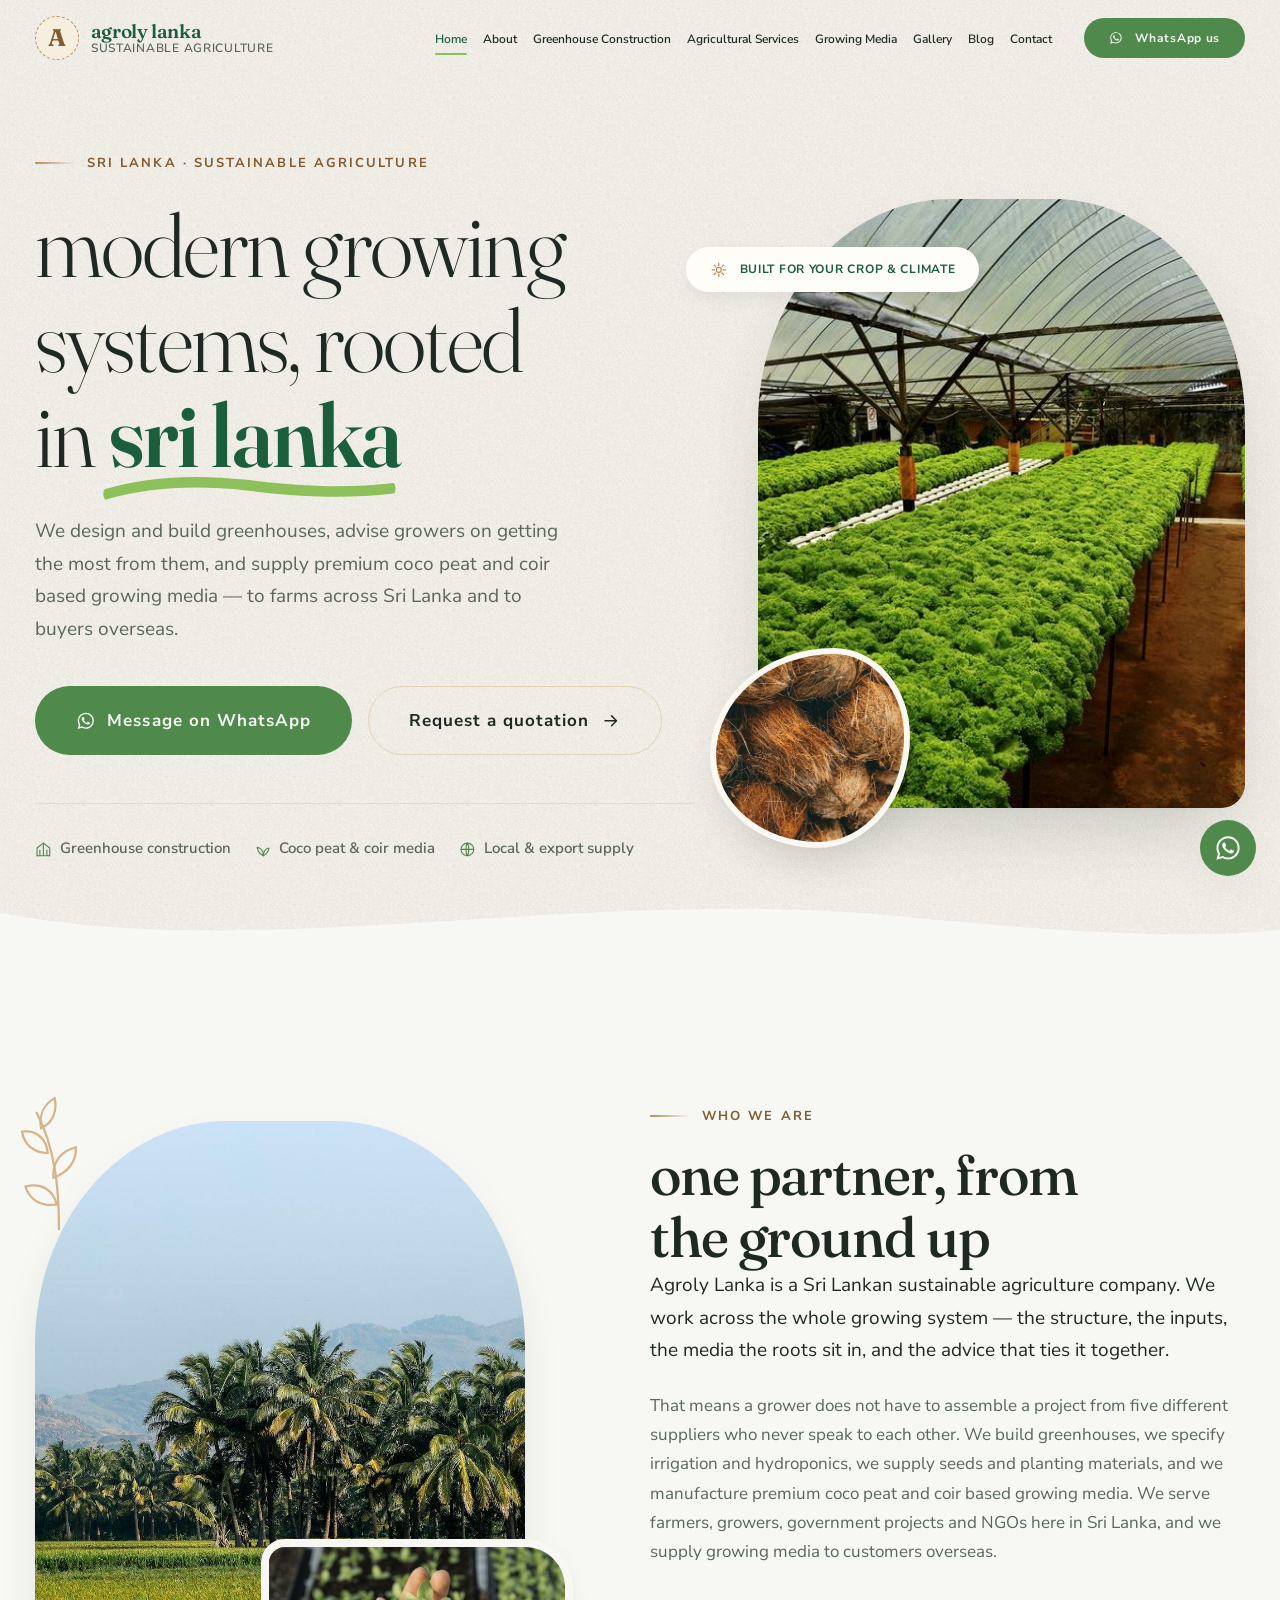
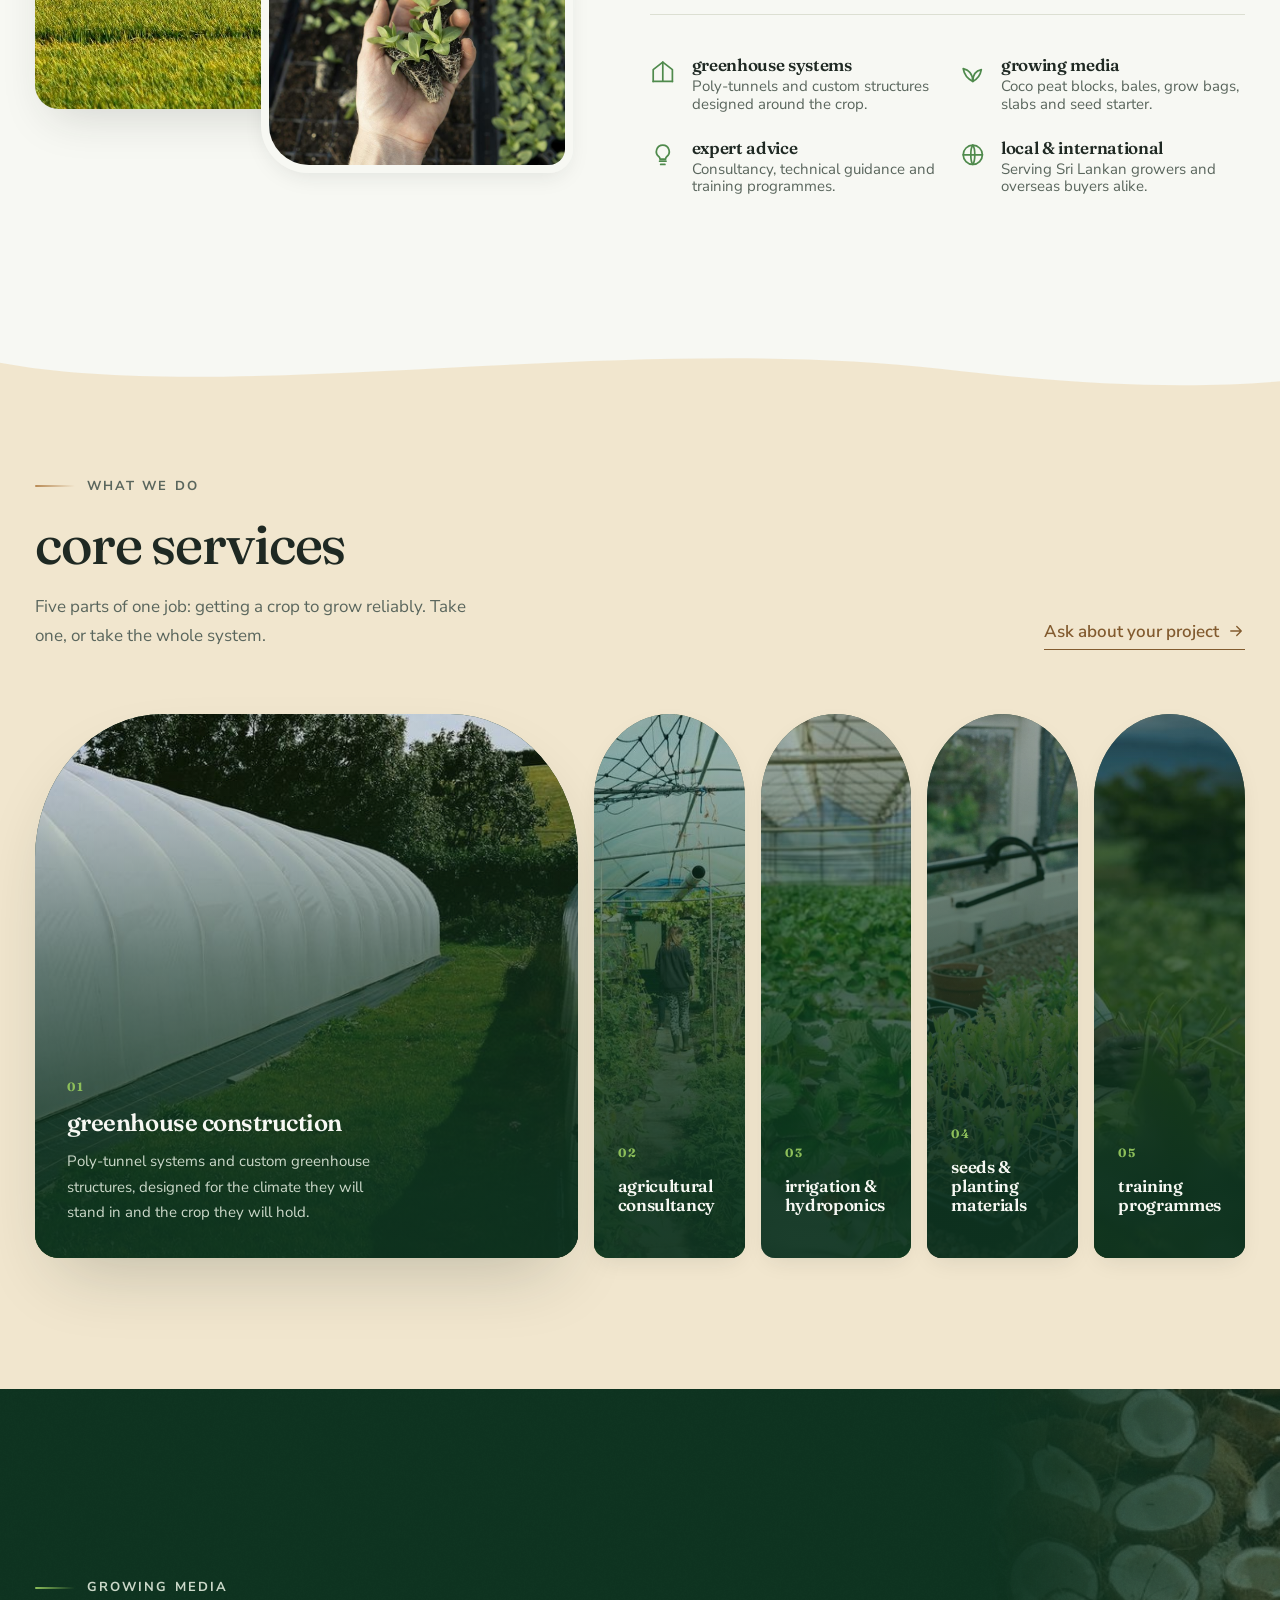
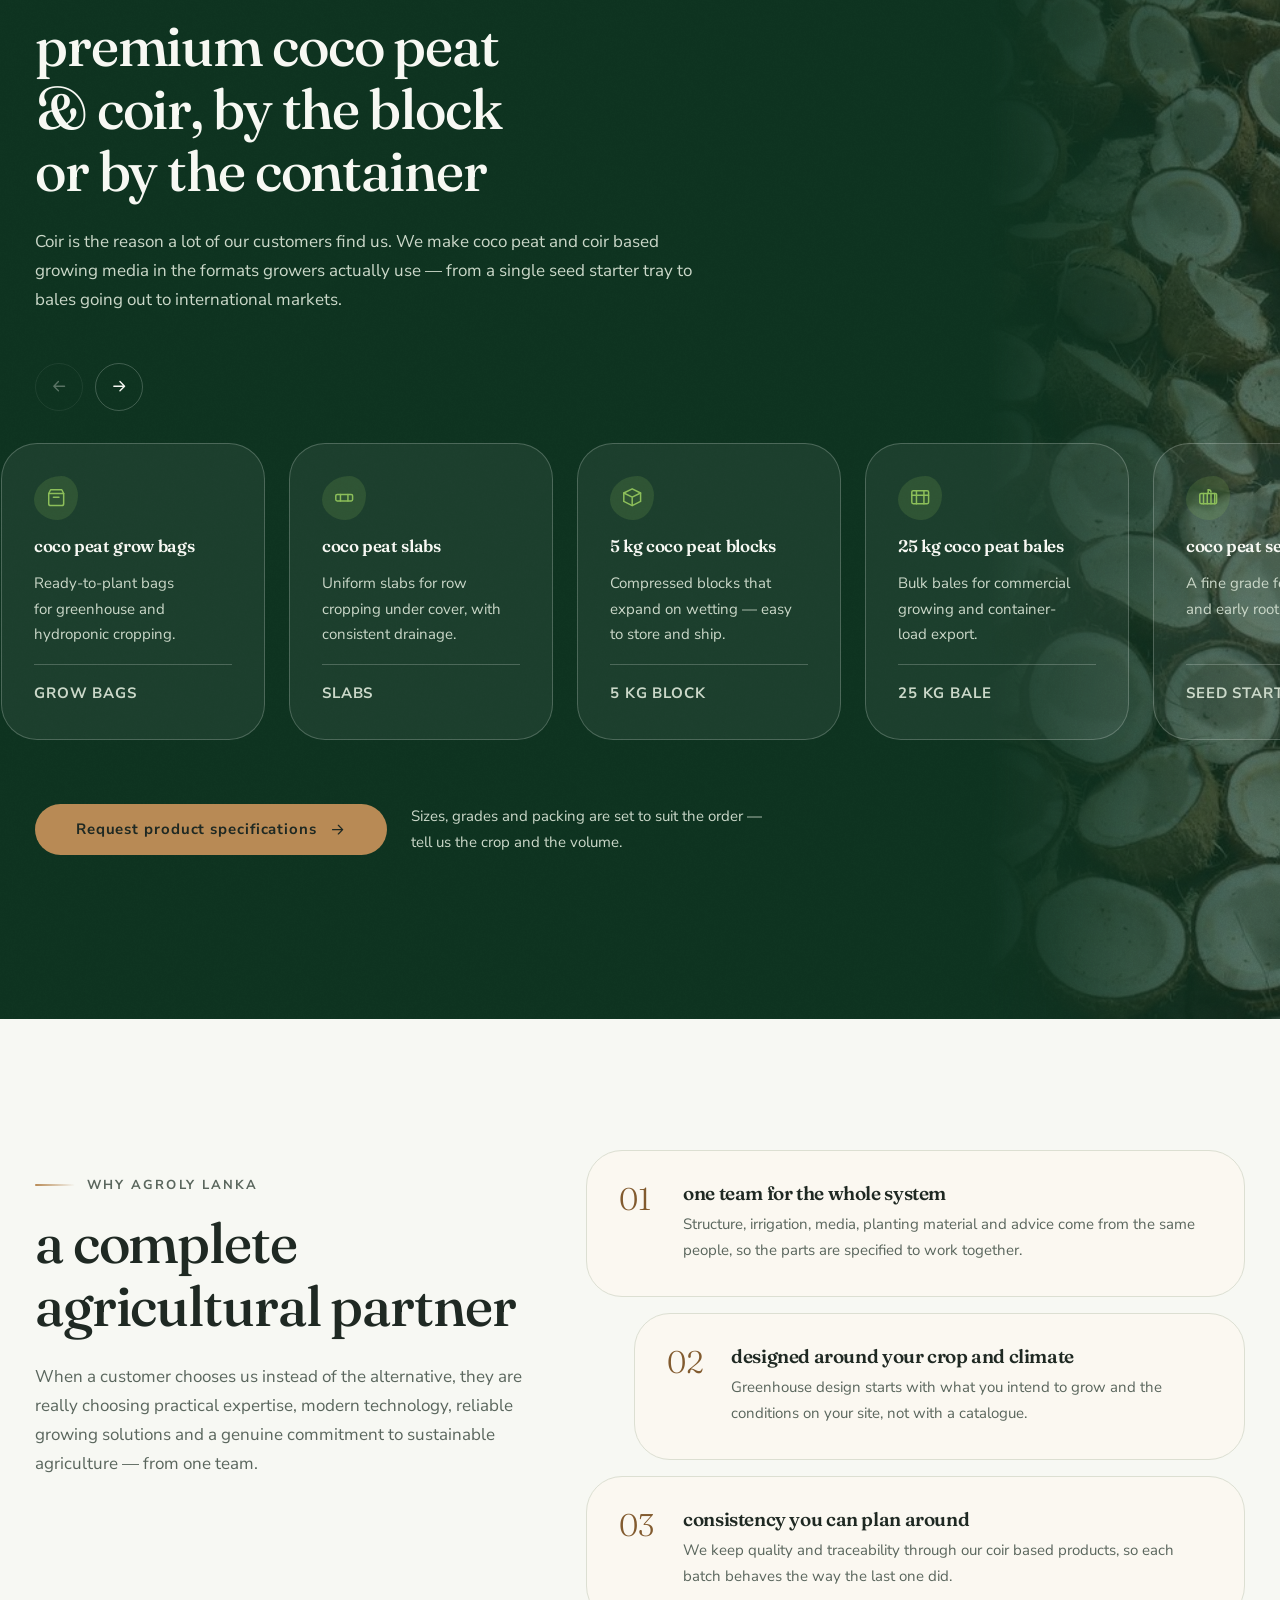
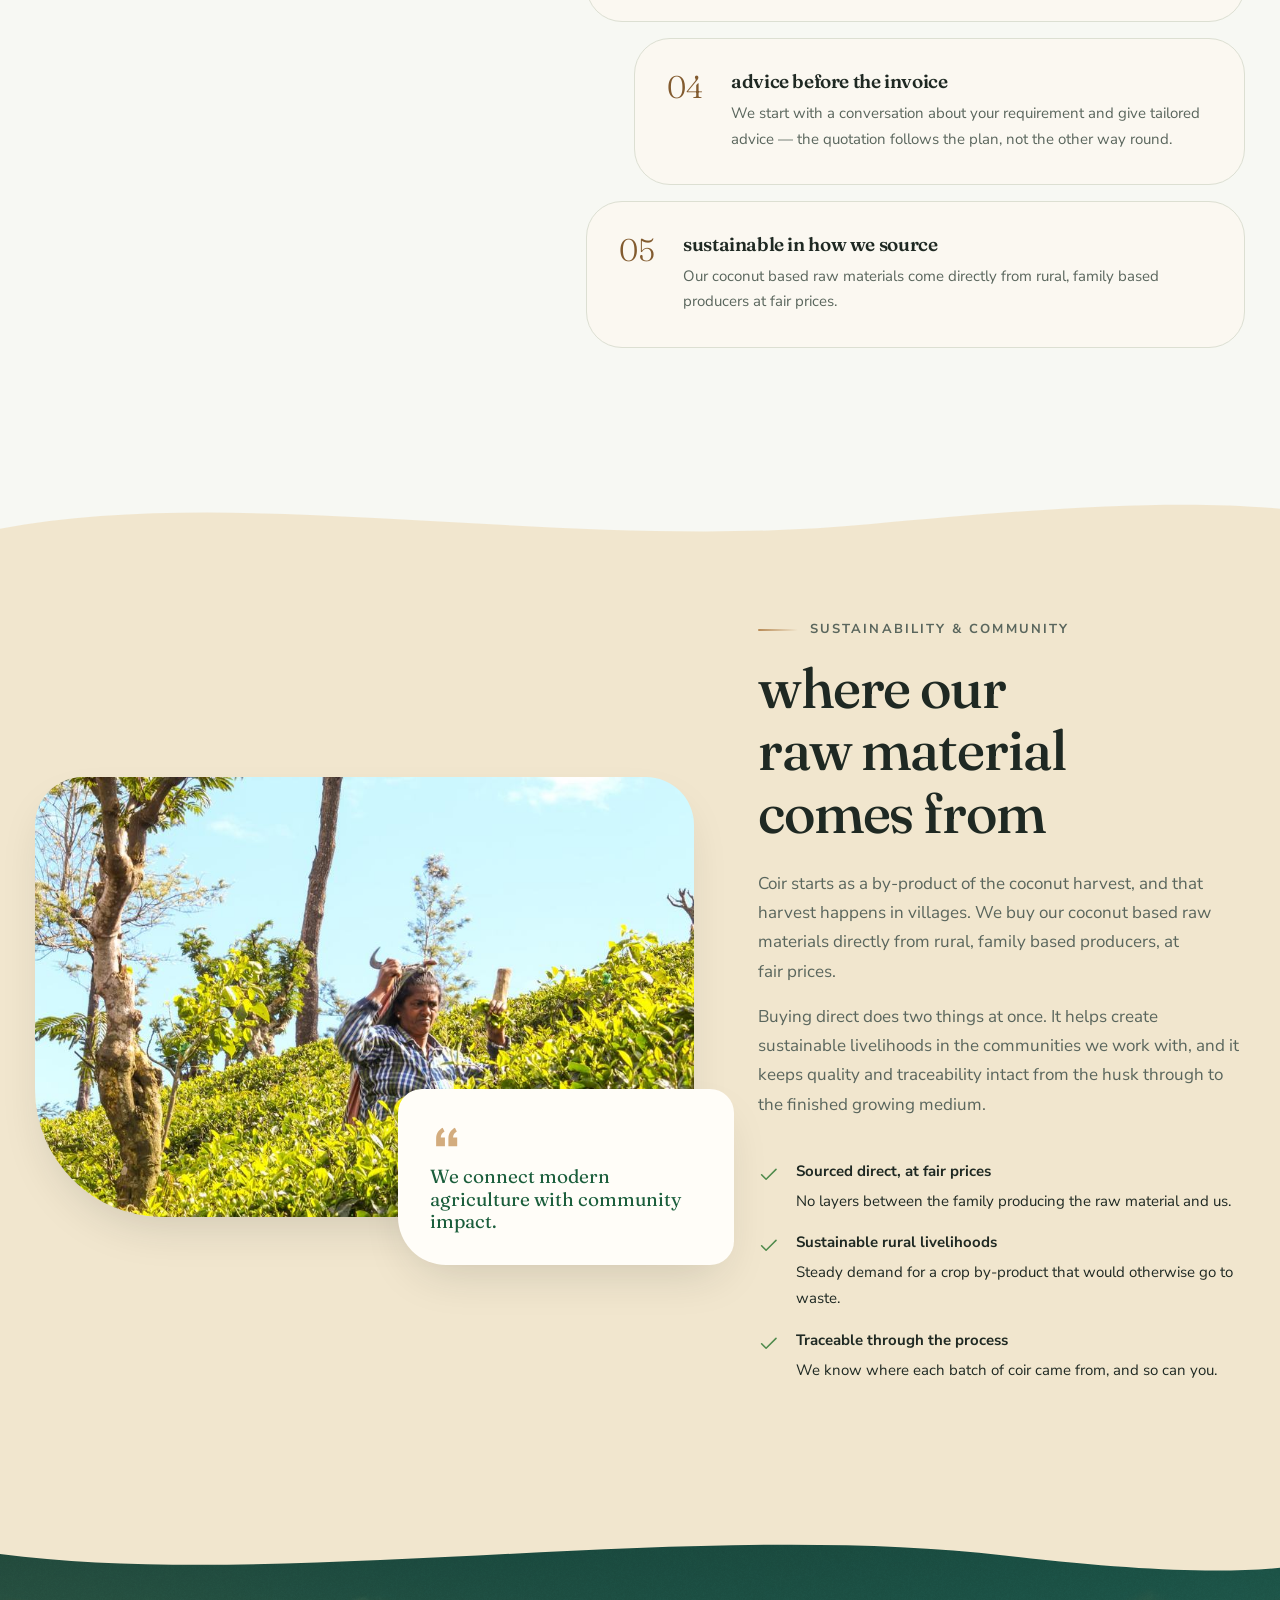
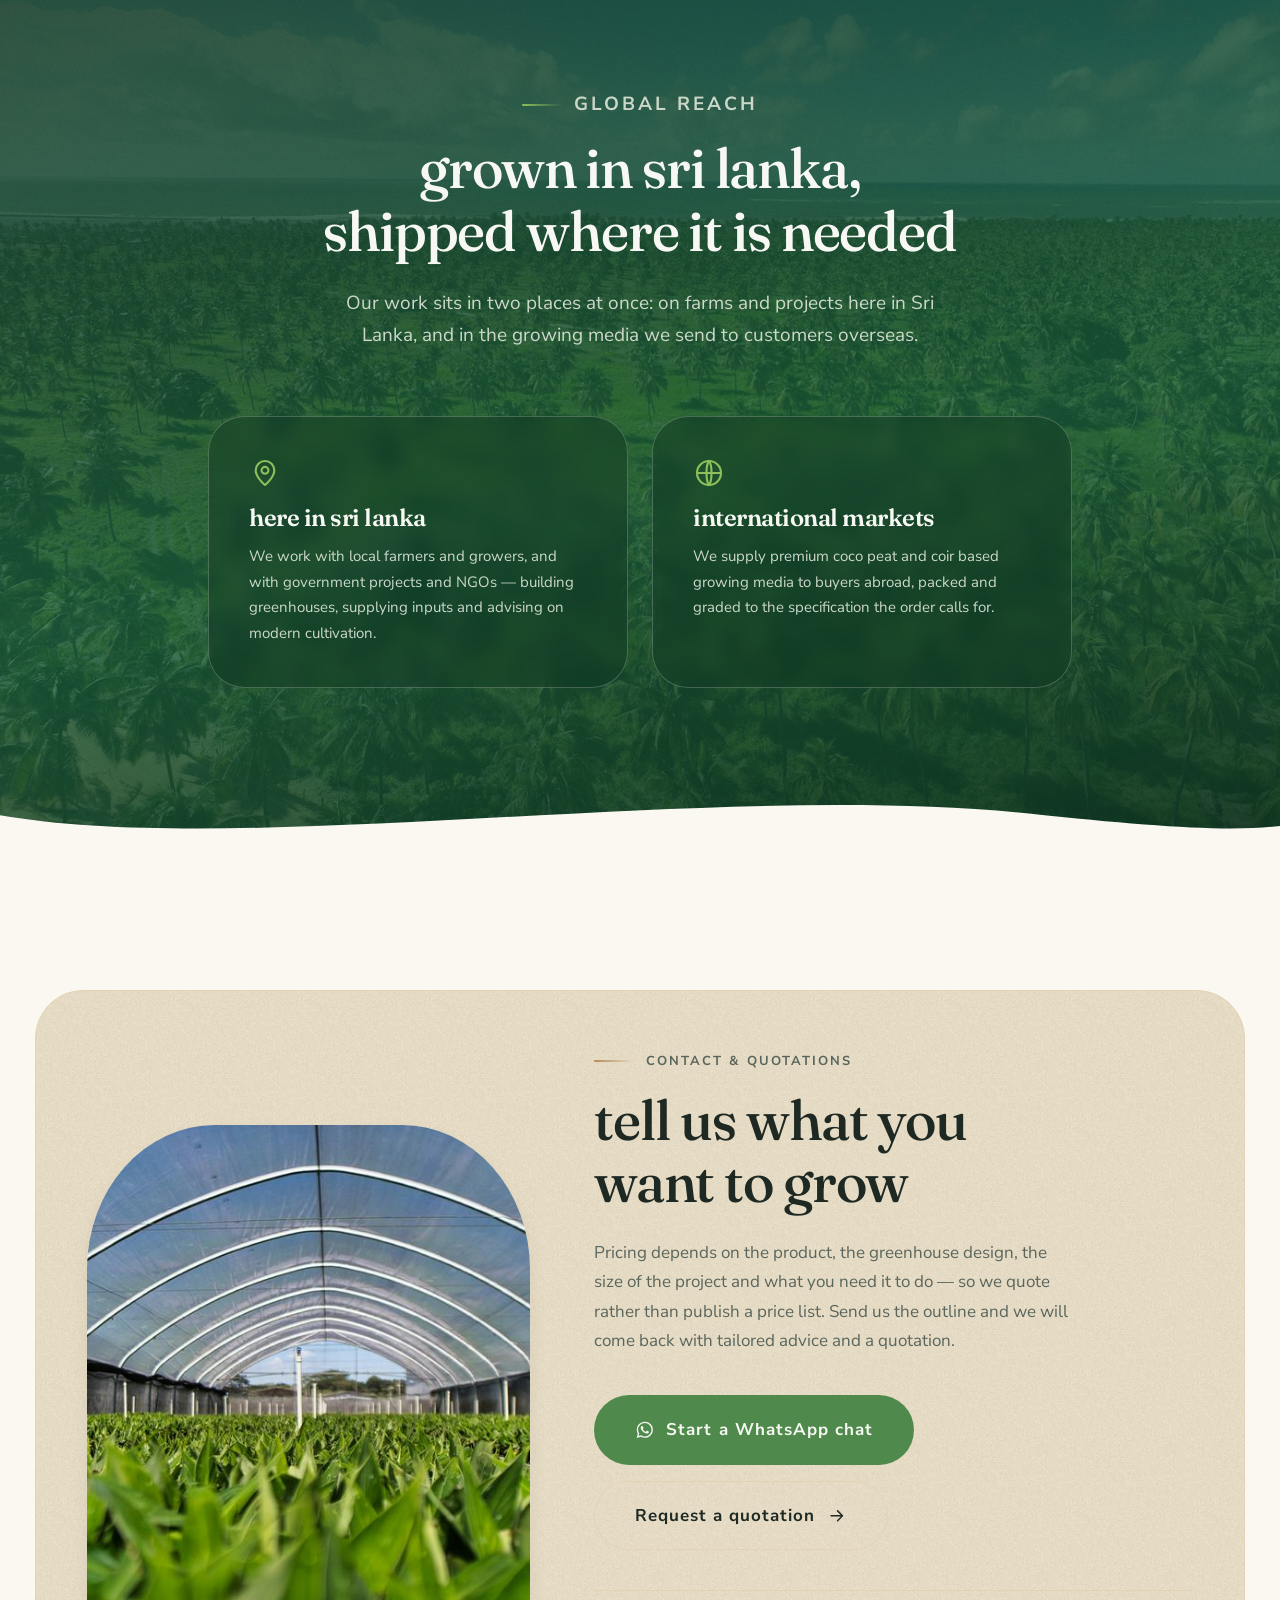
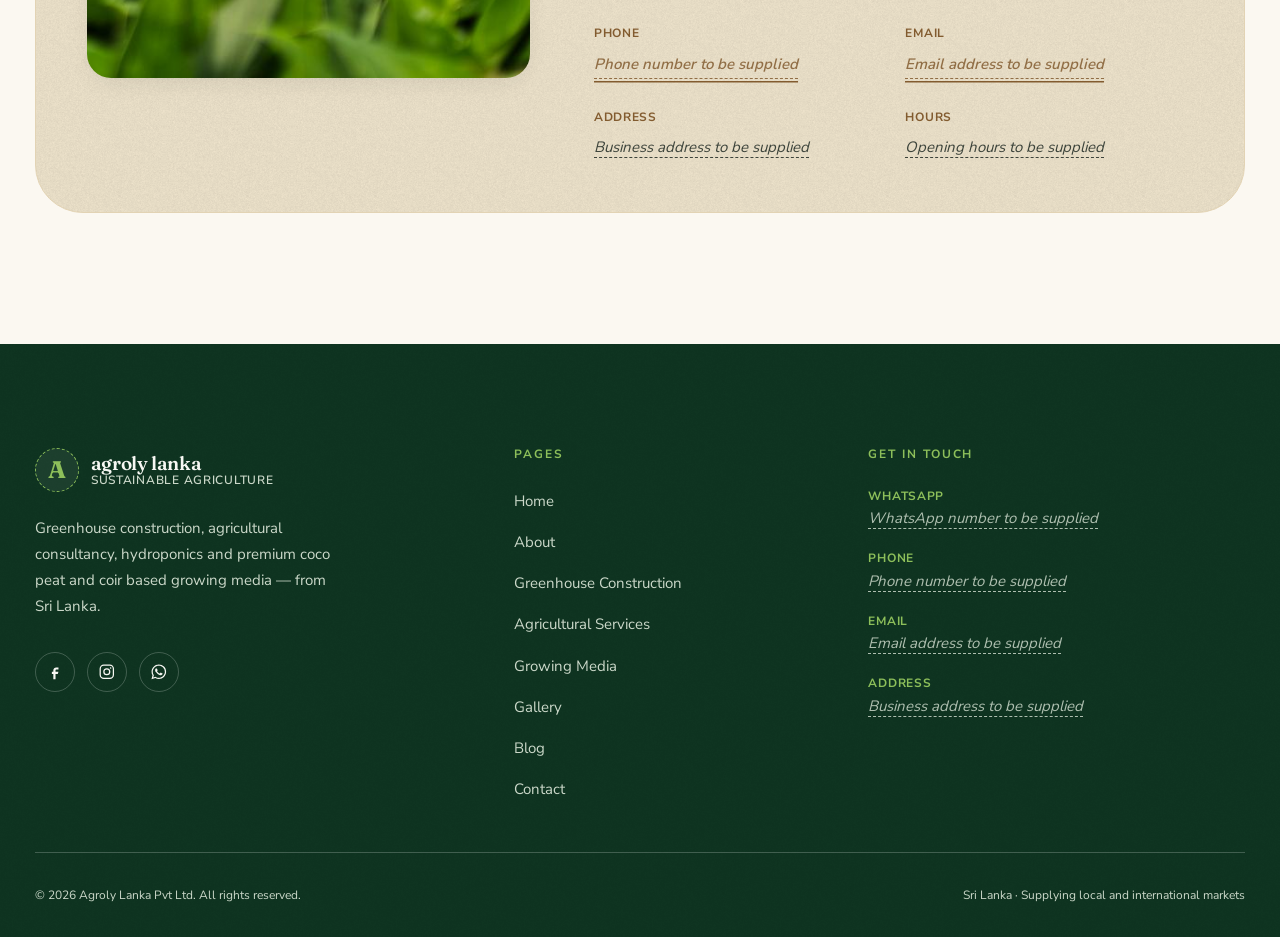
<file: index.html>
<!DOCTYPE html>
<html lang="en">
<head>
<meta charset="utf-8">
<meta name="viewport" content="width=device-width, initial-scale=1">
<title>Agroly Lanka — Greenhouse Construction &amp; Coco Peat Growing Media | Sri Lanka</title>
<meta name="description" content="Agroly Lanka designs and builds greenhouses, advises growers, and supplies premium coco peat and coir based growing media to farms across Sri Lanka and to buyers worldwide.">
<meta name="theme-color" content="#1B5E3C">

<meta property="og:type" content="website">
<meta property="og:title" content="Agroly Lanka — Sustainable Agriculture, Sri Lanka">
<meta property="og:description" content="Greenhouse construction, agricultural consultancy, hydroponics and premium coco peat and coir growing media.">
<meta property="og:image" content="assets/images/hero-greenhouse-rows-1500w.jpg">

<link rel="icon" href="assets/icons/favicon.svg" type="image/svg+xml">
<link rel="preload" href="assets/fonts/fraunces-300-700-latin.woff2" as="font" type="font/woff2" crossorigin>
<link rel="preload" href="assets/fonts/nunito-sans-300-700-latin.woff2" as="font" type="font/woff2" crossorigin>

<link rel="stylesheet" href="css/tokens.css">
<link rel="stylesheet" href="css/base.css">
<link rel="stylesheet" href="css/components.css">
<link rel="stylesheet" href="css/sections.css">

<!-- Reveal-on-scroll starts hidden; without JS it must never stay that way. -->
<noscript>
  <style>
    .reveal { opacity: 1 !important; transform: none !important; }
    .accordion__text { max-block-size: 12rem !important; opacity: 1 !important; }
  </style>
</noscript>

<!--
  ===========================================================================
  PLACEHOLDERS TO REPLACE BEFORE LAUNCH
  ---------------------------------------------------------------------------
  1. LOGO      — two slots, in the header and footer. Search for "LOGO SLOT".
                 Replace the .logo__slot span with an img tag pointing at the
                 supplied logo file, e.g. assets/images/logo.svg
  2. WhatsApp  — every href="https://wa.me/94XXXXXXXXX" (search for "94XXXXXXXXX")
  3. Phone     — every href="tel:+94XXXXXXXXX"
  4. Email     — every href="mailto:hello@example.com"
  5. Address   — marked with class="placeholder"
  6. Hours     — marked with class="placeholder"
  7. Socials   — Facebook / Instagram hrefs in the footer
  Every unresolved item is visually marked with a dashed underline
  (class="placeholder") so nothing ships by accident.
  ===========================================================================
-->
</head>

<body>
<a class="skip-link" href="#main">Skip to content</a>

<!-- ======================================================================
     HEADER
     ====================================================================== -->
<header class="header" id="header">
  <div class="shell shell--wide header__inner">

    <a class="logo" href="index.html" aria-label="Agroly Lanka — home">
      <!-- LOGO SLOT — replace this span with the supplied logo file -->
      <span class="logo__slot" aria-hidden="true">A</span>
      <span class="logo__text">
        <span class="logo__name">Agroly Lanka</span>
        <span class="logo__tagline">Sustainable Agriculture</span>
      </span>
    </a>

    <nav class="nav" id="nav" aria-label="Primary">
      <ul class="nav__list">
        <li><a class="nav__link" href="index.html" aria-current="page">Home</a></li>
        <li><a class="nav__link" href="about.html">About</a></li>
        <li><a class="nav__link" href="greenhouse-construction.html">Greenhouse Construction</a></li>
        <li><a class="nav__link" href="agricultural-services.html">Agricultural Services</a></li>
        <li><a class="nav__link" href="growing-media.html">Growing Media</a></li>
        <li><a class="nav__link" href="gallery.html">Gallery</a></li>
        <li><a class="nav__link" href="blog.html">Blog</a></li>
        <li><a class="nav__link" href="contact.html">Contact</a></li>
      </ul>
      <a class="btn btn--whatsapp btn--sm nav__cta" href="https://wa.me/94XXXXXXXXX">
        <svg class="btn__icon" viewBox="0 0 24 24" fill="currentColor" aria-hidden="true"><path d="M12.04 2C6.58 2 2.13 6.45 2.13 11.91c0 1.75.46 3.45 1.32 4.95L2 22l5.25-1.38a9.9 9.9 0 0 0 4.79 1.22h.01c5.46 0 9.91-4.45 9.91-9.91 0-2.65-1.03-5.14-2.9-7.01A9.82 9.82 0 0 0 12.04 2Zm0 18.15h-.01a8.2 8.2 0 0 1-4.19-1.15l-.3-.18-3.12.82.83-3.04-.2-.31a8.2 8.2 0 0 1-1.26-4.38c0-4.54 3.7-8.24 8.25-8.24 2.2 0 4.27.86 5.83 2.42a8.19 8.19 0 0 1 2.41 5.83c0 4.54-3.7 8.23-8.24 8.23Zm4.52-6.16c-.25-.12-1.47-.72-1.69-.81-.23-.08-.39-.12-.56.13-.16.24-.64.8-.78.97-.15.16-.29.18-.53.06-.25-.12-1.05-.39-1.99-1.23-.74-.66-1.23-1.47-1.38-1.72-.14-.25-.01-.38.11-.5.11-.11.25-.29.37-.43.13-.15.17-.25.25-.41.08-.17.04-.31-.02-.43-.06-.12-.56-1.34-.76-1.84-.2-.48-.4-.42-.56-.43h-.47c-.17 0-.43.06-.66.31-.22.25-.86.85-.86 2.07 0 1.22.89 2.4 1.01 2.56.12.17 1.75 2.67 4.23 3.74.59.26 1.05.41 1.41.52.59.19 1.13.16 1.56.1.47-.07 1.47-.6 1.67-1.18.21-.58.21-1.07.15-1.18-.06-.11-.22-.17-.47-.29Z"/></svg>
        WhatsApp us
      </a>
    </nav>

    <button class="nav-toggle" id="navToggle" type="button" aria-expanded="false" aria-controls="nav" aria-label="Open menu">
      <span class="nav-toggle__bars" aria-hidden="true"></span>
    </button>

  </div>
</header>
<div class="nav-scrim" id="navScrim" hidden></div>


<main id="main">

<!-- ======================================================================
     1. HERO
     ====================================================================== -->
<section class="hero grain" aria-labelledby="hero-title">
  <span class="wash wash--sage hero__wash-a is-drifting" aria-hidden="true"></span>
  <span class="wash wash--clay hero__wash-b is-drifting" aria-hidden="true"></span>

  <div class="shell shell--wide hero__grid">

    <div class="hero__body">
      <p class="eyebrow">Sri Lanka &middot; Sustainable agriculture</p>

      <h1 class="hero__title" id="hero-title">
        Modern growing systems, rooted in
        <em>Sri&nbsp;Lanka
          <svg class="hero__underline" viewBox="0 0 400 20" preserveAspectRatio="none" aria-hidden="true">
            <path d="M4 14C60 6 120 4 196 8c70 4 130 6 200 2"/>
          </svg>
        </em>
      </h1>

      <p class="hero__lede">
        We design and build greenhouses, advise growers on getting the most from
        them, and supply premium coco peat and coir based growing media — to
        farms across Sri Lanka and to buyers overseas.
      </p>

      <div class="hero__actions">
        <a class="btn btn--whatsapp btn--lg" href="https://wa.me/94XXXXXXXXX">
          <svg class="btn__icon" viewBox="0 0 24 24" fill="currentColor" aria-hidden="true"><path d="M12.04 2C6.58 2 2.13 6.45 2.13 11.91c0 1.75.46 3.45 1.32 4.95L2 22l5.25-1.38a9.9 9.9 0 0 0 4.79 1.22h.01c5.46 0 9.91-4.45 9.91-9.91 0-2.65-1.03-5.14-2.9-7.01A9.82 9.82 0 0 0 12.04 2Zm0 18.15h-.01a8.2 8.2 0 0 1-4.19-1.15l-.3-.18-3.12.82.83-3.04-.2-.31a8.2 8.2 0 0 1-1.26-4.38c0-4.54 3.7-8.24 8.25-8.24 2.2 0 4.27.86 5.83 2.42a8.19 8.19 0 0 1 2.41 5.83c0 4.54-3.7 8.23-8.24 8.23Zm4.52-6.16c-.25-.12-1.47-.72-1.69-.81-.23-.08-.39-.12-.56.13-.16.24-.64.8-.78.97-.15.16-.29.18-.53.06-.25-.12-1.05-.39-1.99-1.23-.74-.66-1.23-1.47-1.38-1.72-.14-.25-.01-.38.11-.5.11-.11.25-.29.37-.43.13-.15.17-.25.25-.41.08-.17.04-.31-.02-.43-.06-.12-.56-1.34-.76-1.84-.2-.48-.4-.42-.56-.43h-.47c-.17 0-.43.06-.66.31-.22.25-.86.85-.86 2.07 0 1.22.89 2.4 1.01 2.56.12.17 1.75 2.67 4.23 3.74.59.26 1.05.41 1.41.52.59.19 1.13.16 1.56.1.47-.07 1.47-.6 1.67-1.18.21-.58.21-1.07.15-1.18-.06-.11-.22-.17-.47-.29Z"/></svg>
          Message on WhatsApp
        </a>
        <a class="btn btn--ghost btn--lg" href="#quote">
          Request a quotation
          <svg class="btn__icon btn__icon--arrow" viewBox="0 0 24 24" fill="none" stroke="currentColor" stroke-width="1.8" stroke-linecap="round" stroke-linejoin="round" aria-hidden="true"><path d="M5 12h13M13 6l6 6-6 6"/></svg>
        </a>
      </div>

      <ul class="hero__chips">
        <li class="hero__chip">
          <svg viewBox="0 0 24 24" fill="none" stroke="currentColor" stroke-width="1.6" stroke-linecap="round" stroke-linejoin="round" aria-hidden="true"><path d="M3 21V10l9-7 9 7v11"/><path d="M3 21h18M12 3v18M7 21v-8M17 21v-8"/></svg>
          Greenhouse construction
        </li>
        <li class="hero__chip">
          <svg viewBox="0 0 24 24" fill="none" stroke="currentColor" stroke-width="1.6" stroke-linecap="round" stroke-linejoin="round" aria-hidden="true"><path d="M12 21c0-6 3-10 8-11-1 6-4 9-8 11Z"/><path d="M12 21C12 14 8 10 3 9c1 6 5 10 9 12Z"/><path d="M12 21v-3"/></svg>
          Coco peat &amp; coir media
        </li>
        <li class="hero__chip">
          <svg viewBox="0 0 24 24" fill="none" stroke="currentColor" stroke-width="1.6" stroke-linecap="round" stroke-linejoin="round" aria-hidden="true"><circle cx="12" cy="12" r="9"/><path d="M3 12h18M12 3c2.5 3 2.5 15 0 18M12 3c-2.5 3-2.5 15 0 18"/></svg>
          Local &amp; export supply
        </li>
      </ul>
    </div>

    <div class="hero__visual">
      <p class="hero__note">
        <svg viewBox="0 0 24 24" fill="none" stroke="currentColor" stroke-width="1.7" stroke-linecap="round" stroke-linejoin="round" aria-hidden="true"><path d="M12 3v3M12 18v3M3 12h3M18 12h3M5.6 5.6l2.1 2.1M16.3 16.3l2.1 2.1M18.4 5.6l-2.1 2.1M7.7 16.3l-2.1 2.1"/><circle cx="12" cy="12" r="3.4"/></svg>
        Built for your crop &amp; climate
      </p>

      <div class="arch hero__frame">
        <img
          src="assets/images/hero-greenhouse-rows-1500w.jpg"
          srcset="assets/images/hero-greenhouse-rows-900w.jpg 900w,
                  assets/images/hero-greenhouse-rows-1500w.jpg 1500w,
                  assets/images/hero-greenhouse-rows-2100w.jpg 2100w"
          sizes="(max-width: 64rem) 90vw, 42vw"
          alt="Long rows of leafy green crops growing under a naturally lit poly-tunnel greenhouse"
          width="1500" height="1000" fetchpriority="high" decoding="async">
      </div>

      <div class="blob hero__inset is-drifting">
        <img src="assets/images/coir-coconut-husks-800w.jpg"
             alt="Husked coconuts showing the brown coir fibre used to make coco peat"
             width="800" height="1066" loading="lazy" decoding="async">
      </div>
    </div>

  </div>

  <svg class="wave wave--bottom wave--paper" viewBox="0 0 1440 100" preserveAspectRatio="none" aria-hidden="true">
    <path fill="currentColor" d="M0,30 C300,96 660,-6 1010,34 C1200,56 1330,64 1440,52 L1440,101 L0,101 Z"/>
  </svg>
</section>


<!-- ======================================================================
     2. WHO WE ARE
     ====================================================================== -->
<section class="who" aria-labelledby="who-title">
  <div class="shell shell--wide who__grid">

    <div class="who__media reveal">
      <svg class="who__sprig" viewBox="0 0 100 120" fill="none" stroke="currentColor" stroke-width="2" stroke-linecap="round" aria-hidden="true">
        <path d="M50 118C50 80 46 44 30 14"/>
        <path d="M48 96c-14 2-24-4-28-16 14-4 25 3 28 16Z"/>
        <path d="M45 72c12-4 21-14 20-27-13 3-21 13-20 27Z"/>
        <path d="M40 50c-12 0-21-7-23-19 12-2 22 6 23 19Z"/>
        <path d="M34 28c10-5 15-15 12-27-10 6-14 16-12 27Z"/>
      </svg>

      <div class="who__media-main">
        <img
          src="assets/images/who-paddy-palms-portrait.jpg"
          sizes="(max-width: 64rem) 88vw, 38vw"
          alt="Green paddy fields fringed by coconut palms with misted hills behind"
          width="878" height="1054" loading="lazy" decoding="async">
      </div>

      <div class="who__media-sub">
        <img src="assets/images/seedling-in-hand.jpg"
             alt="A hand holding a young seedling with its root plug above a tray of seedlings"
             width="900" height="1350" loading="lazy" decoding="async">
      </div>
    </div>

    <div class="who__body reveal" style="--reveal-delay: 120ms">
      <p class="eyebrow">Who we are</p>
      <h2 id="who-title">One partner, from the ground up</h2>

      <p class="who__lede">
        Agroly Lanka is a Sri Lankan sustainable agriculture company. We work
        across the whole growing system — the structure, the inputs, the media
        the roots sit in, and the advice that ties it together.
      </p>
      <p class="who__text">
        That means a grower does not have to assemble a project from five
        different suppliers who never speak to each other. We build greenhouses,
        we specify irrigation and hydroponics, we supply seeds and planting
        materials, and we manufacture premium coco peat and coir based growing
        media. We serve farmers, growers, government projects and NGOs here in
        Sri Lanka, and we supply growing media to customers overseas.
      </p>

      <div class="who__pillars">
        <div class="who__pillar">
          <svg viewBox="0 0 24 24" fill="none" stroke="currentColor" stroke-width="1.6" stroke-linecap="round" stroke-linejoin="round" aria-hidden="true"><path d="M3 21V10l9-7 9 7v11"/><path d="M3 21h18M12 3v18"/></svg>
          <div>
            <h3>Greenhouse systems</h3>
            <p>Poly-tunnels and custom structures designed around the crop.</p>
          </div>
        </div>
        <div class="who__pillar">
          <svg viewBox="0 0 24 24" fill="none" stroke="currentColor" stroke-width="1.6" stroke-linecap="round" stroke-linejoin="round" aria-hidden="true"><path d="M12 21c0-6 3-10 8-11-1 6-4 9-8 11Z"/><path d="M12 21C12 14 8 10 3 9c1 6 5 10 9 12Z"/></svg>
          <div>
            <h3>Growing media</h3>
            <p>Coco peat blocks, bales, grow bags, slabs and seed starter.</p>
          </div>
        </div>
        <div class="who__pillar">
          <svg viewBox="0 0 24 24" fill="none" stroke="currentColor" stroke-width="1.6" stroke-linecap="round" stroke-linejoin="round" aria-hidden="true"><path d="M9 18h6M10 21h4"/><path d="M12 3a6 6 0 0 0-3.6 10.8c.6.45.9 1.1.9 1.8v.4h5.4v-.4c0-.7.3-1.35.9-1.8A6 6 0 0 0 12 3Z"/></svg>
          <div>
            <h3>Expert advice</h3>
            <p>Consultancy, technical guidance and training programmes.</p>
          </div>
        </div>
        <div class="who__pillar">
          <svg viewBox="0 0 24 24" fill="none" stroke="currentColor" stroke-width="1.6" stroke-linecap="round" stroke-linejoin="round" aria-hidden="true"><circle cx="12" cy="12" r="9"/><path d="M3 12h18M12 3c2.5 3 2.5 15 0 18M12 3c-2.5 3-2.5 15 0 18"/></svg>
          <div>
            <h3>Local &amp; international</h3>
            <p>Serving Sri Lankan growers and overseas buyers alike.</p>
          </div>
        </div>
      </div>
    </div>

  </div>
</section>


<!-- ======================================================================
     3. CORE SERVICES — expanding accordion
     ====================================================================== -->
<section class="services" aria-labelledby="services-title">
  <svg class="wave wave--top wave--paper" viewBox="0 0 1440 100" preserveAspectRatio="none" aria-hidden="true">
    <path fill="currentColor" d="M0,52 C260,-4 700,92 1060,44 C1220,22 1340,18 1440,28 L1440,101 L0,101 Z"/>
  </svg>

  <div class="shell shell--wide">
    <div class="services__head reveal">
      <div>
        <p class="eyebrow">What we do</p>
        <h2 id="services-title">Core services</h2>
        <p>
          Five parts of one job: getting a crop to grow reliably. Take one, or
          take the whole system.
        </p>
      </div>
      <a class="link-underline" href="#quote">
        Ask about your project
        <svg viewBox="0 0 24 24" width="18" height="18" fill="none" stroke="currentColor" stroke-width="1.8" stroke-linecap="round" stroke-linejoin="round" aria-hidden="true"><path d="M5 12h13M13 6l6 6-6 6"/></svg>
      </a>
    </div>

    <div class="accordion reveal" id="accordion">

      <button class="accordion__panel is-active" type="button" aria-expanded="true">
        <img src="assets/images/greenhouse-exterior.jpg" alt="A white poly-tunnel greenhouse standing in a green field" width="900" height="597" loading="lazy" decoding="async">
        <span class="accordion__content">
          <span class="accordion__num">01</span>
          <span class="accordion__title">Greenhouse construction</span>
          <span class="accordion__text">
            Poly-tunnel systems and custom greenhouse structures, designed for
            the climate they will stand in and the crop they will hold.
          </span>
        </span>
      </button>

      <button class="accordion__panel" type="button" aria-expanded="false">
        <img src="assets/images/service-consultancy.jpg" alt="A grower walking between densely planted beds inside a poly-tunnel" width="900" height="675" loading="lazy" decoding="async">
        <span class="accordion__content">
          <span class="accordion__num">02</span>
          <span class="accordion__title">Agricultural consultancy</span>
          <span class="accordion__text">
            Advisory and technical guidance on cultivation, greenhouse
            operation and getting a better result from the ground you have.
          </span>
        </span>
      </button>

      <button class="accordion__panel" type="button" aria-expanded="false">
        <img src="assets/images/service-hydroponics.jpg" alt="Strawberry plants growing in raised hydroponic troughs inside a greenhouse" width="900" height="507" loading="lazy" decoding="async">
        <span class="accordion__content">
          <span class="accordion__num">03</span>
          <span class="accordion__title">Irrigation &amp; hydroponics</span>
          <span class="accordion__text">
            Irrigation solutions and hydroponic systems, matched to your water,
            your layout and the way you want to work.
          </span>
        </span>
      </button>

      <button class="accordion__panel" type="button" aria-expanded="false">
        <img src="assets/images/service-nursery.jpg" alt="Trays of young seedlings on nursery benches" width="900" height="1346" loading="lazy" decoding="async">
        <span class="accordion__content">
          <span class="accordion__num">04</span>
          <span class="accordion__title">Seeds &amp; planting materials</span>
          <span class="accordion__text">
            Seeds, plant nursery products and planting materials, supplied
            alongside the media and the structure they will grow in.
          </span>
        </span>
      </button>

      <button class="accordion__panel" type="button" aria-expanded="false">
        <img src="assets/images/service-training.jpg" alt="A farmer tending leafy crops in an open field" width="900" height="601" loading="lazy" decoding="async">
        <span class="accordion__content">
          <span class="accordion__num">05</span>
          <span class="accordion__title">Training programmes</span>
          <span class="accordion__text">
            Practical training in modern cultivation, so your team can run the
            system confidently after we hand it over.
          </span>
        </span>
      </button>

    </div>
  </div>
</section>


<!-- ======================================================================
     4. GROWING MEDIA — full-bleed breakout with product slider
     ====================================================================== -->
<section class="media grain grain--dark" aria-labelledby="media-title">
  <span class="wash wash--sprout media__wash is-drifting" aria-hidden="true"></span>

  <div class="media__bleed" aria-hidden="true">
    <img src="assets/images/copra-drying-1400w.jpg" alt="" width="1400" height="933" loading="lazy" decoding="async">
  </div>

  <div class="shell shell--wide">

    <div class="media__head reveal">
      <p class="eyebrow eyebrow--inverse">Growing media</p>
      <h2 id="media-title">Premium coco peat &amp; coir, by the block or by the container</h2>
      <p>
        Coir is the reason a lot of our customers find us. We make coco peat and
        coir based growing media in the formats growers actually use — from a
        single seed starter tray to bales going out to international markets.
      </p>
    </div>

    <div class="media__controls">
      <button class="slider-btn" type="button" id="mediaPrev" aria-label="Previous products">
        <svg viewBox="0 0 24 24" fill="none" stroke="currentColor" stroke-width="1.8" stroke-linecap="round" stroke-linejoin="round" aria-hidden="true"><path d="M19 12H6M11 18l-6-6 6-6"/></svg>
      </button>
      <button class="slider-btn" type="button" id="mediaNext" aria-label="Next products">
        <svg viewBox="0 0 24 24" fill="none" stroke="currentColor" stroke-width="1.8" stroke-linecap="round" stroke-linejoin="round" aria-hidden="true"><path d="M5 12h13M13 6l6 6-6 6"/></svg>
      </button>
    </div>

    <ul class="slider" id="mediaSlider" tabindex="0" aria-label="Coco peat and coir products, scrollable">

      <li class="product">
        <span class="product__mark" aria-hidden="true">
          <svg viewBox="0 0 24 24" fill="none" stroke="currentColor" stroke-width="1.6" stroke-linecap="round" stroke-linejoin="round"><path d="M4 8h16v11a2 2 0 0 1-2 2H6a2 2 0 0 1-2-2V8Z"/><path d="M4 8l2-4h12l2 4M9 12h6"/></svg>
        </span>
        <h3>Coco peat grow bags</h3>
        <p>Ready-to-plant bags for greenhouse and hydroponic cropping.</p>
        <p class="product__spec">Grow bags</p>
      </li>

      <li class="product">
        <span class="product__mark" aria-hidden="true">
          <svg viewBox="0 0 24 24" fill="none" stroke="currentColor" stroke-width="1.6" stroke-linecap="round" stroke-linejoin="round"><rect x="3" y="9" width="18" height="7" rx="1.5"/><path d="M8 9v7M16 9v7"/></svg>
        </span>
        <h3>Coco peat slabs</h3>
        <p>Uniform slabs for row cropping under cover, with consistent drainage.</p>
        <p class="product__spec">Slabs</p>
      </li>

      <li class="product">
        <span class="product__mark" aria-hidden="true">
          <svg viewBox="0 0 24 24" fill="none" stroke="currentColor" stroke-width="1.6" stroke-linecap="round" stroke-linejoin="round"><path d="M12 3 3 7.5v9L12 21l9-4.5v-9L12 3Z"/><path d="M3 7.5 12 12l9-4.5M12 12v9"/></svg>
        </span>
        <h3>5 kg coco peat blocks</h3>
        <p>Compressed blocks that expand on wetting — easy to store and ship.</p>
        <p class="product__spec">5 kg block</p>
      </li>

      <li class="product">
        <span class="product__mark" aria-hidden="true">
          <svg viewBox="0 0 24 24" fill="none" stroke="currentColor" stroke-width="1.6" stroke-linecap="round" stroke-linejoin="round"><rect x="3" y="5" width="18" height="14" rx="1.5"/><path d="M3 10h18M8 5v14M16 5v14"/></svg>
        </span>
        <h3>25 kg coco peat bales</h3>
        <p>Bulk bales for commercial growing and container-load export.</p>
        <p class="product__spec">25 kg bale</p>
      </li>

      <li class="product">
        <span class="product__mark" aria-hidden="true">
          <svg viewBox="0 0 24 24" fill="none" stroke="currentColor" stroke-width="1.6" stroke-linecap="round" stroke-linejoin="round"><rect x="3" y="8" width="18" height="11" rx="1.5"/><path d="M7 8v11M11 8v11M15 8v11M19 8v11M12 8V4"/><path d="M12 4c2 0 3 1 3 2.5"/></svg>
        </span>
        <h3>Coco peat seed starter</h3>
        <p>A fine grade for germination and early root development.</p>
        <p class="product__spec">Seed starter</p>
      </li>

      <li class="product">
        <span class="product__mark" aria-hidden="true">
          <svg viewBox="0 0 24 24" fill="none" stroke="currentColor" stroke-width="1.6" stroke-linecap="round" stroke-linejoin="round"><path d="M6 8h12l-1.4 12.2a2 2 0 0 1-2 1.8H9.4a2 2 0 0 1-2-1.8L6 8Z"/><path d="M6 8c0-2 2.7-4 6-4s6 2 6 4"/></svg>
        </span>
        <h3>Open top planter bags</h3>
        <p>Open top bags for nursery stock, vegetables and container growing.</p>
        <p class="product__spec">Planter bags</p>
      </li>

      <li class="product">
        <span class="product__mark" aria-hidden="true">
          <svg viewBox="0 0 24 24" fill="none" stroke="currentColor" stroke-width="1.6" stroke-linecap="round" stroke-linejoin="round"><path d="M3 12c4-3 6-3 9 0s5 3 9 0"/><path d="M3 7c4-3 6-3 9 0s5 3 9 0M3 17c4-3 6-3 9 0s5 3 9 0"/></svg>
        </span>
        <h3>Other coir products</h3>
        <p>Further coir based growing media, made to your specification.</p>
        <p class="product__spec">Made to order</p>
      </li>

    </ul>

    <div class="media__foot reveal">
      <a class="btn btn--clay" href="#quote">
        Request product specifications
        <svg class="btn__icon btn__icon--arrow" viewBox="0 0 24 24" fill="none" stroke="currentColor" stroke-width="1.8" stroke-linecap="round" stroke-linejoin="round" aria-hidden="true"><path d="M5 12h13M13 6l6 6-6 6"/></svg>
      </a>
      <p>Sizes, grades and packing are set to suit the order — tell us the crop and the volume.</p>
    </div>

  </div>
</section>


<!-- ======================================================================
     5. WHY AGROLY LANKA
     ====================================================================== -->
<section class="why" aria-labelledby="why-title">
  <span class="wash wash--sand why__wash" aria-hidden="true"></span>

  <div class="shell shell--wide why__grid">

    <div class="why__intro reveal">
      <p class="eyebrow">Why Agroly Lanka</p>
      <h2 id="why-title">A complete agricultural partner</h2>
      <p>
        When a customer chooses us instead of the alternative, they are really
        choosing practical expertise, modern technology, reliable growing
        solutions and a genuine commitment to sustainable agriculture — from
        one team.
      </p>
    </div>

    <ol class="why__list">
      <li class="why__item reveal">
        <span class="why__num" aria-hidden="true">01</span>
        <div>
          <h3>One team for the whole system</h3>
          <p>Structure, irrigation, media, planting material and advice come from the same people, so the parts are specified to work together.</p>
        </div>
      </li>
      <li class="why__item reveal" style="--reveal-delay: 80ms">
        <span class="why__num" aria-hidden="true">02</span>
        <div>
          <h3>Designed around your crop and climate</h3>
          <p>Greenhouse design starts with what you intend to grow and the conditions on your site, not with a catalogue.</p>
        </div>
      </li>
      <li class="why__item reveal" style="--reveal-delay: 160ms">
        <span class="why__num" aria-hidden="true">03</span>
        <div>
          <h3>Consistency you can plan around</h3>
          <p>We keep quality and traceability through our coir based products, so each batch behaves the way the last one did.</p>
        </div>
      </li>
      <li class="why__item reveal" style="--reveal-delay: 240ms">
        <span class="why__num" aria-hidden="true">04</span>
        <div>
          <h3>Advice before the invoice</h3>
          <p>We start with a conversation about your requirement and give tailored advice — the quotation follows the plan, not the other way round.</p>
        </div>
      </li>
      <li class="why__item reveal" style="--reveal-delay: 320ms">
        <span class="why__num" aria-hidden="true">05</span>
        <div>
          <h3>Sustainable in how we source</h3>
          <p>Our coconut based raw materials come directly from rural, family based producers at fair prices.</p>
        </div>
      </li>
    </ol>

  </div>
</section>


<!-- ======================================================================
     6. SUSTAINABILITY & COMMUNITY
     ====================================================================== -->
<section class="community" aria-labelledby="community-title">
  <svg class="wave wave--top wave--paper" viewBox="0 0 1440 100" preserveAspectRatio="none" aria-hidden="true">
    <path fill="currentColor" d="M0,34 C280,94 640,2 980,40 C1190,63 1330,72 1440,60 L1440,101 L0,101 Z"/>
  </svg>

  <div class="shell shell--wide community__grid">

    <div class="community__media reveal">
      <div class="community__media-main">
        <img src="assets/images/harvest-hillside.jpg"
             alt="A woman harvesting by hand among green bushes on a hillside plantation"
             width="900" height="600" loading="lazy" decoding="async">
      </div>

      <figure class="community__quote">
        <svg viewBox="0 0 24 24" fill="currentColor" aria-hidden="true"><path d="M9.5 5C6.5 6.6 4.6 9.4 4.6 13v6h6.6v-6.6H8.1c0-2.1 1-3.6 2.8-4.6L9.5 5Zm9.2 0c-3 1.6-4.9 4.4-4.9 8v6h6.6v-6.6h-3.1c0-2.1 1-3.6 2.8-4.6L18.7 5Z"/></svg>
        <blockquote>
          We connect modern agriculture with community impact.
        </blockquote>
      </figure>
    </div>

    <div class="community__body reveal" style="--reveal-delay: 120ms">
      <p class="eyebrow">Sustainability &amp; community</p>
      <h2 id="community-title">Where our raw material comes from</h2>

      <p>
        Coir starts as a by-product of the coconut harvest, and that harvest
        happens in villages. We buy our coconut based raw materials directly
        from rural, family based producers, at fair prices.
      </p>
      <p>
        Buying direct does two things at once. It helps create sustainable
        livelihoods in the communities we work with, and it keeps quality and
        traceability intact from the husk through to the finished growing
        medium.
      </p>

      <div class="community__points">
        <div class="community__point">
          <svg viewBox="0 0 24 24" fill="none" stroke="currentColor" stroke-width="1.7" stroke-linecap="round" stroke-linejoin="round" aria-hidden="true"><path d="M20 6 9 17l-5-5"/></svg>
          <span><strong>Sourced direct, at fair prices</strong>No layers between the family producing the raw material and us.</span>
        </div>
        <div class="community__point">
          <svg viewBox="0 0 24 24" fill="none" stroke="currentColor" stroke-width="1.7" stroke-linecap="round" stroke-linejoin="round" aria-hidden="true"><path d="M20 6 9 17l-5-5"/></svg>
          <span><strong>Sustainable rural livelihoods</strong>Steady demand for a crop by-product that would otherwise go to waste.</span>
        </div>
        <div class="community__point">
          <svg viewBox="0 0 24 24" fill="none" stroke="currentColor" stroke-width="1.7" stroke-linecap="round" stroke-linejoin="round" aria-hidden="true"><path d="M20 6 9 17l-5-5"/></svg>
          <span><strong>Traceable through the process</strong>We know where each batch of coir came from, and so can you.</span>
        </div>
      </div>
    </div>

  </div>
</section>


<!-- ======================================================================
     7. GLOBAL REACH
     ====================================================================== -->
<section class="reach grain grain--dark" aria-labelledby="reach-title">
  <div class="reach__bg" aria-hidden="true">
    <img
      src="assets/images/plantation-to-ocean-1500w.jpg"
      srcset="assets/images/plantation-to-ocean-900w.jpg 900w,
              assets/images/plantation-to-ocean-1500w.jpg 1500w,
              assets/images/plantation-to-ocean-2000w.jpg 2000w"
      sizes="100vw" alt="" width="1500" height="1124" loading="lazy" decoding="async">
  </div>

  <svg class="wave wave--top wave--sand" viewBox="0 0 1440 100" preserveAspectRatio="none" aria-hidden="true">
    <path fill="currentColor" d="M0,48 C320,0 780,94 1130,46 C1270,27 1370,22 1440,30 L1440,101 L0,101 Z"/>
  </svg>

  <div class="shell shell--narrow reach__inner">
    <p class="eyebrow eyebrow--inverse eyebrow--center reveal">Global reach</p>
    <h2 id="reach-title" class="reveal">Grown in Sri Lanka, shipped where it is needed</h2>
    <p class="reveal">
      Our work sits in two places at once: on farms and projects here in Sri
      Lanka, and in the growing media we send to customers overseas.
    </p>

    <div class="reach__split">
      <article class="reach__card reveal">
        <svg viewBox="0 0 24 24" fill="none" stroke="currentColor" stroke-width="1.6" stroke-linecap="round" stroke-linejoin="round" aria-hidden="true"><path d="M12 21s7-5.6 7-11a7 7 0 1 0-14 0c0 5.4 7 11 7 11Z"/><circle cx="12" cy="10" r="2.6"/></svg>
        <h3>Here in Sri Lanka</h3>
        <p>
          We work with local farmers and growers, and with government projects
          and NGOs — building greenhouses, supplying inputs and advising on
          modern cultivation.
        </p>
      </article>

      <article class="reach__card reveal" style="--reveal-delay: 120ms">
        <svg viewBox="0 0 24 24" fill="none" stroke="currentColor" stroke-width="1.6" stroke-linecap="round" stroke-linejoin="round" aria-hidden="true"><circle cx="12" cy="12" r="9"/><path d="M3 12h18M12 3c2.5 3 2.5 15 0 18M12 3c-2.5 3-2.5 15 0 18"/></svg>
        <h3>International markets</h3>
        <p>
          We supply premium coco peat and coir based growing media to buyers
          abroad, packed and graded to the specification the order calls for.
        </p>
      </article>
    </div>
  </div>

  <svg class="wave wave--bottom wave--warm" viewBox="0 0 1440 100" preserveAspectRatio="none" aria-hidden="true">
    <path fill="currentColor" d="M0,42 C280,98 800,-4 1160,40 C1290,56 1380,64 1440,56 L1440,101 L0,101 Z"/>
  </svg>
</section>


<!-- ======================================================================
     8. CONTACT & QUOTE CTA
     ====================================================================== -->
<section class="cta" id="quote" aria-labelledby="cta-title">
  <span class="wash wash--sage cta__wash is-drifting" aria-hidden="true"></span>

  <div class="shell shell--wide">
    <div class="cta__panel grain reveal">

      <div class="cta__media">
        <img
          src="assets/images/cta-polytunnel-1500w.jpg"
          srcset="assets/images/cta-polytunnel-900w.jpg 900w,
                  assets/images/cta-polytunnel-1500w.jpg 1500w,
                  assets/images/cta-polytunnel-2000w.jpg 2000w"
          sizes="(max-width: 62rem) 88vw, 32vw"
          alt="The arched interior of a poly-tunnel greenhouse filled with a young green crop"
          width="1500" height="1000" loading="lazy" decoding="async">
      </div>

      <div class="cta__body">
        <p class="eyebrow">Contact &amp; quotations</p>
        <h2 id="cta-title">Tell us what you want to grow</h2>
        <p>
          Pricing depends on the product, the greenhouse design, the size of the
          project and what you need it to do — so we quote rather than publish a
          price list. Send us the outline and we will come back with tailored
          advice and a quotation.
        </p>

        <div class="cta__actions">
          <a class="btn btn--whatsapp btn--lg" href="https://wa.me/94XXXXXXXXX">
            <svg class="btn__icon" viewBox="0 0 24 24" fill="currentColor" aria-hidden="true"><path d="M12.04 2C6.58 2 2.13 6.45 2.13 11.91c0 1.75.46 3.45 1.32 4.95L2 22l5.25-1.38a9.9 9.9 0 0 0 4.79 1.22h.01c5.46 0 9.91-4.45 9.91-9.91 0-2.65-1.03-5.14-2.9-7.01A9.82 9.82 0 0 0 12.04 2Zm0 18.15h-.01a8.2 8.2 0 0 1-4.19-1.15l-.3-.18-3.12.82.83-3.04-.2-.31a8.2 8.2 0 0 1-1.26-4.38c0-4.54 3.7-8.24 8.25-8.24 2.2 0 4.27.86 5.83 2.42a8.19 8.19 0 0 1 2.41 5.83c0 4.54-3.7 8.23-8.24 8.23Zm4.52-6.16c-.25-.12-1.47-.72-1.69-.81-.23-.08-.39-.12-.56.13-.16.24-.64.8-.78.97-.15.16-.29.18-.53.06-.25-.12-1.05-.39-1.99-1.23-.74-.66-1.23-1.47-1.38-1.72-.14-.25-.01-.38.11-.5.11-.11.25-.29.37-.43.13-.15.17-.25.25-.41.08-.17.04-.31-.02-.43-.06-.12-.56-1.34-.76-1.84-.2-.48-.4-.42-.56-.43h-.47c-.17 0-.43.06-.66.31-.22.25-.86.85-.86 2.07 0 1.22.89 2.4 1.01 2.56.12.17 1.75 2.67 4.23 3.74.59.26 1.05.41 1.41.52.59.19 1.13.16 1.56.1.47-.07 1.47-.6 1.67-1.18.21-.58.21-1.07.15-1.18-.06-.11-.22-.17-.47-.29Z"/></svg>
            Start a WhatsApp chat
          </a>
          <a class="btn btn--ghost btn--lg" href="contact.html">
            Request a quotation
            <svg class="btn__icon btn__icon--arrow" viewBox="0 0 24 24" fill="none" stroke="currentColor" stroke-width="1.8" stroke-linecap="round" stroke-linejoin="round" aria-hidden="true"><path d="M5 12h13M13 6l6 6-6 6"/></svg>
          </a>
        </div>

        <dl class="cta__details">
          <div class="cta__detail">
            <dt>Phone</dt>
            <dd><a class="link-underline" href="tel:+94XXXXXXXXX"><span class="placeholder">Phone number to be supplied</span></a></dd>
          </div>
          <div class="cta__detail">
            <dt>Email</dt>
            <dd><a class="link-underline" href="mailto:hello@example.com"><span class="placeholder">Email address to be supplied</span></a></dd>
          </div>
          <div class="cta__detail">
            <dt>Address</dt>
            <dd><span class="placeholder">Business address to be supplied</span></dd>
          </div>
          <div class="cta__detail">
            <dt>Hours</dt>
            <dd><span class="placeholder">Opening hours to be supplied</span></dd>
          </div>
        </dl>
      </div>

    </div>
  </div>
</section>

</main>


<!-- ======================================================================
     FOOTER
     ====================================================================== -->
<footer class="footer grain grain--dark">
  <div class="shell shell--wide">

    <div class="footer__grid">

      <div>
        <div class="logo">
          <!-- LOGO SLOT — replace this span with the supplied logo file -->
          <span class="logo__slot" aria-hidden="true">A</span>
          <span class="logo__text">
            <span class="logo__name">Agroly Lanka</span>
            <span class="logo__tagline">Sustainable Agriculture</span>
          </span>
        </div>
        <p class="footer__blurb">
          Greenhouse construction, agricultural consultancy, hydroponics and
          premium coco peat and coir based growing media — from Sri Lanka.
        </p>
        <div class="footer__social">
          <a href="#" aria-label="Agroly Lanka on Facebook">
            <svg viewBox="0 0 24 24" fill="currentColor" aria-hidden="true"><path d="M14 9h3V6h-3c-2.2 0-4 1.8-4 4v2H8v3h2v7h3v-7h3l1-3h-4v-2c0-.55.45-1 1-1Z"/></svg>
          </a>
          <a href="#" aria-label="Agroly Lanka on Instagram">
            <svg viewBox="0 0 24 24" fill="none" stroke="currentColor" stroke-width="1.7" aria-hidden="true"><rect x="3" y="3" width="18" height="18" rx="5"/><circle cx="12" cy="12" r="4"/><circle cx="17.2" cy="6.8" r="1.1" fill="currentColor" stroke="none"/></svg>
          </a>
          <a href="https://wa.me/94XXXXXXXXX" aria-label="Message Agroly Lanka on WhatsApp">
            <svg viewBox="0 0 24 24" fill="currentColor" aria-hidden="true"><path d="M12.04 2C6.58 2 2.13 6.45 2.13 11.91c0 1.75.46 3.45 1.32 4.95L2 22l5.25-1.38a9.9 9.9 0 0 0 4.79 1.22h.01c5.46 0 9.91-4.45 9.91-9.91 0-2.65-1.03-5.14-2.9-7.01A9.82 9.82 0 0 0 12.04 2Zm0 18.15h-.01a8.2 8.2 0 0 1-4.19-1.15l-.3-.18-3.12.82.83-3.04-.2-.31a8.2 8.2 0 0 1-1.26-4.38c0-4.54 3.7-8.24 8.25-8.24 2.2 0 4.27.86 5.83 2.42a8.19 8.19 0 0 1 2.41 5.83c0 4.54-3.7 8.23-8.24 8.23Zm4.52-6.16c-.25-.12-1.47-.72-1.69-.81-.23-.08-.39-.12-.56.13-.16.24-.64.8-.78.97-.15.16-.29.18-.53.06-.25-.12-1.05-.39-1.99-1.23-.74-.66-1.23-1.47-1.38-1.72-.14-.25-.01-.38.11-.5.11-.11.25-.29.37-.43.13-.15.17-.25.25-.41.08-.17.04-.31-.02-.43-.06-.12-.56-1.34-.76-1.84-.2-.48-.4-.42-.56-.43h-.47c-.17 0-.43.06-.66.31-.22.25-.86.85-.86 2.07 0 1.22.89 2.4 1.01 2.56.12.17 1.75 2.67 4.23 3.74.59.26 1.05.41 1.41.52.59.19 1.13.16 1.56.1.47-.07 1.47-.6 1.67-1.18.21-.58.21-1.07.15-1.18-.06-.11-.22-.17-.47-.29Z"/></svg>
          </a>
        </div>
      </div>

      <nav aria-label="Footer">
        <h2 class="footer__heading">Pages</h2>
        <ul class="footer__list">
          <li><a href="index.html">Home</a></li>
          <li><a href="about.html">About</a></li>
          <li><a href="greenhouse-construction.html">Greenhouse Construction</a></li>
          <li><a href="agricultural-services.html">Agricultural Services</a></li>
          <li><a href="growing-media.html">Growing Media</a></li>
          <li><a href="gallery.html">Gallery</a></li>
          <li><a href="blog.html">Blog</a></li>
          <li><a href="contact.html">Contact</a></li>
        </ul>
      </nav>

      <div>
        <h2 class="footer__heading">Get in touch</h2>
        <dl class="footer__contact">
          <div>
            <dt>WhatsApp</dt>
            <dd><a href="https://wa.me/94XXXXXXXXX"><span class="placeholder">WhatsApp number to be supplied</span></a></dd>
          </div>
          <div>
            <dt>Phone</dt>
            <dd><a href="tel:+94XXXXXXXXX"><span class="placeholder">Phone number to be supplied</span></a></dd>
          </div>
          <div>
            <dt>Email</dt>
            <dd><a href="mailto:hello@example.com"><span class="placeholder">Email address to be supplied</span></a></dd>
          </div>
          <div>
            <dt>Address</dt>
            <dd><span class="placeholder">Business address to be supplied</span></dd>
          </div>
        </dl>
      </div>

    </div>

    <div class="footer__base">
      <p>&copy; <span id="year">2026</span> Agroly Lanka Pvt Ltd. All rights reserved.</p>
      <p>Sri Lanka &middot; Supplying local and international markets</p>
    </div>

  </div>
</footer>

<a class="float-wa" href="https://wa.me/94XXXXXXXXX" aria-label="Message us on WhatsApp">
  <svg viewBox="0 0 24 24" fill="currentColor" aria-hidden="true"><path d="M12.04 2C6.58 2 2.13 6.45 2.13 11.91c0 1.75.46 3.45 1.32 4.95L2 22l5.25-1.38a9.9 9.9 0 0 0 4.79 1.22h.01c5.46 0 9.91-4.45 9.91-9.91 0-2.65-1.03-5.14-2.9-7.01A9.82 9.82 0 0 0 12.04 2Zm0 18.15h-.01a8.2 8.2 0 0 1-4.19-1.15l-.3-.18-3.12.82.83-3.04-.2-.31a8.2 8.2 0 0 1-1.26-4.38c0-4.54 3.7-8.24 8.25-8.24 2.2 0 4.27.86 5.83 2.42a8.19 8.19 0 0 1 2.41 5.83c0 4.54-3.7 8.23-8.24 8.23Zm4.52-6.16c-.25-.12-1.47-.72-1.69-.81-.23-.08-.39-.12-.56.13-.16.24-.64.8-.78.97-.15.16-.29.18-.53.06-.25-.12-1.05-.39-1.99-1.23-.74-.66-1.23-1.47-1.38-1.72-.14-.25-.01-.38.11-.5.11-.11.25-.29.37-.43.13-.15.17-.25.25-.41.08-.17.04-.31-.02-.43-.06-.12-.56-1.34-.76-1.84-.2-.48-.4-.42-.56-.43h-.47c-.17 0-.43.06-.66.31-.22.25-.86.85-.86 2.07 0 1.22.89 2.4 1.01 2.56.12.17 1.75 2.67 4.23 3.74.59.26 1.05.41 1.41.52.59.19 1.13.16 1.56.1.47-.07 1.47-.6 1.67-1.18.21-.58.21-1.07.15-1.18-.06-.11-.22-.17-.47-.29Z"/></svg>
</a>

<script src="js/main.js" defer></script>
</body>
</html>
</file>
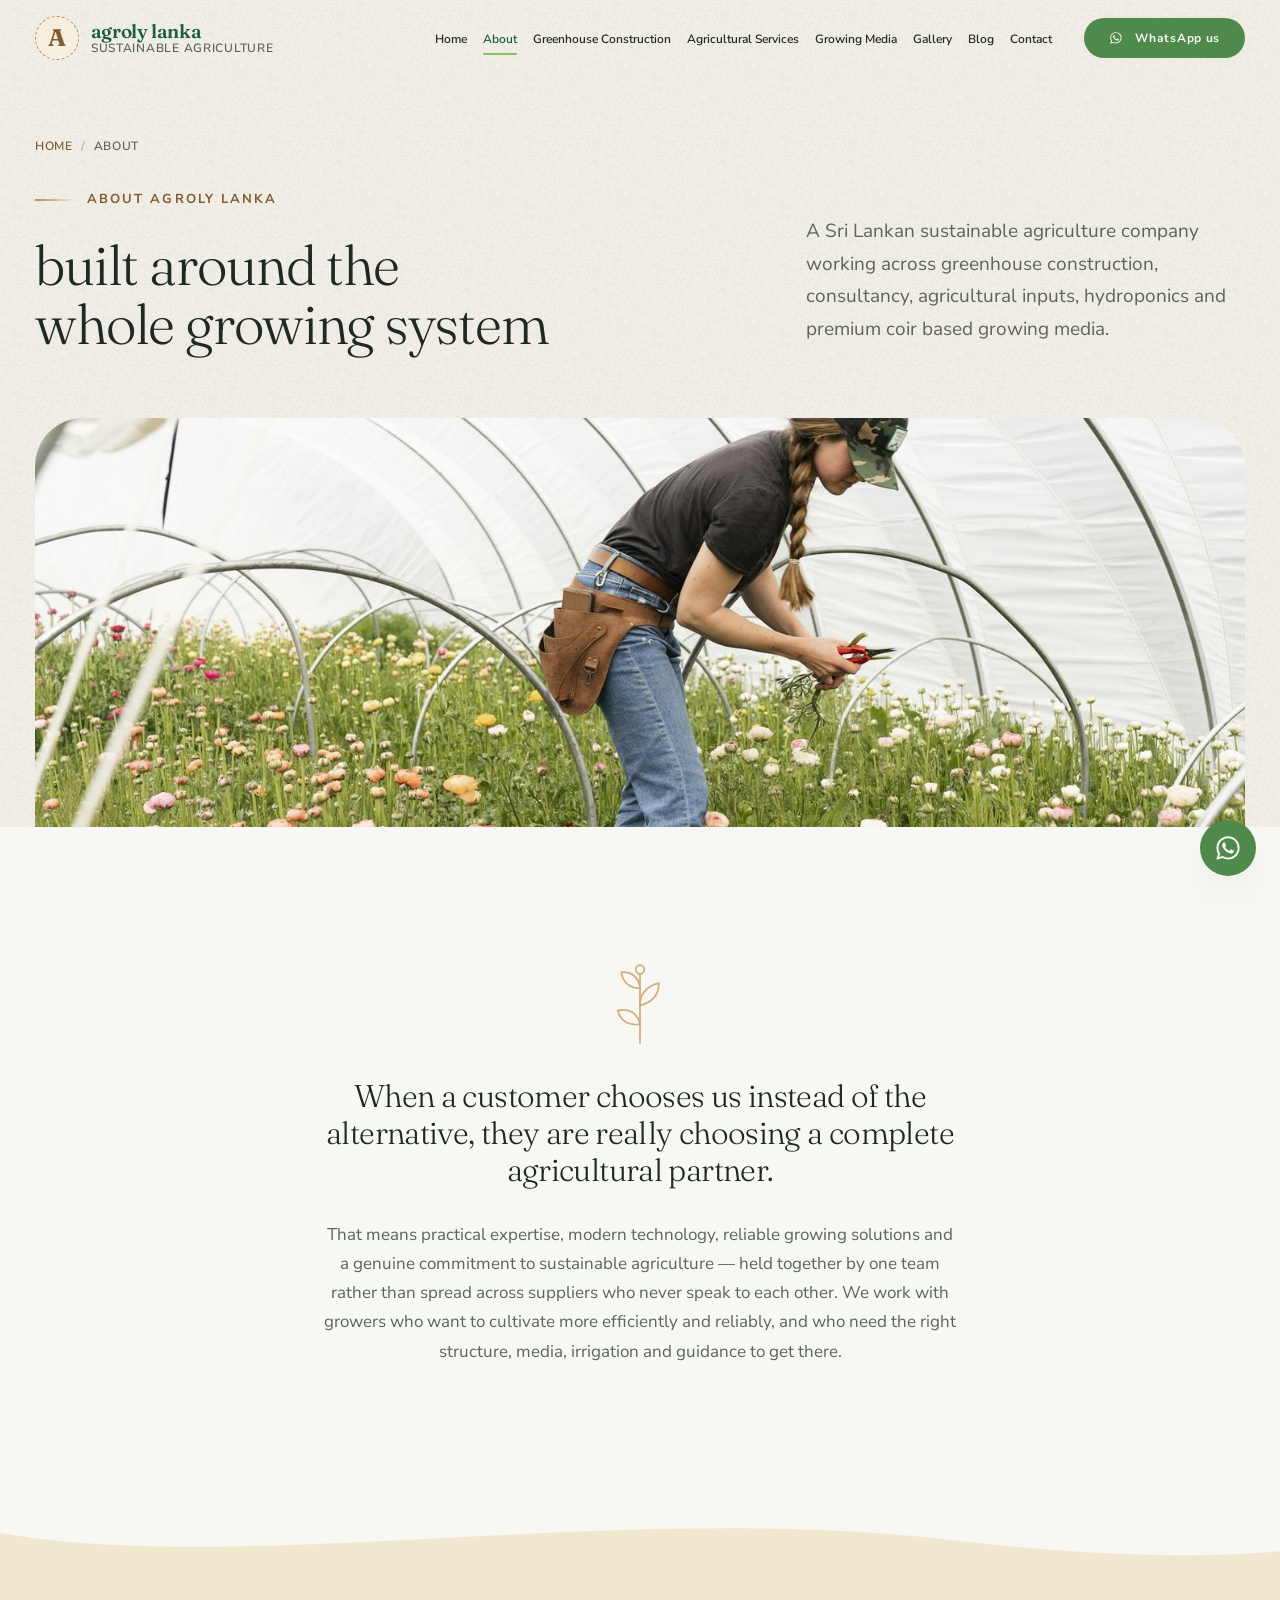
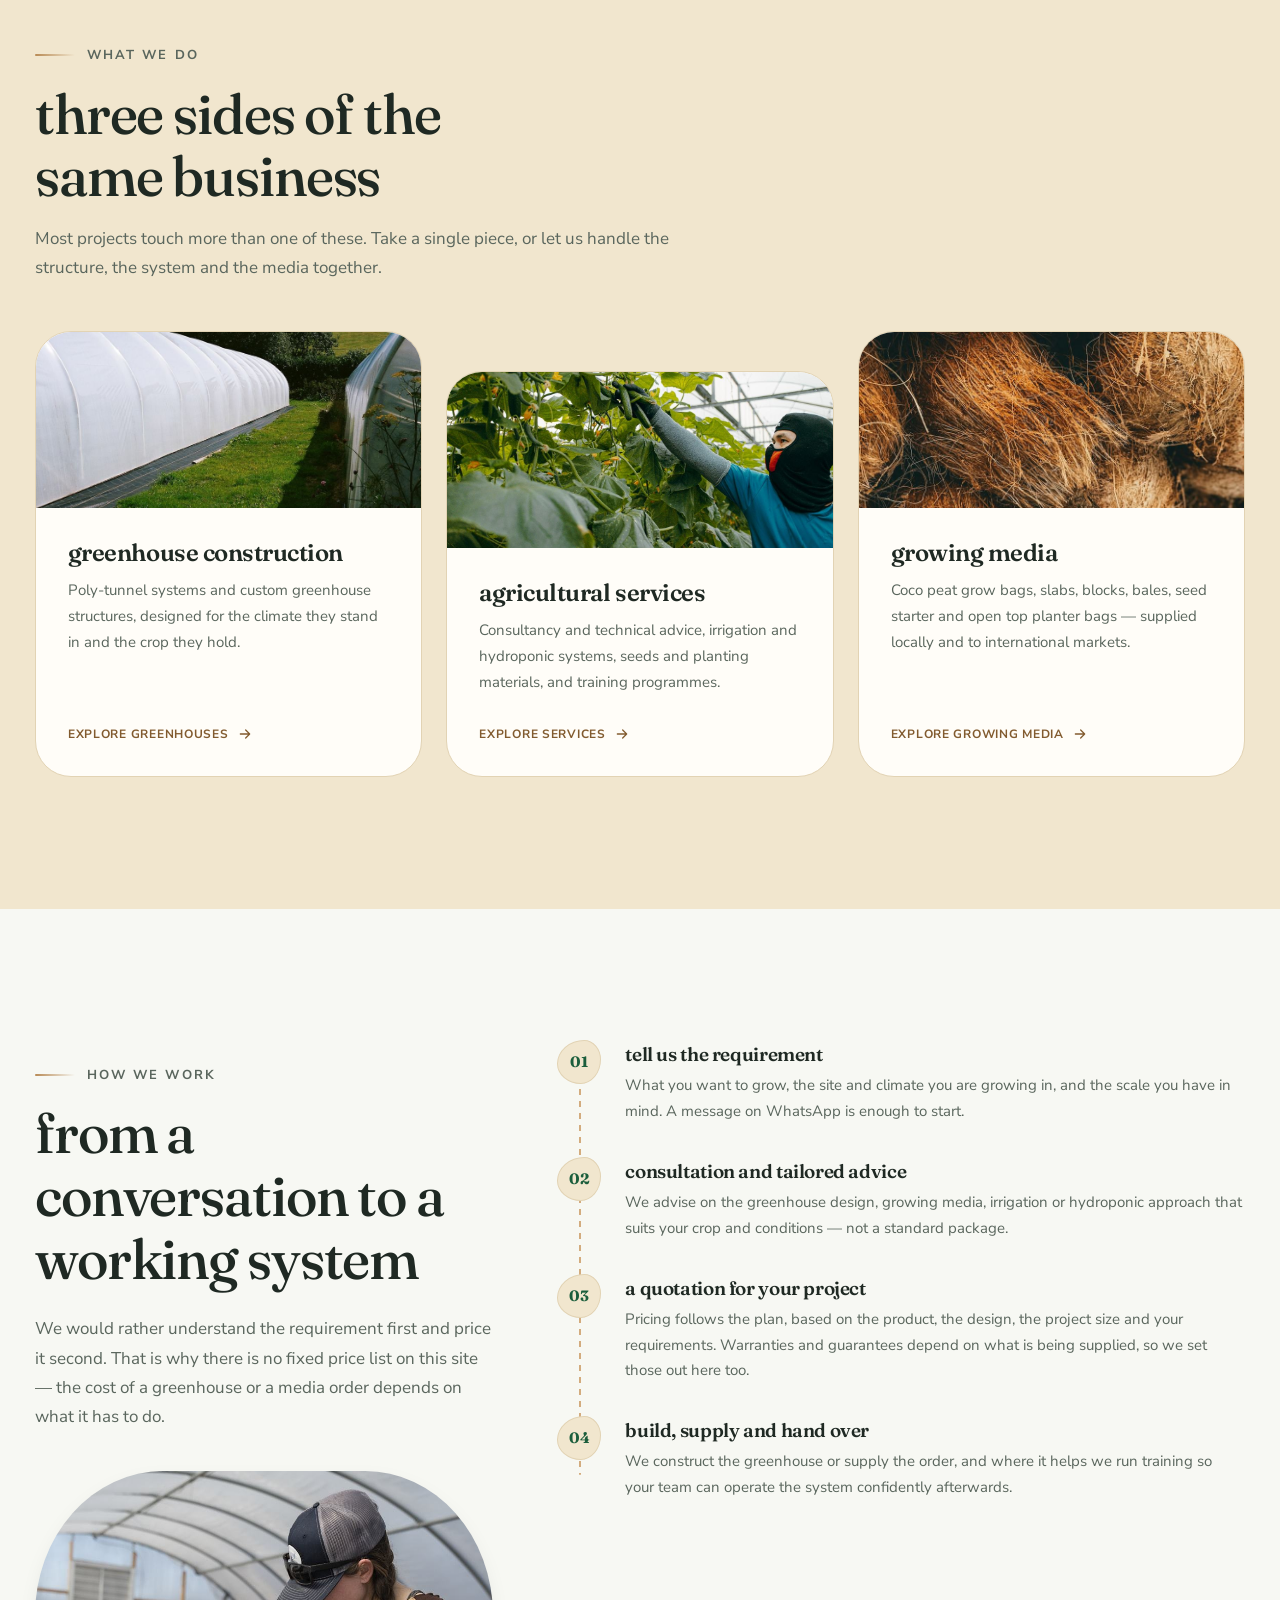
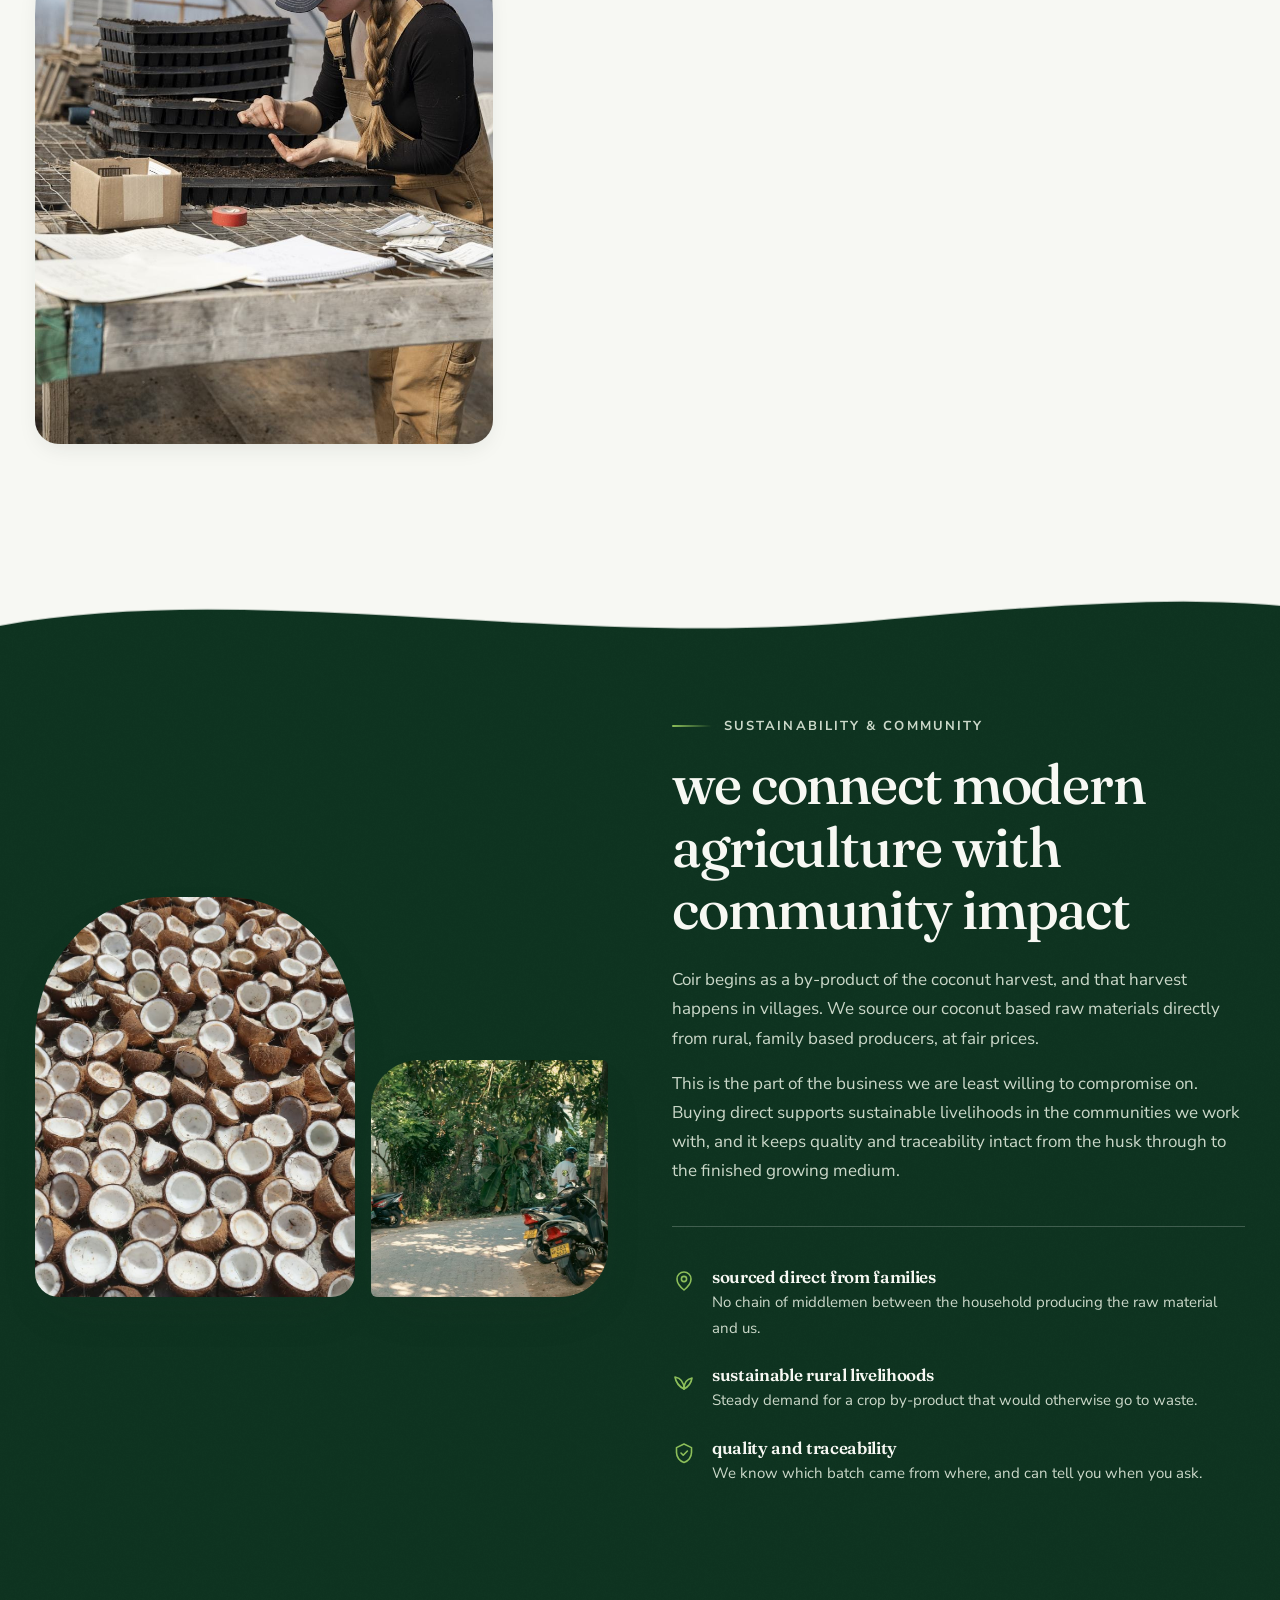
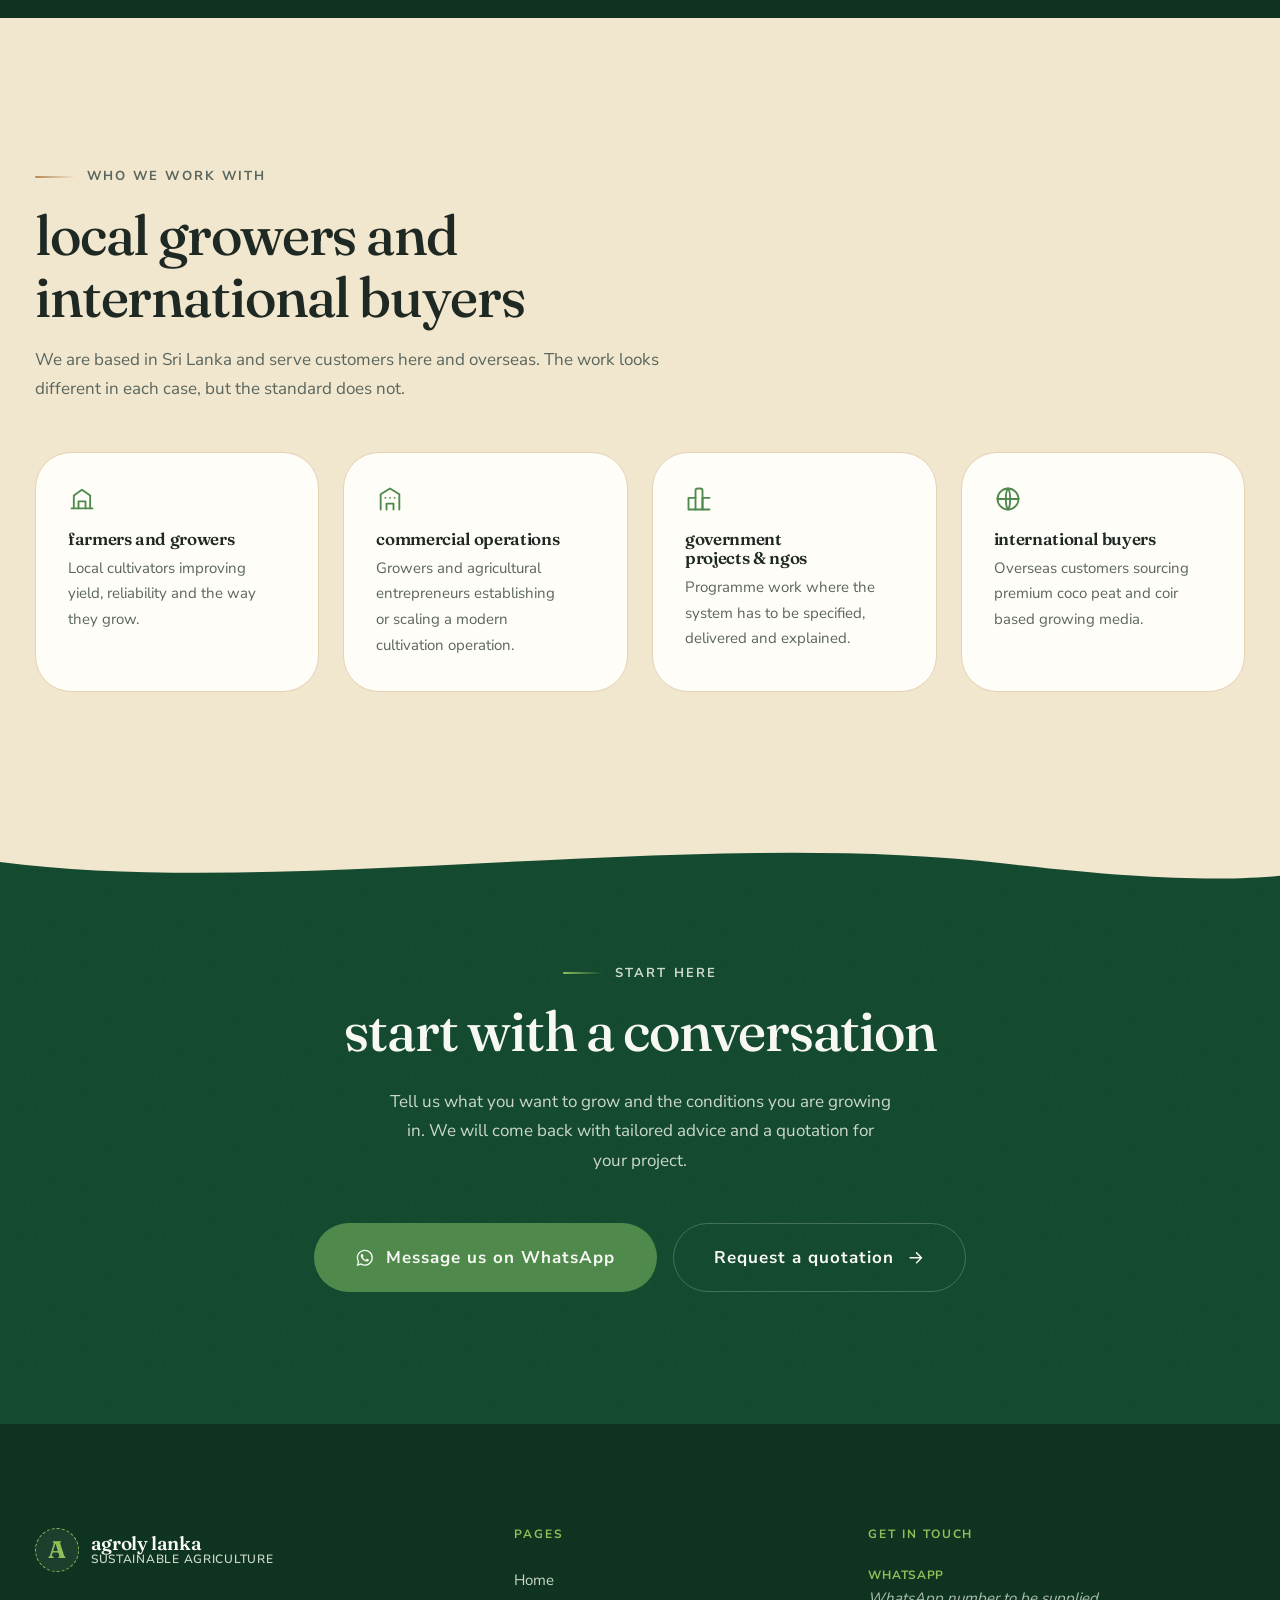
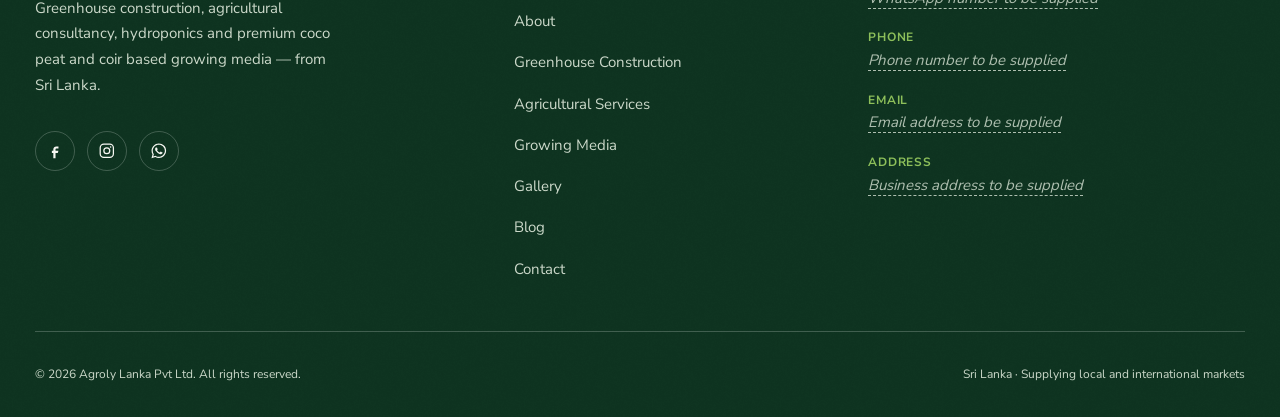
<file: about.html>
<!DOCTYPE html>
<html lang="en">
<head>
<meta charset="utf-8">
<meta name="viewport" content="width=device-width, initial-scale=1">
<title>About Agroly Lanka — Sri Lankan Sustainable Agriculture Company</title>
<meta name="description" content="Agroly Lanka is a Sri Lankan sustainable agriculture company working across greenhouse construction, agricultural consultancy, hydroponics and premium coco peat and coir based growing media.">
<meta name="theme-color" content="#1B5E3C">

<meta property="og:type" content="website">
<meta property="og:title" content="About Agroly Lanka — Sustainable Agriculture, Sri Lanka">
<meta property="og:description" content="One partner across greenhouse construction, agricultural consultancy and premium coir based growing media.">
<meta property="og:image" content="assets/images/about-hero-polytunnel-1500w.jpg">

<link rel="icon" href="assets/icons/favicon.svg" type="image/svg+xml">
<link rel="preload" href="assets/fonts/fraunces-300-700-latin.woff2" as="font" type="font/woff2" crossorigin>
<link rel="preload" href="assets/fonts/nunito-sans-300-700-latin.woff2" as="font" type="font/woff2" crossorigin>

<link rel="stylesheet" href="css/tokens.css">
<link rel="stylesheet" href="css/base.css">
<link rel="stylesheet" href="css/components.css">
<link rel="stylesheet" href="css/sections.css">
<link rel="stylesheet" href="css/pages.css">

<noscript>
  <style>
    .reveal { opacity: 1 !important; transform: none !important; }
  </style>
</noscript>

<!--
  ===========================================================================
  PLACEHOLDERS TO REPLACE BEFORE LAUNCH — see index.html for the full list.
  On this page: LOGO SLOT (header + footer), wa.me / tel: / mailto: links,
  address, and the Facebook / Instagram hrefs in the footer.
  ===========================================================================
-->
</head>

<body>
<a class="skip-link" href="#main">Skip to content</a>

<!-- ======================================================================
     HEADER
     ====================================================================== -->
<header class="header" id="header">
  <div class="shell shell--wide header__inner">

    <a class="logo" href="index.html" aria-label="Agroly Lanka — home">
      <!-- LOGO SLOT — replace this span with the supplied logo file -->
      <span class="logo__slot" aria-hidden="true">A</span>
      <span class="logo__text">
        <span class="logo__name">Agroly Lanka</span>
        <span class="logo__tagline">Sustainable Agriculture</span>
      </span>
    </a>

    <nav class="nav" id="nav" aria-label="Primary">
      <ul class="nav__list">
        <li><a class="nav__link" href="index.html">Home</a></li>
        <li><a class="nav__link" href="about.html" aria-current="page">About</a></li>
        <li><a class="nav__link" href="greenhouse-construction.html">Greenhouse Construction</a></li>
        <li><a class="nav__link" href="agricultural-services.html">Agricultural Services</a></li>
        <li><a class="nav__link" href="growing-media.html">Growing Media</a></li>
        <li><a class="nav__link" href="gallery.html">Gallery</a></li>
        <li><a class="nav__link" href="blog.html">Blog</a></li>
        <li><a class="nav__link" href="contact.html">Contact</a></li>
      </ul>
      <a class="btn btn--whatsapp btn--sm nav__cta" href="https://wa.me/94XXXXXXXXX">
        <svg class="btn__icon" viewBox="0 0 24 24" fill="currentColor" aria-hidden="true"><path d="M12.04 2C6.58 2 2.13 6.45 2.13 11.91c0 1.75.46 3.45 1.32 4.95L2 22l5.25-1.38a9.9 9.9 0 0 0 4.79 1.22h.01c5.46 0 9.91-4.45 9.91-9.91 0-2.65-1.03-5.14-2.9-7.01A9.82 9.82 0 0 0 12.04 2Zm0 18.15h-.01a8.2 8.2 0 0 1-4.19-1.15l-.3-.18-3.12.82.83-3.04-.2-.31a8.2 8.2 0 0 1-1.26-4.38c0-4.54 3.7-8.24 8.25-8.24 2.2 0 4.27.86 5.83 2.42a8.19 8.19 0 0 1 2.41 5.83c0 4.54-3.7 8.23-8.24 8.23Zm4.52-6.16c-.25-.12-1.47-.72-1.69-.81-.23-.08-.39-.12-.56.13-.16.24-.64.8-.78.97-.15.16-.29.18-.53.06-.25-.12-1.05-.39-1.99-1.23-.74-.66-1.23-1.47-1.38-1.72-.14-.25-.01-.38.11-.5.11-.11.25-.29.37-.43.13-.15.17-.25.25-.41.08-.17.04-.31-.02-.43-.06-.12-.56-1.34-.76-1.84-.2-.48-.4-.42-.56-.43h-.47c-.17 0-.43.06-.66.31-.22.25-.86.85-.86 2.07 0 1.22.89 2.4 1.01 2.56.12.17 1.75 2.67 4.23 3.74.59.26 1.05.41 1.41.52.59.19 1.13.16 1.56.1.47-.07 1.47-.6 1.67-1.18.21-.58.21-1.07.15-1.18-.06-.11-.22-.17-.47-.29Z"/></svg>
        WhatsApp us
      </a>
    </nav>

    <button class="nav-toggle" id="navToggle" type="button" aria-expanded="false" aria-controls="nav" aria-label="Open menu">
      <span class="nav-toggle__bars" aria-hidden="true"></span>
    </button>

  </div>
</header>
<div class="nav-scrim" id="navScrim" hidden></div>


<main id="main">

<!-- ======================================================================
     PAGE HERO
     ====================================================================== -->
<section class="page-hero grain" aria-labelledby="page-title">
  <span class="wash wash--sage page-hero__wash is-drifting" aria-hidden="true"></span>

  <div class="shell shell--wide">
    <div class="page-hero__inner">
      <div>
        <nav class="breadcrumb" aria-label="Breadcrumb">
          <ol>
            <li><a href="index.html">Home</a></li>
            <li><span aria-current="page">About</span></li>
          </ol>
        </nav>
        <p class="eyebrow">About Agroly Lanka</p>
        <h1 class="page-hero__title" id="page-title">Built around the whole growing system</h1>
      </div>
      <p class="page-hero__lede">
        A Sri Lankan sustainable agriculture company working across greenhouse
        construction, consultancy, agricultural inputs, hydroponics and premium
        coir based growing media.
      </p>
    </div>

    <div class="page-hero__band">
      <img
        src="assets/images/about-hero-polytunnel-1500w.jpg"
        srcset="assets/images/about-hero-polytunnel-900w.jpg 900w,
                assets/images/about-hero-polytunnel-1500w.jpg 1500w,
                assets/images/about-hero-polytunnel-2000w.jpg 2000w"
        sizes="(max-width: 92rem) 94vw, 1480px"
        alt="A grower working among flowering plants inside an arched poly-tunnel"
        width="1500" height="1000" fetchpriority="high" decoding="async">
    </div>
  </div>
</section>


<!-- ======================================================================
     1. STATEMENT
     ====================================================================== -->
<section class="statement" aria-labelledby="statement-title">
  <h2 id="statement-title" class="u-visually-hidden">What we set out to be</h2>

  <div class="shell statement__inner reveal">
    <svg class="statement__sprig" viewBox="0 0 100 120" fill="none" stroke="currentColor" stroke-width="2.4" stroke-linecap="round" aria-hidden="true">
      <path d="M50 118V22"/>
      <path d="M50 92c-16 2-27-5-31-19 16-4 28 4 31 19Z"/>
      <path d="M50 66c16-4 27-15 26-31-16 4-27 15-26 31Z"/>
      <path d="M50 42c-14 0-24-8-26-22 14-2 25 8 26 22Z"/>
      <circle cx="50" cy="16" r="6"/>
    </svg>

    <p>
      When a customer chooses us instead of the alternative, they are really
      choosing a complete agricultural partner.
    </p>
    <p>
      That means practical expertise, modern technology, reliable growing
      solutions and a genuine commitment to sustainable agriculture — held
      together by one team rather than spread across suppliers who never speak
      to each other. We work with growers who want to cultivate more
      efficiently and reliably, and who need the right structure, media,
      irrigation and guidance to get there.
    </p>
  </div>
</section>


<!-- ======================================================================
     2. WHAT WE DO — routes into the deeper pages
     ====================================================================== -->
<section class="routes" aria-labelledby="routes-title">
  <svg class="wave wave--top wave--paper" viewBox="0 0 1440 100" preserveAspectRatio="none" aria-hidden="true">
    <path d="M0,52 C260,-4 700,92 1060,44 C1220,22 1340,18 1440,28 L1440,101 L0,101 Z"/>
  </svg>

  <div class="shell shell--wide">
    <div class="routes__head reveal">
      <p class="eyebrow">What we do</p>
      <h2 id="routes-title">Three sides of the same business</h2>
      <p>
        Most projects touch more than one of these. Take a single piece, or let
        us handle the structure, the system and the media together.
      </p>
    </div>

    <div class="routes__grid">

      <a class="route reveal" href="greenhouse-construction.html">
        <span class="route__media">
          <img src="assets/images/greenhouse-exterior.jpg" alt="A white poly-tunnel greenhouse standing in a green field" width="900" height="597" loading="lazy" decoding="async">
        </span>
        <span class="route__body">
          <h3>Greenhouse construction</h3>
          <p>
            Poly-tunnel systems and custom greenhouse structures, designed for
            the climate they stand in and the crop they hold.
          </p>
          <span class="route__link">
            Explore greenhouses
            <svg viewBox="0 0 24 24" fill="none" stroke="currentColor" stroke-width="1.9" stroke-linecap="round" stroke-linejoin="round" aria-hidden="true"><path d="M5 12h13M13 6l6 6-6 6"/></svg>
          </span>
        </span>
      </a>

      <a class="route reveal" href="agricultural-services.html" style="--reveal-delay: 100ms">
        <span class="route__media">
          <img src="assets/images/about-harvest-greenhouse.jpg" alt="A worker harvesting cucumbers from vines inside a greenhouse" width="1100" height="733" loading="lazy" decoding="async">
        </span>
        <span class="route__body">
          <h3>Agricultural services</h3>
          <p>
            Consultancy and technical advice, irrigation and hydroponic
            systems, seeds and planting materials, and training programmes.
          </p>
          <span class="route__link">
            Explore services
            <svg viewBox="0 0 24 24" fill="none" stroke="currentColor" stroke-width="1.9" stroke-linecap="round" stroke-linejoin="round" aria-hidden="true"><path d="M5 12h13M13 6l6 6-6 6"/></svg>
          </span>
        </span>
      </a>

      <a class="route reveal" href="growing-media.html" style="--reveal-delay: 200ms">
        <span class="route__media">
          <img src="assets/images/coir-coconut-husks-800w.jpg" alt="Husked coconuts showing the brown coir fibre used to make coco peat" width="800" height="1066" loading="lazy" decoding="async">
        </span>
        <span class="route__body">
          <h3>Growing media</h3>
          <p>
            Coco peat grow bags, slabs, blocks, bales, seed starter and open
            top planter bags — supplied locally and to international markets.
          </p>
          <span class="route__link">
            Explore growing media
            <svg viewBox="0 0 24 24" fill="none" stroke="currentColor" stroke-width="1.9" stroke-linecap="round" stroke-linejoin="round" aria-hidden="true"><path d="M5 12h13M13 6l6 6-6 6"/></svg>
          </span>
        </span>
      </a>

    </div>
  </div>
</section>


<!-- ======================================================================
     3. HOW WE WORK
     ====================================================================== -->
<section class="process" aria-labelledby="process-title">
  <div class="shell shell--wide process__grid">

    <div class="process__aside reveal">
      <p class="eyebrow">How we work</p>
      <h2 id="process-title">From a conversation to a working system</h2>
      <p>
        We would rather understand the requirement first and price it second.
        That is why there is no fixed price list on this site — the cost of a
        greenhouse or a media order depends on what it has to do.
      </p>

      <div class="process__figure">
        <img src="assets/images/about-seed-trays-bench.jpg"
             alt="Seed trays being prepared and stacked on a workbench inside a poly-tunnel"
             width="900" height="1350" loading="lazy" decoding="async">
      </div>
    </div>

    <ol class="steps">
      <li class="step reveal">
        <span class="step__dot" aria-hidden="true">01</span>
        <div class="step__body">
          <h3>Tell us the requirement</h3>
          <p>
            What you want to grow, the site and climate you are growing in, and
            the scale you have in mind. A message on WhatsApp is enough to
            start.
          </p>
        </div>
      </li>

      <li class="step reveal" style="--reveal-delay: 80ms">
        <span class="step__dot" aria-hidden="true">02</span>
        <div class="step__body">
          <h3>Consultation and tailored advice</h3>
          <p>
            We advise on the greenhouse design, growing media, irrigation or
            hydroponic approach that suits your crop and conditions — not a
            standard package.
          </p>
        </div>
      </li>

      <li class="step reveal" style="--reveal-delay: 160ms">
        <span class="step__dot" aria-hidden="true">03</span>
        <div class="step__body">
          <h3>A quotation for your project</h3>
          <p>
            Pricing follows the plan, based on the product, the design, the
            project size and your requirements. Warranties and guarantees
            depend on what is being supplied, so we set those out here too.
          </p>
        </div>
      </li>

      <li class="step reveal" style="--reveal-delay: 240ms">
        <span class="step__dot" aria-hidden="true">04</span>
        <div class="step__body">
          <h3>Build, supply and hand over</h3>
          <p>
            We construct the greenhouse or supply the order, and where it helps
            we run training so your team can operate the system confidently
            afterwards.
          </p>
        </div>
      </li>
    </ol>

  </div>
</section>


<!-- ======================================================================
     4. SOURCING & COMMUNITY
     ====================================================================== -->
<section class="sourcing grain grain--dark" aria-labelledby="sourcing-title">
  <svg class="wave wave--top wave--paper" viewBox="0 0 1440 100" preserveAspectRatio="none" aria-hidden="true">
    <path d="M0,34 C280,94 640,2 980,40 C1190,63 1330,72 1440,60 L1440,101 L0,101 Z"/>
  </svg>
  <span class="wash wash--sprout sourcing__wash is-drifting" aria-hidden="true"></span>

  <div class="shell shell--wide sourcing__grid">

    <div class="sourcing__media reveal">
      <figure>
        <img src="assets/images/copra-drying-1400w.jpg"
             alt="Halved coconuts laid out to dry in the sun before processing"
             width="1400" height="933" loading="lazy" decoding="async">
      </figure>
      <figure>
        <img src="assets/images/about-local-street.jpg"
             alt="A quiet Sri Lankan village street with a tuk-tuk parked under palms"
             width="1100" height="733" loading="lazy" decoding="async">
      </figure>
    </div>

    <div class="sourcing__body reveal" style="--reveal-delay: 120ms">
      <p class="eyebrow eyebrow--inverse">Sustainability &amp; community</p>
      <h2 id="sourcing-title">We connect modern agriculture with community impact</h2>

      <p>
        Coir begins as a by-product of the coconut harvest, and that harvest
        happens in villages. We source our coconut based raw materials directly
        from rural, family based producers, at fair prices.
      </p>
      <p>
        This is the part of the business we are least willing to compromise on.
        Buying direct supports sustainable livelihoods in the communities we
        work with, and it keeps quality and traceability intact from the husk
        through to the finished growing medium.
      </p>

      <div class="sourcing__list">
        <div class="sourcing__item">
          <svg viewBox="0 0 24 24" fill="none" stroke="currentColor" stroke-width="1.6" stroke-linecap="round" stroke-linejoin="round" aria-hidden="true"><path d="M12 21s7-5.6 7-11a7 7 0 1 0-14 0c0 5.4 7 11 7 11Z"/><circle cx="12" cy="10" r="2.6"/></svg>
          <div>
            <h3>Sourced direct from families</h3>
            <p>No chain of middlemen between the household producing the raw material and us.</p>
          </div>
        </div>
        <div class="sourcing__item">
          <svg viewBox="0 0 24 24" fill="none" stroke="currentColor" stroke-width="1.6" stroke-linecap="round" stroke-linejoin="round" aria-hidden="true"><path d="M12 21c0-6 3-10 8-11-1 6-4 9-8 11Z"/><path d="M12 21C12 14 8 10 3 9c1 6 5 10 9 12Z"/><path d="M12 21v-3"/></svg>
          <div>
            <h3>Sustainable rural livelihoods</h3>
            <p>Steady demand for a crop by-product that would otherwise go to waste.</p>
          </div>
        </div>
        <div class="sourcing__item">
          <svg viewBox="0 0 24 24" fill="none" stroke="currentColor" stroke-width="1.6" stroke-linecap="round" stroke-linejoin="round" aria-hidden="true"><path d="M12 3l7.5 3.6v5c0 4.4-3.1 8.5-7.5 9.8-4.4-1.3-7.5-5.4-7.5-9.8v-5L12 3Z"/><path d="M9 12l2.2 2.2L15.4 10"/></svg>
          <div>
            <h3>Quality and traceability</h3>
            <p>We know which batch came from where, and can tell you when you ask.</p>
          </div>
        </div>
      </div>
    </div>

  </div>
</section>


<!-- ======================================================================
     5. WHO WE WORK WITH
     ====================================================================== -->
<section class="audience" aria-labelledby="audience-title">
  <div class="shell shell--wide">

    <div class="audience__head reveal">
      <p class="eyebrow">Who we work with</p>
      <h2 id="audience-title">Local growers and international buyers</h2>
      <p>
        We are based in Sri Lanka and serve customers here and overseas. The
        work looks different in each case, but the standard does not.
      </p>
    </div>

    <div class="audience__grid">
      <article class="audience__card reveal">
        <svg viewBox="0 0 24 24" fill="none" stroke="currentColor" stroke-width="1.6" stroke-linecap="round" stroke-linejoin="round" aria-hidden="true"><path d="M3 20h18"/><path d="M5 20V9l7-5 7 5v11"/><path d="M9 20v-6h6v6"/></svg>
        <h3>Farmers and growers</h3>
        <p>Local cultivators improving yield, reliability and the way they grow.</p>
      </article>

      <article class="audience__card reveal" style="--reveal-delay: 80ms">
        <svg viewBox="0 0 24 24" fill="none" stroke="currentColor" stroke-width="1.6" stroke-linecap="round" stroke-linejoin="round" aria-hidden="true"><path d="M4 21V8l8-5 8 5v13"/><path d="M9 21v-5h6v5M8 11h.01M12 11h.01M16 11h.01"/></svg>
        <h3>Commercial operations</h3>
        <p>Growers and agricultural entrepreneurs establishing or scaling a modern cultivation operation.</p>
      </article>

      <article class="audience__card reveal" style="--reveal-delay: 160ms">
        <svg viewBox="0 0 24 24" fill="none" stroke="currentColor" stroke-width="1.6" stroke-linecap="round" stroke-linejoin="round" aria-hidden="true"><path d="M9 21V5a2 2 0 0 1 2-2h2a2 2 0 0 1 2 2v16"/><path d="M3 21V11h6M15 21V11h6M3 21h18"/></svg>
        <h3>Government projects &amp; NGOs</h3>
        <p>Programme work where the system has to be specified, delivered and explained.</p>
      </article>

      <article class="audience__card reveal" style="--reveal-delay: 240ms">
        <svg viewBox="0 0 24 24" fill="none" stroke="currentColor" stroke-width="1.6" stroke-linecap="round" stroke-linejoin="round" aria-hidden="true"><circle cx="12" cy="12" r="9"/><path d="M3 12h18M12 3c2.5 3 2.5 15 0 18M12 3c-2.5 3-2.5 15 0 18"/></svg>
        <h3>International buyers</h3>
        <p>Overseas customers sourcing premium coco peat and coir based growing media.</p>
      </article>
    </div>

  </div>
</section>


<!-- ======================================================================
     CLOSING CTA
     ====================================================================== -->
<section class="closer grain grain--dark" aria-labelledby="closer-title">
  <svg class="wave wave--top wave--sand" viewBox="0 0 1440 100" preserveAspectRatio="none" aria-hidden="true">
    <path d="M0,48 C320,0 780,94 1130,46 C1270,27 1370,22 1440,30 L1440,101 L0,101 Z"/>
  </svg>
  <span class="wash wash--sprout closer__wash is-drifting" aria-hidden="true"></span>

  <div class="shell shell--narrow closer__inner">
    <p class="eyebrow eyebrow--inverse eyebrow--center reveal">Start here</p>
    <h2 id="closer-title" class="reveal">Start with a conversation</h2>
    <p class="reveal">
      Tell us what you want to grow and the conditions you are growing in. We
      will come back with tailored advice and a quotation for your project.
    </p>

    <div class="closer__actions reveal">
      <a class="btn btn--whatsapp btn--lg" href="https://wa.me/94XXXXXXXXX">
        <svg class="btn__icon" viewBox="0 0 24 24" fill="currentColor" aria-hidden="true"><path d="M12.04 2C6.58 2 2.13 6.45 2.13 11.91c0 1.75.46 3.45 1.32 4.95L2 22l5.25-1.38a9.9 9.9 0 0 0 4.79 1.22h.01c5.46 0 9.91-4.45 9.91-9.91 0-2.65-1.03-5.14-2.9-7.01A9.82 9.82 0 0 0 12.04 2Zm0 18.15h-.01a8.2 8.2 0 0 1-4.19-1.15l-.3-.18-3.12.82.83-3.04-.2-.31a8.2 8.2 0 0 1-1.26-4.38c0-4.54 3.7-8.24 8.25-8.24 2.2 0 4.27.86 5.83 2.42a8.19 8.19 0 0 1 2.41 5.83c0 4.54-3.7 8.23-8.24 8.23Zm4.52-6.16c-.25-.12-1.47-.72-1.69-.81-.23-.08-.39-.12-.56.13-.16.24-.64.8-.78.97-.15.16-.29.18-.53.06-.25-.12-1.05-.39-1.99-1.23-.74-.66-1.23-1.47-1.38-1.72-.14-.25-.01-.38.11-.5.11-.11.25-.29.37-.43.13-.15.17-.25.25-.41.08-.17.04-.31-.02-.43-.06-.12-.56-1.34-.76-1.84-.2-.48-.4-.42-.56-.43h-.47c-.17 0-.43.06-.66.31-.22.25-.86.85-.86 2.07 0 1.22.89 2.4 1.01 2.56.12.17 1.75 2.67 4.23 3.74.59.26 1.05.41 1.41.52.59.19 1.13.16 1.56.1.47-.07 1.47-.6 1.67-1.18.21-.58.21-1.07.15-1.18-.06-.11-.22-.17-.47-.29Z"/></svg>
        Message us on WhatsApp
      </a>
      <a class="btn btn--ghost-inverse btn--lg" href="contact.html">
        Request a quotation
        <svg class="btn__icon btn__icon--arrow" viewBox="0 0 24 24" fill="none" stroke="currentColor" stroke-width="1.8" stroke-linecap="round" stroke-linejoin="round" aria-hidden="true"><path d="M5 12h13M13 6l6 6-6 6"/></svg>
      </a>
    </div>
  </div>
</section>

</main>


<!-- ======================================================================
     FOOTER
     ====================================================================== -->
<footer class="footer grain grain--dark">
  <div class="shell shell--wide">

    <div class="footer__grid">

      <div>
        <div class="logo">
          <!-- LOGO SLOT — replace this span with the supplied logo file -->
          <span class="logo__slot" aria-hidden="true">A</span>
          <span class="logo__text">
            <span class="logo__name">Agroly Lanka</span>
            <span class="logo__tagline">Sustainable Agriculture</span>
          </span>
        </div>
        <p class="footer__blurb">
          Greenhouse construction, agricultural consultancy, hydroponics and
          premium coco peat and coir based growing media — from Sri Lanka.
        </p>
        <div class="footer__social">
          <a href="#" aria-label="Agroly Lanka on Facebook">
            <svg viewBox="0 0 24 24" fill="currentColor" aria-hidden="true"><path d="M14 9h3V6h-3c-2.2 0-4 1.8-4 4v2H8v3h2v7h3v-7h3l1-3h-4v-2c0-.55.45-1 1-1Z"/></svg>
          </a>
          <a href="#" aria-label="Agroly Lanka on Instagram">
            <svg viewBox="0 0 24 24" fill="none" stroke="currentColor" stroke-width="1.7" aria-hidden="true"><rect x="3" y="3" width="18" height="18" rx="5"/><circle cx="12" cy="12" r="4"/><circle cx="17.2" cy="6.8" r="1.1" fill="currentColor" stroke="none"/></svg>
          </a>
          <a href="https://wa.me/94XXXXXXXXX" aria-label="Message Agroly Lanka on WhatsApp">
            <svg viewBox="0 0 24 24" fill="currentColor" aria-hidden="true"><path d="M12.04 2C6.58 2 2.13 6.45 2.13 11.91c0 1.75.46 3.45 1.32 4.95L2 22l5.25-1.38a9.9 9.9 0 0 0 4.79 1.22h.01c5.46 0 9.91-4.45 9.91-9.91 0-2.65-1.03-5.14-2.9-7.01A9.82 9.82 0 0 0 12.04 2Zm0 18.15h-.01a8.2 8.2 0 0 1-4.19-1.15l-.3-.18-3.12.82.83-3.04-.2-.31a8.2 8.2 0 0 1-1.26-4.38c0-4.54 3.7-8.24 8.25-8.24 2.2 0 4.27.86 5.83 2.42a8.19 8.19 0 0 1 2.41 5.83c0 4.54-3.7 8.23-8.24 8.23Zm4.52-6.16c-.25-.12-1.47-.72-1.69-.81-.23-.08-.39-.12-.56.13-.16.24-.64.8-.78.97-.15.16-.29.18-.53.06-.25-.12-1.05-.39-1.99-1.23-.74-.66-1.23-1.47-1.38-1.72-.14-.25-.01-.38.11-.5.11-.11.25-.29.37-.43.13-.15.17-.25.25-.41.08-.17.04-.31-.02-.43-.06-.12-.56-1.34-.76-1.84-.2-.48-.4-.42-.56-.43h-.47c-.17 0-.43.06-.66.31-.22.25-.86.85-.86 2.07 0 1.22.89 2.4 1.01 2.56.12.17 1.75 2.67 4.23 3.74.59.26 1.05.41 1.41.52.59.19 1.13.16 1.56.1.47-.07 1.47-.6 1.67-1.18.21-.58.21-1.07.15-1.18-.06-.11-.22-.17-.47-.29Z"/></svg>
          </a>
        </div>
      </div>

      <nav aria-label="Footer">
        <h2 class="footer__heading">Pages</h2>
        <ul class="footer__list">
          <li><a href="index.html">Home</a></li>
          <li><a href="about.html">About</a></li>
          <li><a href="greenhouse-construction.html">Greenhouse Construction</a></li>
          <li><a href="agricultural-services.html">Agricultural Services</a></li>
          <li><a href="growing-media.html">Growing Media</a></li>
          <li><a href="gallery.html">Gallery</a></li>
          <li><a href="blog.html">Blog</a></li>
          <li><a href="contact.html">Contact</a></li>
        </ul>
      </nav>

      <div>
        <h2 class="footer__heading">Get in touch</h2>
        <dl class="footer__contact">
          <div>
            <dt>WhatsApp</dt>
            <dd><a href="https://wa.me/94XXXXXXXXX"><span class="placeholder">WhatsApp number to be supplied</span></a></dd>
          </div>
          <div>
            <dt>Phone</dt>
            <dd><a href="tel:+94XXXXXXXXX"><span class="placeholder">Phone number to be supplied</span></a></dd>
          </div>
          <div>
            <dt>Email</dt>
            <dd><a href="mailto:hello@example.com"><span class="placeholder">Email address to be supplied</span></a></dd>
          </div>
          <div>
            <dt>Address</dt>
            <dd><span class="placeholder">Business address to be supplied</span></dd>
          </div>
        </dl>
      </div>

    </div>

    <div class="footer__base">
      <p>&copy; <span id="year">2026</span> Agroly Lanka Pvt Ltd. All rights reserved.</p>
      <p>Sri Lanka &middot; Supplying local and international markets</p>
    </div>

  </div>
</footer>

<a class="float-wa" href="https://wa.me/94XXXXXXXXX" aria-label="Message us on WhatsApp">
  <svg viewBox="0 0 24 24" fill="currentColor" aria-hidden="true"><path d="M12.04 2C6.58 2 2.13 6.45 2.13 11.91c0 1.75.46 3.45 1.32 4.95L2 22l5.25-1.38a9.9 9.9 0 0 0 4.79 1.22h.01c5.46 0 9.91-4.45 9.91-9.91 0-2.65-1.03-5.14-2.9-7.01A9.82 9.82 0 0 0 12.04 2Zm0 18.15h-.01a8.2 8.2 0 0 1-4.19-1.15l-.3-.18-3.12.82.83-3.04-.2-.31a8.2 8.2 0 0 1-1.26-4.38c0-4.54 3.7-8.24 8.25-8.24 2.2 0 4.27.86 5.83 2.42a8.19 8.19 0 0 1 2.41 5.83c0 4.54-3.7 8.23-8.24 8.23Zm4.52-6.16c-.25-.12-1.47-.72-1.69-.81-.23-.08-.39-.12-.56.13-.16.24-.64.8-.78.97-.15.16-.29.18-.53.06-.25-.12-1.05-.39-1.99-1.23-.74-.66-1.23-1.47-1.38-1.72-.14-.25-.01-.38.11-.5.11-.11.25-.29.37-.43.13-.15.17-.25.25-.41.08-.17.04-.31-.02-.43-.06-.12-.56-1.34-.76-1.84-.2-.48-.4-.42-.56-.43h-.47c-.17 0-.43.06-.66.31-.22.25-.86.85-.86 2.07 0 1.22.89 2.4 1.01 2.56.12.17 1.75 2.67 4.23 3.74.59.26 1.05.41 1.41.52.59.19 1.13.16 1.56.1.47-.07 1.47-.6 1.67-1.18.21-.58.21-1.07.15-1.18-.06-.11-.22-.17-.47-.29Z"/></svg>
</a>

<script src="js/main.js" defer></script>
</body>
</html>
</file>
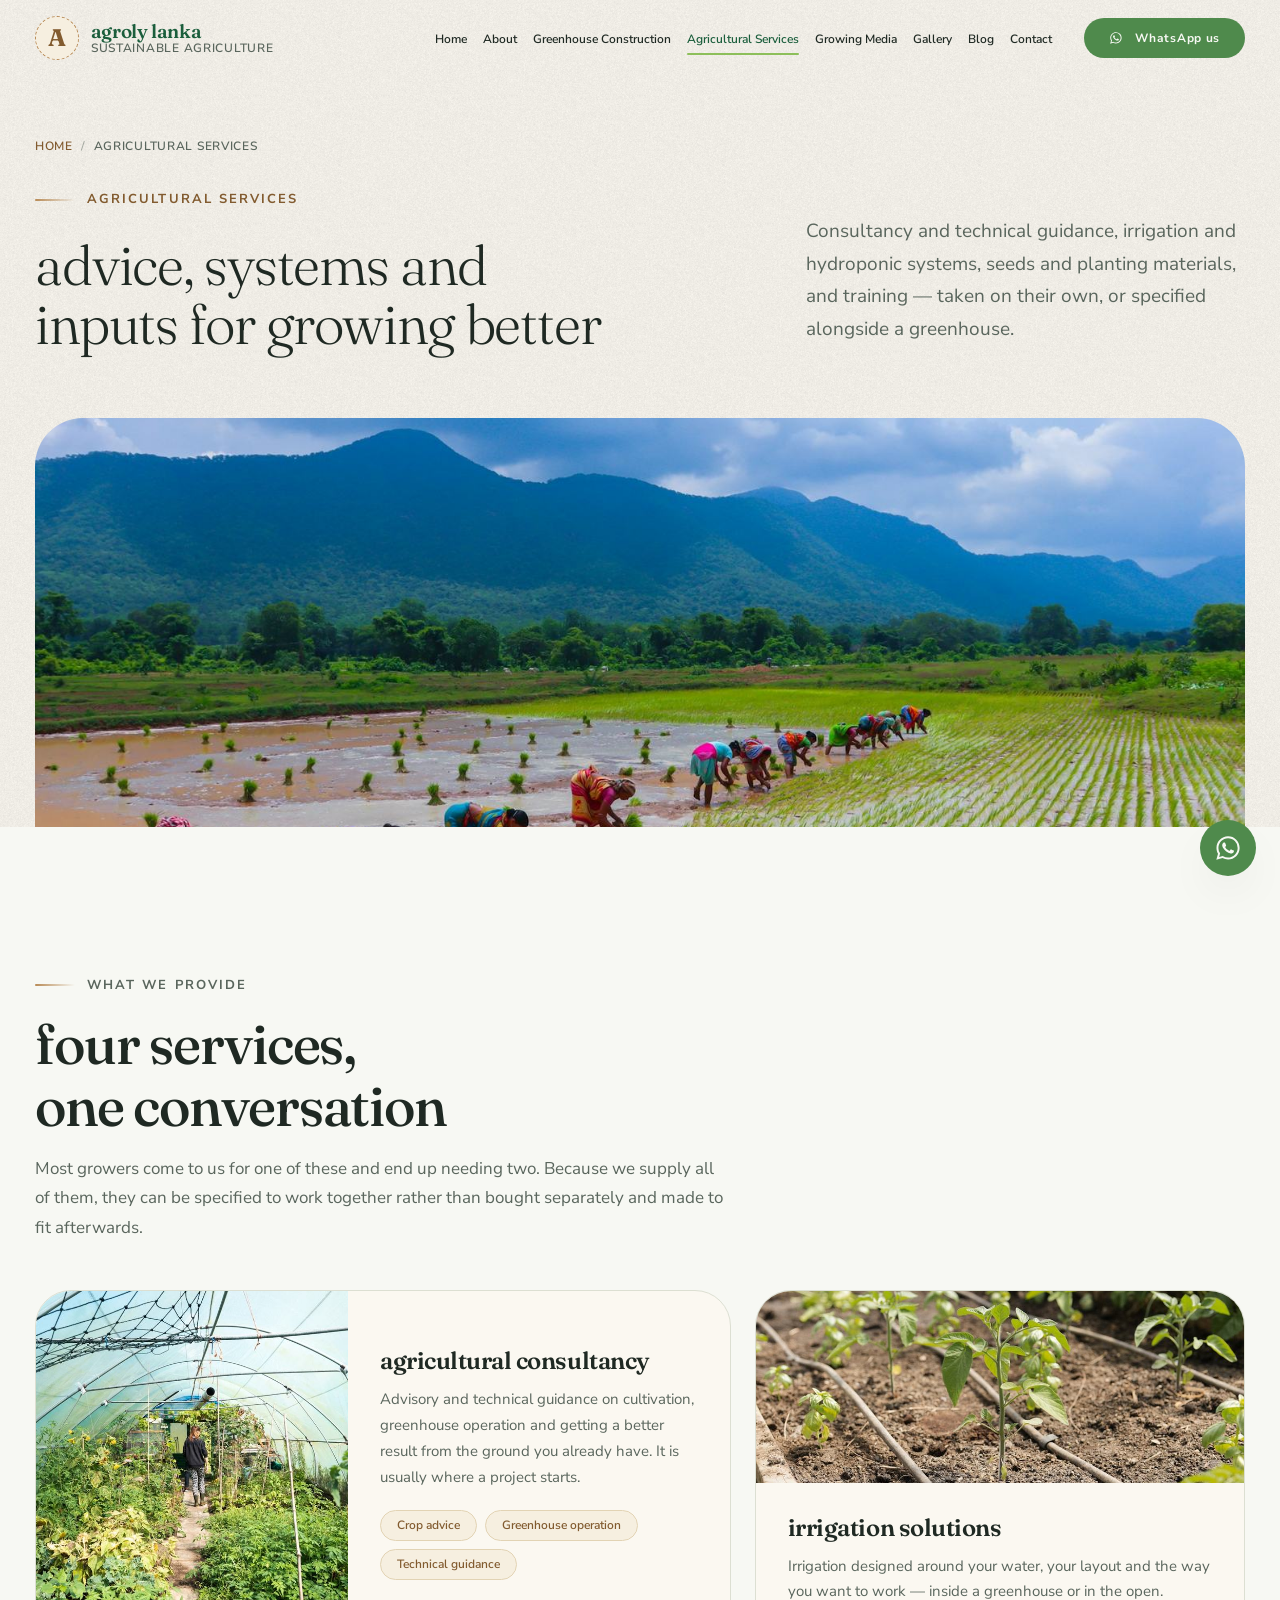
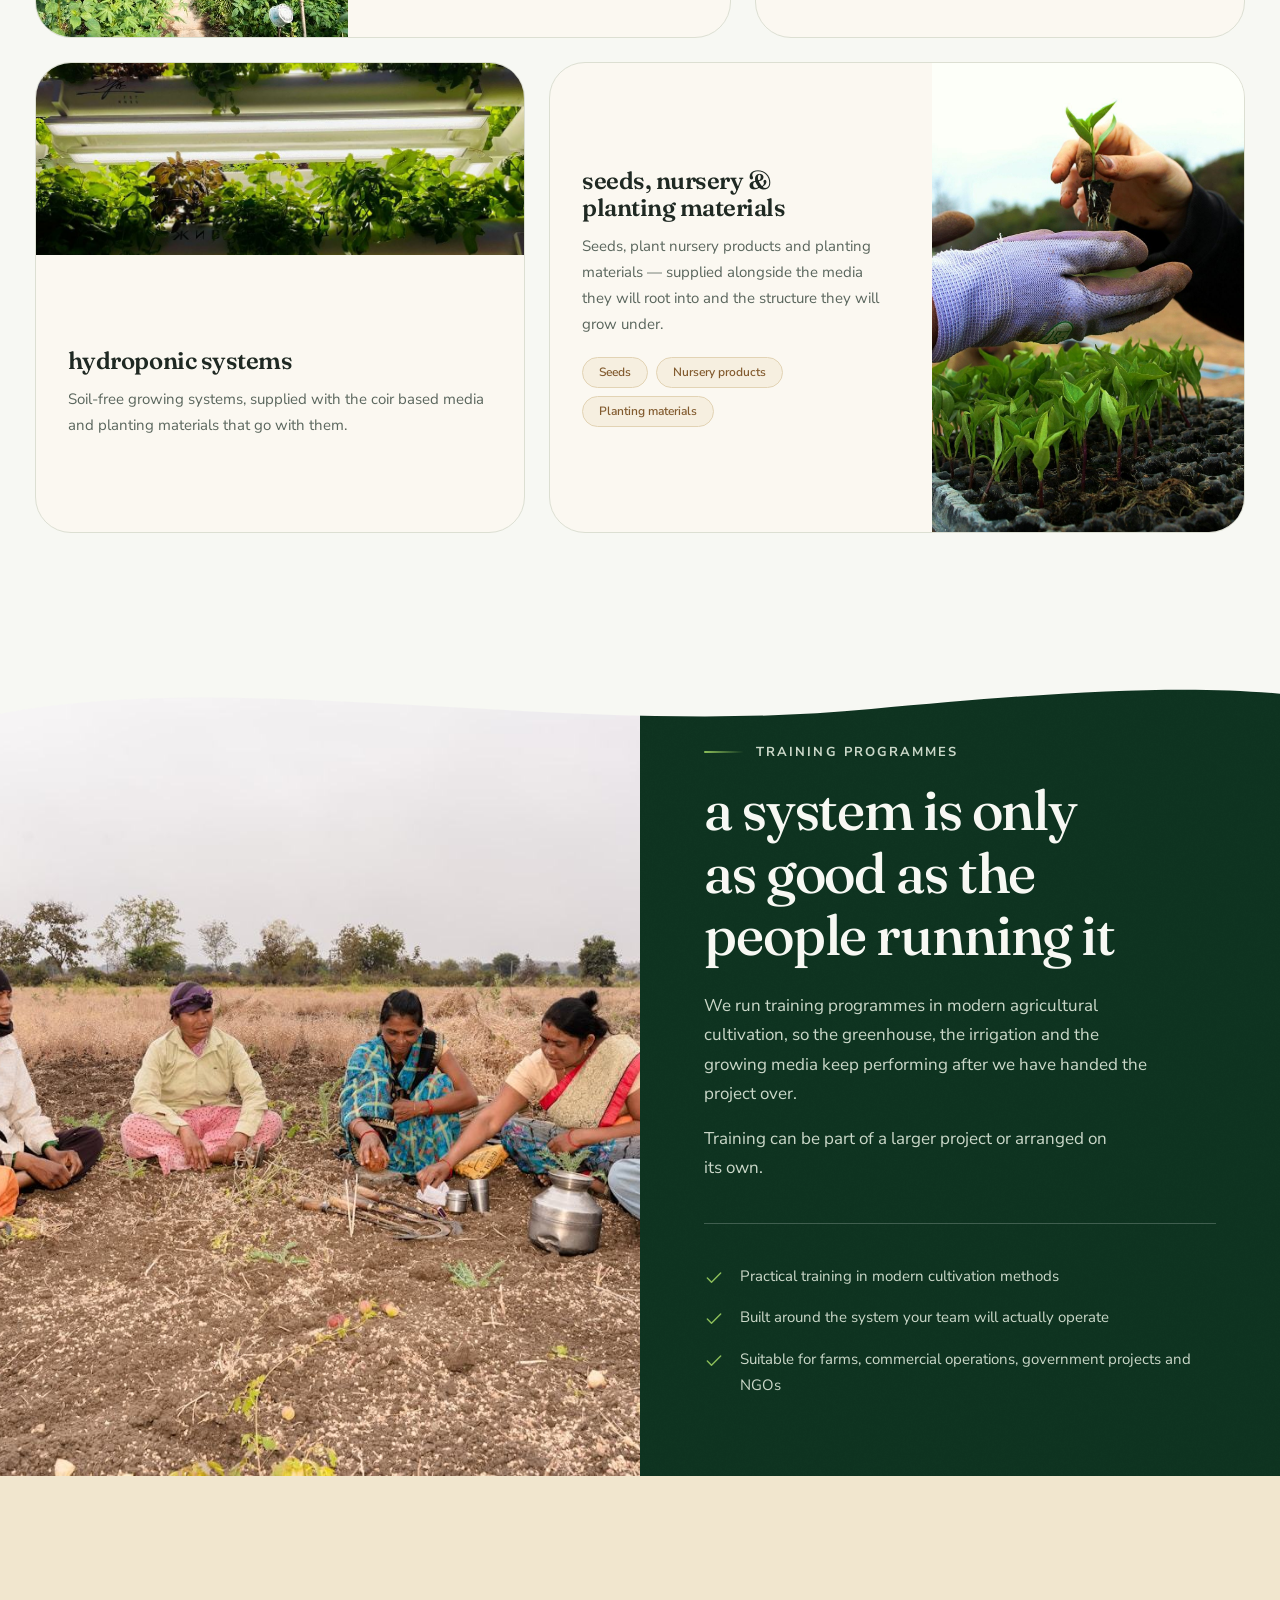
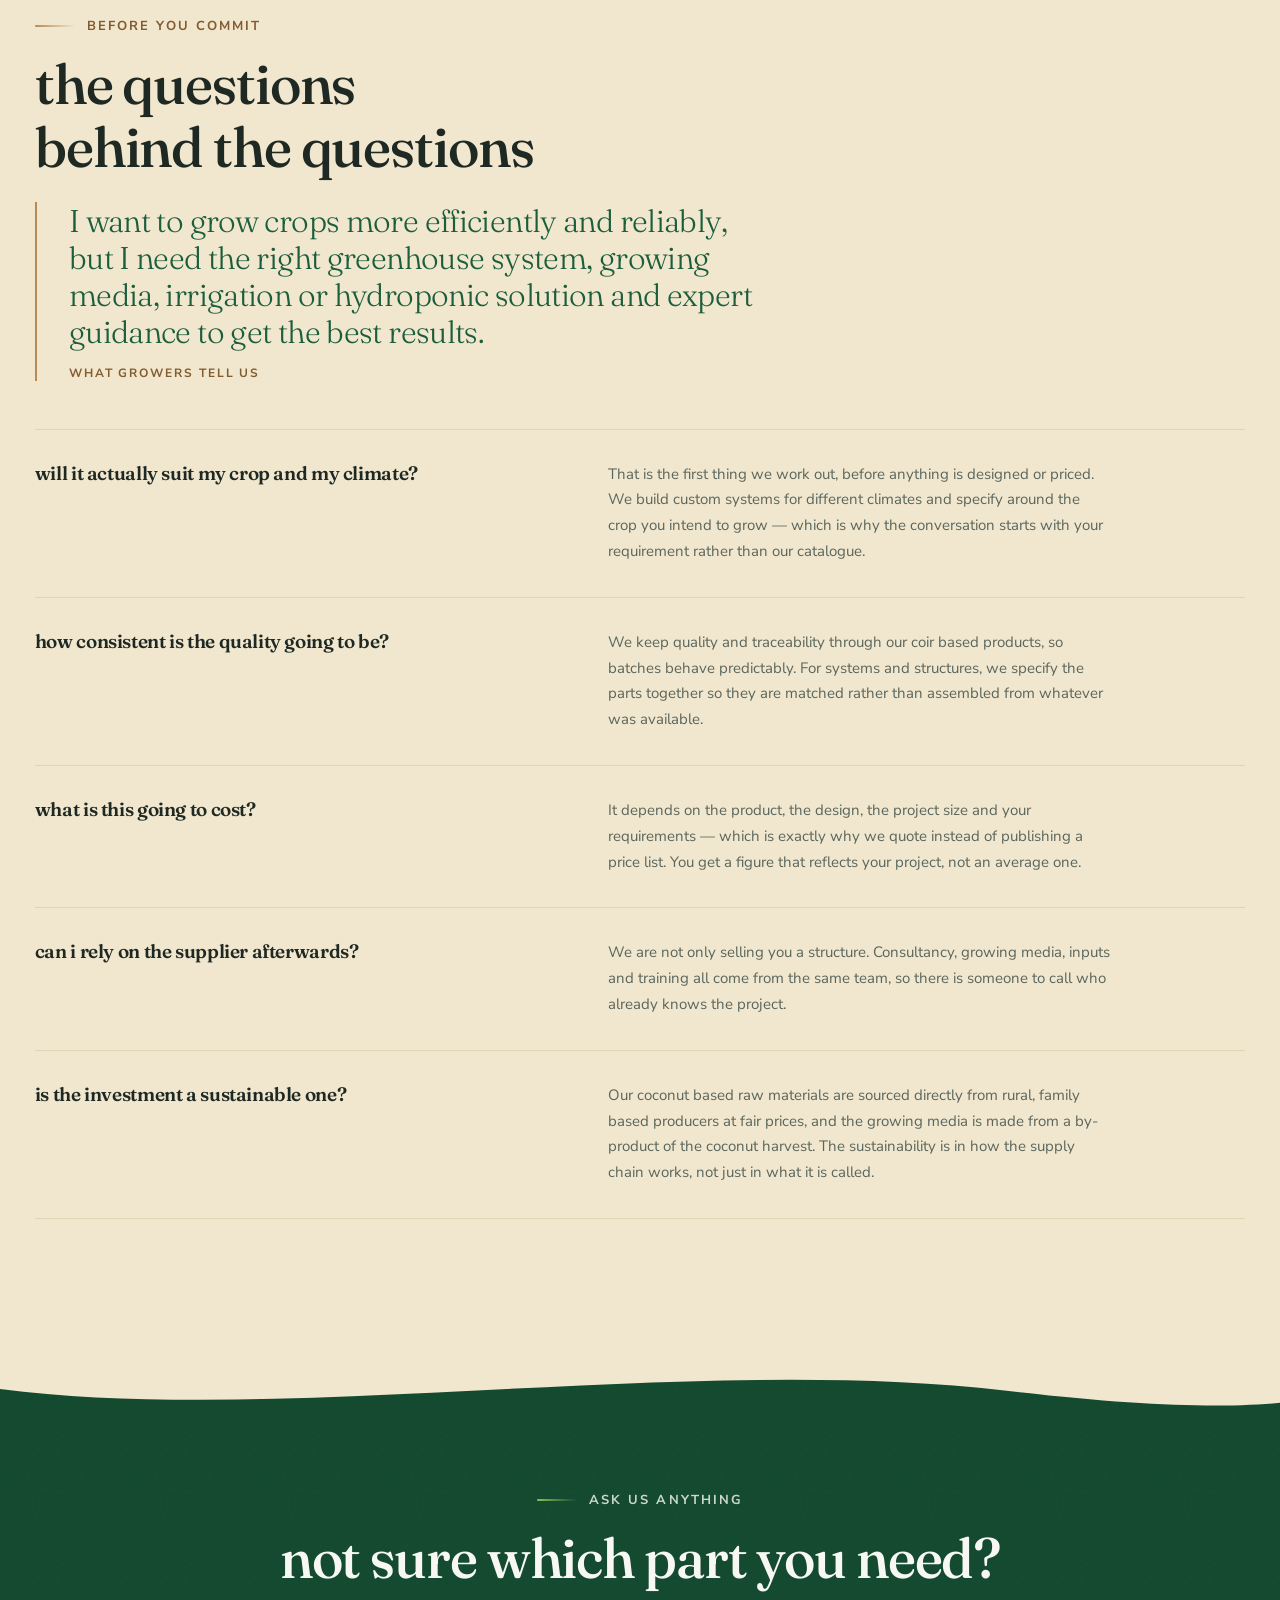
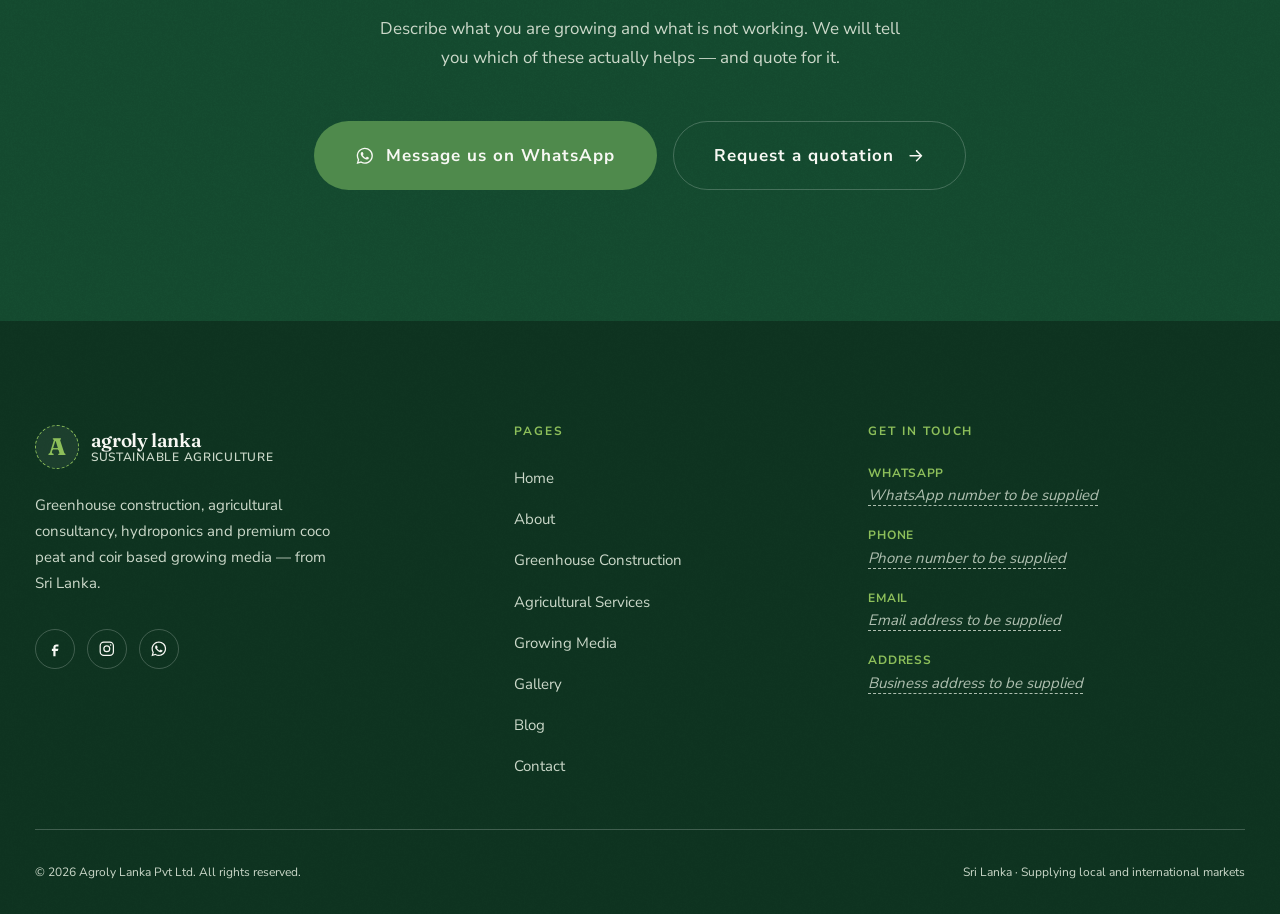
<file: agricultural-services.html>
<!DOCTYPE html>
<html lang="en">
<head>
<meta charset="utf-8">
<meta name="viewport" content="width=device-width, initial-scale=1">
<title>Agricultural Services — Consultancy, Irrigation, Hydroponics &amp; Training | Agroly Lanka</title>
<meta name="description" content="Agricultural consultancy and advisory services, irrigation solutions, hydroponic systems, seeds and planting materials, and training programmes from Agroly Lanka in Sri Lanka.">
<meta name="theme-color" content="#1B5E3C">

<meta property="og:type" content="website">
<meta property="og:title" content="Agricultural Services — Agroly Lanka">
<meta property="og:description" content="Consultancy, irrigation, hydroponics, seeds and planting materials, and training programmes.">
<meta property="og:image" content="assets/images/as-hero-paddy-1500w.jpg">

<link rel="icon" href="assets/icons/favicon.svg" type="image/svg+xml">
<link rel="preload" href="assets/fonts/fraunces-300-700-latin.woff2" as="font" type="font/woff2" crossorigin>
<link rel="preload" href="assets/fonts/nunito-sans-300-700-latin.woff2" as="font" type="font/woff2" crossorigin>

<link rel="stylesheet" href="css/tokens.css">
<link rel="stylesheet" href="css/base.css">
<link rel="stylesheet" href="css/components.css">
<link rel="stylesheet" href="css/sections.css">
<link rel="stylesheet" href="css/pages.css">

<noscript>
  <style>
    .reveal { opacity: 1 !important; transform: none !important; }
  </style>
</noscript>

<!--
  ===========================================================================
  PLACEHOLDERS TO REPLACE BEFORE LAUNCH — see index.html for the full list.
  On this page: LOGO SLOT (header + footer), wa.me / tel: / mailto: links,
  address, and the Facebook / Instagram hrefs in the footer.
  ===========================================================================
-->
</head>

<body>
<a class="skip-link" href="#main">Skip to content</a>

<!-- ======================================================================
     HEADER
     ====================================================================== -->
<header class="header" id="header">
  <div class="shell shell--wide header__inner">

    <a class="logo" href="index.html" aria-label="Agroly Lanka — home">
      <!-- LOGO SLOT — replace this span with the supplied logo file -->
      <span class="logo__slot" aria-hidden="true">A</span>
      <span class="logo__text">
        <span class="logo__name">Agroly Lanka</span>
        <span class="logo__tagline">Sustainable Agriculture</span>
      </span>
    </a>

    <nav class="nav" id="nav" aria-label="Primary">
      <ul class="nav__list">
        <li><a class="nav__link" href="index.html">Home</a></li>
        <li><a class="nav__link" href="about.html">About</a></li>
        <li><a class="nav__link" href="greenhouse-construction.html">Greenhouse Construction</a></li>
        <li><a class="nav__link" href="agricultural-services.html" aria-current="page">Agricultural Services</a></li>
        <li><a class="nav__link" href="growing-media.html">Growing Media</a></li>
        <li><a class="nav__link" href="gallery.html">Gallery</a></li>
        <li><a class="nav__link" href="blog.html">Blog</a></li>
        <li><a class="nav__link" href="contact.html">Contact</a></li>
      </ul>
      <a class="btn btn--whatsapp btn--sm nav__cta" href="https://wa.me/94XXXXXXXXX">
        <svg class="btn__icon" viewBox="0 0 24 24" fill="currentColor" aria-hidden="true"><path d="M12.04 2C6.58 2 2.13 6.45 2.13 11.91c0 1.75.46 3.45 1.32 4.95L2 22l5.25-1.38a9.9 9.9 0 0 0 4.79 1.22h.01c5.46 0 9.91-4.45 9.91-9.91 0-2.65-1.03-5.14-2.9-7.01A9.82 9.82 0 0 0 12.04 2Zm0 18.15h-.01a8.2 8.2 0 0 1-4.19-1.15l-.3-.18-3.12.82.83-3.04-.2-.31a8.2 8.2 0 0 1-1.26-4.38c0-4.54 3.7-8.24 8.25-8.24 2.2 0 4.27.86 5.83 2.42a8.19 8.19 0 0 1 2.41 5.83c0 4.54-3.7 8.23-8.24 8.23Zm4.52-6.16c-.25-.12-1.47-.72-1.69-.81-.23-.08-.39-.12-.56.13-.16.24-.64.8-.78.97-.15.16-.29.18-.53.06-.25-.12-1.05-.39-1.99-1.23-.74-.66-1.23-1.47-1.38-1.72-.14-.25-.01-.38.11-.5.11-.11.25-.29.37-.43.13-.15.17-.25.25-.41.08-.17.04-.31-.02-.43-.06-.12-.56-1.34-.76-1.84-.2-.48-.4-.42-.56-.43h-.47c-.17 0-.43.06-.66.31-.22.25-.86.85-.86 2.07 0 1.22.89 2.4 1.01 2.56.12.17 1.75 2.67 4.23 3.74.59.26 1.05.41 1.41.52.59.19 1.13.16 1.56.1.47-.07 1.47-.6 1.67-1.18.21-.58.21-1.07.15-1.18-.06-.11-.22-.17-.47-.29Z"/></svg>
        WhatsApp us
      </a>
    </nav>

    <button class="nav-toggle" id="navToggle" type="button" aria-expanded="false" aria-controls="nav" aria-label="Open menu">
      <span class="nav-toggle__bars" aria-hidden="true"></span>
    </button>

  </div>
</header>
<div class="nav-scrim" id="navScrim" hidden></div>


<main id="main">

<!-- ======================================================================
     PAGE HERO
     ====================================================================== -->
<section class="page-hero grain" aria-labelledby="page-title">
  <span class="wash wash--sage page-hero__wash is-drifting" aria-hidden="true"></span>

  <div class="shell shell--wide">
    <div class="page-hero__inner">
      <div>
        <nav class="breadcrumb" aria-label="Breadcrumb">
          <ol>
            <li><a href="index.html">Home</a></li>
            <li><span aria-current="page">Agricultural Services</span></li>
          </ol>
        </nav>
        <p class="eyebrow">Agricultural services</p>
        <h1 class="page-hero__title" id="page-title">Advice, systems and inputs for growing better</h1>
      </div>
      <p class="page-hero__lede">
        Consultancy and technical guidance, irrigation and hydroponic systems,
        seeds and planting materials, and training — taken on their own, or
        specified alongside a greenhouse.
      </p>
    </div>

    <div class="page-hero__band">
      <img
        src="assets/images/as-hero-paddy-1500w.jpg"
        srcset="assets/images/as-hero-paddy-900w.jpg 900w,
                assets/images/as-hero-paddy-1500w.jpg 1500w,
                assets/images/as-hero-paddy-2000w.jpg 2000w"
        sizes="(max-width: 92rem) 94vw, 1480px"
        alt="Workers transplanting young rice seedlings across a flooded paddy field with hills behind"
        width="1500" height="1000" fetchpriority="high" decoding="async">
    </div>
  </div>
</section>


<!-- ======================================================================
     1. WHAT WE PROVIDE — asymmetric offer grid
     ====================================================================== -->
<section class="offer" aria-labelledby="offer-title">
  <div class="shell shell--wide">

    <div class="offer__head reveal">
      <p class="eyebrow">What we provide</p>
      <h2 id="offer-title">Four services, one conversation</h2>
      <p>
        Most growers come to us for one of these and end up needing two. Because
        we supply all of them, they can be specified to work together rather
        than bought separately and made to fit afterwards.
      </p>
    </div>

    <div class="offer__grid">

      <article class="offer__item offer__item--wide reveal">
        <div class="offer__media">
          <img src="assets/images/service-consultancy.jpg"
               alt="A grower walking between densely planted beds inside a poly-tunnel"
               width="900" height="675" loading="lazy" decoding="async">
        </div>
        <div class="offer__body">
          <h3>Agricultural consultancy</h3>
          <p>
            Advisory and technical guidance on cultivation, greenhouse
            operation and getting a better result from the ground you already
            have. It is usually where a project starts.
          </p>
          <ul class="offer__tags">
            <li>Crop advice</li>
            <li>Greenhouse operation</li>
            <li>Technical guidance</li>
          </ul>
        </div>
      </article>

      <article class="offer__item offer__item--narrow reveal" style="--reveal-delay: 80ms">
        <div class="offer__media">
          <img src="assets/images/service-irrigation.jpg"
               alt="Young plants growing in a bed with drip irrigation lines running between the rows"
               width="900" height="506" loading="lazy" decoding="async">
        </div>
        <div class="offer__body">
          <h3>Irrigation solutions</h3>
          <p>
            Irrigation designed around your water, your layout and the way you
            want to work — inside a greenhouse or in the open.
          </p>
        </div>
      </article>

      <article class="offer__item offer__item--narrow reveal" style="--reveal-delay: 160ms">
        <div class="offer__media">
          <img src="assets/images/as-hydroponic-vertical.jpg"
               alt="Leafy greens growing in a stacked hydroponic system under grow lights"
               width="1000" height="1333" loading="lazy" decoding="async">
        </div>
        <div class="offer__body">
          <h3>Hydroponic systems</h3>
          <p>
            Soil-free growing systems, supplied with the coir based media and
            planting materials that go with them.
          </p>
        </div>
      </article>

      <article class="offer__item offer__item--wide offer__item--flip reveal" style="--reveal-delay: 240ms">
        <div class="offer__media">
          <img src="assets/images/as-seedling-plug.jpg"
               alt="A gloved hand lifting a young seedling and its root plug from a propagation tray"
               width="1000" height="1500" loading="lazy" decoding="async">
        </div>
        <div class="offer__body">
          <h3>Seeds, nursery &amp; planting materials</h3>
          <p>
            Seeds, plant nursery products and planting materials — supplied
            alongside the media they will root into and the structure they will
            grow under.
          </p>
          <ul class="offer__tags">
            <li>Seeds</li>
            <li>Nursery products</li>
            <li>Planting materials</li>
          </ul>
        </div>
      </article>

    </div>
  </div>
</section>


<!-- ======================================================================
     2. TRAINING SPOTLIGHT — full-bleed half and half
     ====================================================================== -->
<section class="spotlight grain grain--dark" aria-labelledby="spotlight-title">
  <svg class="wave wave--top wave--paper" viewBox="0 0 1440 100" preserveAspectRatio="none" aria-hidden="true">
    <path d="M0,34 C280,94 640,2 980,40 C1190,63 1330,72 1440,60 L1440,101 L0,101 Z"/>
  </svg>

  <div class="spotlight__media">
    <img src="assets/images/as-training-circle.jpg"
         alt="A group of growers sitting together in a field during a practical training session"
         width="1400" height="933" loading="lazy" decoding="async">
  </div>

  <div class="spotlight__body">
    <p class="eyebrow eyebrow--inverse reveal">Training programmes</p>
    <h2 id="spotlight-title" class="reveal">A system is only as good as the people running it</h2>
    <p class="reveal">
      We run training programmes in modern agricultural cultivation, so the
      greenhouse, the irrigation and the growing media keep performing after we
      have handed the project over.
    </p>
    <p class="reveal">
      Training can be part of a larger project or arranged on its own.
    </p>

    <ul class="spotlight__list reveal">
      <li>
        <svg viewBox="0 0 24 24" fill="none" stroke="currentColor" stroke-width="1.7" stroke-linecap="round" stroke-linejoin="round" aria-hidden="true"><path d="M20 6 9 17l-5-5"/></svg>
        <span>Practical training in modern cultivation methods</span>
      </li>
      <li>
        <svg viewBox="0 0 24 24" fill="none" stroke="currentColor" stroke-width="1.7" stroke-linecap="round" stroke-linejoin="round" aria-hidden="true"><path d="M20 6 9 17l-5-5"/></svg>
        <span>Built around the system your team will actually operate</span>
      </li>
      <li>
        <svg viewBox="0 0 24 24" fill="none" stroke="currentColor" stroke-width="1.7" stroke-linecap="round" stroke-linejoin="round" aria-hidden="true"><path d="M20 6 9 17l-5-5"/></svg>
        <span>Suitable for farms, commercial operations, government projects and NGOs</span>
      </li>
    </ul>
  </div>
</section>


<!-- ======================================================================
     3. WORRIES ANSWERED
     ====================================================================== -->
<section class="worries" aria-labelledby="worries-title">
  <div class="shell shell--wide">

    <div class="worries__head reveal">
      <p class="eyebrow">Before you commit</p>
      <h2 id="worries-title">The questions behind the questions</h2>

      <blockquote class="worries__quote">
        I want to grow crops more efficiently and reliably, but I need the right
        greenhouse system, growing media, irrigation or hydroponic solution and
        expert guidance to get the best results.
        <cite>What growers tell us</cite>
      </blockquote>
    </div>

    <dl class="worries__list">

      <div class="worry reveal">
        <dt>Will it actually suit my crop and my climate?</dt>
        <dd>
          That is the first thing we work out, before anything is designed or
          priced. We build custom systems for different climates and specify
          around the crop you intend to grow — which is why the conversation
          starts with your requirement rather than our catalogue.
        </dd>
      </div>

      <div class="worry reveal">
        <dt>How consistent is the quality going to be?</dt>
        <dd>
          We keep quality and traceability through our coir based products, so
          batches behave predictably. For systems and structures, we specify
          the parts together so they are matched rather than assembled from
          whatever was available.
        </dd>
      </div>

      <div class="worry reveal">
        <dt>What is this going to cost?</dt>
        <dd>
          It depends on the product, the design, the project size and your
          requirements — which is exactly why we quote instead of publishing a
          price list. You get a figure that reflects your project, not an
          average one.
        </dd>
      </div>

      <div class="worry reveal">
        <dt>Can I rely on the supplier afterwards?</dt>
        <dd>
          We are not only selling you a structure. Consultancy, growing media,
          inputs and training all come from the same team, so there is someone
          to call who already knows the project.
        </dd>
      </div>

      <div class="worry reveal">
        <dt>Is the investment a sustainable one?</dt>
        <dd>
          Our coconut based raw materials are sourced directly from rural,
          family based producers at fair prices, and the growing media is made
          from a by-product of the coconut harvest. The sustainability is in
          how the supply chain works, not just in what it is called.
        </dd>
      </div>

    </dl>
  </div>
</section>


<!-- ======================================================================
     CLOSING CTA
     ====================================================================== -->
<section class="closer grain grain--dark" aria-labelledby="closer-title">
  <svg class="wave wave--top wave--sand" viewBox="0 0 1440 100" preserveAspectRatio="none" aria-hidden="true">
    <path d="M0,48 C320,0 780,94 1130,46 C1270,27 1370,22 1440,30 L1440,101 L0,101 Z"/>
  </svg>
  <span class="wash wash--sprout closer__wash is-drifting" aria-hidden="true"></span>

  <div class="shell shell--narrow closer__inner">
    <p class="eyebrow eyebrow--inverse eyebrow--center reveal">Ask us anything</p>
    <h2 id="closer-title" class="reveal">Not sure which part you need?</h2>
    <p class="reveal">
      Describe what you are growing and what is not working. We will tell you
      which of these actually helps — and quote for it.
    </p>

    <div class="closer__actions reveal">
      <a class="btn btn--whatsapp btn--lg" href="https://wa.me/94XXXXXXXXX">
        <svg class="btn__icon" viewBox="0 0 24 24" fill="currentColor" aria-hidden="true"><path d="M12.04 2C6.58 2 2.13 6.45 2.13 11.91c0 1.75.46 3.45 1.32 4.95L2 22l5.25-1.38a9.9 9.9 0 0 0 4.79 1.22h.01c5.46 0 9.91-4.45 9.91-9.91 0-2.65-1.03-5.14-2.9-7.01A9.82 9.82 0 0 0 12.04 2Zm0 18.15h-.01a8.2 8.2 0 0 1-4.19-1.15l-.3-.18-3.12.82.83-3.04-.2-.31a8.2 8.2 0 0 1-1.26-4.38c0-4.54 3.7-8.24 8.25-8.24 2.2 0 4.27.86 5.83 2.42a8.19 8.19 0 0 1 2.41 5.83c0 4.54-3.7 8.23-8.24 8.23Zm4.52-6.16c-.25-.12-1.47-.72-1.69-.81-.23-.08-.39-.12-.56.13-.16.24-.64.8-.78.97-.15.16-.29.18-.53.06-.25-.12-1.05-.39-1.99-1.23-.74-.66-1.23-1.47-1.38-1.72-.14-.25-.01-.38.11-.5.11-.11.25-.29.37-.43.13-.15.17-.25.25-.41.08-.17.04-.31-.02-.43-.06-.12-.56-1.34-.76-1.84-.2-.48-.4-.42-.56-.43h-.47c-.17 0-.43.06-.66.31-.22.25-.86.85-.86 2.07 0 1.22.89 2.4 1.01 2.56.12.17 1.75 2.67 4.23 3.74.59.26 1.05.41 1.41.52.59.19 1.13.16 1.56.1.47-.07 1.47-.6 1.67-1.18.21-.58.21-1.07.15-1.18-.06-.11-.22-.17-.47-.29Z"/></svg>
        Message us on WhatsApp
      </a>
      <a class="btn btn--ghost-inverse btn--lg" href="contact.html">
        Request a quotation
        <svg class="btn__icon btn__icon--arrow" viewBox="0 0 24 24" fill="none" stroke="currentColor" stroke-width="1.8" stroke-linecap="round" stroke-linejoin="round" aria-hidden="true"><path d="M5 12h13M13 6l6 6-6 6"/></svg>
      </a>
    </div>
  </div>
</section>

</main>


<!-- ======================================================================
     FOOTER
     ====================================================================== -->
<footer class="footer grain grain--dark">
  <div class="shell shell--wide">

    <div class="footer__grid">

      <div>
        <div class="logo">
          <!-- LOGO SLOT — replace this span with the supplied logo file -->
          <span class="logo__slot" aria-hidden="true">A</span>
          <span class="logo__text">
            <span class="logo__name">Agroly Lanka</span>
            <span class="logo__tagline">Sustainable Agriculture</span>
          </span>
        </div>
        <p class="footer__blurb">
          Greenhouse construction, agricultural consultancy, hydroponics and
          premium coco peat and coir based growing media — from Sri Lanka.
        </p>
        <div class="footer__social">
          <a href="#" aria-label="Agroly Lanka on Facebook">
            <svg viewBox="0 0 24 24" fill="currentColor" aria-hidden="true"><path d="M14 9h3V6h-3c-2.2 0-4 1.8-4 4v2H8v3h2v7h3v-7h3l1-3h-4v-2c0-.55.45-1 1-1Z"/></svg>
          </a>
          <a href="#" aria-label="Agroly Lanka on Instagram">
            <svg viewBox="0 0 24 24" fill="none" stroke="currentColor" stroke-width="1.7" aria-hidden="true"><rect x="3" y="3" width="18" height="18" rx="5"/><circle cx="12" cy="12" r="4"/><circle cx="17.2" cy="6.8" r="1.1" fill="currentColor" stroke="none"/></svg>
          </a>
          <a href="https://wa.me/94XXXXXXXXX" aria-label="Message Agroly Lanka on WhatsApp">
            <svg viewBox="0 0 24 24" fill="currentColor" aria-hidden="true"><path d="M12.04 2C6.58 2 2.13 6.45 2.13 11.91c0 1.75.46 3.45 1.32 4.95L2 22l5.25-1.38a9.9 9.9 0 0 0 4.79 1.22h.01c5.46 0 9.91-4.45 9.91-9.91 0-2.65-1.03-5.14-2.9-7.01A9.82 9.82 0 0 0 12.04 2Zm0 18.15h-.01a8.2 8.2 0 0 1-4.19-1.15l-.3-.18-3.12.82.83-3.04-.2-.31a8.2 8.2 0 0 1-1.26-4.38c0-4.54 3.7-8.24 8.25-8.24 2.2 0 4.27.86 5.83 2.42a8.19 8.19 0 0 1 2.41 5.83c0 4.54-3.7 8.23-8.24 8.23Zm4.52-6.16c-.25-.12-1.47-.72-1.69-.81-.23-.08-.39-.12-.56.13-.16.24-.64.8-.78.97-.15.16-.29.18-.53.06-.25-.12-1.05-.39-1.99-1.23-.74-.66-1.23-1.47-1.38-1.72-.14-.25-.01-.38.11-.5.11-.11.25-.29.37-.43.13-.15.17-.25.25-.41.08-.17.04-.31-.02-.43-.06-.12-.56-1.34-.76-1.84-.2-.48-.4-.42-.56-.43h-.47c-.17 0-.43.06-.66.31-.22.25-.86.85-.86 2.07 0 1.22.89 2.4 1.01 2.56.12.17 1.75 2.67 4.23 3.74.59.26 1.05.41 1.41.52.59.19 1.13.16 1.56.1.47-.07 1.47-.6 1.67-1.18.21-.58.21-1.07.15-1.18-.06-.11-.22-.17-.47-.29Z"/></svg>
          </a>
        </div>
      </div>

      <nav aria-label="Footer">
        <h2 class="footer__heading">Pages</h2>
        <ul class="footer__list">
          <li><a href="index.html">Home</a></li>
          <li><a href="about.html">About</a></li>
          <li><a href="greenhouse-construction.html">Greenhouse Construction</a></li>
          <li><a href="agricultural-services.html">Agricultural Services</a></li>
          <li><a href="growing-media.html">Growing Media</a></li>
          <li><a href="gallery.html">Gallery</a></li>
          <li><a href="blog.html">Blog</a></li>
          <li><a href="contact.html">Contact</a></li>
        </ul>
      </nav>

      <div>
        <h2 class="footer__heading">Get in touch</h2>
        <dl class="footer__contact">
          <div>
            <dt>WhatsApp</dt>
            <dd><a href="https://wa.me/94XXXXXXXXX"><span class="placeholder">WhatsApp number to be supplied</span></a></dd>
          </div>
          <div>
            <dt>Phone</dt>
            <dd><a href="tel:+94XXXXXXXXX"><span class="placeholder">Phone number to be supplied</span></a></dd>
          </div>
          <div>
            <dt>Email</dt>
            <dd><a href="mailto:hello@example.com"><span class="placeholder">Email address to be supplied</span></a></dd>
          </div>
          <div>
            <dt>Address</dt>
            <dd><span class="placeholder">Business address to be supplied</span></dd>
          </div>
        </dl>
      </div>

    </div>

    <div class="footer__base">
      <p>&copy; <span id="year">2026</span> Agroly Lanka Pvt Ltd. All rights reserved.</p>
      <p>Sri Lanka &middot; Supplying local and international markets</p>
    </div>

  </div>
</footer>

<a class="float-wa" href="https://wa.me/94XXXXXXXXX" aria-label="Message us on WhatsApp">
  <svg viewBox="0 0 24 24" fill="currentColor" aria-hidden="true"><path d="M12.04 2C6.58 2 2.13 6.45 2.13 11.91c0 1.75.46 3.45 1.32 4.95L2 22l5.25-1.38a9.9 9.9 0 0 0 4.79 1.22h.01c5.46 0 9.91-4.45 9.91-9.91 0-2.65-1.03-5.14-2.9-7.01A9.82 9.82 0 0 0 12.04 2Zm0 18.15h-.01a8.2 8.2 0 0 1-4.19-1.15l-.3-.18-3.12.82.83-3.04-.2-.31a8.2 8.2 0 0 1-1.26-4.38c0-4.54 3.7-8.24 8.25-8.24 2.2 0 4.27.86 5.83 2.42a8.19 8.19 0 0 1 2.41 5.83c0 4.54-3.7 8.23-8.24 8.23Zm4.52-6.16c-.25-.12-1.47-.72-1.69-.81-.23-.08-.39-.12-.56.13-.16.24-.64.8-.78.97-.15.16-.29.18-.53.06-.25-.12-1.05-.39-1.99-1.23-.74-.66-1.23-1.47-1.38-1.72-.14-.25-.01-.38.11-.5.11-.11.25-.29.37-.43.13-.15.17-.25.25-.41.08-.17.04-.31-.02-.43-.06-.12-.56-1.34-.76-1.84-.2-.48-.4-.42-.56-.43h-.47c-.17 0-.43.06-.66.31-.22.25-.86.85-.86 2.07 0 1.22.89 2.4 1.01 2.56.12.17 1.75 2.67 4.23 3.74.59.26 1.05.41 1.41.52.59.19 1.13.16 1.56.1.47-.07 1.47-.6 1.67-1.18.21-.58.21-1.07.15-1.18-.06-.11-.22-.17-.47-.29Z"/></svg>
</a>

<script src="js/main.js" defer></script>
</body>
</html>
</file>
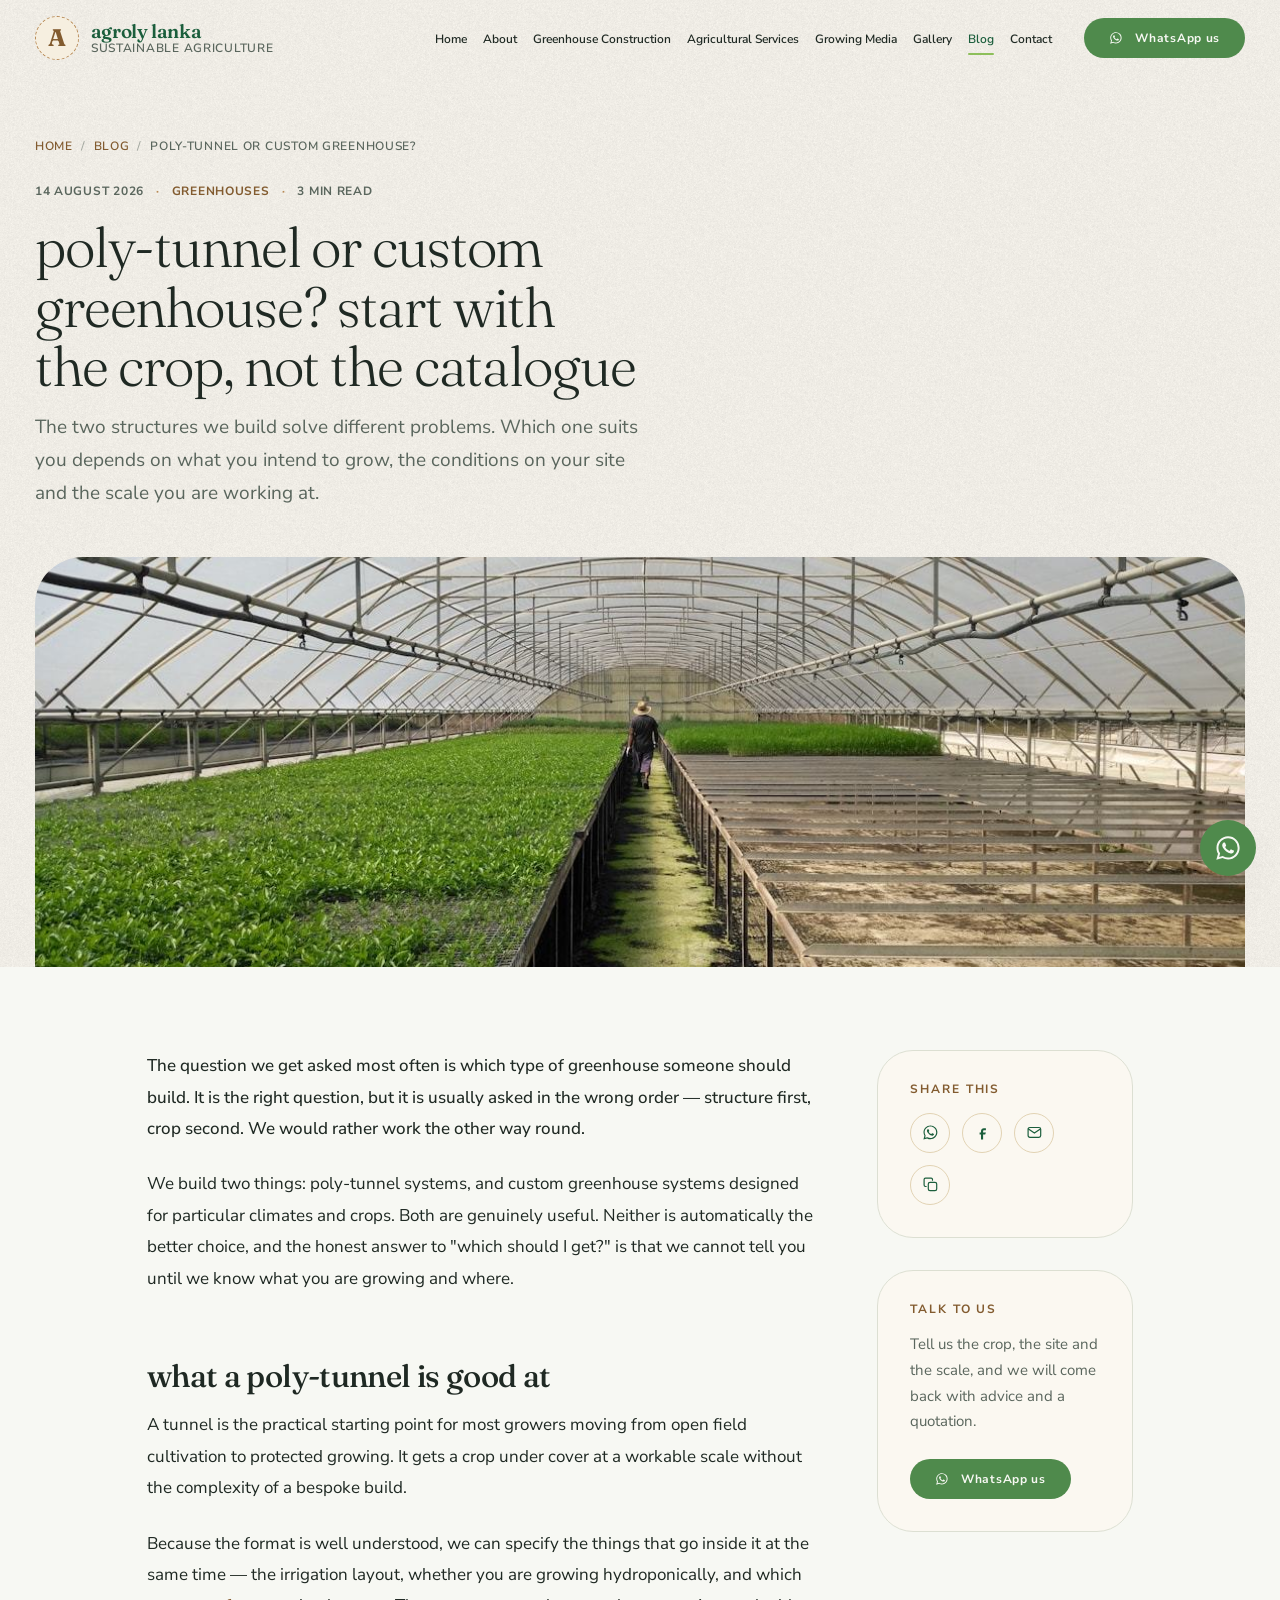
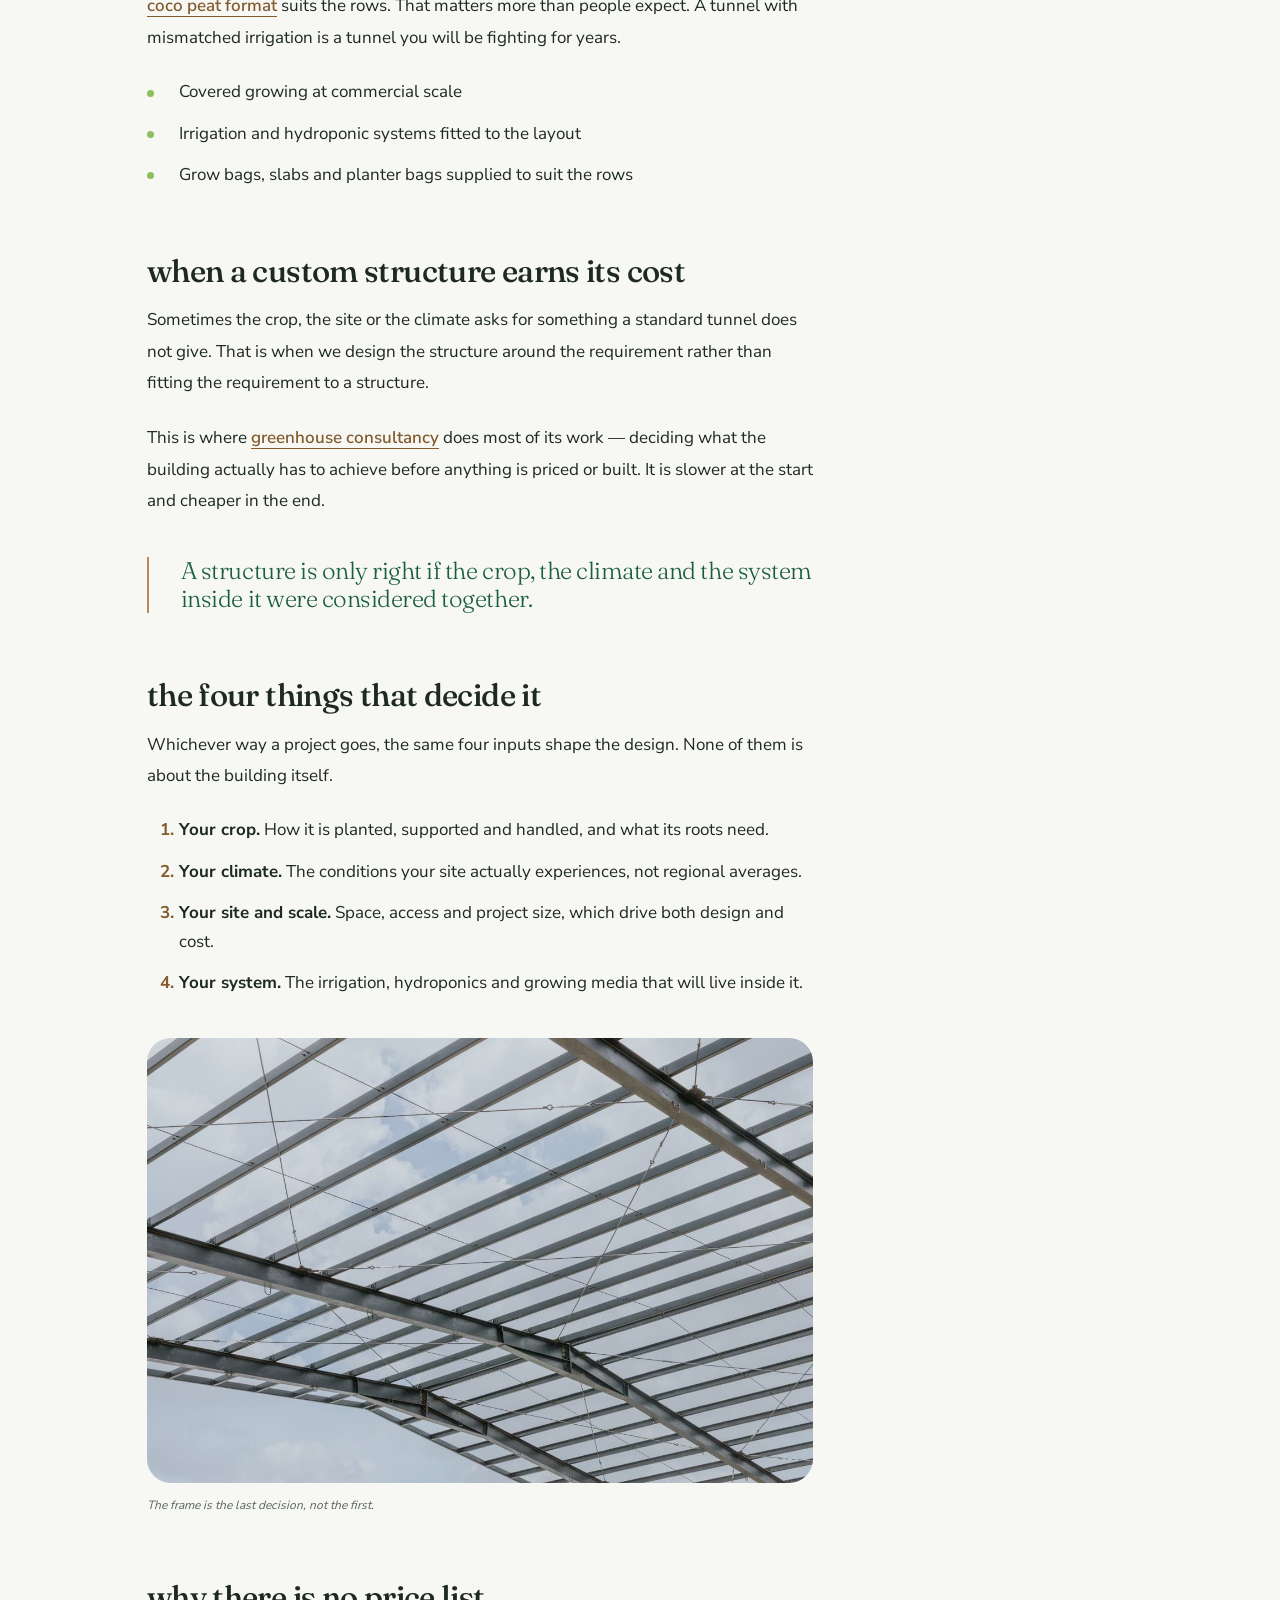
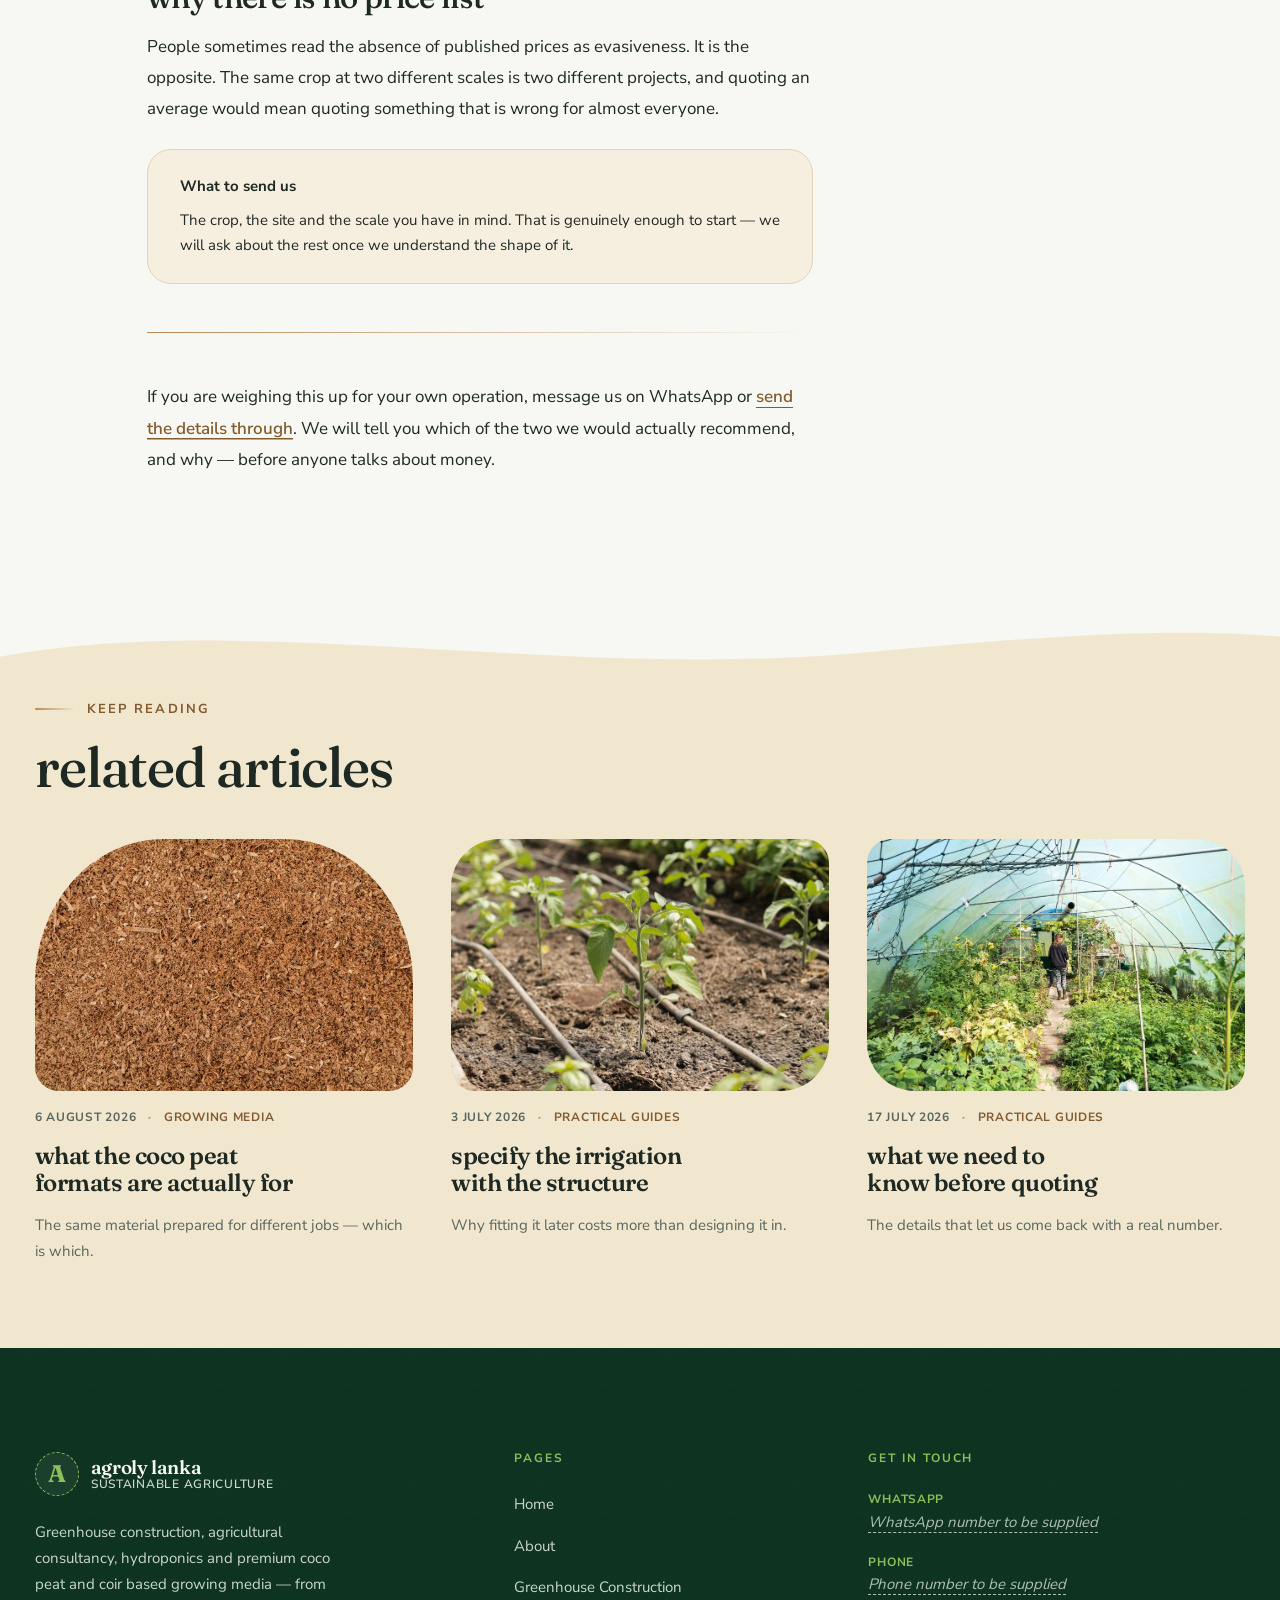
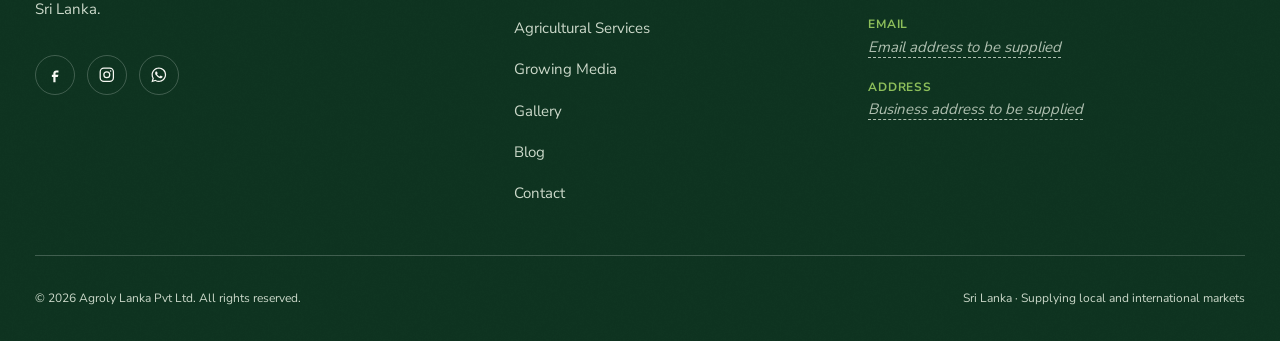
<file: blog-post.html>
<!DOCTYPE html>
<html lang="en">
<head>
<meta charset="utf-8">
<meta name="viewport" content="width=device-width, initial-scale=1">
<title>Poly-tunnel or custom greenhouse? Start with the crop | Agroly Lanka</title>
<meta name="description" content="The two greenhouse structures Agroly Lanka builds solve different problems. Which one suits you depends on the crop, the site and the scale — not on a catalogue.">
<meta name="theme-color" content="#1B5E3C">

<meta property="og:type" content="article">
<meta property="og:title" content="Poly-tunnel or custom greenhouse? Start with the crop">
<meta property="og:description" content="Which structure suits you depends on what you intend to grow and the conditions you are growing in.">
<meta property="og:image" content="assets/images/gh-polytunnel-rows.jpg">
<meta property="article:published_time" content="2026-08-14">

<link rel="icon" href="assets/icons/favicon.svg" type="image/svg+xml">
<link rel="preload" href="assets/fonts/fraunces-300-700-latin.woff2" as="font" type="font/woff2" crossorigin>
<link rel="preload" href="assets/fonts/nunito-sans-300-700-latin.woff2" as="font" type="font/woff2" crossorigin>

<link rel="stylesheet" href="css/tokens.css">
<link rel="stylesheet" href="css/base.css">
<link rel="stylesheet" href="css/components.css">
<link rel="stylesheet" href="css/sections.css">
<link rel="stylesheet" href="css/pages.css">
<link rel="stylesheet" href="css/blog.css">

<noscript>
  <style>.reveal { opacity: 1 !important; transform: none !important; }</style>
</noscript>

<!--
  ===========================================================================
  ARTICLE TEMPLATE — DUPLICATE THIS FILE FOR EACH POST
  ---------------------------------------------------------------------------
  This article is SAMPLE content. It deliberately only restates things that
  already appear elsewhere on the site, so it makes no new claims about the
  business — but the date is invented and the whole thing should be replaced.

  TO CREATE A POST
  1. Copy this file, rename it (e.g. blog-choosing-a-tunnel.html)
  2. Update: <title>, meta description, og: tags, article:published_time
  3. Update the breadcrumb, the <h1>, the standfirst and the hero image
  4. Update <time datetime="YYYY-MM-DD"> and the category
  5. Write the body inside <div class="prose">
  6. Add a matching card to blog.html

  WHAT .prose STYLES FOR YOU — just write plain HTML, no extra classes:
     <h2> <h3> <p> <ul> <ol> <blockquote> <figure>/<figcaption> <hr>
     <a> <strong> <em>
  Two optional helpers:
     <p class="prose__lead">  — larger opening paragraph
     <div class="note">       — boxed practical aside

  Reading time is calculated from the text at load, so there is nothing to
  update by hand. Share links are built from the live URL.
  ---------------------------------------------------------------------------
  OTHER PLACEHOLDERS: LOGO SLOT (header + footer), wa.me / tel: / mailto:
  links, address, and the Facebook / Instagram hrefs in the footer.
  ===========================================================================
-->
</head>

<body>
<a class="skip-link" href="#main">Skip to content</a>

<!-- ======================================================================
     HEADER
     ====================================================================== -->
<header class="header" id="header">
  <div class="shell shell--wide header__inner">

    <a class="logo" href="index.html" aria-label="Agroly Lanka — home">
      <!-- LOGO SLOT — replace this span with the supplied logo file -->
      <span class="logo__slot" aria-hidden="true">A</span>
      <span class="logo__text">
        <span class="logo__name">Agroly Lanka</span>
        <span class="logo__tagline">Sustainable Agriculture</span>
      </span>
    </a>

    <nav class="nav" id="nav" aria-label="Primary">
      <ul class="nav__list">
        <li><a class="nav__link" href="index.html">Home</a></li>
        <li><a class="nav__link" href="about.html">About</a></li>
        <li><a class="nav__link" href="greenhouse-construction.html">Greenhouse Construction</a></li>
        <li><a class="nav__link" href="agricultural-services.html">Agricultural Services</a></li>
        <li><a class="nav__link" href="growing-media.html">Growing Media</a></li>
        <li><a class="nav__link" href="gallery.html">Gallery</a></li>
        <li><a class="nav__link" href="blog.html" aria-current="page">Blog</a></li>
        <li><a class="nav__link" href="contact.html">Contact</a></li>
      </ul>
      <a class="btn btn--whatsapp btn--sm nav__cta" href="https://wa.me/94XXXXXXXXX">
        <svg class="btn__icon" viewBox="0 0 24 24" fill="currentColor" aria-hidden="true"><path d="M12.04 2C6.58 2 2.13 6.45 2.13 11.91c0 1.75.46 3.45 1.32 4.95L2 22l5.25-1.38a9.9 9.9 0 0 0 4.79 1.22h.01c5.46 0 9.91-4.45 9.91-9.91 0-2.65-1.03-5.14-2.9-7.01A9.82 9.82 0 0 0 12.04 2Zm0 18.15h-.01a8.2 8.2 0 0 1-4.19-1.15l-.3-.18-3.12.82.83-3.04-.2-.31a8.2 8.2 0 0 1-1.26-4.38c0-4.54 3.7-8.24 8.25-8.24 2.2 0 4.27.86 5.83 2.42a8.19 8.19 0 0 1 2.41 5.83c0 4.54-3.7 8.23-8.24 8.23Zm4.52-6.16c-.25-.12-1.47-.72-1.69-.81-.23-.08-.39-.12-.56.13-.16.24-.64.8-.78.97-.15.16-.29.18-.53.06-.25-.12-1.05-.39-1.99-1.23-.74-.66-1.23-1.47-1.38-1.72-.14-.25-.01-.38.11-.5.11-.11.25-.29.37-.43.13-.15.17-.25.25-.41.08-.17.04-.31-.02-.43-.06-.12-.56-1.34-.76-1.84-.2-.48-.4-.42-.56-.43h-.47c-.17 0-.43.06-.66.31-.22.25-.86.85-.86 2.07 0 1.22.89 2.4 1.01 2.56.12.17 1.75 2.67 4.23 3.74.59.26 1.05.41 1.41.52.59.19 1.13.16 1.56.1.47-.07 1.47-.6 1.67-1.18.21-.58.21-1.07.15-1.18-.06-.11-.22-.17-.47-.29Z"/></svg>
        WhatsApp us
      </a>
    </nav>

    <button class="nav-toggle" id="navToggle" type="button" aria-expanded="false" aria-controls="nav" aria-label="Open menu">
      <span class="nav-toggle__bars" aria-hidden="true"></span>
    </button>

  </div>
</header>
<div class="nav-scrim" id="navScrim" hidden></div>


<main id="main">

<!-- ======================================================================
     ARTICLE HEADER
     ====================================================================== -->
<article>
<header class="post-hero grain">
  <span class="wash wash--sage post-hero__wash is-drifting" aria-hidden="true"></span>

  <div class="shell shell--wide">
    <div class="post-hero__inner">
      <nav class="breadcrumb" aria-label="Breadcrumb">
        <ol>
          <li><a href="index.html">Home</a></li>
          <li><a href="blog.html">Blog</a></li>
          <li><span aria-current="page">Poly-tunnel or custom greenhouse?</span></li>
        </ol>
      </nav>

      <p class="post-meta">
        <time datetime="2026-08-14">14 August 2026</time>
        <span class="post-meta__cat">Greenhouses</span>
        <span id="readingTime" hidden></span>
      </p>

      <h1 class="post-hero__title">Poly-tunnel or custom greenhouse? Start with the crop, not the catalogue</h1>

      <p class="post-hero__standfirst">
        The two structures we build solve different problems. Which one suits
        you depends on what you intend to grow, the conditions on your site and
        the scale you are working at.
      </p>
    </div>

    <figure class="post-hero__figure">
      <img src="assets/images/gh-polytunnel-rows.jpg"
           alt="The arched interior of a poly-tunnel with long rows of young plants running to the far end"
           width="1200" height="900" fetchpriority="high" decoding="async">
    </figure>
  </div>
</header>


<!-- ======================================================================
     ARTICLE BODY
     ====================================================================== -->
<div class="article">
  <div class="shell shell--wide article__grid">

    <div class="prose">

      <p class="prose__lead">
        The question we get asked most often is which type of greenhouse someone
        should build. It is the right question, but it is usually asked in the
        wrong order — structure first, crop second. We would rather work the
        other way round.
      </p>

      <p>
        We build two things: poly-tunnel systems, and custom greenhouse systems
        designed for particular climates and crops. Both are genuinely useful.
        Neither is automatically the better choice, and the honest answer to
        "which should I get?" is that we cannot tell you until we know what you
        are growing and where.
      </p>

      <h2>What a poly-tunnel is good at</h2>

      <p>
        A tunnel is the practical starting point for most growers moving from
        open field cultivation to protected growing. It gets a crop under cover
        at a workable scale without the complexity of a bespoke build.
      </p>

      <p>
        Because the format is well understood, we can specify the things that go
        inside it at the same time — the irrigation layout, whether you are
        growing hydroponically, and which
        <a href="growing-media.html">coco peat format</a> suits the rows. That
        matters more than people expect. A tunnel with mismatched irrigation is a
        tunnel you will be fighting for years.
      </p>

      <ul>
        <li>Covered growing at commercial scale</li>
        <li>Irrigation and hydroponic systems fitted to the layout</li>
        <li>Grow bags, slabs and planter bags supplied to suit the rows</li>
      </ul>

      <h2>When a custom structure earns its cost</h2>

      <p>
        Sometimes the crop, the site or the climate asks for something a standard
        tunnel does not give. That is when we design the structure around the
        requirement rather than fitting the requirement to a structure.
      </p>

      <p>
        This is where <a href="greenhouse-construction.html">greenhouse
        consultancy</a> does most of its work — deciding what the building
        actually has to achieve before anything is priced or built. It is slower
        at the start and cheaper in the end.
      </p>

      <blockquote>
        A structure is only right if the crop, the climate and the system inside
        it were considered together.
      </blockquote>

      <h2>The four things that decide it</h2>

      <p>
        Whichever way a project goes, the same four inputs shape the design.
        None of them is about the building itself.
      </p>

      <ol>
        <li><strong>Your crop.</strong> How it is planted, supported and handled, and what its roots need.</li>
        <li><strong>Your climate.</strong> The conditions your site actually experiences, not regional averages.</li>
        <li><strong>Your site and scale.</strong> Space, access and project size, which drive both design and cost.</li>
        <li><strong>Your system.</strong> The irrigation, hydroponics and growing media that will live inside it.</li>
      </ol>

      <figure>
        <img src="assets/images/gh-steel-frame.jpg"
             alt="The steel truss frame of a greenhouse structure seen against the sky"
             width="1200" height="802" loading="lazy" decoding="async">
        <figcaption>The frame is the last decision, not the first.</figcaption>
      </figure>

      <h2>Why there is no price list</h2>

      <p>
        People sometimes read the absence of published prices as evasiveness. It
        is the opposite. The same crop at two different scales is two different
        projects, and quoting an average would mean quoting something that is
        wrong for almost everyone.
      </p>

      <div class="note">
        <strong>What to send us</strong>
        The crop, the site and the scale you have in mind. That is genuinely
        enough to start — we will ask about the rest once we understand the
        shape of it.
      </div>

      <hr>

      <p>
        If you are weighing this up for your own operation, message us on
        WhatsApp or <a href="contact.html">send the details through</a>. We will
        tell you which of the two we would actually recommend, and why — before
        anyone talks about money.
      </p>

    </div>

    <!-- ---------- sidebar ---------- -->
    <aside class="article__aside">
      <div class="aside-block">
        <h2>Share this</h2>
        <div class="share">
          <a href="#" data-share="whatsapp" aria-label="Share on WhatsApp">
            <svg viewBox="0 0 24 24" fill="currentColor" aria-hidden="true"><path d="M12.04 2C6.58 2 2.13 6.45 2.13 11.91c0 1.75.46 3.45 1.32 4.95L2 22l5.25-1.38a9.9 9.9 0 0 0 4.79 1.22h.01c5.46 0 9.91-4.45 9.91-9.91 0-2.65-1.03-5.14-2.9-7.01A9.82 9.82 0 0 0 12.04 2Zm0 18.15h-.01a8.2 8.2 0 0 1-4.19-1.15l-.3-.18-3.12.82.83-3.04-.2-.31a8.2 8.2 0 0 1-1.26-4.38c0-4.54 3.7-8.24 8.25-8.24 2.2 0 4.27.86 5.83 2.42a8.19 8.19 0 0 1 2.41 5.83c0 4.54-3.7 8.23-8.24 8.23Zm4.52-6.16c-.25-.12-1.47-.72-1.69-.81-.23-.08-.39-.12-.56.13-.16.24-.64.8-.78.97-.15.16-.29.18-.53.06-.25-.12-1.05-.39-1.99-1.23-.74-.66-1.23-1.47-1.38-1.72-.14-.25-.01-.38.11-.5.11-.11.25-.29.37-.43.13-.15.17-.25.25-.41.08-.17.04-.31-.02-.43-.06-.12-.56-1.34-.76-1.84-.2-.48-.4-.42-.56-.43h-.47c-.17 0-.43.06-.66.31-.22.25-.86.85-.86 2.07 0 1.22.89 2.4 1.01 2.56.12.17 1.75 2.67 4.23 3.74.59.26 1.05.41 1.41.52.59.19 1.13.16 1.56.1.47-.07 1.47-.6 1.67-1.18.21-.58.21-1.07.15-1.18-.06-.11-.22-.17-.47-.29Z"/></svg>
          </a>
          <a href="#" data-share="facebook" aria-label="Share on Facebook">
            <svg viewBox="0 0 24 24" fill="currentColor" aria-hidden="true"><path d="M14 9h3V6h-3c-2.2 0-4 1.8-4 4v2H8v3h2v7h3v-7h3l1-3h-4v-2c0-.55.45-1 1-1Z"/></svg>
          </a>
          <a href="#" data-share="email" aria-label="Share by email">
            <svg viewBox="0 0 24 24" fill="none" stroke="currentColor" stroke-width="1.7" stroke-linecap="round" stroke-linejoin="round" aria-hidden="true"><rect x="3" y="5" width="18" height="14" rx="2.5"/><path d="m3.5 7 8.5 6 8.5-6"/></svg>
          </a>
          <a href="#" data-share="copy" aria-label="Copy link">
            <svg viewBox="0 0 24 24" fill="none" stroke="currentColor" stroke-width="1.7" stroke-linecap="round" stroke-linejoin="round" aria-hidden="true"><rect x="9" y="9" width="12" height="12" rx="2.5"/><path d="M6 15H5a2 2 0 0 1-2-2V5a2 2 0 0 1 2-2h8a2 2 0 0 1 2 2v1"/></svg>
          </a>
        </div>
      </div>

      <div class="aside-block">
        <h2>Talk to us</h2>
        <p>
          Tell us the crop, the site and the scale, and we will come back with
          advice and a quotation.
        </p>
        <a class="btn btn--whatsapp btn--sm" href="https://wa.me/94XXXXXXXXX">
          <svg class="btn__icon" viewBox="0 0 24 24" fill="currentColor" aria-hidden="true"><path d="M12.04 2C6.58 2 2.13 6.45 2.13 11.91c0 1.75.46 3.45 1.32 4.95L2 22l5.25-1.38a9.9 9.9 0 0 0 4.79 1.22h.01c5.46 0 9.91-4.45 9.91-9.91 0-2.65-1.03-5.14-2.9-7.01A9.82 9.82 0 0 0 12.04 2Zm0 18.15h-.01a8.2 8.2 0 0 1-4.19-1.15l-.3-.18-3.12.82.83-3.04-.2-.31a8.2 8.2 0 0 1-1.26-4.38c0-4.54 3.7-8.24 8.25-8.24 2.2 0 4.27.86 5.83 2.42a8.19 8.19 0 0 1 2.41 5.83c0 4.54-3.7 8.23-8.24 8.23Zm4.52-6.16c-.25-.12-1.47-.72-1.69-.81-.23-.08-.39-.12-.56.13-.16.24-.64.8-.78.97-.15.16-.29.18-.53.06-.25-.12-1.05-.39-1.99-1.23-.74-.66-1.23-1.47-1.38-1.72-.14-.25-.01-.38.11-.5.11-.11.25-.29.37-.43.13-.15.17-.25.25-.41.08-.17.04-.31-.02-.43-.06-.12-.56-1.34-.76-1.84-.2-.48-.4-.42-.56-.43h-.47c-.17 0-.43.06-.66.31-.22.25-.86.85-.86 2.07 0 1.22.89 2.4 1.01 2.56.12.17 1.75 2.67 4.23 3.74.59.26 1.05.41 1.41.52.59.19 1.13.16 1.56.1.47-.07 1.47-.6 1.67-1.18.21-.58.21-1.07.15-1.18-.06-.11-.22-.17-.47-.29Z"/></svg>
          WhatsApp us
        </a>
      </div>
    </aside>

  </div>
</div>
</article>


<!-- ======================================================================
     RELATED
     ====================================================================== -->
<section class="related" aria-labelledby="related-title">
  <svg class="wave wave--top wave--paper" viewBox="0 0 1440 100" preserveAspectRatio="none" aria-hidden="true">
    <path d="M0,34 C280,94 640,2 980,40 C1190,63 1330,72 1440,60 L1440,101 L0,101 Z"/>
  </svg>

  <div class="shell shell--wide">
    <div class="related__head reveal">
      <p class="eyebrow">Keep reading</p>
      <h2 id="related-title">Related articles</h2>
    </div>

    <div class="post-grid">

      <article class="post-card reveal">
        <a class="post-card__media" href="blog-post.html" tabindex="-1" aria-hidden="true">
          <img src="assets/images/gm-coco-peat-texture.jpg" alt="" width="1200" height="800" loading="lazy" decoding="async">
        </a>
        <p class="post-meta">
          <time datetime="2026-08-06">6 August 2026</time>
          <span class="post-meta__cat">Growing media</span>
        </p>
        <h3 class="post-card__title"><a href="blog-post.html">What the coco peat formats are actually for</a></h3>
        <p class="post-card__excerpt">The same material prepared for different jobs — which is which.</p>
      </article>

      <article class="post-card reveal" style="--reveal-delay: 80ms">
        <a class="post-card__media" href="blog-post.html" tabindex="-1" aria-hidden="true">
          <img src="assets/images/service-irrigation.jpg" alt="" width="900" height="506" loading="lazy" decoding="async">
        </a>
        <p class="post-meta">
          <time datetime="2026-07-03">3 July 2026</time>
          <span class="post-meta__cat">Practical guides</span>
        </p>
        <h3 class="post-card__title"><a href="blog-post.html">Specify the irrigation with the structure</a></h3>
        <p class="post-card__excerpt">Why fitting it later costs more than designing it in.</p>
      </article>

      <article class="post-card reveal" style="--reveal-delay: 160ms">
        <a class="post-card__media" href="blog-post.html" tabindex="-1" aria-hidden="true">
          <img src="assets/images/service-consultancy.jpg" alt="" width="900" height="675" loading="lazy" decoding="async">
        </a>
        <p class="post-meta">
          <time datetime="2026-07-17">17 July 2026</time>
          <span class="post-meta__cat">Practical guides</span>
        </p>
        <h3 class="post-card__title"><a href="blog-post.html">What we need to know before quoting</a></h3>
        <p class="post-card__excerpt">The details that let us come back with a real number.</p>
      </article>

    </div>
  </div>
</section>

</main>


<!-- ======================================================================
     FOOTER
     ====================================================================== -->
<footer class="footer grain grain--dark">
  <div class="shell shell--wide">

    <div class="footer__grid">

      <div>
        <div class="logo">
          <!-- LOGO SLOT — replace this span with the supplied logo file -->
          <span class="logo__slot" aria-hidden="true">A</span>
          <span class="logo__text">
            <span class="logo__name">Agroly Lanka</span>
            <span class="logo__tagline">Sustainable Agriculture</span>
          </span>
        </div>
        <p class="footer__blurb">
          Greenhouse construction, agricultural consultancy, hydroponics and
          premium coco peat and coir based growing media — from Sri Lanka.
        </p>
        <div class="footer__social">
          <a href="#" aria-label="Agroly Lanka on Facebook">
            <svg viewBox="0 0 24 24" fill="currentColor" aria-hidden="true"><path d="M14 9h3V6h-3c-2.2 0-4 1.8-4 4v2H8v3h2v7h3v-7h3l1-3h-4v-2c0-.55.45-1 1-1Z"/></svg>
          </a>
          <a href="#" aria-label="Agroly Lanka on Instagram">
            <svg viewBox="0 0 24 24" fill="none" stroke="currentColor" stroke-width="1.7" aria-hidden="true"><rect x="3" y="3" width="18" height="18" rx="5"/><circle cx="12" cy="12" r="4"/><circle cx="17.2" cy="6.8" r="1.1" fill="currentColor" stroke="none"/></svg>
          </a>
          <a href="https://wa.me/94XXXXXXXXX" aria-label="Message Agroly Lanka on WhatsApp">
            <svg viewBox="0 0 24 24" fill="currentColor" aria-hidden="true"><path d="M12.04 2C6.58 2 2.13 6.45 2.13 11.91c0 1.75.46 3.45 1.32 4.95L2 22l5.25-1.38a9.9 9.9 0 0 0 4.79 1.22h.01c5.46 0 9.91-4.45 9.91-9.91 0-2.65-1.03-5.14-2.9-7.01A9.82 9.82 0 0 0 12.04 2Zm0 18.15h-.01a8.2 8.2 0 0 1-4.19-1.15l-.3-.18-3.12.82.83-3.04-.2-.31a8.2 8.2 0 0 1-1.26-4.38c0-4.54 3.7-8.24 8.25-8.24 2.2 0 4.27.86 5.83 2.42a8.19 8.19 0 0 1 2.41 5.83c0 4.54-3.7 8.23-8.24 8.23Zm4.52-6.16c-.25-.12-1.47-.72-1.69-.81-.23-.08-.39-.12-.56.13-.16.24-.64.8-.78.97-.15.16-.29.18-.53.06-.25-.12-1.05-.39-1.99-1.23-.74-.66-1.23-1.47-1.38-1.72-.14-.25-.01-.38.11-.5.11-.11.25-.29.37-.43.13-.15.17-.25.25-.41.08-.17.04-.31-.02-.43-.06-.12-.56-1.34-.76-1.84-.2-.48-.4-.42-.56-.43h-.47c-.17 0-.43.06-.66.31-.22.25-.86.85-.86 2.07 0 1.22.89 2.4 1.01 2.56.12.17 1.75 2.67 4.23 3.74.59.26 1.05.41 1.41.52.59.19 1.13.16 1.56.1.47-.07 1.47-.6 1.67-1.18.21-.58.21-1.07.15-1.18-.06-.11-.22-.17-.47-.29Z"/></svg>
          </a>
        </div>
      </div>

      <nav aria-label="Footer">
        <h2 class="footer__heading">Pages</h2>
        <ul class="footer__list">
          <li><a href="index.html">Home</a></li>
          <li><a href="about.html">About</a></li>
          <li><a href="greenhouse-construction.html">Greenhouse Construction</a></li>
          <li><a href="agricultural-services.html">Agricultural Services</a></li>
          <li><a href="growing-media.html">Growing Media</a></li>
          <li><a href="gallery.html">Gallery</a></li>
          <li><a href="blog.html">Blog</a></li>
          <li><a href="contact.html">Contact</a></li>
        </ul>
      </nav>

      <div>
        <h2 class="footer__heading">Get in touch</h2>
        <dl class="footer__contact">
          <div>
            <dt>WhatsApp</dt>
            <dd><a href="https://wa.me/94XXXXXXXXX"><span class="placeholder">WhatsApp number to be supplied</span></a></dd>
          </div>
          <div>
            <dt>Phone</dt>
            <dd><a href="tel:+94XXXXXXXXX"><span class="placeholder">Phone number to be supplied</span></a></dd>
          </div>
          <div>
            <dt>Email</dt>
            <dd><a href="mailto:hello@example.com"><span class="placeholder">Email address to be supplied</span></a></dd>
          </div>
          <div>
            <dt>Address</dt>
            <dd><span class="placeholder">Business address to be supplied</span></dd>
          </div>
        </dl>
      </div>

    </div>

    <div class="footer__base">
      <p>&copy; <span id="year">2026</span> Agroly Lanka Pvt Ltd. All rights reserved.</p>
      <p>Sri Lanka &middot; Supplying local and international markets</p>
    </div>

  </div>
</footer>

<a class="float-wa" href="https://wa.me/94XXXXXXXXX" aria-label="Message us on WhatsApp">
  <svg viewBox="0 0 24 24" fill="currentColor" aria-hidden="true"><path d="M12.04 2C6.58 2 2.13 6.45 2.13 11.91c0 1.75.46 3.45 1.32 4.95L2 22l5.25-1.38a9.9 9.9 0 0 0 4.79 1.22h.01c5.46 0 9.91-4.45 9.91-9.91 0-2.65-1.03-5.14-2.9-7.01A9.82 9.82 0 0 0 12.04 2Zm0 18.15h-.01a8.2 8.2 0 0 1-4.19-1.15l-.3-.18-3.12.82.83-3.04-.2-.31a8.2 8.2 0 0 1-1.26-4.38c0-4.54 3.7-8.24 8.25-8.24 2.2 0 4.27.86 5.83 2.42a8.19 8.19 0 0 1 2.41 5.83c0 4.54-3.7 8.23-8.24 8.23Zm4.52-6.16c-.25-.12-1.47-.72-1.69-.81-.23-.08-.39-.12-.56.13-.16.24-.64.8-.78.97-.15.16-.29.18-.53.06-.25-.12-1.05-.39-1.99-1.23-.74-.66-1.23-1.47-1.38-1.72-.14-.25-.01-.38.11-.5.11-.11.25-.29.37-.43.13-.15.17-.25.25-.41.08-.17.04-.31-.02-.43-.06-.12-.56-1.34-.76-1.84-.2-.48-.4-.42-.56-.43h-.47c-.17 0-.43.06-.66.31-.22.25-.86.85-.86 2.07 0 1.22.89 2.4 1.01 2.56.12.17 1.75 2.67 4.23 3.74.59.26 1.05.41 1.41.52.59.19 1.13.16 1.56.1.47-.07 1.47-.6 1.67-1.18.21-.58.21-1.07.15-1.18-.06-.11-.22-.17-.47-.29Z"/></svg>
</a>

<script src="js/main.js" defer></script>
</body>
</html>
</file>
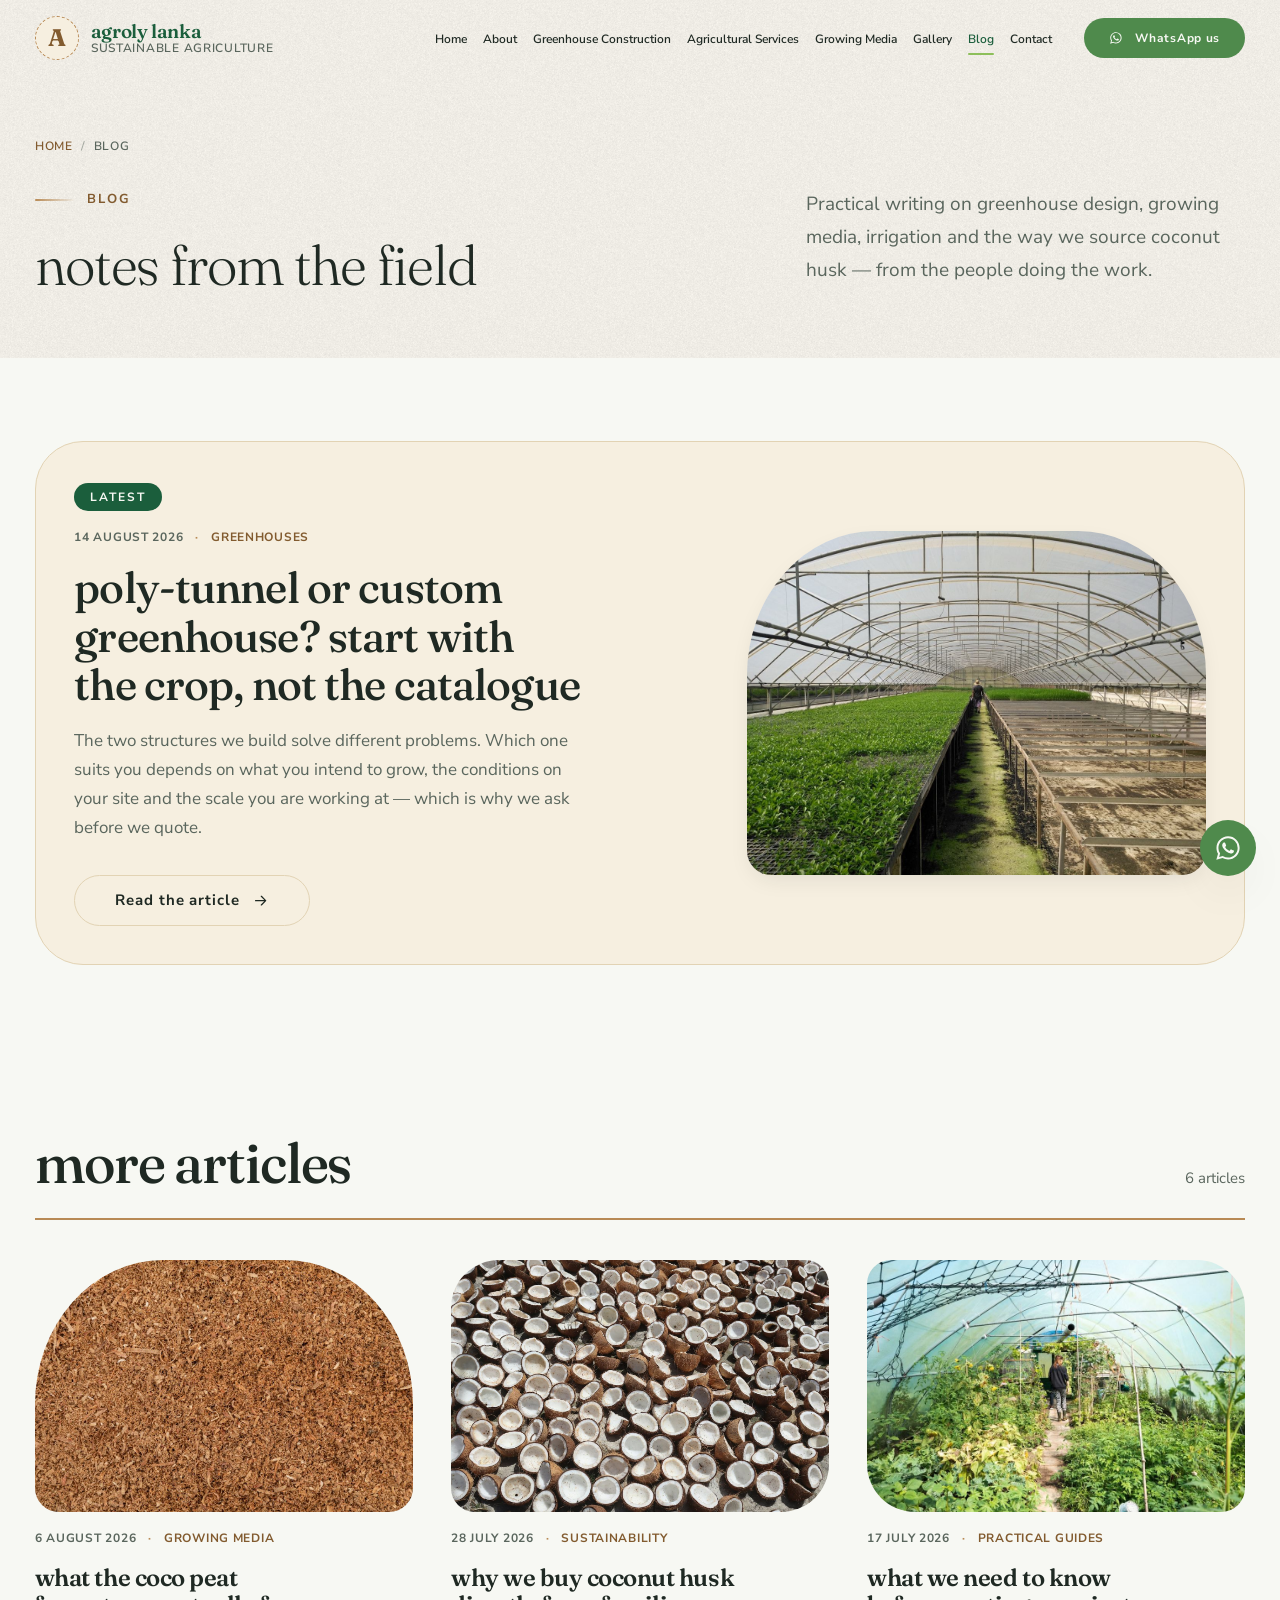
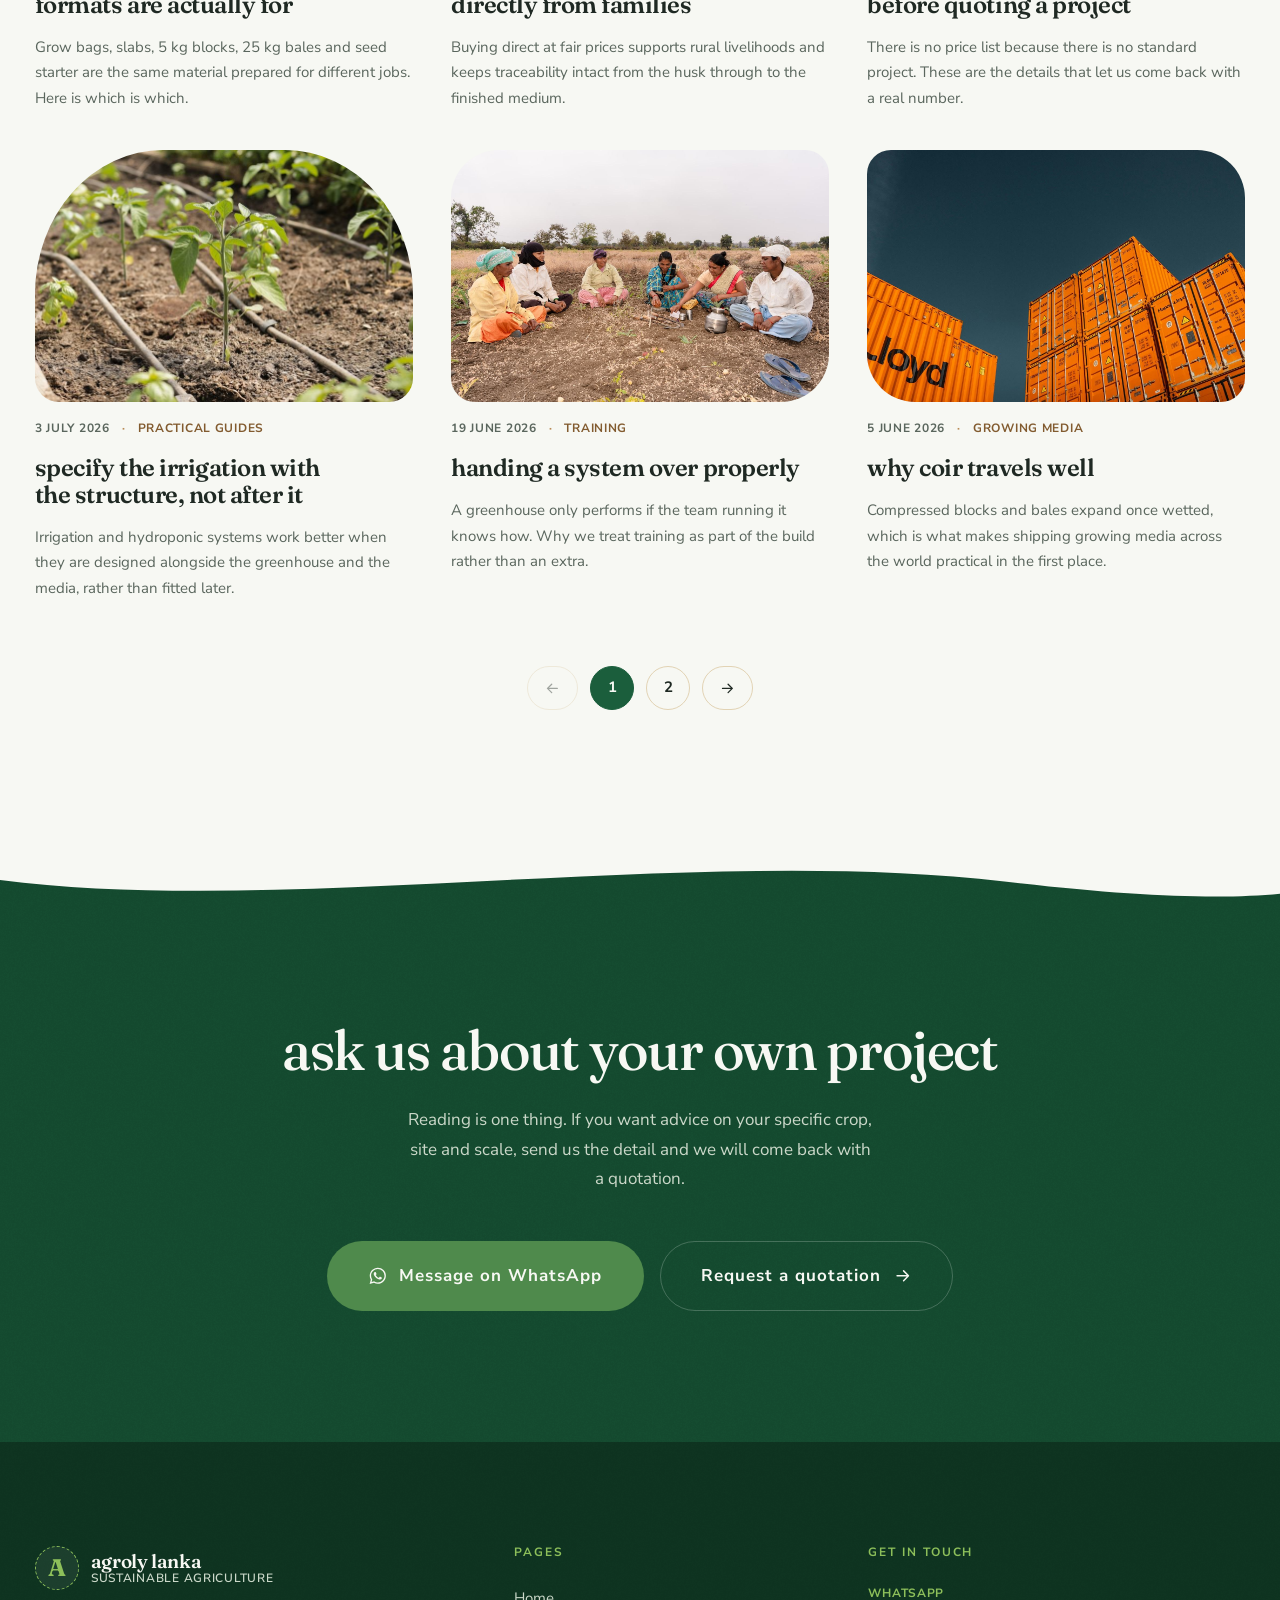
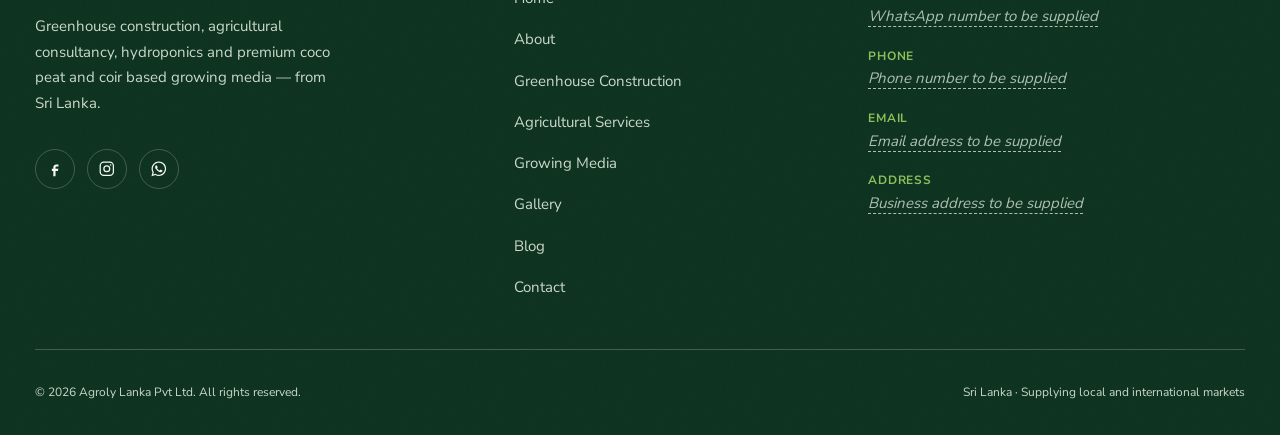
<file: blog.html>
<!DOCTYPE html>
<html lang="en">
<head>
<meta charset="utf-8">
<meta name="viewport" content="width=device-width, initial-scale=1">
<title>Blog — Greenhouses, Growing Media &amp; Practical Guides | Agroly Lanka</title>
<meta name="description" content="Notes from Agroly Lanka on greenhouse design, coco peat and coir growing media, irrigation and hydroponics, and how we source coconut husk in Sri Lanka.">
<meta name="theme-color" content="#1B5E3C">

<meta property="og:type" content="website">
<meta property="og:title" content="Blog — Agroly Lanka">
<meta property="og:description" content="Practical notes on greenhouses, growing media and modern cultivation.">
<meta property="og:image" content="assets/images/gh-hero-nethouse-1500w.jpg">

<link rel="icon" href="assets/icons/favicon.svg" type="image/svg+xml">
<link rel="preload" href="assets/fonts/fraunces-300-700-latin.woff2" as="font" type="font/woff2" crossorigin>
<link rel="preload" href="assets/fonts/nunito-sans-300-700-latin.woff2" as="font" type="font/woff2" crossorigin>

<link rel="stylesheet" href="css/tokens.css">
<link rel="stylesheet" href="css/base.css">
<link rel="stylesheet" href="css/components.css">
<link rel="stylesheet" href="css/sections.css">
<link rel="stylesheet" href="css/pages.css">
<link rel="stylesheet" href="css/blog.css">

<noscript>
  <style>.reveal { opacity: 1 !important; transform: none !important; }</style>
</noscript>

<!--
  ===========================================================================
  BLOG — SAMPLE CONTENT, READ THIS FIRST
  ---------------------------------------------------------------------------
  Every article below is SAMPLE content written to show the layout working.
  The titles and excerpts only restate things already on the rest of the
  site, so nothing here claims anything new about the business — but the
  dates are invented and all of it should be replaced before launch.

  ADDING A POST
  1. Duplicate blog-post.html and rename it, e.g. blog-choosing-a-tunnel.html
  2. Write the article inside <div class="prose"> in that file
  3. Add a card to the grid below, newest first:

       <article class="post-card">
         <a class="post-card__media" href="YOUR-POST.html" tabindex="-1" aria-hidden="true">
           <img src="assets/images/YOUR-IMAGE.jpg" alt="" width="1200" height="800" loading="lazy">
         </a>
         <p class="post-meta">
           <time datetime="2026-08-01">1 August 2026</time>
           <span class="post-meta__cat">Category</span>
         </p>
         <h3 class="post-card__title"><a href="YOUR-POST.html">Your title</a></h3>
         <p class="post-card__excerpt">One or two sentences.</p>
       </article>

  4. Update the count in .archive__count and the pager at the bottom.

  Reading time on the article page is calculated from the text itself, so
  there is nothing to keep in sync.

  Images here are reused from elsewhere on the site — swap them for your own.
  ---------------------------------------------------------------------------
  OTHER PLACEHOLDERS: LOGO SLOT (header + footer), wa.me / tel: / mailto:
  links, address, and the Facebook / Instagram hrefs in the footer.
  ===========================================================================
-->
</head>

<body>
<a class="skip-link" href="#main">Skip to content</a>

<!-- ======================================================================
     HEADER
     ====================================================================== -->
<header class="header" id="header">
  <div class="shell shell--wide header__inner">

    <a class="logo" href="index.html" aria-label="Agroly Lanka — home">
      <!-- LOGO SLOT — replace this span with the supplied logo file -->
      <span class="logo__slot" aria-hidden="true">A</span>
      <span class="logo__text">
        <span class="logo__name">Agroly Lanka</span>
        <span class="logo__tagline">Sustainable Agriculture</span>
      </span>
    </a>

    <nav class="nav" id="nav" aria-label="Primary">
      <ul class="nav__list">
        <li><a class="nav__link" href="index.html">Home</a></li>
        <li><a class="nav__link" href="about.html">About</a></li>
        <li><a class="nav__link" href="greenhouse-construction.html">Greenhouse Construction</a></li>
        <li><a class="nav__link" href="agricultural-services.html">Agricultural Services</a></li>
        <li><a class="nav__link" href="growing-media.html">Growing Media</a></li>
        <li><a class="nav__link" href="gallery.html">Gallery</a></li>
        <li><a class="nav__link" href="blog.html" aria-current="page">Blog</a></li>
        <li><a class="nav__link" href="contact.html">Contact</a></li>
      </ul>
      <a class="btn btn--whatsapp btn--sm nav__cta" href="https://wa.me/94XXXXXXXXX">
        <svg class="btn__icon" viewBox="0 0 24 24" fill="currentColor" aria-hidden="true"><path d="M12.04 2C6.58 2 2.13 6.45 2.13 11.91c0 1.75.46 3.45 1.32 4.95L2 22l5.25-1.38a9.9 9.9 0 0 0 4.79 1.22h.01c5.46 0 9.91-4.45 9.91-9.91 0-2.65-1.03-5.14-2.9-7.01A9.82 9.82 0 0 0 12.04 2Zm0 18.15h-.01a8.2 8.2 0 0 1-4.19-1.15l-.3-.18-3.12.82.83-3.04-.2-.31a8.2 8.2 0 0 1-1.26-4.38c0-4.54 3.7-8.24 8.25-8.24 2.2 0 4.27.86 5.83 2.42a8.19 8.19 0 0 1 2.41 5.83c0 4.54-3.7 8.23-8.24 8.23Zm4.52-6.16c-.25-.12-1.47-.72-1.69-.81-.23-.08-.39-.12-.56.13-.16.24-.64.8-.78.97-.15.16-.29.18-.53.06-.25-.12-1.05-.39-1.99-1.23-.74-.66-1.23-1.47-1.38-1.72-.14-.25-.01-.38.11-.5.11-.11.25-.29.37-.43.13-.15.17-.25.25-.41.08-.17.04-.31-.02-.43-.06-.12-.56-1.34-.76-1.84-.2-.48-.4-.42-.56-.43h-.47c-.17 0-.43.06-.66.31-.22.25-.86.85-.86 2.07 0 1.22.89 2.4 1.01 2.56.12.17 1.75 2.67 4.23 3.74.59.26 1.05.41 1.41.52.59.19 1.13.16 1.56.1.47-.07 1.47-.6 1.67-1.18.21-.58.21-1.07.15-1.18-.06-.11-.22-.17-.47-.29Z"/></svg>
        WhatsApp us
      </a>
    </nav>

    <button class="nav-toggle" id="navToggle" type="button" aria-expanded="false" aria-controls="nav" aria-label="Open menu">
      <span class="nav-toggle__bars" aria-hidden="true"></span>
    </button>

  </div>
</header>
<div class="nav-scrim" id="navScrim" hidden></div>


<main id="main">

<!-- ======================================================================
     PAGE HERO
     ====================================================================== -->
<section class="page-hero grain" aria-labelledby="page-title">
  <span class="wash wash--sage page-hero__wash is-drifting" aria-hidden="true"></span>

  <div class="shell shell--wide">
    <div class="page-hero__inner">
      <div>
        <nav class="breadcrumb" aria-label="Breadcrumb">
          <ol>
            <li><a href="index.html">Home</a></li>
            <li><span aria-current="page">Blog</span></li>
          </ol>
        </nav>
        <p class="eyebrow">Blog</p>
        <h1 class="page-hero__title" id="page-title">Notes from the field</h1>
      </div>
      <p class="page-hero__lede">
        Practical writing on greenhouse design, growing media, irrigation and
        the way we source coconut husk — from the people doing the work.
      </p>
    </div>
  </div>
</section>


<!-- ======================================================================
     LEAD POST
     ====================================================================== -->
<section class="lead-post" aria-labelledby="lead-title">
  <h2 id="lead-title" class="u-visually-hidden">Latest article</h2>

  <div class="shell shell--wide">
    <div class="lead-post__inner reveal">
      <div class="lead-post__body">
        <span class="lead-post__flag">Latest</span>
        <p class="post-meta">
          <time datetime="2026-08-14">14 August 2026</time>
          <span class="post-meta__cat">Greenhouses</span>
        </p>
        <h3 class="lead-post__title">
          <a href="blog-post.html">Poly-tunnel or custom greenhouse? Start with the crop, not the catalogue</a>
        </h3>
        <p class="lead-post__excerpt">
          The two structures we build solve different problems. Which one suits
          you depends on what you intend to grow, the conditions on your site
          and the scale you are working at — which is why we ask before we quote.
        </p>
        <a class="btn btn--ghost" href="blog-post.html">
          Read the article
          <svg class="btn__icon btn__icon--arrow" viewBox="0 0 24 24" fill="none" stroke="currentColor" stroke-width="1.8" stroke-linecap="round" stroke-linejoin="round" aria-hidden="true"><path d="M5 12h13M13 6l6 6-6 6"/></svg>
        </a>
      </div>

      <div class="lead-post__media">
        <img src="assets/images/gh-polytunnel-rows.jpg"
             alt="The arched interior of a poly-tunnel with long rows of young plants"
             width="1200" height="900" loading="lazy" decoding="async">
      </div>
    </div>
  </div>
</section>


<!-- ======================================================================
     ARCHIVE GRID
     ====================================================================== -->
<section class="archive" aria-labelledby="archive-title">
  <div class="shell shell--wide">

    <div class="archive__head reveal">
      <h2 id="archive-title">More articles</h2>
      <p class="archive__count">6 articles</p>
    </div>

    <div class="post-grid">

      <article class="post-card reveal">
        <a class="post-card__media" href="blog-post.html" tabindex="-1" aria-hidden="true">
          <img src="assets/images/gm-coco-peat-texture.jpg" alt="" width="1200" height="800" loading="lazy" decoding="async">
        </a>
        <p class="post-meta">
          <time datetime="2026-08-06">6 August 2026</time>
          <span class="post-meta__cat">Growing media</span>
        </p>
        <h3 class="post-card__title"><a href="blog-post.html">What the coco peat formats are actually for</a></h3>
        <p class="post-card__excerpt">
          Grow bags, slabs, 5 kg blocks, 25 kg bales and seed starter are the
          same material prepared for different jobs. Here is which is which.
        </p>
      </article>

      <article class="post-card reveal" style="--reveal-delay: 80ms">
        <a class="post-card__media" href="blog-post.html" tabindex="-1" aria-hidden="true">
          <img src="assets/images/copra-drying-1400w.jpg" alt="" width="1400" height="933" loading="lazy" decoding="async">
        </a>
        <p class="post-meta">
          <time datetime="2026-07-28">28 July 2026</time>
          <span class="post-meta__cat">Sustainability</span>
        </p>
        <h3 class="post-card__title"><a href="blog-post.html">Why we buy coconut husk directly from families</a></h3>
        <p class="post-card__excerpt">
          Buying direct at fair prices supports rural livelihoods and keeps
          traceability intact from the husk through to the finished medium.
        </p>
      </article>

      <article class="post-card reveal" style="--reveal-delay: 160ms">
        <a class="post-card__media" href="blog-post.html" tabindex="-1" aria-hidden="true">
          <img src="assets/images/service-consultancy.jpg" alt="" width="900" height="675" loading="lazy" decoding="async">
        </a>
        <p class="post-meta">
          <time datetime="2026-07-17">17 July 2026</time>
          <span class="post-meta__cat">Practical guides</span>
        </p>
        <h3 class="post-card__title"><a href="blog-post.html">What we need to know before quoting a project</a></h3>
        <p class="post-card__excerpt">
          There is no price list because there is no standard project. These
          are the details that let us come back with a real number.
        </p>
      </article>

      <article class="post-card reveal">
        <a class="post-card__media" href="blog-post.html" tabindex="-1" aria-hidden="true">
          <img src="assets/images/service-irrigation.jpg" alt="" width="900" height="506" loading="lazy" decoding="async">
        </a>
        <p class="post-meta">
          <time datetime="2026-07-03">3 July 2026</time>
          <span class="post-meta__cat">Practical guides</span>
        </p>
        <h3 class="post-card__title"><a href="blog-post.html">Specify the irrigation with the structure, not after it</a></h3>
        <p class="post-card__excerpt">
          Irrigation and hydroponic systems work better when they are designed
          alongside the greenhouse and the media, rather than fitted later.
        </p>
      </article>

      <article class="post-card reveal" style="--reveal-delay: 80ms">
        <a class="post-card__media" href="blog-post.html" tabindex="-1" aria-hidden="true">
          <img src="assets/images/as-training-circle.jpg" alt="" width="1400" height="933" loading="lazy" decoding="async">
        </a>
        <p class="post-meta">
          <time datetime="2026-06-19">19 June 2026</time>
          <span class="post-meta__cat">Training</span>
        </p>
        <h3 class="post-card__title"><a href="blog-post.html">Handing a system over properly</a></h3>
        <p class="post-card__excerpt">
          A greenhouse only performs if the team running it knows how. Why we
          treat training as part of the build rather than an extra.
        </p>
      </article>

      <article class="post-card reveal" style="--reveal-delay: 160ms">
        <a class="post-card__media" href="blog-post.html" tabindex="-1" aria-hidden="true">
          <img src="assets/images/gm-export-containers.jpg" alt="" width="1400" height="1867" loading="lazy" decoding="async">
        </a>
        <p class="post-meta">
          <time datetime="2026-06-05">5 June 2026</time>
          <span class="post-meta__cat">Growing media</span>
        </p>
        <h3 class="post-card__title"><a href="blog-post.html">Why coir travels well</a></h3>
        <p class="post-card__excerpt">
          Compressed blocks and bales expand once wetted, which is what makes
          shipping growing media across the world practical in the first place.
        </p>
      </article>

    </div>

    <nav class="pager" aria-label="Article pages">
      <span class="pager__link" aria-disabled="true" aria-label="Previous page">
        <svg viewBox="0 0 24 24" fill="none" stroke="currentColor" stroke-width="1.8" stroke-linecap="round" stroke-linejoin="round" aria-hidden="true"><path d="M19 12H6M11 18l-6-6 6-6"/></svg>
      </span>
      <span class="pager__current" aria-current="page">1</span>
      <a class="pager__link" href="#" aria-label="Page 2">2</a>
      <a class="pager__link" href="#" aria-label="Next page">
        <svg viewBox="0 0 24 24" fill="none" stroke="currentColor" stroke-width="1.8" stroke-linecap="round" stroke-linejoin="round" aria-hidden="true"><path d="M5 12h13M13 6l6 6-6 6"/></svg>
      </a>
    </nav>

  </div>
</section>


<!-- ======================================================================
     CLOSING CTA
     ====================================================================== -->
<section class="closer grain grain--dark" aria-labelledby="closer-title">
  <svg class="wave wave--top wave--paper" viewBox="0 0 1440 100" preserveAspectRatio="none" aria-hidden="true">
    <path d="M0,48 C320,0 780,94 1130,46 C1270,27 1370,22 1440,30 L1440,101 L0,101 Z"/>
  </svg>
  <span class="wash wash--sprout closer__wash is-drifting" aria-hidden="true"></span>

  <div class="shell shell--narrow closer__inner">
    <p class="eyebrow eyebrow--inverse eyebrow--center reveal">Got a question?</p>
    <h2 id="closer-title" class="reveal">Ask us about your own project</h2>
    <p class="reveal">
      Reading is one thing. If you want advice on your specific crop, site and
      scale, send us the detail and we will come back with a quotation.
    </p>

    <div class="closer__actions reveal">
      <a class="btn btn--whatsapp btn--lg" href="https://wa.me/94XXXXXXXXX">
        <svg class="btn__icon" viewBox="0 0 24 24" fill="currentColor" aria-hidden="true"><path d="M12.04 2C6.58 2 2.13 6.45 2.13 11.91c0 1.75.46 3.45 1.32 4.95L2 22l5.25-1.38a9.9 9.9 0 0 0 4.79 1.22h.01c5.46 0 9.91-4.45 9.91-9.91 0-2.65-1.03-5.14-2.9-7.01A9.82 9.82 0 0 0 12.04 2Zm0 18.15h-.01a8.2 8.2 0 0 1-4.19-1.15l-.3-.18-3.12.82.83-3.04-.2-.31a8.2 8.2 0 0 1-1.26-4.38c0-4.54 3.7-8.24 8.25-8.24 2.2 0 4.27.86 5.83 2.42a8.19 8.19 0 0 1 2.41 5.83c0 4.54-3.7 8.23-8.24 8.23Zm4.52-6.16c-.25-.12-1.47-.72-1.69-.81-.23-.08-.39-.12-.56.13-.16.24-.64.8-.78.97-.15.16-.29.18-.53.06-.25-.12-1.05-.39-1.99-1.23-.74-.66-1.23-1.47-1.38-1.72-.14-.25-.01-.38.11-.5.11-.11.25-.29.37-.43.13-.15.17-.25.25-.41.08-.17.04-.31-.02-.43-.06-.12-.56-1.34-.76-1.84-.2-.48-.4-.42-.56-.43h-.47c-.17 0-.43.06-.66.31-.22.25-.86.85-.86 2.07 0 1.22.89 2.4 1.01 2.56.12.17 1.75 2.67 4.23 3.74.59.26 1.05.41 1.41.52.59.19 1.13.16 1.56.1.47-.07 1.47-.6 1.67-1.18.21-.58.21-1.07.15-1.18-.06-.11-.22-.17-.47-.29Z"/></svg>
        Message on WhatsApp
      </a>
      <a class="btn btn--ghost-inverse btn--lg" href="contact.html">
        Request a quotation
        <svg class="btn__icon btn__icon--arrow" viewBox="0 0 24 24" fill="none" stroke="currentColor" stroke-width="1.8" stroke-linecap="round" stroke-linejoin="round" aria-hidden="true"><path d="M5 12h13M13 6l6 6-6 6"/></svg>
      </a>
    </div>
  </div>
</section>

</main>


<!-- ======================================================================
     FOOTER
     ====================================================================== -->
<footer class="footer grain grain--dark">
  <div class="shell shell--wide">

    <div class="footer__grid">

      <div>
        <div class="logo">
          <!-- LOGO SLOT — replace this span with the supplied logo file -->
          <span class="logo__slot" aria-hidden="true">A</span>
          <span class="logo__text">
            <span class="logo__name">Agroly Lanka</span>
            <span class="logo__tagline">Sustainable Agriculture</span>
          </span>
        </div>
        <p class="footer__blurb">
          Greenhouse construction, agricultural consultancy, hydroponics and
          premium coco peat and coir based growing media — from Sri Lanka.
        </p>
        <div class="footer__social">
          <a href="#" aria-label="Agroly Lanka on Facebook">
            <svg viewBox="0 0 24 24" fill="currentColor" aria-hidden="true"><path d="M14 9h3V6h-3c-2.2 0-4 1.8-4 4v2H8v3h2v7h3v-7h3l1-3h-4v-2c0-.55.45-1 1-1Z"/></svg>
          </a>
          <a href="#" aria-label="Agroly Lanka on Instagram">
            <svg viewBox="0 0 24 24" fill="none" stroke="currentColor" stroke-width="1.7" aria-hidden="true"><rect x="3" y="3" width="18" height="18" rx="5"/><circle cx="12" cy="12" r="4"/><circle cx="17.2" cy="6.8" r="1.1" fill="currentColor" stroke="none"/></svg>
          </a>
          <a href="https://wa.me/94XXXXXXXXX" aria-label="Message Agroly Lanka on WhatsApp">
            <svg viewBox="0 0 24 24" fill="currentColor" aria-hidden="true"><path d="M12.04 2C6.58 2 2.13 6.45 2.13 11.91c0 1.75.46 3.45 1.32 4.95L2 22l5.25-1.38a9.9 9.9 0 0 0 4.79 1.22h.01c5.46 0 9.91-4.45 9.91-9.91 0-2.65-1.03-5.14-2.9-7.01A9.82 9.82 0 0 0 12.04 2Zm0 18.15h-.01a8.2 8.2 0 0 1-4.19-1.15l-.3-.18-3.12.82.83-3.04-.2-.31a8.2 8.2 0 0 1-1.26-4.38c0-4.54 3.7-8.24 8.25-8.24 2.2 0 4.27.86 5.83 2.42a8.19 8.19 0 0 1 2.41 5.83c0 4.54-3.7 8.23-8.24 8.23Zm4.52-6.16c-.25-.12-1.47-.72-1.69-.81-.23-.08-.39-.12-.56.13-.16.24-.64.8-.78.97-.15.16-.29.18-.53.06-.25-.12-1.05-.39-1.99-1.23-.74-.66-1.23-1.47-1.38-1.72-.14-.25-.01-.38.11-.5.11-.11.25-.29.37-.43.13-.15.17-.25.25-.41.08-.17.04-.31-.02-.43-.06-.12-.56-1.34-.76-1.84-.2-.48-.4-.42-.56-.43h-.47c-.17 0-.43.06-.66.31-.22.25-.86.85-.86 2.07 0 1.22.89 2.4 1.01 2.56.12.17 1.75 2.67 4.23 3.74.59.26 1.05.41 1.41.52.59.19 1.13.16 1.56.1.47-.07 1.47-.6 1.67-1.18.21-.58.21-1.07.15-1.18-.06-.11-.22-.17-.47-.29Z"/></svg>
          </a>
        </div>
      </div>

      <nav aria-label="Footer">
        <h2 class="footer__heading">Pages</h2>
        <ul class="footer__list">
          <li><a href="index.html">Home</a></li>
          <li><a href="about.html">About</a></li>
          <li><a href="greenhouse-construction.html">Greenhouse Construction</a></li>
          <li><a href="agricultural-services.html">Agricultural Services</a></li>
          <li><a href="growing-media.html">Growing Media</a></li>
          <li><a href="gallery.html">Gallery</a></li>
          <li><a href="blog.html">Blog</a></li>
          <li><a href="contact.html">Contact</a></li>
        </ul>
      </nav>

      <div>
        <h2 class="footer__heading">Get in touch</h2>
        <dl class="footer__contact">
          <div>
            <dt>WhatsApp</dt>
            <dd><a href="https://wa.me/94XXXXXXXXX"><span class="placeholder">WhatsApp number to be supplied</span></a></dd>
          </div>
          <div>
            <dt>Phone</dt>
            <dd><a href="tel:+94XXXXXXXXX"><span class="placeholder">Phone number to be supplied</span></a></dd>
          </div>
          <div>
            <dt>Email</dt>
            <dd><a href="mailto:hello@example.com"><span class="placeholder">Email address to be supplied</span></a></dd>
          </div>
          <div>
            <dt>Address</dt>
            <dd><span class="placeholder">Business address to be supplied</span></dd>
          </div>
        </dl>
      </div>

    </div>

    <div class="footer__base">
      <p>&copy; <span id="year">2026</span> Agroly Lanka Pvt Ltd. All rights reserved.</p>
      <p>Sri Lanka &middot; Supplying local and international markets</p>
    </div>

  </div>
</footer>

<a class="float-wa" href="https://wa.me/94XXXXXXXXX" aria-label="Message us on WhatsApp">
  <svg viewBox="0 0 24 24" fill="currentColor" aria-hidden="true"><path d="M12.04 2C6.58 2 2.13 6.45 2.13 11.91c0 1.75.46 3.45 1.32 4.95L2 22l5.25-1.38a9.9 9.9 0 0 0 4.79 1.22h.01c5.46 0 9.91-4.45 9.91-9.91 0-2.65-1.03-5.14-2.9-7.01A9.82 9.82 0 0 0 12.04 2Zm0 18.15h-.01a8.2 8.2 0 0 1-4.19-1.15l-.3-.18-3.12.82.83-3.04-.2-.31a8.2 8.2 0 0 1-1.26-4.38c0-4.54 3.7-8.24 8.25-8.24 2.2 0 4.27.86 5.83 2.42a8.19 8.19 0 0 1 2.41 5.83c0 4.54-3.7 8.23-8.24 8.23Zm4.52-6.16c-.25-.12-1.47-.72-1.69-.81-.23-.08-.39-.12-.56.13-.16.24-.64.8-.78.97-.15.16-.29.18-.53.06-.25-.12-1.05-.39-1.99-1.23-.74-.66-1.23-1.47-1.38-1.72-.14-.25-.01-.38.11-.5.11-.11.25-.29.37-.43.13-.15.17-.25.25-.41.08-.17.04-.31-.02-.43-.06-.12-.56-1.34-.76-1.84-.2-.48-.4-.42-.56-.43h-.47c-.17 0-.43.06-.66.31-.22.25-.86.85-.86 2.07 0 1.22.89 2.4 1.01 2.56.12.17 1.75 2.67 4.23 3.74.59.26 1.05.41 1.41.52.59.19 1.13.16 1.56.1.47-.07 1.47-.6 1.67-1.18.21-.58.21-1.07.15-1.18-.06-.11-.22-.17-.47-.29Z"/></svg>
</a>

<script src="js/main.js" defer></script>
</body>
</html>
</file>
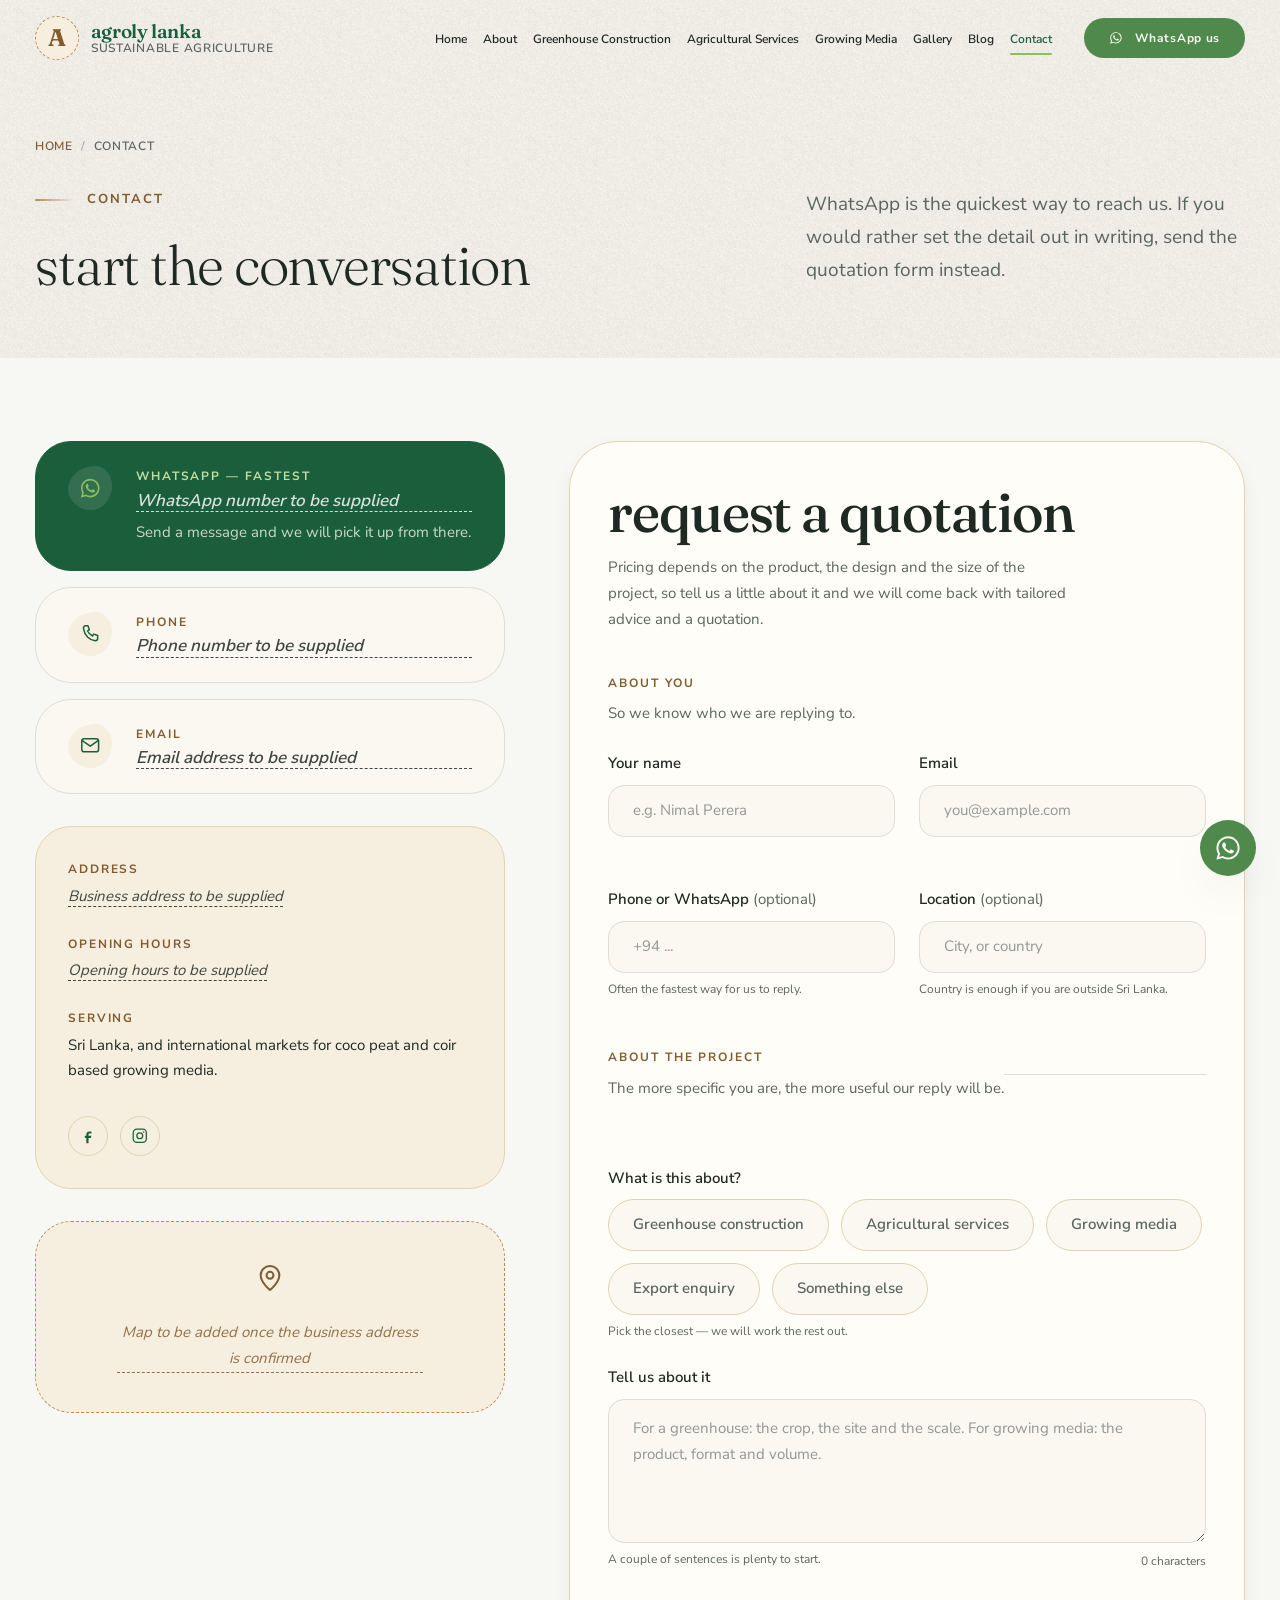
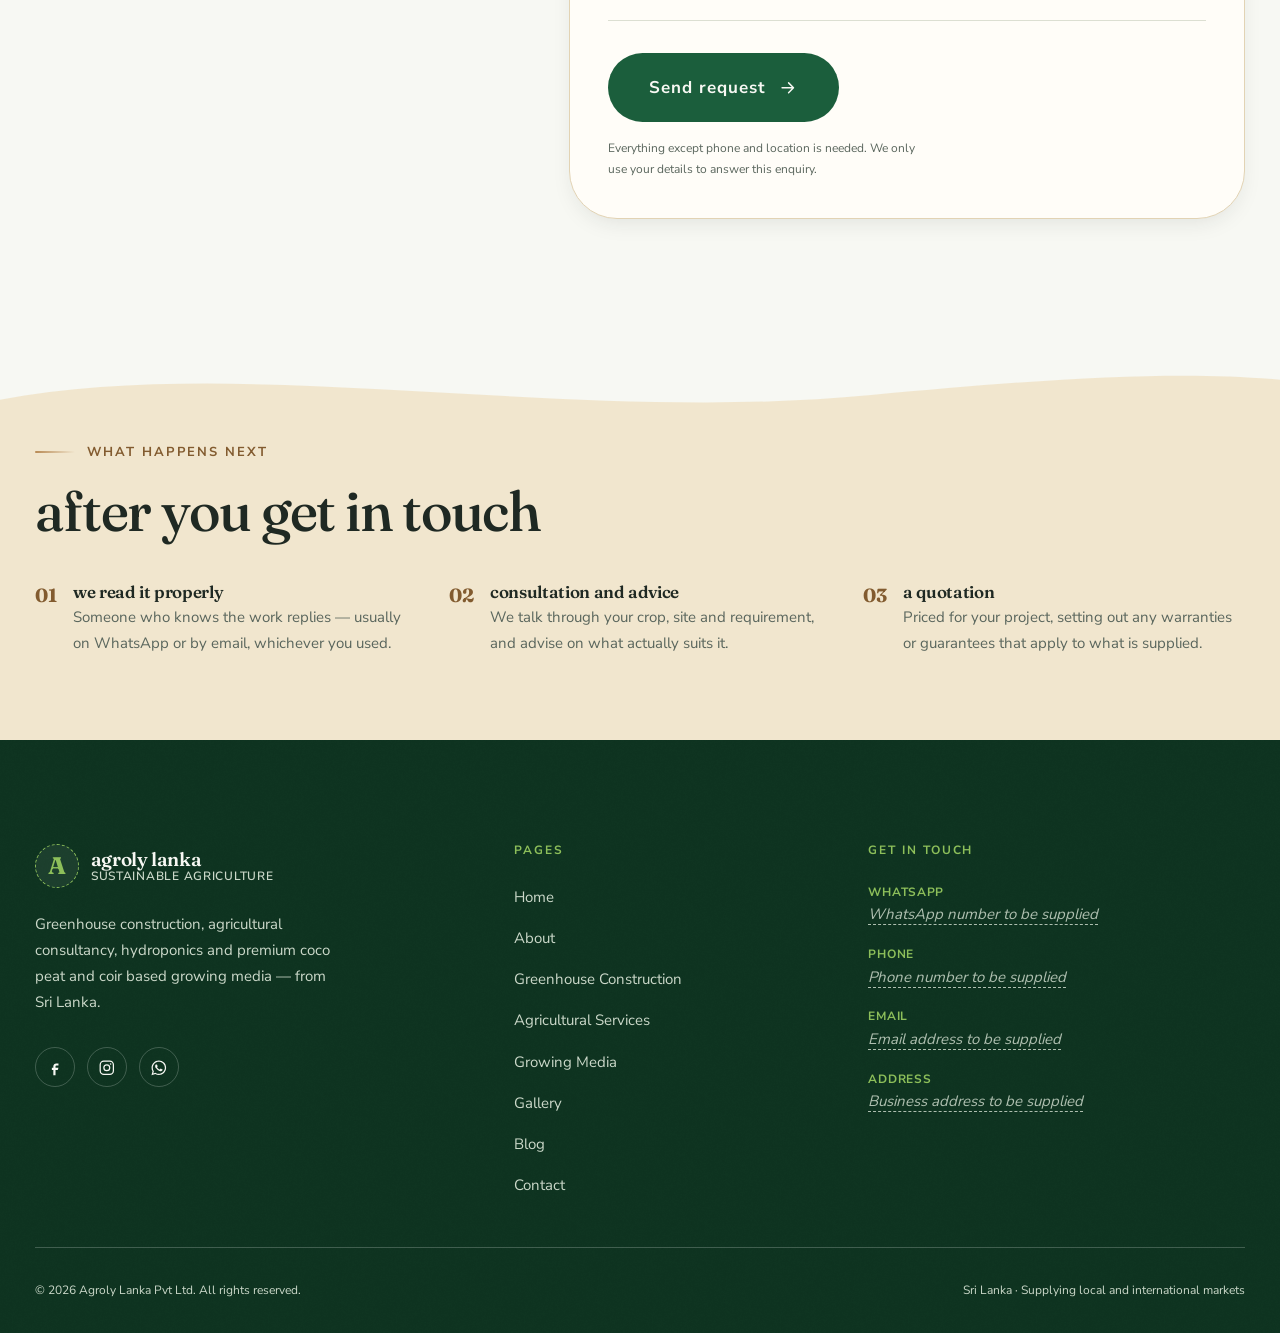
<file: contact.html>
<!DOCTYPE html>
<html lang="en">
<head>
<meta charset="utf-8">
<meta name="viewport" content="width=device-width, initial-scale=1">
<title>Contact Agroly Lanka — Request a Quotation | Sri Lanka</title>
<meta name="description" content="Contact Agroly Lanka about greenhouse construction, agricultural services or coco peat and coir growing media. Message us on WhatsApp or request a quotation.">
<meta name="theme-color" content="#1B5E3C">

<meta property="og:type" content="website">
<meta property="og:title" content="Contact — Agroly Lanka">
<meta property="og:description" content="Message us on WhatsApp, or send the details of your project and we will quote for it.">
<meta property="og:image" content="assets/images/hero-greenhouse-rows-1500w.jpg">

<link rel="icon" href="assets/icons/favicon.svg" type="image/svg+xml">
<link rel="preload" href="assets/fonts/fraunces-300-700-latin.woff2" as="font" type="font/woff2" crossorigin>
<link rel="preload" href="assets/fonts/nunito-sans-300-700-latin.woff2" as="font" type="font/woff2" crossorigin>

<link rel="stylesheet" href="css/tokens.css">
<link rel="stylesheet" href="css/base.css">
<link rel="stylesheet" href="css/components.css">
<link rel="stylesheet" href="css/sections.css">
<link rel="stylesheet" href="css/pages.css">

<noscript>
  <style>
    .reveal { opacity: 1 !important; transform: none !important; }
    .form-notice { display: grid !important; }
  </style>
</noscript>

<!--
  ===========================================================================
  CONNECTING THE QUOTATION FORM
  ---------------------------------------------------------------------------
  The form below is complete and validated, but it has nowhere to send to yet
  because this is a static site with no backend. Until an endpoint is set, it
  validates and then tells the visitor to use WhatsApp instead.

  To connect it, pick ONE of these and set the form's action attribute:

  1. A form service (no server needed) — e.g. Formspree, Basin, Getform.
       <form ... action="https://formspree.io/f/YOUR-ID" method="post">
  2. Netlify Forms, if hosted on Netlify — add netlify to the form tag:
       <form ... action="/thank-you.html" method="post" netlify>
  3. Your own mail handler:
       <form ... action="/send-quote.php" method="post">

  As soon as action is not empty, main.js stops intercepting and lets the
  browser submit normally. Nothing else needs changing.

  Consider adding a /thank-you.html page for the redirect after sending.
  ---------------------------------------------------------------------------
  OTHER PLACEHOLDERS ON THIS PAGE — all marked with a dashed underline:
  LOGO SLOT (header + footer), WhatsApp number, phone, email, address,
  opening hours, website URL, Facebook and Instagram links, and the map slot.
  ===========================================================================
-->
</head>

<body>
<a class="skip-link" href="#main">Skip to content</a>

<!-- ======================================================================
     HEADER
     ====================================================================== -->
<header class="header" id="header">
  <div class="shell shell--wide header__inner">

    <a class="logo" href="index.html" aria-label="Agroly Lanka — home">
      <!-- LOGO SLOT — replace this span with the supplied logo file -->
      <span class="logo__slot" aria-hidden="true">A</span>
      <span class="logo__text">
        <span class="logo__name">Agroly Lanka</span>
        <span class="logo__tagline">Sustainable Agriculture</span>
      </span>
    </a>

    <nav class="nav" id="nav" aria-label="Primary">
      <ul class="nav__list">
        <li><a class="nav__link" href="index.html">Home</a></li>
        <li><a class="nav__link" href="about.html">About</a></li>
        <li><a class="nav__link" href="greenhouse-construction.html">Greenhouse Construction</a></li>
        <li><a class="nav__link" href="agricultural-services.html">Agricultural Services</a></li>
        <li><a class="nav__link" href="growing-media.html">Growing Media</a></li>
        <li><a class="nav__link" href="gallery.html">Gallery</a></li>
        <li><a class="nav__link" href="blog.html">Blog</a></li>
        <li><a class="nav__link" href="contact.html" aria-current="page">Contact</a></li>
      </ul>
      <a class="btn btn--whatsapp btn--sm nav__cta" href="https://wa.me/94XXXXXXXXX">
        <svg class="btn__icon" viewBox="0 0 24 24" fill="currentColor" aria-hidden="true"><path d="M12.04 2C6.58 2 2.13 6.45 2.13 11.91c0 1.75.46 3.45 1.32 4.95L2 22l5.25-1.38a9.9 9.9 0 0 0 4.79 1.22h.01c5.46 0 9.91-4.45 9.91-9.91 0-2.65-1.03-5.14-2.9-7.01A9.82 9.82 0 0 0 12.04 2Zm0 18.15h-.01a8.2 8.2 0 0 1-4.19-1.15l-.3-.18-3.12.82.83-3.04-.2-.31a8.2 8.2 0 0 1-1.26-4.38c0-4.54 3.7-8.24 8.25-8.24 2.2 0 4.27.86 5.83 2.42a8.19 8.19 0 0 1 2.41 5.83c0 4.54-3.7 8.23-8.24 8.23Zm4.52-6.16c-.25-.12-1.47-.72-1.69-.81-.23-.08-.39-.12-.56.13-.16.24-.64.8-.78.97-.15.16-.29.18-.53.06-.25-.12-1.05-.39-1.99-1.23-.74-.66-1.23-1.47-1.38-1.72-.14-.25-.01-.38.11-.5.11-.11.25-.29.37-.43.13-.15.17-.25.25-.41.08-.17.04-.31-.02-.43-.06-.12-.56-1.34-.76-1.84-.2-.48-.4-.42-.56-.43h-.47c-.17 0-.43.06-.66.31-.22.25-.86.85-.86 2.07 0 1.22.89 2.4 1.01 2.56.12.17 1.75 2.67 4.23 3.74.59.26 1.05.41 1.41.52.59.19 1.13.16 1.56.1.47-.07 1.47-.6 1.67-1.18.21-.58.21-1.07.15-1.18-.06-.11-.22-.17-.47-.29Z"/></svg>
        WhatsApp us
      </a>
    </nav>

    <button class="nav-toggle" id="navToggle" type="button" aria-expanded="false" aria-controls="nav" aria-label="Open menu">
      <span class="nav-toggle__bars" aria-hidden="true"></span>
    </button>

  </div>
</header>
<div class="nav-scrim" id="navScrim" hidden></div>


<main id="main">

<!-- ======================================================================
     PAGE HERO
     ====================================================================== -->
<section class="page-hero grain" aria-labelledby="page-title">
  <span class="wash wash--sage page-hero__wash is-drifting" aria-hidden="true"></span>

  <div class="shell shell--wide">
    <div class="page-hero__inner">
      <div>
        <nav class="breadcrumb" aria-label="Breadcrumb">
          <ol>
            <li><a href="index.html">Home</a></li>
            <li><span aria-current="page">Contact</span></li>
          </ol>
        </nav>
        <p class="eyebrow">Contact</p>
        <h1 class="page-hero__title" id="page-title">Start the conversation</h1>
      </div>
      <p class="page-hero__lede">
        WhatsApp is the quickest way to reach us. If you would rather set the
        detail out in writing, send the quotation form instead.
      </p>
    </div>
  </div>
</section>


<!-- ======================================================================
     CONTACT — channels + form
     ====================================================================== -->
<section class="contact" aria-labelledby="contact-title">
  <h2 id="contact-title" class="u-visually-hidden">Contact details and quotation request</h2>

  <div class="shell shell--wide contact__grid">

    <!-- ---------- channels ---------- -->
    <div class="reveal">
      <div class="channels">

        <a class="channel channel--primary" href="https://wa.me/94XXXXXXXXX">
          <span class="channel__mark" aria-hidden="true">
            <svg viewBox="0 0 24 24" fill="currentColor"><path d="M12.04 2C6.58 2 2.13 6.45 2.13 11.91c0 1.75.46 3.45 1.32 4.95L2 22l5.25-1.38a9.9 9.9 0 0 0 4.79 1.22h.01c5.46 0 9.91-4.45 9.91-9.91 0-2.65-1.03-5.14-2.9-7.01A9.82 9.82 0 0 0 12.04 2Zm0 18.15h-.01a8.2 8.2 0 0 1-4.19-1.15l-.3-.18-3.12.82.83-3.04-.2-.31a8.2 8.2 0 0 1-1.26-4.38c0-4.54 3.7-8.24 8.25-8.24 2.2 0 4.27.86 5.83 2.42a8.19 8.19 0 0 1 2.41 5.83c0 4.54-3.7 8.23-8.24 8.23Zm4.52-6.16c-.25-.12-1.47-.72-1.69-.81-.23-.08-.39-.12-.56.13-.16.24-.64.8-.78.97-.15.16-.29.18-.53.06-.25-.12-1.05-.39-1.99-1.23-.74-.66-1.23-1.47-1.38-1.72-.14-.25-.01-.38.11-.5.11-.11.25-.29.37-.43.13-.15.17-.25.25-.41.08-.17.04-.31-.02-.43-.06-.12-.56-1.34-.76-1.84-.2-.48-.4-.42-.56-.43h-.47c-.17 0-.43.06-.66.31-.22.25-.86.85-.86 2.07 0 1.22.89 2.4 1.01 2.56.12.17 1.75 2.67 4.23 3.74.59.26 1.05.41 1.41.52.59.19 1.13.16 1.56.1.47-.07 1.47-.6 1.67-1.18.21-.58.21-1.07.15-1.18-.06-.11-.22-.17-.47-.29Z"/></svg>
          </span>
          <span>
            <span class="channel__label">WhatsApp &mdash; fastest</span>
            <span class="channel__value placeholder">WhatsApp number to be supplied</span>
            <span class="channel__hint">Send a message and we will pick it up from there.</span>
          </span>
        </a>

        <a class="channel" href="tel:+94XXXXXXXXX">
          <span class="channel__mark" aria-hidden="true">
            <svg viewBox="0 0 24 24" fill="none" stroke="currentColor" stroke-width="1.6" stroke-linecap="round" stroke-linejoin="round"><path d="M6.6 3h3l1.5 4.2-2 1.4a12.5 12.5 0 0 0 5.3 5.3l1.4-2L20 13.4v3A2.6 2.6 0 0 1 17.4 19 14.4 14.4 0 0 1 5 6.6 2.6 2.6 0 0 1 6.6 3Z"/></svg>
          </span>
          <span>
            <span class="channel__label">Phone</span>
            <span class="channel__value placeholder">Phone number to be supplied</span>
          </span>
        </a>

        <a class="channel" href="mailto:hello@example.com">
          <span class="channel__mark" aria-hidden="true">
            <svg viewBox="0 0 24 24" fill="none" stroke="currentColor" stroke-width="1.6" stroke-linecap="round" stroke-linejoin="round"><rect x="3" y="5" width="18" height="14" rx="2.5"/><path d="m3.5 7 8.5 6 8.5-6"/></svg>
          </span>
          <span>
            <span class="channel__label">Email</span>
            <span class="channel__value placeholder">Email address to be supplied</span>
          </span>
        </a>

      </div>

      <div class="details">
        <dl>
          <div>
            <dt>Address</dt>
            <dd><span class="placeholder">Business address to be supplied</span></dd>
          </div>
          <div>
            <dt>Opening hours</dt>
            <dd><span class="placeholder">Opening hours to be supplied</span></dd>
          </div>
          <div>
            <dt>Serving</dt>
            <dd>Sri Lanka, and international markets for coco peat and coir based growing media.</dd>
          </div>
        </dl>

        <div class="details__social">
          <a href="#" aria-label="Agroly Lanka on Facebook">
            <svg viewBox="0 0 24 24" fill="currentColor" aria-hidden="true"><path d="M14 9h3V6h-3c-2.2 0-4 1.8-4 4v2H8v3h2v7h3v-7h3l1-3h-4v-2c0-.55.45-1 1-1Z"/></svg>
          </a>
          <a href="#" aria-label="Agroly Lanka on Instagram">
            <svg viewBox="0 0 24 24" fill="none" stroke="currentColor" stroke-width="1.7" aria-hidden="true"><rect x="3" y="3" width="18" height="18" rx="5"/><circle cx="12" cy="12" r="4"/><circle cx="17.2" cy="6.8" r="1.1" fill="currentColor" stroke="none"/></svg>
          </a>
        </div>
      </div>

      <!-- MAP SLOT — drop an embedded map here once there is an address -->
      <div class="map-slot">
        <svg viewBox="0 0 24 24" fill="none" stroke="currentColor" stroke-width="1.5" stroke-linecap="round" stroke-linejoin="round" aria-hidden="true"><path d="M12 21s7-5.6 7-11a7 7 0 1 0-14 0c0 5.4 7 11 7 11Z"/><circle cx="12" cy="10" r="2.6"/></svg>
        <p class="placeholder">Map to be added once the business address is confirmed</p>
      </div>
    </div>

    <!-- ---------- quotation form ---------- -->
    <div class="form-card reveal" style="--reveal-delay: 120ms">
      <div class="form-card__head">
        <h2 id="quote-title">Request a quotation</h2>
        <p class="form-card__intro">
          Pricing depends on the product, the design and the size of the
          project, so tell us a little about it and we will come back with
          tailored advice and a quotation.
        </p>
      </div>

      <!-- action is intentionally empty until a form endpoint is connected.
           See the comment block at the top of this file. -->
      <form id="quoteForm" action="" method="post" novalidate aria-labelledby="quote-title">

        <!-- Populated by main.js when a submit fails, so the problems are
             stated once at the top as well as beside each field. -->
        <div class="form-errors" id="formErrors" tabindex="-1" role="alert">
          <strong>Please check the following:</strong>
          <ol id="formErrorsList"></ol>
        </div>

        <fieldset class="form-section">
          <legend>
            About you
            <span>So we know who we are replying to.</span>
          </legend>

          <div class="field-grid">
            <div class="field">
              <label for="q-name">Your name</label>
              <input id="q-name" name="name" type="text" autocomplete="name" required
                     aria-describedby="q-name-msg" placeholder="e.g. Nimal Perera">
              <span class="field__msg" id="q-name-msg"><span class="field__error" role="alert"><svg viewBox="0 0 24 24" fill="none" stroke="currentColor" stroke-width="2" stroke-linecap="round" aria-hidden="true"><circle cx="12" cy="12" r="9"/><path d="M12 8v4.5M12 16h.01"/></svg><span class="field__error-text"></span></span></span>
            </div>

            <div class="field">
              <label for="q-email">Email</label>
              <input id="q-email" name="email" type="email" autocomplete="email" required
                     aria-describedby="q-email-msg" placeholder="you@example.com">
              <span class="field__msg" id="q-email-msg"><span class="field__error" role="alert"><svg viewBox="0 0 24 24" fill="none" stroke="currentColor" stroke-width="2" stroke-linecap="round" aria-hidden="true"><circle cx="12" cy="12" r="9"/><path d="M12 8v4.5M12 16h.01"/></svg><span class="field__error-text"></span></span></span>
            </div>

            <div class="field">
              <label for="q-phone">Phone or WhatsApp <span class="field__optional">(optional)</span></label>
              <input id="q-phone" name="phone" type="tel" autocomplete="tel"
                     aria-describedby="q-phone-msg" placeholder="+94 ...">
              <span class="field__msg" id="q-phone-msg">
                <span class="field__hint">Often the fastest way for us to reply.</span>
                <span class="field__error" role="alert"><svg viewBox="0 0 24 24" fill="none" stroke="currentColor" stroke-width="2" stroke-linecap="round" aria-hidden="true"><circle cx="12" cy="12" r="9"/><path d="M12 8v4.5M12 16h.01"/></svg><span class="field__error-text"></span></span>
              </span>
            </div>

            <div class="field">
              <label for="q-location">Location <span class="field__optional">(optional)</span></label>
              <input id="q-location" name="location" type="text"
                     aria-describedby="q-location-msg" placeholder="City, or country">
              <span class="field__msg" id="q-location-msg">
                <span class="field__hint">Country is enough if you are outside Sri Lanka.</span>
                <span class="field__error" role="alert"><svg viewBox="0 0 24 24" fill="none" stroke="currentColor" stroke-width="2" stroke-linecap="round" aria-hidden="true"><circle cx="12" cy="12" r="9"/><path d="M12 8v4.5M12 16h.01"/></svg><span class="field__error-text"></span></span>
              </span>
            </div>
          </div>
        </fieldset>

        <fieldset class="form-section">
          <legend>
            About the project
            <span>The more specific you are, the more useful our reply will be.</span>
          </legend>

          <div class="field-grid">

            <div class="field field--full" role="group" aria-labelledby="q-topic-label" aria-describedby="q-topic-msg">
              <span class="field__grouplabel" id="q-topic-label">What is this about?</span>

              <div class="choice-grid">
                <label class="choice">
                  <input type="radio" name="topic" value="greenhouse" required>
                  <span>Greenhouse construction</span>
                </label>
                <label class="choice">
                  <input type="radio" name="topic" value="services">
                  <span>Agricultural services</span>
                </label>
                <label class="choice">
                  <input type="radio" name="topic" value="growing-media">
                  <span>Growing media</span>
                </label>
                <label class="choice">
                  <input type="radio" name="topic" value="export">
                  <span>Export enquiry</span>
                </label>
                <label class="choice">
                  <input type="radio" name="topic" value="other">
                  <span>Something else</span>
                </label>
              </div>

              <span class="field__msg" id="q-topic-msg">
                <span class="field__hint">Pick the closest — we will work the rest out.</span>
                <span class="field__error" role="alert"><svg viewBox="0 0 24 24" fill="none" stroke="currentColor" stroke-width="2" stroke-linecap="round" aria-hidden="true"><circle cx="12" cy="12" r="9"/><path d="M12 8v4.5M12 16h.01"/></svg><span class="field__error-text"></span></span>
              </span>
            </div>

            <div class="field field--full">
              <label for="q-message">Tell us about it</label>
              <textarea id="q-message" name="message" required minlength="20"
                        aria-describedby="q-message-msg"
                        placeholder="For a greenhouse: the crop, the site and the scale. For growing media: the product, format and volume."></textarea>
              <span class="field__foot">
                <span class="field__msg" id="q-message-msg">
                  <span class="field__hint">A couple of sentences is plenty to start.</span>
                  <span class="field__error" role="alert"><svg viewBox="0 0 24 24" fill="none" stroke="currentColor" stroke-width="2" stroke-linecap="round" aria-hidden="true"><circle cx="12" cy="12" r="9"/><path d="M12 8v4.5M12 16h.01"/></svg><span class="field__error-text"></span></span>
                </span>
                <span class="counter" id="messageCounter" aria-live="off">0 characters</span>
              </span>
            </div>

          </div>
        </fieldset>

        <div class="form-card__actions">
          <button class="btn btn--primary btn--lg" type="submit">
            Send request
            <svg class="btn__icon btn__icon--arrow" viewBox="0 0 24 24" fill="none" stroke="currentColor" stroke-width="1.8" stroke-linecap="round" stroke-linejoin="round" aria-hidden="true"><path d="M5 12h13M13 6l6 6-6 6"/></svg>
          </button>
          <p class="form-card__note">
            Everything except phone and location is needed. We only use your
            details to answer this enquiry.
          </p>
        </div>

        <div class="form-notice" id="formNotice" tabindex="-1" role="status">
          <span>
            <strong>This form is not connected yet.</strong>
            The website is still being set up, so nothing has been sent. Please
            message us on
            <a href="https://wa.me/94XXXXXXXXX">WhatsApp</a>
            instead — that reaches us straight away.
          </span>
        </div>

        <noscript>
          <div class="form-notice is-shown">
            <span>
              <strong>This form needs JavaScript.</strong>
              Please message us on <a href="https://wa.me/94XXXXXXXXX">WhatsApp</a>
              or use the email address listed on this page.
            </span>
          </div>
        </noscript>

      </form>
    </div>

  </div>
</section>


<!-- ======================================================================
     WHAT HAPPENS NEXT
     ====================================================================== -->
<section class="next" aria-labelledby="next-title">
  <svg class="wave wave--top wave--paper" viewBox="0 0 1440 100" preserveAspectRatio="none" aria-hidden="true">
    <path d="M0,34 C280,94 640,2 980,40 C1190,63 1330,72 1440,60 L1440,101 L0,101 Z"/>
  </svg>

  <div class="shell shell--wide">
    <div class="reveal">
      <p class="eyebrow">What happens next</p>
      <h2 id="next-title">After you get in touch</h2>
    </div>

    <div class="next__grid">
      <div class="next__item reveal">
        <span class="next__num" aria-hidden="true">01</span>
        <div>
          <h3>We read it properly</h3>
          <p>Someone who knows the work replies — usually on WhatsApp or by email, whichever you used.</p>
        </div>
      </div>

      <div class="next__item reveal" style="--reveal-delay: 80ms">
        <span class="next__num" aria-hidden="true">02</span>
        <div>
          <h3>Consultation and advice</h3>
          <p>We talk through your crop, site and requirement, and advise on what actually suits it.</p>
        </div>
      </div>

      <div class="next__item reveal" style="--reveal-delay: 160ms">
        <span class="next__num" aria-hidden="true">03</span>
        <div>
          <h3>A quotation</h3>
          <p>Priced for your project, setting out any warranties or guarantees that apply to what is supplied.</p>
        </div>
      </div>
    </div>
  </div>
</section>

</main>


<!-- ======================================================================
     FOOTER
     ====================================================================== -->
<footer class="footer grain grain--dark">
  <div class="shell shell--wide">

    <div class="footer__grid">

      <div>
        <div class="logo">
          <!-- LOGO SLOT — replace this span with the supplied logo file -->
          <span class="logo__slot" aria-hidden="true">A</span>
          <span class="logo__text">
            <span class="logo__name">Agroly Lanka</span>
            <span class="logo__tagline">Sustainable Agriculture</span>
          </span>
        </div>
        <p class="footer__blurb">
          Greenhouse construction, agricultural consultancy, hydroponics and
          premium coco peat and coir based growing media — from Sri Lanka.
        </p>
        <div class="footer__social">
          <a href="#" aria-label="Agroly Lanka on Facebook">
            <svg viewBox="0 0 24 24" fill="currentColor" aria-hidden="true"><path d="M14 9h3V6h-3c-2.2 0-4 1.8-4 4v2H8v3h2v7h3v-7h3l1-3h-4v-2c0-.55.45-1 1-1Z"/></svg>
          </a>
          <a href="#" aria-label="Agroly Lanka on Instagram">
            <svg viewBox="0 0 24 24" fill="none" stroke="currentColor" stroke-width="1.7" aria-hidden="true"><rect x="3" y="3" width="18" height="18" rx="5"/><circle cx="12" cy="12" r="4"/><circle cx="17.2" cy="6.8" r="1.1" fill="currentColor" stroke="none"/></svg>
          </a>
          <a href="https://wa.me/94XXXXXXXXX" aria-label="Message Agroly Lanka on WhatsApp">
            <svg viewBox="0 0 24 24" fill="currentColor" aria-hidden="true"><path d="M12.04 2C6.58 2 2.13 6.45 2.13 11.91c0 1.75.46 3.45 1.32 4.95L2 22l5.25-1.38a9.9 9.9 0 0 0 4.79 1.22h.01c5.46 0 9.91-4.45 9.91-9.91 0-2.65-1.03-5.14-2.9-7.01A9.82 9.82 0 0 0 12.04 2Zm0 18.15h-.01a8.2 8.2 0 0 1-4.19-1.15l-.3-.18-3.12.82.83-3.04-.2-.31a8.2 8.2 0 0 1-1.26-4.38c0-4.54 3.7-8.24 8.25-8.24 2.2 0 4.27.86 5.83 2.42a8.19 8.19 0 0 1 2.41 5.83c0 4.54-3.7 8.23-8.24 8.23Zm4.52-6.16c-.25-.12-1.47-.72-1.69-.81-.23-.08-.39-.12-.56.13-.16.24-.64.8-.78.97-.15.16-.29.18-.53.06-.25-.12-1.05-.39-1.99-1.23-.74-.66-1.23-1.47-1.38-1.72-.14-.25-.01-.38.11-.5.11-.11.25-.29.37-.43.13-.15.17-.25.25-.41.08-.17.04-.31-.02-.43-.06-.12-.56-1.34-.76-1.84-.2-.48-.4-.42-.56-.43h-.47c-.17 0-.43.06-.66.31-.22.25-.86.85-.86 2.07 0 1.22.89 2.4 1.01 2.56.12.17 1.75 2.67 4.23 3.74.59.26 1.05.41 1.41.52.59.19 1.13.16 1.56.1.47-.07 1.47-.6 1.67-1.18.21-.58.21-1.07.15-1.18-.06-.11-.22-.17-.47-.29Z"/></svg>
          </a>
        </div>
      </div>

      <nav aria-label="Footer">
        <h2 class="footer__heading">Pages</h2>
        <ul class="footer__list">
          <li><a href="index.html">Home</a></li>
          <li><a href="about.html">About</a></li>
          <li><a href="greenhouse-construction.html">Greenhouse Construction</a></li>
          <li><a href="agricultural-services.html">Agricultural Services</a></li>
          <li><a href="growing-media.html">Growing Media</a></li>
          <li><a href="gallery.html">Gallery</a></li>
          <li><a href="blog.html">Blog</a></li>
          <li><a href="contact.html">Contact</a></li>
        </ul>
      </nav>

      <div>
        <h2 class="footer__heading">Get in touch</h2>
        <dl class="footer__contact">
          <div>
            <dt>WhatsApp</dt>
            <dd><a href="https://wa.me/94XXXXXXXXX"><span class="placeholder">WhatsApp number to be supplied</span></a></dd>
          </div>
          <div>
            <dt>Phone</dt>
            <dd><a href="tel:+94XXXXXXXXX"><span class="placeholder">Phone number to be supplied</span></a></dd>
          </div>
          <div>
            <dt>Email</dt>
            <dd><a href="mailto:hello@example.com"><span class="placeholder">Email address to be supplied</span></a></dd>
          </div>
          <div>
            <dt>Address</dt>
            <dd><span class="placeholder">Business address to be supplied</span></dd>
          </div>
        </dl>
      </div>

    </div>

    <div class="footer__base">
      <p>&copy; <span id="year">2026</span> Agroly Lanka Pvt Ltd. All rights reserved.</p>
      <p>Sri Lanka &middot; Supplying local and international markets</p>
    </div>

  </div>
</footer>

<a class="float-wa" href="https://wa.me/94XXXXXXXXX" aria-label="Message us on WhatsApp">
  <svg viewBox="0 0 24 24" fill="currentColor" aria-hidden="true"><path d="M12.04 2C6.58 2 2.13 6.45 2.13 11.91c0 1.75.46 3.45 1.32 4.95L2 22l5.25-1.38a9.9 9.9 0 0 0 4.79 1.22h.01c5.46 0 9.91-4.45 9.91-9.91 0-2.65-1.03-5.14-2.9-7.01A9.82 9.82 0 0 0 12.04 2Zm0 18.15h-.01a8.2 8.2 0 0 1-4.19-1.15l-.3-.18-3.12.82.83-3.04-.2-.31a8.2 8.2 0 0 1-1.26-4.38c0-4.54 3.7-8.24 8.25-8.24 2.2 0 4.27.86 5.83 2.42a8.19 8.19 0 0 1 2.41 5.83c0 4.54-3.7 8.23-8.24 8.23Zm4.52-6.16c-.25-.12-1.47-.72-1.69-.81-.23-.08-.39-.12-.56.13-.16.24-.64.8-.78.97-.15.16-.29.18-.53.06-.25-.12-1.05-.39-1.99-1.23-.74-.66-1.23-1.47-1.38-1.72-.14-.25-.01-.38.11-.5.11-.11.25-.29.37-.43.13-.15.17-.25.25-.41.08-.17.04-.31-.02-.43-.06-.12-.56-1.34-.76-1.84-.2-.48-.4-.42-.56-.43h-.47c-.17 0-.43.06-.66.31-.22.25-.86.85-.86 2.07 0 1.22.89 2.4 1.01 2.56.12.17 1.75 2.67 4.23 3.74.59.26 1.05.41 1.41.52.59.19 1.13.16 1.56.1.47-.07 1.47-.6 1.67-1.18.21-.58.21-1.07.15-1.18-.06-.11-.22-.17-.47-.29Z"/></svg>
</a>

<script src="js/main.js" defer></script>
</body>
</html>
</file>
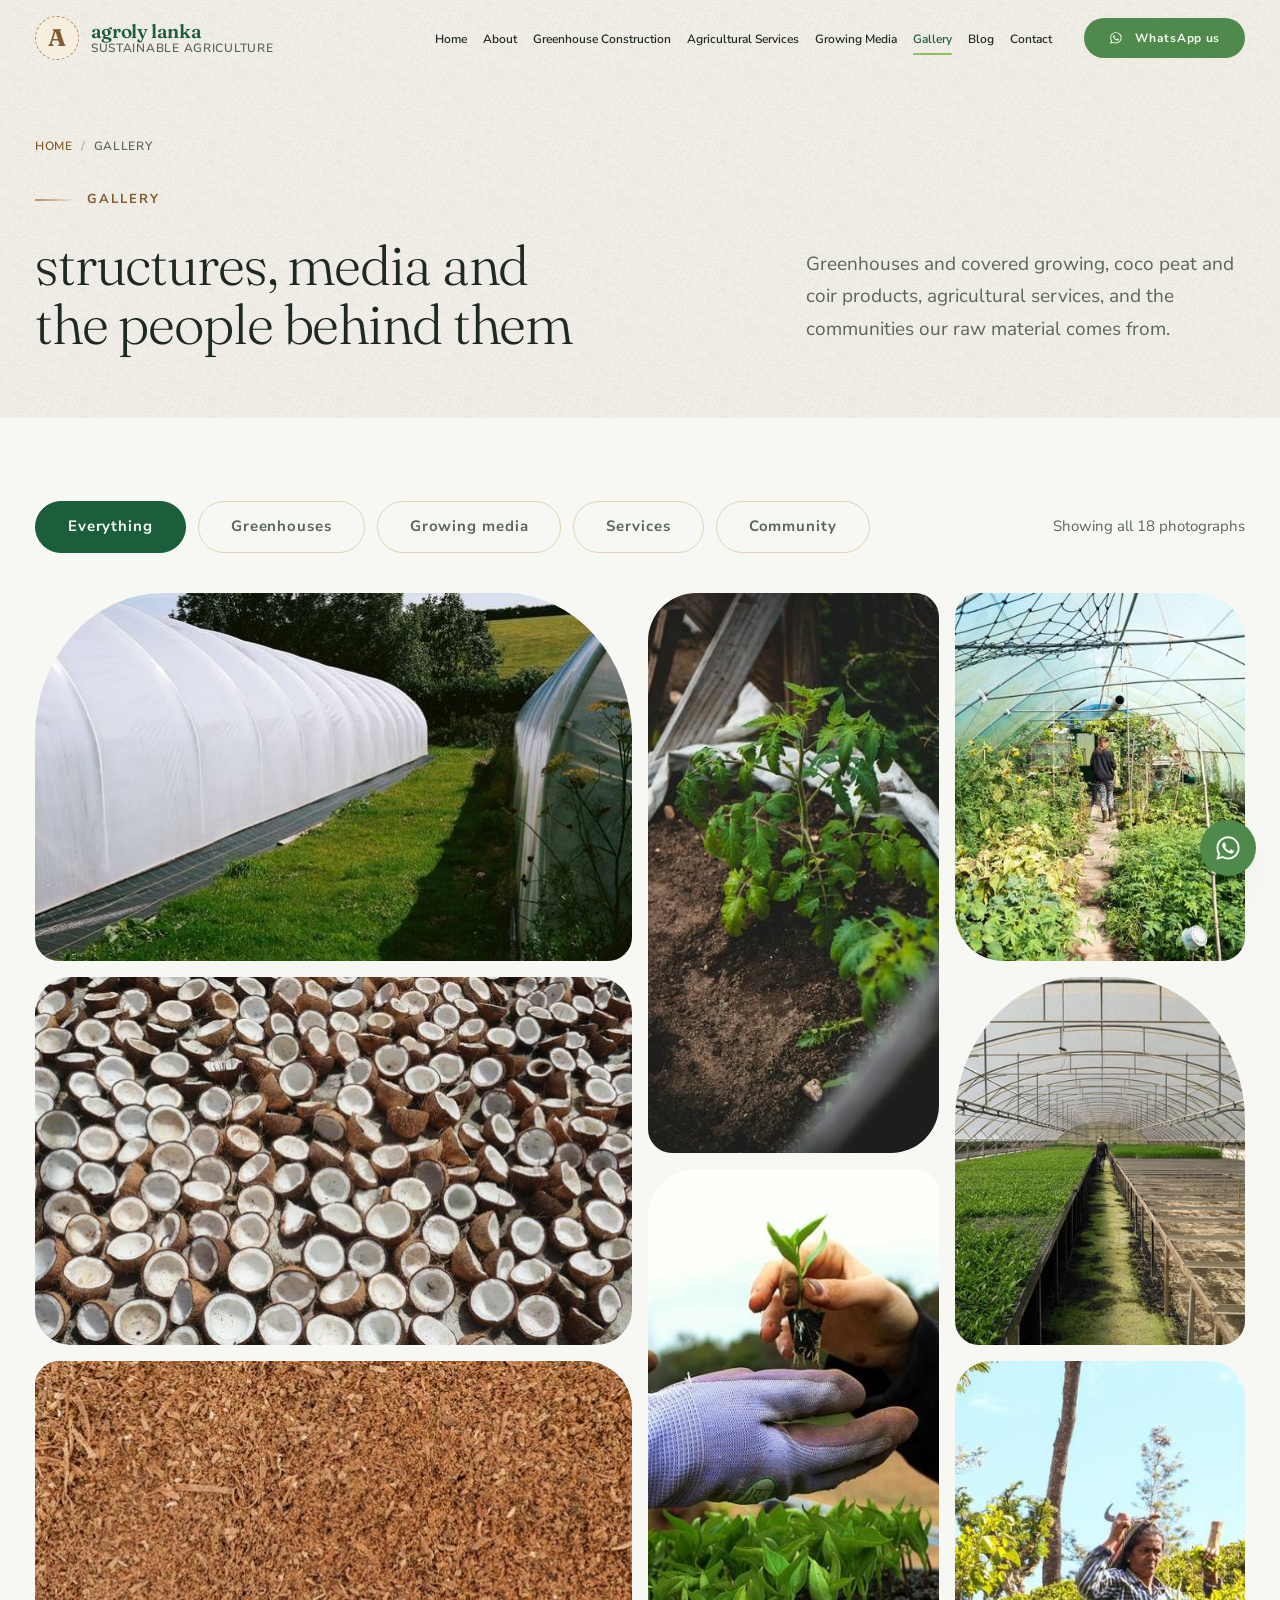
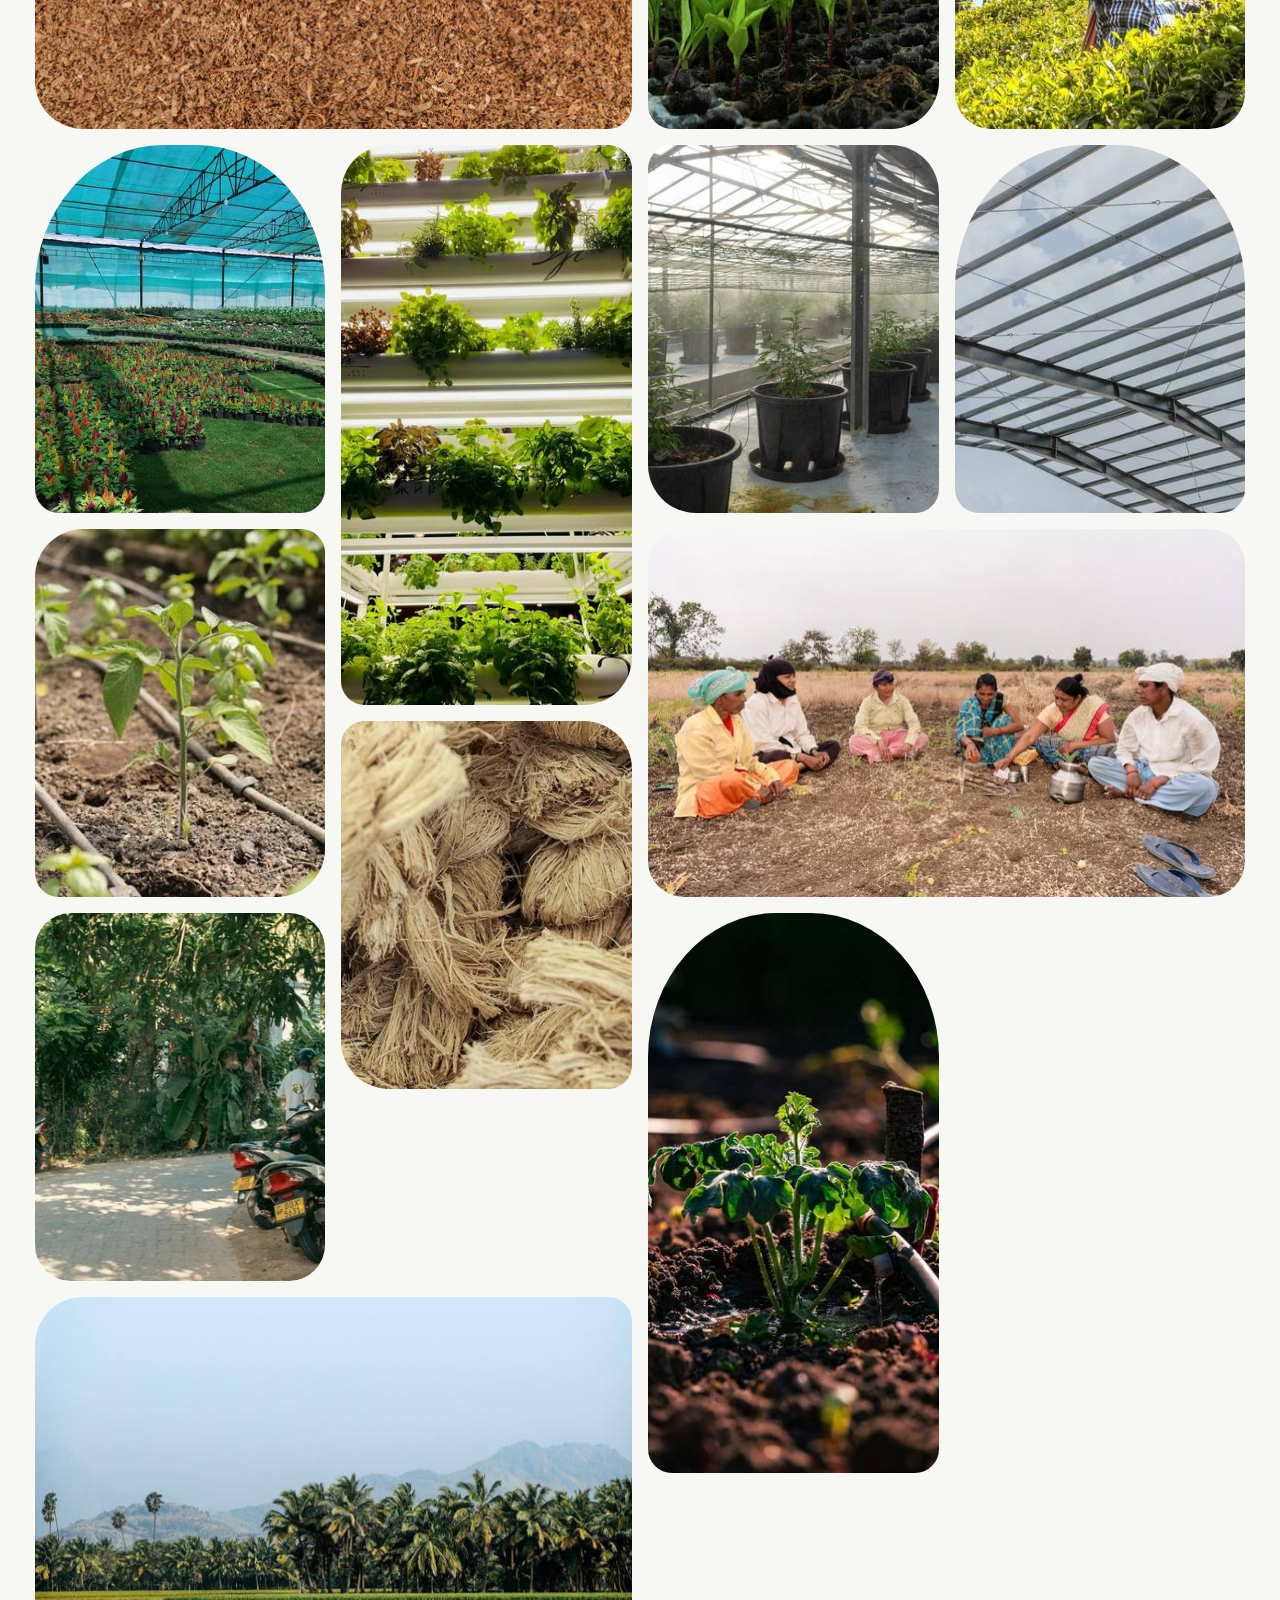
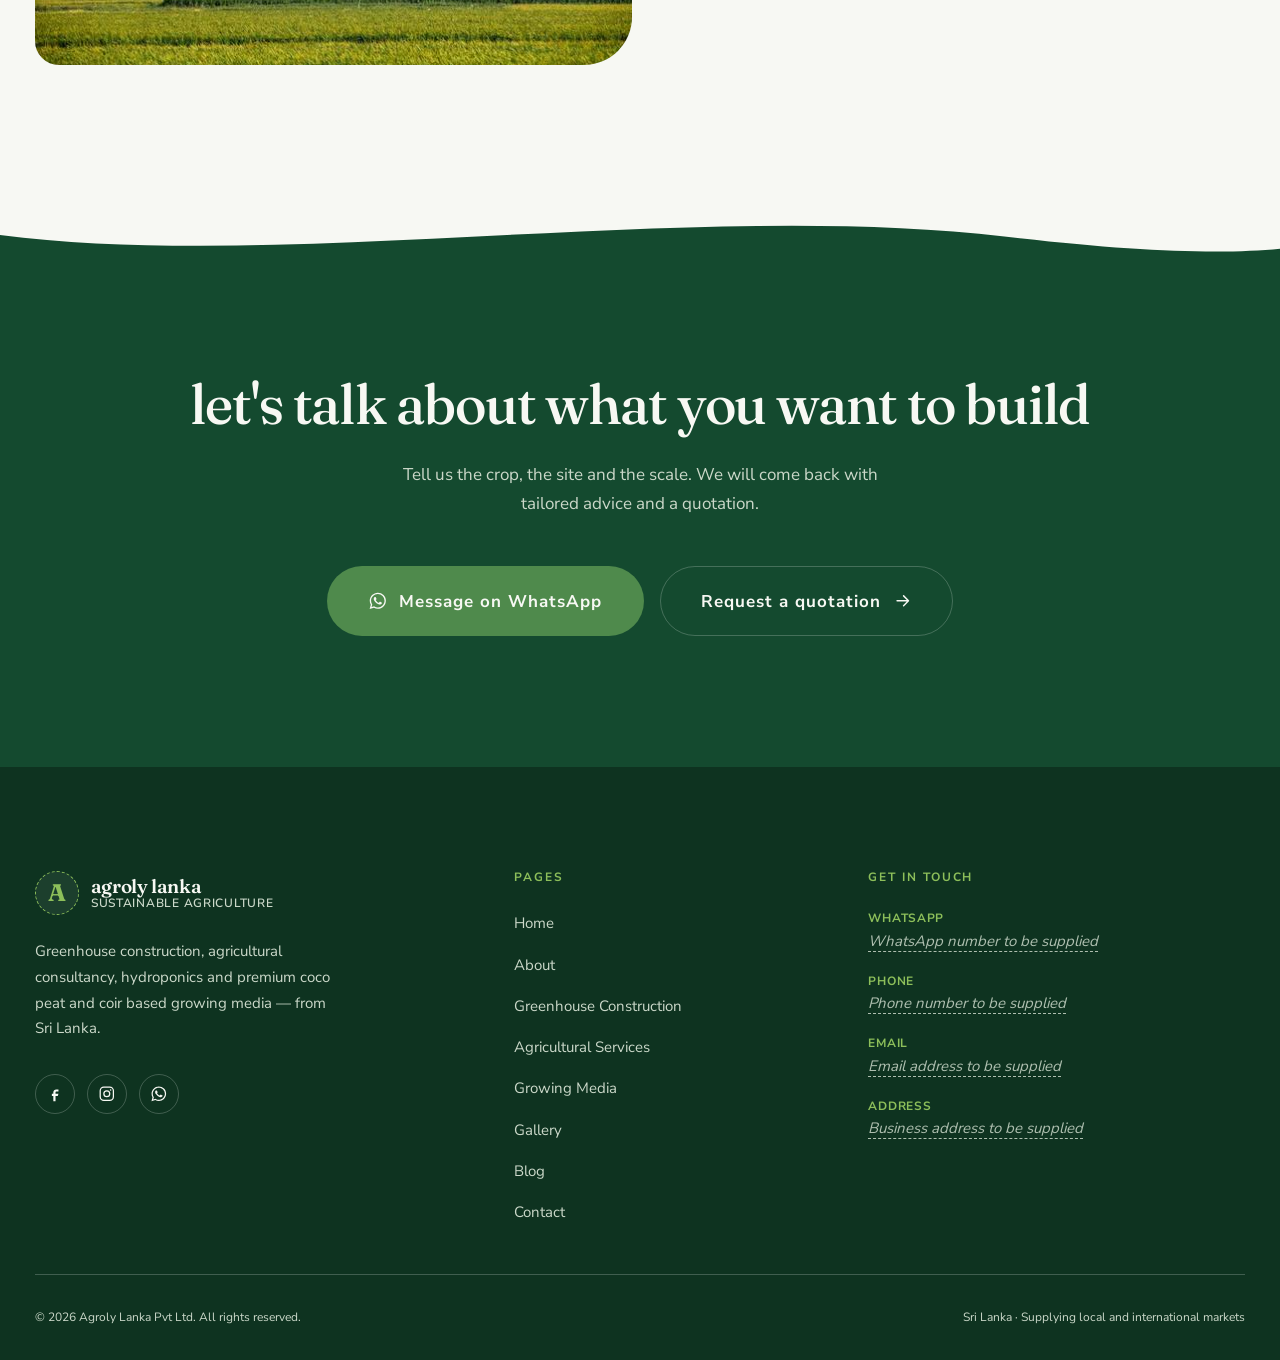
<file: gallery.html>
<!DOCTYPE html>
<html lang="en">
<head>
<meta charset="utf-8">
<meta name="viewport" content="width=device-width, initial-scale=1">
<title>Gallery — Greenhouses, Growing Media &amp; Projects | Agroly Lanka</title>
<meta name="description" content="Photographs of greenhouse structures, coco peat and coir growing media, agricultural services and the communities Agroly Lanka sources from in Sri Lanka.">
<meta name="theme-color" content="#1B5E3C">

<meta property="og:type" content="website">
<meta property="og:title" content="Gallery — Agroly Lanka">
<meta property="og:description" content="Greenhouses, growing media, agricultural services and community sourcing.">
<meta property="og:image" content="assets/images/gallery/gh-02-full.jpg">

<link rel="icon" href="assets/icons/favicon.svg" type="image/svg+xml">
<link rel="preload" href="assets/fonts/fraunces-300-700-latin.woff2" as="font" type="font/woff2" crossorigin>
<link rel="preload" href="assets/fonts/nunito-sans-300-700-latin.woff2" as="font" type="font/woff2" crossorigin>

<link rel="stylesheet" href="css/tokens.css">
<link rel="stylesheet" href="css/base.css">
<link rel="stylesheet" href="css/components.css">
<link rel="stylesheet" href="css/sections.css">
<link rel="stylesheet" href="css/pages.css">

<noscript>
  <style>
    .reveal { opacity: 1 !important; transform: none !important; }
    /* No JS means no filtering and no lightbox — show every photograph and
       stop the tiles pretending to be clickable. */
    .filters, .gallery__count { display: none !important; }
    .tile { cursor: default; }
  </style>
</noscript>

<!--
  ===========================================================================
  GALLERY — HOW TO ADD YOUR OWN PHOTOGRAPHS
  ---------------------------------------------------------------------------
  Every image on this page is a STOCK PLACEHOLDER. Replace them with real
  photographs of Agroly Lanka projects when you have them.

  Each tile needs two files in assets/images/gallery/ :
      <name>-thumb.jpg   about 600px on the long edge  (shown in the grid)
      <name>-full.jpg    about 1400px on the long edge (shown in the lightbox)

  A tile looks like this:
      <button class="tile tile--wide" data-category="greenhouses">
        <img src="assets/images/gallery/NAME-thumb.jpg"
             data-full="assets/images/gallery/NAME-full.jpg"
             alt="Describe what is in the photograph">
        <span class="tile__veil"><span>Caption shown on hover</span></span>
      </button>

  data-category must be one of: greenhouses | growing-media | services | community
  Size classes (optional): tile--wide, tile--tall, tile--big. Omit for a
  standard tile. Mix them so the mosaic keeps an uneven rhythm.

  The alt text is reused as the lightbox caption, so write it as a real
  sentence describing the photograph.
  ---------------------------------------------------------------------------
  OTHER PLACEHOLDERS: LOGO SLOT (header + footer), wa.me / tel: / mailto:
  links, address, and the Facebook / Instagram hrefs in the footer.
  ===========================================================================
-->
</head>

<body>
<a class="skip-link" href="#main">Skip to content</a>

<!-- ======================================================================
     HEADER
     ====================================================================== -->
<header class="header" id="header">
  <div class="shell shell--wide header__inner">

    <a class="logo" href="index.html" aria-label="Agroly Lanka — home">
      <!-- LOGO SLOT — replace this span with the supplied logo file -->
      <span class="logo__slot" aria-hidden="true">A</span>
      <span class="logo__text">
        <span class="logo__name">Agroly Lanka</span>
        <span class="logo__tagline">Sustainable Agriculture</span>
      </span>
    </a>

    <nav class="nav" id="nav" aria-label="Primary">
      <ul class="nav__list">
        <li><a class="nav__link" href="index.html">Home</a></li>
        <li><a class="nav__link" href="about.html">About</a></li>
        <li><a class="nav__link" href="greenhouse-construction.html">Greenhouse Construction</a></li>
        <li><a class="nav__link" href="agricultural-services.html">Agricultural Services</a></li>
        <li><a class="nav__link" href="growing-media.html">Growing Media</a></li>
        <li><a class="nav__link" href="gallery.html" aria-current="page">Gallery</a></li>
        <li><a class="nav__link" href="blog.html">Blog</a></li>
        <li><a class="nav__link" href="contact.html">Contact</a></li>
      </ul>
      <a class="btn btn--whatsapp btn--sm nav__cta" href="https://wa.me/94XXXXXXXXX">
        <svg class="btn__icon" viewBox="0 0 24 24" fill="currentColor" aria-hidden="true"><path d="M12.04 2C6.58 2 2.13 6.45 2.13 11.91c0 1.75.46 3.45 1.32 4.95L2 22l5.25-1.38a9.9 9.9 0 0 0 4.79 1.22h.01c5.46 0 9.91-4.45 9.91-9.91 0-2.65-1.03-5.14-2.9-7.01A9.82 9.82 0 0 0 12.04 2Zm0 18.15h-.01a8.2 8.2 0 0 1-4.19-1.15l-.3-.18-3.12.82.83-3.04-.2-.31a8.2 8.2 0 0 1-1.26-4.38c0-4.54 3.7-8.24 8.25-8.24 2.2 0 4.27.86 5.83 2.42a8.19 8.19 0 0 1 2.41 5.83c0 4.54-3.7 8.23-8.24 8.23Zm4.52-6.16c-.25-.12-1.47-.72-1.69-.81-.23-.08-.39-.12-.56.13-.16.24-.64.8-.78.97-.15.16-.29.18-.53.06-.25-.12-1.05-.39-1.99-1.23-.74-.66-1.23-1.47-1.38-1.72-.14-.25-.01-.38.11-.5.11-.11.25-.29.37-.43.13-.15.17-.25.25-.41.08-.17.04-.31-.02-.43-.06-.12-.56-1.34-.76-1.84-.2-.48-.4-.42-.56-.43h-.47c-.17 0-.43.06-.66.31-.22.25-.86.85-.86 2.07 0 1.22.89 2.4 1.01 2.56.12.17 1.75 2.67 4.23 3.74.59.26 1.05.41 1.41.52.59.19 1.13.16 1.56.1.47-.07 1.47-.6 1.67-1.18.21-.58.21-1.07.15-1.18-.06-.11-.22-.17-.47-.29Z"/></svg>
        WhatsApp us
      </a>
    </nav>

    <button class="nav-toggle" id="navToggle" type="button" aria-expanded="false" aria-controls="nav" aria-label="Open menu">
      <span class="nav-toggle__bars" aria-hidden="true"></span>
    </button>

  </div>
</header>
<div class="nav-scrim" id="navScrim" hidden></div>


<main id="main">

<!-- ======================================================================
     PAGE HERO — no image band here; the mosaic below is the imagery
     ====================================================================== -->
<section class="page-hero grain" aria-labelledby="page-title">
  <span class="wash wash--sage page-hero__wash is-drifting" aria-hidden="true"></span>

  <div class="shell shell--wide">
    <div class="page-hero__inner">
      <div>
        <nav class="breadcrumb" aria-label="Breadcrumb">
          <ol>
            <li><a href="index.html">Home</a></li>
            <li><span aria-current="page">Gallery</span></li>
          </ol>
        </nav>
        <p class="eyebrow">Gallery</p>
        <h1 class="page-hero__title" id="page-title">Structures, media and the people behind them</h1>
      </div>
      <p class="page-hero__lede">
        Greenhouses and covered growing, coco peat and coir products,
        agricultural services, and the communities our raw material comes from.
      </p>
    </div>
  </div>
</section>


<!-- ======================================================================
     GALLERY — filter bar + mosaic
     ====================================================================== -->
<section class="gallery" aria-labelledby="gallery-title">
  <h2 id="gallery-title" class="u-visually-hidden">Photograph gallery</h2>

  <div class="shell shell--wide">

    <div class="gallery__bar reveal">
      <div class="filters" role="group" aria-label="Filter photographs by category">
        <button class="filter" type="button" data-filter="all" aria-pressed="true">Everything</button>
        <button class="filter" type="button" data-filter="greenhouses" aria-pressed="false">Greenhouses</button>
        <button class="filter" type="button" data-filter="growing-media" aria-pressed="false">Growing media</button>
        <button class="filter" type="button" data-filter="services" aria-pressed="false">Services</button>
        <button class="filter" type="button" data-filter="community" aria-pressed="false">Community</button>
      </div>
      <p class="gallery__count" id="galleryCount" role="status" aria-live="polite">Showing all 18 photographs</p>
    </div>

    <div class="mosaic" id="mosaic">

      <button class="tile tile--wide" type="button" data-category="greenhouses">
        <img src="assets/images/gallery/gh-01-thumb.jpg" data-full="assets/images/gallery/gh-01-full.jpg"
             alt="A white poly-tunnel greenhouse standing in an open green field" width="600" height="398" loading="lazy" decoding="async">
        <span class="tile__veil"><span>Poly-tunnel structure in an open field</span></span>
      </button>

      <button class="tile tile--tall" type="button" data-category="growing-media">
        <img src="assets/images/gallery/gm-03-thumb.jpg" data-full="assets/images/gallery/gm-03-full.jpg"
             alt="A young plant growing in an open top planter bag filled with dark growing medium" width="400" height="600" loading="lazy" decoding="async">
        <span class="tile__veil"><span>Open top planter bag in use</span></span>
      </button>

      <button class="tile" type="button" data-category="services">
        <img src="assets/images/gallery/sv-01-thumb.jpg" data-full="assets/images/gallery/sv-01-full.jpg"
             alt="A grower walking between densely planted beds inside a poly-tunnel" width="600" height="450" loading="lazy" decoding="async">
        <span class="tile__veil"><span>Walking a crop during a site visit</span></span>
      </button>

      <button class="tile tile--wide" type="button" data-category="community">
        <img src="assets/images/gallery/cm-01-thumb.jpg" data-full="assets/images/gallery/cm-01-full.jpg"
             alt="Halved coconuts laid out to dry in the sun before processing" width="600" height="400" loading="lazy" decoding="async">
        <span class="tile__veil"><span>Coconut drying before the husk is processed</span></span>
      </button>

      <button class="tile" type="button" data-category="greenhouses">
        <img src="assets/images/gallery/gh-02-thumb.jpg" data-full="assets/images/gallery/gh-02-full.jpg"
             alt="The arched interior of a poly-tunnel with long rows of young plants" width="600" height="450" loading="lazy" decoding="async">
        <span class="tile__veil"><span>Planted rows under a poly-tunnel</span></span>
      </button>

      <button class="tile tile--tall" type="button" data-category="services">
        <img src="assets/images/gallery/sv-03-thumb.jpg" data-full="assets/images/gallery/sv-03-full.jpg"
             alt="A gloved hand lifting a young seedling and its root plug from a propagation tray" width="400" height="600" loading="lazy" decoding="async">
        <span class="tile__veil"><span>Seedling and root plug from a propagation tray</span></span>
      </button>

      <button class="tile tile--wide" type="button" data-category="growing-media">
        <img src="assets/images/gallery/gm-01-thumb.jpg" data-full="assets/images/gallery/gm-01-full.jpg"
             alt="Close-up of fine golden-brown coco peat, the processed pith of the coconut husk" width="600" height="400" loading="lazy" decoding="async">
        <span class="tile__veil"><span>Coco peat, the processed pith of the husk</span></span>
      </button>

      <button class="tile" type="button" data-category="community">
        <img src="assets/images/gallery/cm-02-thumb.jpg" data-full="assets/images/gallery/cm-02-full.jpg"
             alt="A woman harvesting by hand among green bushes on a hillside plantation" width="600" height="400" loading="lazy" decoding="async">
        <span class="tile__veil"><span>Hand harvesting on a hillside</span></span>
      </button>

      <button class="tile" type="button" data-category="greenhouses">
        <img src="assets/images/gallery/gh-03-thumb.jpg" data-full="assets/images/gallery/gh-03-full.jpg"
             alt="Inside a large covered growing house with planted beds beneath a shade canopy" width="600" height="450" loading="lazy" decoding="async">
        <span class="tile__veil"><span>Covered growing house with shade canopy</span></span>
      </button>

      <button class="tile tile--tall" type="button" data-category="services">
        <img src="assets/images/gallery/sv-04-thumb.jpg" data-full="assets/images/gallery/sv-04-full.jpg"
             alt="Leafy greens growing in a stacked hydroponic system under grow lights" width="450" height="600" loading="lazy" decoding="async">
        <span class="tile__veil"><span>Stacked hydroponic growing system</span></span>
      </button>

      <button class="tile" type="button" data-category="growing-media">
        <img src="assets/images/gallery/gm-02-thumb.jpg" data-full="assets/images/gallery/gm-02-full.jpg"
             alt="Rows of plants growing in individual bags along a greenhouse bench" width="600" height="400" loading="lazy" decoding="async">
        <span class="tile__veil"><span>Grow bags along a greenhouse bench</span></span>
      </button>

      <button class="tile tile--wide" type="button" data-category="community">
        <img src="assets/images/gallery/cm-03-thumb.jpg" data-full="assets/images/gallery/cm-03-full.jpg"
             alt="A group of growers sitting together in a field during a practical training session" width="600" height="400" loading="lazy" decoding="async">
        <span class="tile__veil"><span>A practical training session in the field</span></span>
      </button>

      <button class="tile" type="button" data-category="greenhouses">
        <img src="assets/images/gallery/gh-04-thumb.jpg" data-full="assets/images/gallery/gh-04-full.jpg"
             alt="The steel truss frame of a greenhouse structure seen against the sky" width="600" height="401" loading="lazy" decoding="async">
        <span class="tile__veil"><span>Structural frame before cladding</span></span>
      </button>

      <button class="tile" type="button" data-category="services">
        <img src="assets/images/gallery/sv-02-thumb.jpg" data-full="assets/images/gallery/sv-02-full.jpg"
             alt="Young plants growing in a bed with drip irrigation lines running between the rows" width="600" height="337" loading="lazy" decoding="async">
        <span class="tile__veil"><span>Drip irrigation running between rows</span></span>
      </button>

      <button class="tile" type="button" data-category="growing-media">
        <img src="assets/images/gallery/gm-04-thumb.jpg" data-full="assets/images/gallery/gm-04-full.jpg"
             alt="Bundles of pale coir fibre extracted from coconut husks" width="600" height="400" loading="lazy" decoding="async">
        <span class="tile__veil"><span>Coir fibre separated from the husk</span></span>
      </button>

      <button class="tile" type="button" data-category="community">
        <img src="assets/images/gallery/cm-04-thumb.jpg" data-full="assets/images/gallery/cm-04-full.jpg"
             alt="A quiet Sri Lankan village street with a tuk-tuk parked under palms" width="600" height="400" loading="lazy" decoding="async">
        <span class="tile__veil"><span>A village of the kind we source from</span></span>
      </button>

      <button class="tile tile--tall" type="button" data-category="services">
        <img src="assets/images/gallery/sv-05-thumb.jpg" data-full="assets/images/gallery/sv-05-full.jpg"
             alt="A young plant in dark soil with an irrigation line laid alongside it" width="400" height="600" loading="lazy" decoding="async">
        <span class="tile__veil"><span>Irrigation laid alongside a young crop</span></span>
      </button>

      <button class="tile tile--wide" type="button" data-category="community">
        <img src="assets/images/gallery/cm-05-thumb.jpg" data-full="assets/images/gallery/cm-05-full.jpg"
             alt="Green paddy fields fringed by coconut palms with misted hills behind" width="600" height="400" loading="lazy" decoding="async">
        <span class="tile__veil"><span>Paddy and coconut palms, Sri Lanka</span></span>
      </button>

    </div>
  </div>
</section>


<!-- ======================================================================
     LIGHTBOX
     ====================================================================== -->
<dialog class="lightbox" id="lightbox" aria-label="Photograph viewer">
  <button class="lightbox__btn lightbox__close" type="button" data-lb="close" aria-label="Close viewer">
    <svg viewBox="0 0 24 24" fill="none" stroke="currentColor" stroke-width="1.9" stroke-linecap="round" aria-hidden="true"><path d="M6 6l12 12M18 6L6 18"/></svg>
  </button>

  <img class="lightbox__frame" alt="">

  <div class="lightbox__bar">
    <div>
      <span class="lightbox__index"></span>
      <p class="lightbox__caption"></p>
    </div>
    <div class="lightbox__nav">
      <button class="lightbox__btn" type="button" data-lb="prev" aria-label="Previous photograph">
        <svg viewBox="0 0 24 24" fill="none" stroke="currentColor" stroke-width="1.8" stroke-linecap="round" stroke-linejoin="round" aria-hidden="true"><path d="M19 12H6M11 18l-6-6 6-6"/></svg>
      </button>
      <button class="lightbox__btn" type="button" data-lb="next" aria-label="Next photograph">
        <svg viewBox="0 0 24 24" fill="none" stroke="currentColor" stroke-width="1.8" stroke-linecap="round" stroke-linejoin="round" aria-hidden="true"><path d="M5 12h13M13 6l6 6-6 6"/></svg>
      </button>
    </div>
  </div>
</dialog>


<!-- ======================================================================
     CLOSING CTA
     ====================================================================== -->
<section class="closer grain grain--dark" aria-labelledby="closer-title">
  <svg class="wave wave--top wave--paper" viewBox="0 0 1440 100" preserveAspectRatio="none" aria-hidden="true">
    <path d="M0,48 C320,0 780,94 1130,46 C1270,27 1370,22 1440,30 L1440,101 L0,101 Z"/>
  </svg>
  <span class="wash wash--sprout closer__wash is-drifting" aria-hidden="true"></span>

  <div class="shell shell--narrow closer__inner">
    <p class="eyebrow eyebrow--inverse eyebrow--center reveal">Your project next</p>
    <h2 id="closer-title" class="reveal">Let's talk about what you want to build</h2>
    <p class="reveal">
      Tell us the crop, the site and the scale. We will come back with tailored
      advice and a quotation.
    </p>

    <div class="closer__actions reveal">
      <a class="btn btn--whatsapp btn--lg" href="https://wa.me/94XXXXXXXXX">
        <svg class="btn__icon" viewBox="0 0 24 24" fill="currentColor" aria-hidden="true"><path d="M12.04 2C6.58 2 2.13 6.45 2.13 11.91c0 1.75.46 3.45 1.32 4.95L2 22l5.25-1.38a9.9 9.9 0 0 0 4.79 1.22h.01c5.46 0 9.91-4.45 9.91-9.91 0-2.65-1.03-5.14-2.9-7.01A9.82 9.82 0 0 0 12.04 2Zm0 18.15h-.01a8.2 8.2 0 0 1-4.19-1.15l-.3-.18-3.12.82.83-3.04-.2-.31a8.2 8.2 0 0 1-1.26-4.38c0-4.54 3.7-8.24 8.25-8.24 2.2 0 4.27.86 5.83 2.42a8.19 8.19 0 0 1 2.41 5.83c0 4.54-3.7 8.23-8.24 8.23Zm4.52-6.16c-.25-.12-1.47-.72-1.69-.81-.23-.08-.39-.12-.56.13-.16.24-.64.8-.78.97-.15.16-.29.18-.53.06-.25-.12-1.05-.39-1.99-1.23-.74-.66-1.23-1.47-1.38-1.72-.14-.25-.01-.38.11-.5.11-.11.25-.29.37-.43.13-.15.17-.25.25-.41.08-.17.04-.31-.02-.43-.06-.12-.56-1.34-.76-1.84-.2-.48-.4-.42-.56-.43h-.47c-.17 0-.43.06-.66.31-.22.25-.86.85-.86 2.07 0 1.22.89 2.4 1.01 2.56.12.17 1.75 2.67 4.23 3.74.59.26 1.05.41 1.41.52.59.19 1.13.16 1.56.1.47-.07 1.47-.6 1.67-1.18.21-.58.21-1.07.15-1.18-.06-.11-.22-.17-.47-.29Z"/></svg>
        Message on WhatsApp
      </a>
      <a class="btn btn--ghost-inverse btn--lg" href="contact.html">
        Request a quotation
        <svg class="btn__icon btn__icon--arrow" viewBox="0 0 24 24" fill="none" stroke="currentColor" stroke-width="1.8" stroke-linecap="round" stroke-linejoin="round" aria-hidden="true"><path d="M5 12h13M13 6l6 6-6 6"/></svg>
      </a>
    </div>
  </div>
</section>

</main>


<!-- ======================================================================
     FOOTER
     ====================================================================== -->
<footer class="footer grain grain--dark">
  <div class="shell shell--wide">

    <div class="footer__grid">

      <div>
        <div class="logo">
          <!-- LOGO SLOT — replace this span with the supplied logo file -->
          <span class="logo__slot" aria-hidden="true">A</span>
          <span class="logo__text">
            <span class="logo__name">Agroly Lanka</span>
            <span class="logo__tagline">Sustainable Agriculture</span>
          </span>
        </div>
        <p class="footer__blurb">
          Greenhouse construction, agricultural consultancy, hydroponics and
          premium coco peat and coir based growing media — from Sri Lanka.
        </p>
        <div class="footer__social">
          <a href="#" aria-label="Agroly Lanka on Facebook">
            <svg viewBox="0 0 24 24" fill="currentColor" aria-hidden="true"><path d="M14 9h3V6h-3c-2.2 0-4 1.8-4 4v2H8v3h2v7h3v-7h3l1-3h-4v-2c0-.55.45-1 1-1Z"/></svg>
          </a>
          <a href="#" aria-label="Agroly Lanka on Instagram">
            <svg viewBox="0 0 24 24" fill="none" stroke="currentColor" stroke-width="1.7" aria-hidden="true"><rect x="3" y="3" width="18" height="18" rx="5"/><circle cx="12" cy="12" r="4"/><circle cx="17.2" cy="6.8" r="1.1" fill="currentColor" stroke="none"/></svg>
          </a>
          <a href="https://wa.me/94XXXXXXXXX" aria-label="Message Agroly Lanka on WhatsApp">
            <svg viewBox="0 0 24 24" fill="currentColor" aria-hidden="true"><path d="M12.04 2C6.58 2 2.13 6.45 2.13 11.91c0 1.75.46 3.45 1.32 4.95L2 22l5.25-1.38a9.9 9.9 0 0 0 4.79 1.22h.01c5.46 0 9.91-4.45 9.91-9.91 0-2.65-1.03-5.14-2.9-7.01A9.82 9.82 0 0 0 12.04 2Zm0 18.15h-.01a8.2 8.2 0 0 1-4.19-1.15l-.3-.18-3.12.82.83-3.04-.2-.31a8.2 8.2 0 0 1-1.26-4.38c0-4.54 3.7-8.24 8.25-8.24 2.2 0 4.27.86 5.83 2.42a8.19 8.19 0 0 1 2.41 5.83c0 4.54-3.7 8.23-8.24 8.23Zm4.52-6.16c-.25-.12-1.47-.72-1.69-.81-.23-.08-.39-.12-.56.13-.16.24-.64.8-.78.97-.15.16-.29.18-.53.06-.25-.12-1.05-.39-1.99-1.23-.74-.66-1.23-1.47-1.38-1.72-.14-.25-.01-.38.11-.5.11-.11.25-.29.37-.43.13-.15.17-.25.25-.41.08-.17.04-.31-.02-.43-.06-.12-.56-1.34-.76-1.84-.2-.48-.4-.42-.56-.43h-.47c-.17 0-.43.06-.66.31-.22.25-.86.85-.86 2.07 0 1.22.89 2.4 1.01 2.56.12.17 1.75 2.67 4.23 3.74.59.26 1.05.41 1.41.52.59.19 1.13.16 1.56.1.47-.07 1.47-.6 1.67-1.18.21-.58.21-1.07.15-1.18-.06-.11-.22-.17-.47-.29Z"/></svg>
          </a>
        </div>
      </div>

      <nav aria-label="Footer">
        <h2 class="footer__heading">Pages</h2>
        <ul class="footer__list">
          <li><a href="index.html">Home</a></li>
          <li><a href="about.html">About</a></li>
          <li><a href="greenhouse-construction.html">Greenhouse Construction</a></li>
          <li><a href="agricultural-services.html">Agricultural Services</a></li>
          <li><a href="growing-media.html">Growing Media</a></li>
          <li><a href="gallery.html">Gallery</a></li>
          <li><a href="blog.html">Blog</a></li>
          <li><a href="contact.html">Contact</a></li>
        </ul>
      </nav>

      <div>
        <h2 class="footer__heading">Get in touch</h2>
        <dl class="footer__contact">
          <div>
            <dt>WhatsApp</dt>
            <dd><a href="https://wa.me/94XXXXXXXXX"><span class="placeholder">WhatsApp number to be supplied</span></a></dd>
          </div>
          <div>
            <dt>Phone</dt>
            <dd><a href="tel:+94XXXXXXXXX"><span class="placeholder">Phone number to be supplied</span></a></dd>
          </div>
          <div>
            <dt>Email</dt>
            <dd><a href="mailto:hello@example.com"><span class="placeholder">Email address to be supplied</span></a></dd>
          </div>
          <div>
            <dt>Address</dt>
            <dd><span class="placeholder">Business address to be supplied</span></dd>
          </div>
        </dl>
      </div>

    </div>

    <div class="footer__base">
      <p>&copy; <span id="year">2026</span> Agroly Lanka Pvt Ltd. All rights reserved.</p>
      <p>Sri Lanka &middot; Supplying local and international markets</p>
    </div>

  </div>
</footer>

<a class="float-wa" href="https://wa.me/94XXXXXXXXX" aria-label="Message us on WhatsApp">
  <svg viewBox="0 0 24 24" fill="currentColor" aria-hidden="true"><path d="M12.04 2C6.58 2 2.13 6.45 2.13 11.91c0 1.75.46 3.45 1.32 4.95L2 22l5.25-1.38a9.9 9.9 0 0 0 4.79 1.22h.01c5.46 0 9.91-4.45 9.91-9.91 0-2.65-1.03-5.14-2.9-7.01A9.82 9.82 0 0 0 12.04 2Zm0 18.15h-.01a8.2 8.2 0 0 1-4.19-1.15l-.3-.18-3.12.82.83-3.04-.2-.31a8.2 8.2 0 0 1-1.26-4.38c0-4.54 3.7-8.24 8.25-8.24 2.2 0 4.27.86 5.83 2.42a8.19 8.19 0 0 1 2.41 5.83c0 4.54-3.7 8.23-8.24 8.23Zm4.52-6.16c-.25-.12-1.47-.72-1.69-.81-.23-.08-.39-.12-.56.13-.16.24-.64.8-.78.97-.15.16-.29.18-.53.06-.25-.12-1.05-.39-1.99-1.23-.74-.66-1.23-1.47-1.38-1.72-.14-.25-.01-.38.11-.5.11-.11.25-.29.37-.43.13-.15.17-.25.25-.41.08-.17.04-.31-.02-.43-.06-.12-.56-1.34-.76-1.84-.2-.48-.4-.42-.56-.43h-.47c-.17 0-.43.06-.66.31-.22.25-.86.85-.86 2.07 0 1.22.89 2.4 1.01 2.56.12.17 1.75 2.67 4.23 3.74.59.26 1.05.41 1.41.52.59.19 1.13.16 1.56.1.47-.07 1.47-.6 1.67-1.18.21-.58.21-1.07.15-1.18-.06-.11-.22-.17-.47-.29Z"/></svg>
</a>

<script src="js/main.js" defer></script>
</body>
</html>
</file>
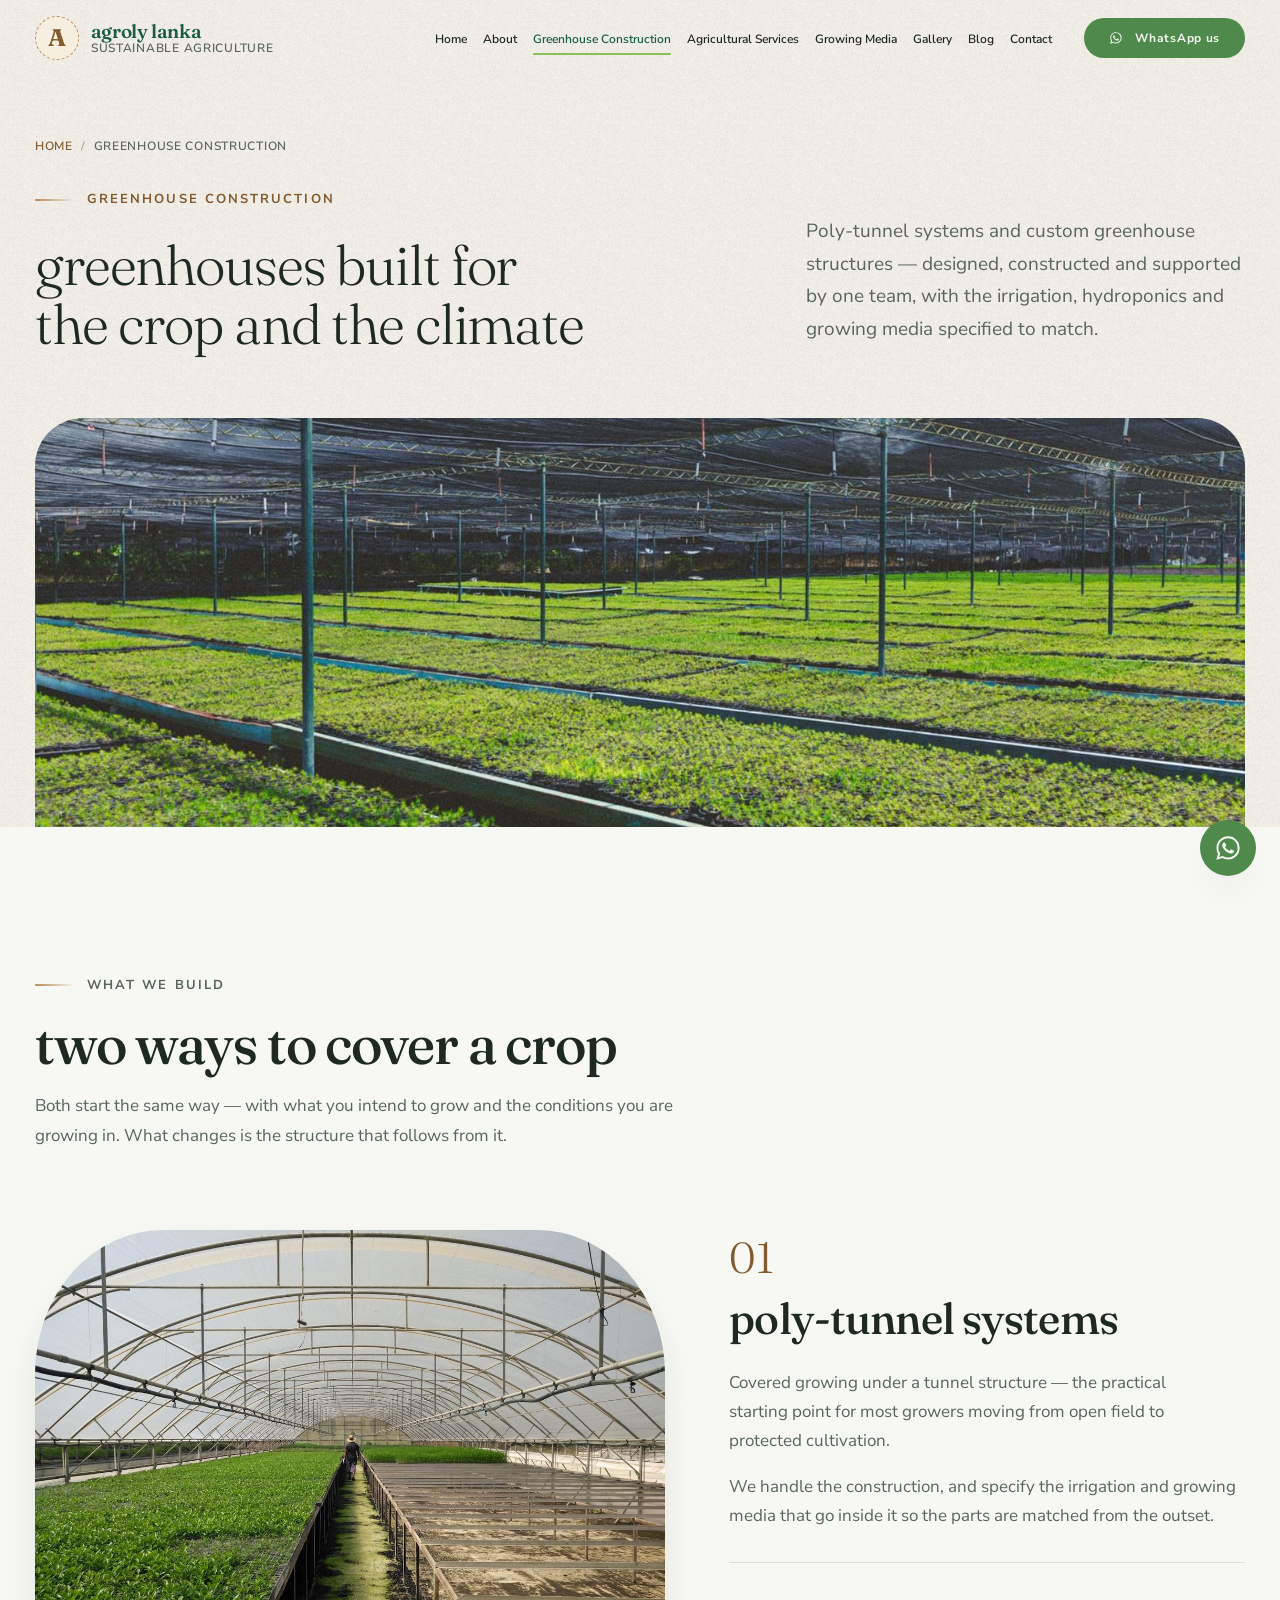
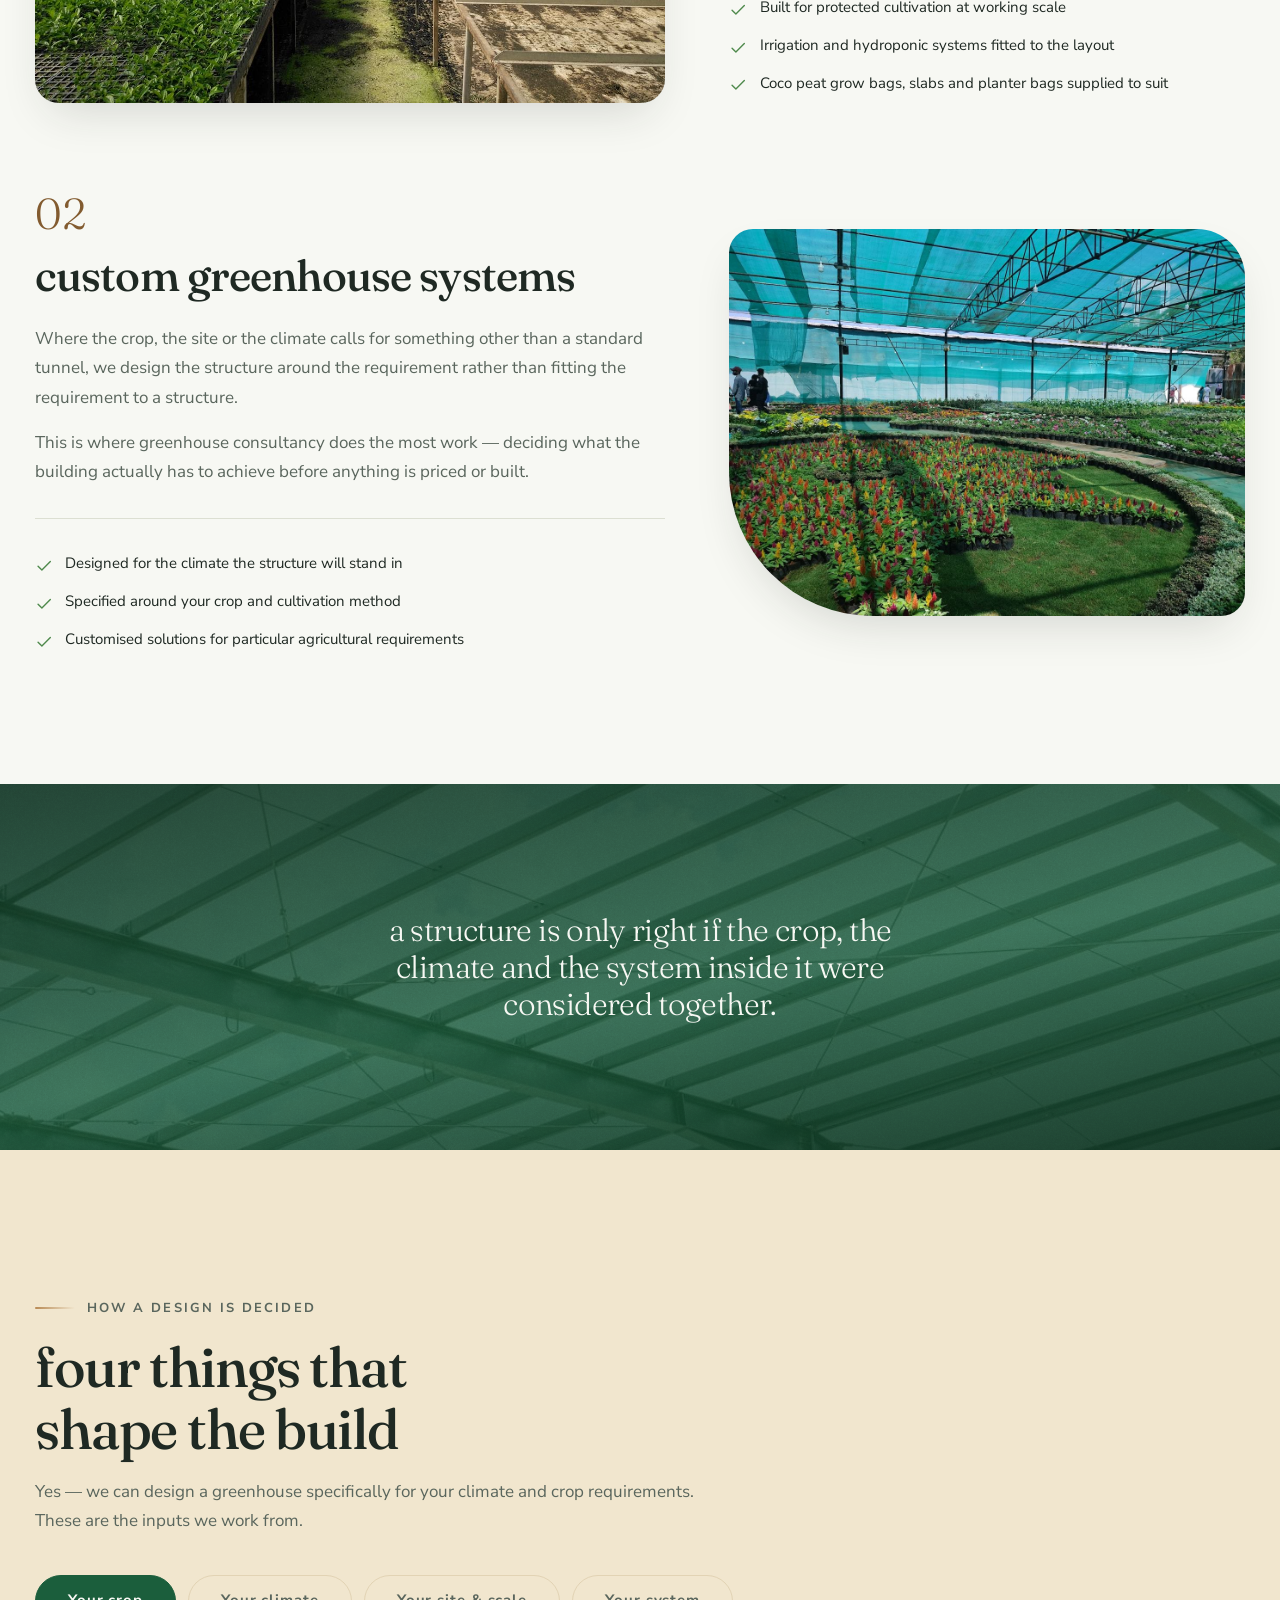
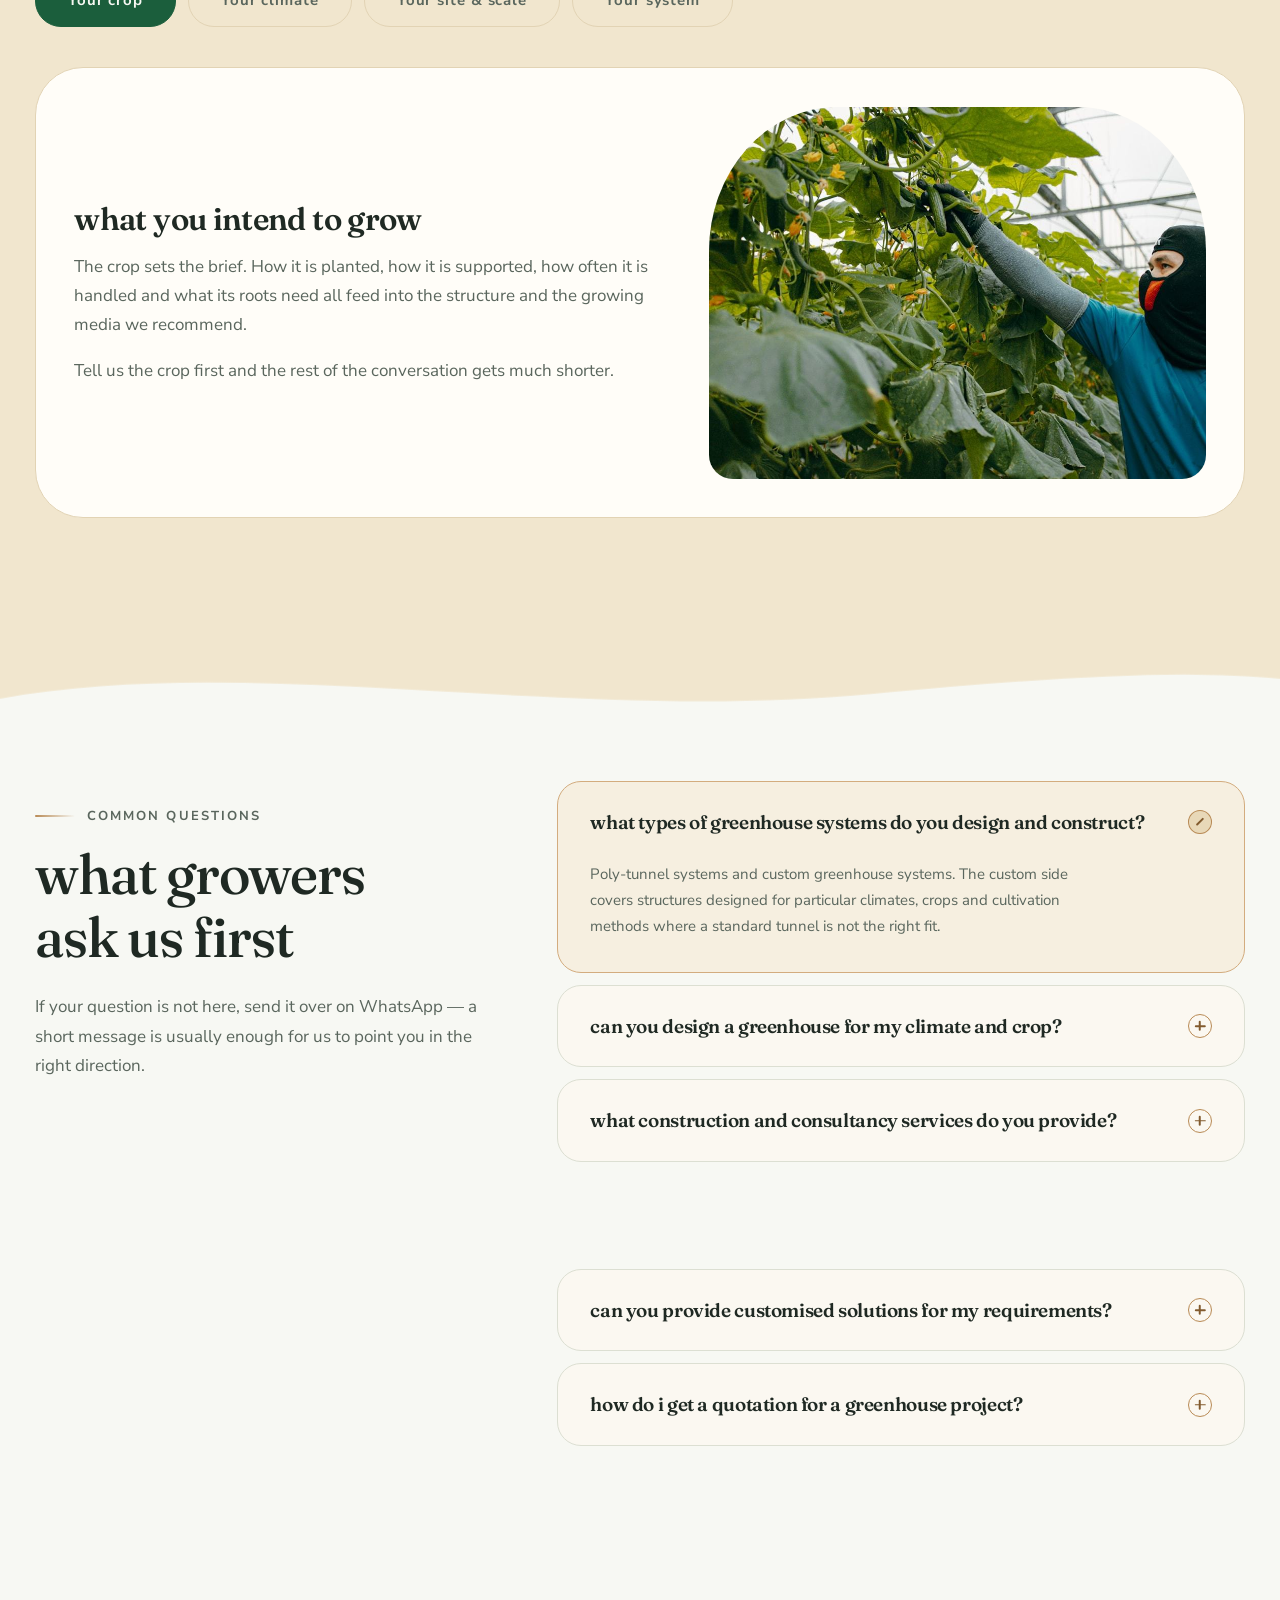
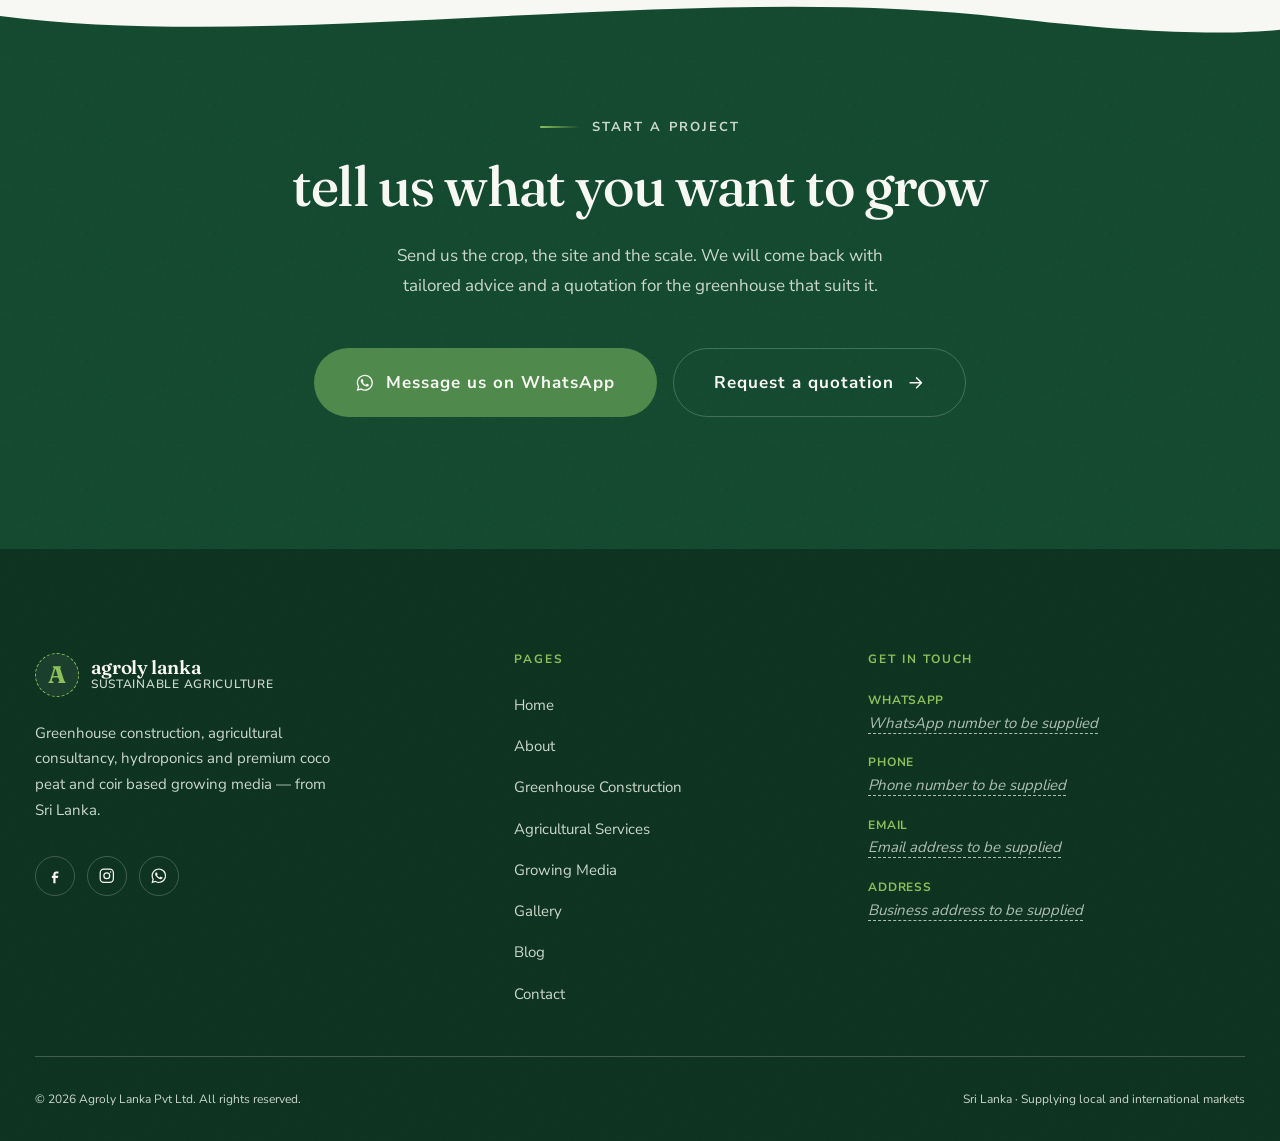
<file: greenhouse-construction.html>
<!DOCTYPE html>
<html lang="en">
<head>
<meta charset="utf-8">
<meta name="viewport" content="width=device-width, initial-scale=1">
<title>Greenhouse Construction &amp; Poly-Tunnel Systems | Agroly Lanka, Sri Lanka</title>
<meta name="description" content="Agroly Lanka designs and constructs poly-tunnel systems and custom greenhouse structures for different climates, with consultancy, irrigation and hydroponic systems specified to match.">
<meta name="theme-color" content="#1B5E3C">

<meta property="og:type" content="website">
<meta property="og:title" content="Greenhouse Construction — Agroly Lanka">
<meta property="og:description" content="Poly-tunnel systems and custom greenhouse structures, designed around your crop and your climate.">
<meta property="og:image" content="assets/images/gh-hero-nethouse-1500w.jpg">

<link rel="icon" href="assets/icons/favicon.svg" type="image/svg+xml">
<link rel="preload" href="assets/fonts/fraunces-300-700-latin.woff2" as="font" type="font/woff2" crossorigin>
<link rel="preload" href="assets/fonts/nunito-sans-300-700-latin.woff2" as="font" type="font/woff2" crossorigin>

<link rel="stylesheet" href="css/tokens.css">
<link rel="stylesheet" href="css/base.css">
<link rel="stylesheet" href="css/components.css">
<link rel="stylesheet" href="css/sections.css">
<link rel="stylesheet" href="css/pages.css">

<noscript>
  <style>
    .reveal { opacity: 1 !important; transform: none !important; }
    /* Without JS the tabs cannot switch, so show every panel as a plain list */
    .tabs { display: none !important; }
    .tab-panel[hidden] { display: grid !important; }
    .tab-panel + .tab-panel { margin-block-start: var(--sp-5); }
  </style>
</noscript>

<!--
  ===========================================================================
  PLACEHOLDERS TO REPLACE BEFORE LAUNCH — see index.html for the full list.
  On this page: LOGO SLOT (header + footer), wa.me / tel: / mailto: links,
  address, and the Facebook / Instagram hrefs in the footer.
  ===========================================================================
-->
</head>

<body>
<a class="skip-link" href="#main">Skip to content</a>

<!-- ======================================================================
     HEADER
     ====================================================================== -->
<header class="header" id="header">
  <div class="shell shell--wide header__inner">

    <a class="logo" href="index.html" aria-label="Agroly Lanka — home">
      <!-- LOGO SLOT — replace this span with the supplied logo file -->
      <span class="logo__slot" aria-hidden="true">A</span>
      <span class="logo__text">
        <span class="logo__name">Agroly Lanka</span>
        <span class="logo__tagline">Sustainable Agriculture</span>
      </span>
    </a>

    <nav class="nav" id="nav" aria-label="Primary">
      <ul class="nav__list">
        <li><a class="nav__link" href="index.html">Home</a></li>
        <li><a class="nav__link" href="about.html">About</a></li>
        <li><a class="nav__link" href="greenhouse-construction.html" aria-current="page">Greenhouse Construction</a></li>
        <li><a class="nav__link" href="agricultural-services.html">Agricultural Services</a></li>
        <li><a class="nav__link" href="growing-media.html">Growing Media</a></li>
        <li><a class="nav__link" href="gallery.html">Gallery</a></li>
        <li><a class="nav__link" href="blog.html">Blog</a></li>
        <li><a class="nav__link" href="contact.html">Contact</a></li>
      </ul>
      <a class="btn btn--whatsapp btn--sm nav__cta" href="https://wa.me/94XXXXXXXXX">
        <svg class="btn__icon" viewBox="0 0 24 24" fill="currentColor" aria-hidden="true"><path d="M12.04 2C6.58 2 2.13 6.45 2.13 11.91c0 1.75.46 3.45 1.32 4.95L2 22l5.25-1.38a9.9 9.9 0 0 0 4.79 1.22h.01c5.46 0 9.91-4.45 9.91-9.91 0-2.65-1.03-5.14-2.9-7.01A9.82 9.82 0 0 0 12.04 2Zm0 18.15h-.01a8.2 8.2 0 0 1-4.19-1.15l-.3-.18-3.12.82.83-3.04-.2-.31a8.2 8.2 0 0 1-1.26-4.38c0-4.54 3.7-8.24 8.25-8.24 2.2 0 4.27.86 5.83 2.42a8.19 8.19 0 0 1 2.41 5.83c0 4.54-3.7 8.23-8.24 8.23Zm4.52-6.16c-.25-.12-1.47-.72-1.69-.81-.23-.08-.39-.12-.56.13-.16.24-.64.8-.78.97-.15.16-.29.18-.53.06-.25-.12-1.05-.39-1.99-1.23-.74-.66-1.23-1.47-1.38-1.72-.14-.25-.01-.38.11-.5.11-.11.25-.29.37-.43.13-.15.17-.25.25-.41.08-.17.04-.31-.02-.43-.06-.12-.56-1.34-.76-1.84-.2-.48-.4-.42-.56-.43h-.47c-.17 0-.43.06-.66.31-.22.25-.86.85-.86 2.07 0 1.22.89 2.4 1.01 2.56.12.17 1.75 2.67 4.23 3.74.59.26 1.05.41 1.41.52.59.19 1.13.16 1.56.1.47-.07 1.47-.6 1.67-1.18.21-.58.21-1.07.15-1.18-.06-.11-.22-.17-.47-.29Z"/></svg>
        WhatsApp us
      </a>
    </nav>

    <button class="nav-toggle" id="navToggle" type="button" aria-expanded="false" aria-controls="nav" aria-label="Open menu">
      <span class="nav-toggle__bars" aria-hidden="true"></span>
    </button>

  </div>
</header>
<div class="nav-scrim" id="navScrim" hidden></div>


<main id="main">

<!-- ======================================================================
     PAGE HERO
     ====================================================================== -->
<section class="page-hero grain" aria-labelledby="page-title">
  <span class="wash wash--sage page-hero__wash is-drifting" aria-hidden="true"></span>

  <div class="shell shell--wide">
    <div class="page-hero__inner">
      <div>
        <nav class="breadcrumb" aria-label="Breadcrumb">
          <ol>
            <li><a href="index.html">Home</a></li>
            <li><span aria-current="page">Greenhouse Construction</span></li>
          </ol>
        </nav>
        <p class="eyebrow">Greenhouse construction</p>
        <h1 class="page-hero__title" id="page-title">Greenhouses built for the crop and the climate</h1>
      </div>
      <p class="page-hero__lede">
        Poly-tunnel systems and custom greenhouse structures — designed,
        constructed and supported by one team, with the irrigation, hydroponics
        and growing media specified to match.
      </p>
    </div>

    <div class="page-hero__band">
      <img
        src="assets/images/gh-hero-nethouse-1500w.jpg"
        srcset="assets/images/gh-hero-nethouse-900w.jpg 900w,
                assets/images/gh-hero-nethouse-1500w.jpg 1500w,
                assets/images/gh-hero-nethouse-2000w.jpg 2000w"
        sizes="(max-width: 92rem) 94vw, 1480px"
        alt="A wide covered growing house with long rows of young plants under a shade canopy"
        width="1500" height="1000" fetchpriority="high" decoding="async">
    </div>
  </div>
</section>


<!-- ======================================================================
     1. SYSTEMS WE BUILD
     ====================================================================== -->
<section class="systems" aria-labelledby="systems-title">
  <div class="shell shell--wide">

    <div class="systems__head reveal">
      <p class="eyebrow">What we build</p>
      <h2 id="systems-title">Two ways to cover a crop</h2>
      <p>
        Both start the same way — with what you intend to grow and the
        conditions you are growing in. What changes is the structure that
        follows from it.
      </p>
    </div>

    <article class="system reveal">
      <div class="system__media">
        <img src="assets/images/gh-polytunnel-rows.jpg"
             alt="The arched interior of a poly-tunnel with long rows of young plants running to the far end"
             width="1200" height="900" loading="lazy" decoding="async">
      </div>
      <div class="system__body">
        <span class="system__num" aria-hidden="true">01</span>
        <h3>Poly-tunnel systems</h3>
        <p>
          Covered growing under a tunnel structure — the practical starting
          point for most growers moving from open field to protected
          cultivation.
        </p>
        <p>
          We handle the construction, and specify the irrigation and growing
          media that go inside it so the parts are matched from the outset.
        </p>
        <ul class="system__points">
          <li>
            <svg viewBox="0 0 24 24" fill="none" stroke="currentColor" stroke-width="1.8" stroke-linecap="round" stroke-linejoin="round" aria-hidden="true"><path d="M20 6 9 17l-5-5"/></svg>
            <span>Built for protected cultivation at working scale</span>
          </li>
          <li>
            <svg viewBox="0 0 24 24" fill="none" stroke="currentColor" stroke-width="1.8" stroke-linecap="round" stroke-linejoin="round" aria-hidden="true"><path d="M20 6 9 17l-5-5"/></svg>
            <span>Irrigation and hydroponic systems fitted to the layout</span>
          </li>
          <li>
            <svg viewBox="0 0 24 24" fill="none" stroke="currentColor" stroke-width="1.8" stroke-linecap="round" stroke-linejoin="round" aria-hidden="true"><path d="M20 6 9 17l-5-5"/></svg>
            <span>Coco peat grow bags, slabs and planter bags supplied to suit</span>
          </li>
        </ul>
      </div>
    </article>

    <article class="system reveal">
      <div class="system__media">
        <img src="assets/images/gh-nethouse-interior.jpg"
             alt="Inside a large covered growing house with planted beds beneath a green shade canopy"
             width="1200" height="900" loading="lazy" decoding="async">
      </div>
      <div class="system__body">
        <span class="system__num" aria-hidden="true">02</span>
        <h3>Custom greenhouse systems</h3>
        <p>
          Where the crop, the site or the climate calls for something other
          than a standard tunnel, we design the structure around the
          requirement rather than fitting the requirement to a structure.
        </p>
        <p>
          This is where greenhouse consultancy does the most work — deciding
          what the building actually has to achieve before anything is priced
          or built.
        </p>
        <ul class="system__points">
          <li>
            <svg viewBox="0 0 24 24" fill="none" stroke="currentColor" stroke-width="1.8" stroke-linecap="round" stroke-linejoin="round" aria-hidden="true"><path d="M20 6 9 17l-5-5"/></svg>
            <span>Designed for the climate the structure will stand in</span>
          </li>
          <li>
            <svg viewBox="0 0 24 24" fill="none" stroke="currentColor" stroke-width="1.8" stroke-linecap="round" stroke-linejoin="round" aria-hidden="true"><path d="M20 6 9 17l-5-5"/></svg>
            <span>Specified around your crop and cultivation method</span>
          </li>
          <li>
            <svg viewBox="0 0 24 24" fill="none" stroke="currentColor" stroke-width="1.8" stroke-linecap="round" stroke-linejoin="round" aria-hidden="true"><path d="M20 6 9 17l-5-5"/></svg>
            <span>Customised solutions for particular agricultural requirements</span>
          </li>
        </ul>
      </div>
    </article>

  </div>
</section>


<!-- ======================================================================
     2. FULL-BLEED STATEMENT BAND
     ====================================================================== -->
<section class="band grain grain--dark" aria-labelledby="band-title">
  <h2 id="band-title" class="u-visually-hidden">Our approach to greenhouse design</h2>

  <div class="band__bg" aria-hidden="true">
    <img src="assets/images/gh-steel-frame.jpg" alt="" width="1200" height="802" loading="lazy" decoding="async">
  </div>

  <div class="shell shell--narrow band__inner">
    <p class="reveal">
      A structure is only right if the crop, the climate and the system inside
      it were considered together.
    </p>
  </div>
</section>


<!-- ======================================================================
     3. DESIGNED AROUND YOU — tabs
     ====================================================================== -->
<section class="designer" aria-labelledby="designer-title">
  <div class="shell shell--wide">

    <div class="designer__head reveal">
      <p class="eyebrow">How a design is decided</p>
      <h2 id="designer-title">Four things that shape the build</h2>
      <p>
        Yes — we can design a greenhouse specifically for your climate and crop
        requirements. These are the inputs we work from.
      </p>
    </div>

    <div class="tabs" role="tablist" aria-label="What shapes a greenhouse design">
      <button class="tab" role="tab" id="tab-crop" aria-controls="panel-crop" aria-selected="true" type="button">Your crop</button>
      <button class="tab" role="tab" id="tab-climate" aria-controls="panel-climate" aria-selected="false" type="button">Your climate</button>
      <button class="tab" role="tab" id="tab-site" aria-controls="panel-site" aria-selected="false" type="button">Your site &amp; scale</button>
      <button class="tab" role="tab" id="tab-system" aria-controls="panel-system" aria-selected="false" type="button">Your system</button>
    </div>

    <div class="tab-panel reveal" role="tabpanel" id="panel-crop" aria-labelledby="tab-crop" tabindex="0">
      <div>
        <h3>What you intend to grow</h3>
        <p>
          The crop sets the brief. How it is planted, how it is supported, how
          often it is handled and what its roots need all feed into the
          structure and the growing media we recommend.
        </p>
        <p>
          Tell us the crop first and the rest of the conversation gets much
          shorter.
        </p>
      </div>
      <div class="tab-panel__media">
        <img src="assets/images/about-harvest-greenhouse.jpg" alt="A worker harvesting cucumbers from supported vines inside a greenhouse" width="1100" height="733" loading="lazy" decoding="async">
      </div>
    </div>

    <div class="tab-panel reveal" role="tabpanel" id="panel-climate" aria-labelledby="tab-climate" tabindex="0" hidden>
      <div>
        <h3>The conditions on site</h3>
        <p>
          We build custom greenhouse systems for different climates. A
          structure that performs in one set of conditions is not automatically
          the right answer somewhere else.
        </p>
        <p>
          The climate your site actually experiences is part of the design
          brief, not an afterthought.
        </p>
      </div>
      <div class="tab-panel__media">
        <img src="assets/images/greenhouse-exterior.jpg" alt="A poly-tunnel greenhouse standing in an open green field under daylight" width="900" height="597" loading="lazy" decoding="async">
      </div>
    </div>

    <div class="tab-panel reveal" role="tabpanel" id="panel-site" aria-labelledby="tab-site" tabindex="0" hidden>
      <div>
        <h3>Space, access and project size</h3>
        <p>
          The size of the project shapes both the design and the cost. That is
          the main reason we quote rather than publish a price list — the same
          crop at two different scales is two different projects.
        </p>
        <p>
          We would rather size it honestly than sell you more structure than
          the operation needs.
        </p>
      </div>
      <div class="tab-panel__media">
        <img src="assets/images/gh-hero-nethouse-900w.jpg" alt="A wide covered growing house with long rows of young plants" width="900" height="600" loading="lazy" decoding="async">
      </div>
    </div>

    <div class="tab-panel reveal" role="tabpanel" id="panel-system" aria-labelledby="tab-system" tabindex="0" hidden>
      <div>
        <h3>What goes inside it</h3>
        <p>
          Irrigation solutions, hydroponic systems, seeds and planting
          materials, and coco peat based growing media — we supply these too,
          so they can be specified alongside the structure instead of bolted on
          afterwards.
        </p>
        <p>
          Where it helps, we run training so your team can operate the finished
          system confidently.
        </p>
      </div>
      <div class="tab-panel__media">
        <img src="assets/images/service-hydroponics.jpg" alt="Plants growing in raised hydroponic troughs inside a greenhouse" width="900" height="507" loading="lazy" decoding="async">
      </div>
    </div>

  </div>
</section>


<!-- ======================================================================
     4. FAQ
     ====================================================================== -->
<section class="faq" aria-labelledby="faq-title">
  <svg class="wave wave--top wave--sand" viewBox="0 0 1440 100" preserveAspectRatio="none" aria-hidden="true">
    <path d="M0,34 C280,94 640,2 980,40 C1190,63 1330,72 1440,60 L1440,101 L0,101 Z"/>
  </svg>

  <div class="shell shell--wide faq__grid">

    <div class="faq__intro reveal">
      <p class="eyebrow">Common questions</p>
      <h2 id="faq-title">What growers ask us first</h2>
      <p>
        If your question is not here, send it over on WhatsApp — a short
        message is usually enough for us to point you in the right direction.
      </p>
    </div>

    <div class="faq__list">

      <details class="qa reveal" open>
        <summary>
          What types of greenhouse systems do you design and construct?
          <span class="qa__mark" aria-hidden="true"></span>
        </summary>
        <div class="qa__answer">
          <p>
            Poly-tunnel systems and custom greenhouse systems. The custom side
            covers structures designed for particular climates, crops and
            cultivation methods where a standard tunnel is not the right fit.
          </p>
        </div>
      </details>

      <details class="qa reveal">
        <summary>
          Can you design a greenhouse for my climate and crop?
          <span class="qa__mark" aria-hidden="true"></span>
        </summary>
        <div class="qa__answer">
          <p>
            Yes. Designing for different climates and specific crop
            requirements is a core part of what we do, and it is where the
            consultancy work starts.
          </p>
        </div>
      </details>

      <details class="qa reveal">
        <summary>
          What construction and consultancy services do you provide?
          <span class="qa__mark" aria-hidden="true"></span>
        </summary>
        <div class="qa__answer">
          <p>
            Greenhouse construction and poly-tunnel systems, greenhouse
            consultancy, and broader agricultural consultancy and advisory
            services. In practice most projects use more than one of these.
          </p>
        </div>
      </details>

      <details class="qa reveal">
        <summary>
          Do you provide irrigation and hydroponic systems?
          <span class="qa__mark" aria-hidden="true"></span>
        </summary>
        <div class="qa__answer">
          <p>
            Yes — irrigation solutions and hydroponic systems, supplied and
            specified alongside the greenhouse so they suit the structure and
            the crop.
          </p>
        </div>
      </details>

      <details class="qa reveal">
        <summary>
          Can you provide customised solutions for my requirements?
          <span class="qa__mark" aria-hidden="true"></span>
        </summary>
        <div class="qa__answer">
          <p>
            Yes. Customised solutions for particular agricultural requirements
            are part of the service, which is exactly why we start with a
            conversation rather than a catalogue.
          </p>
        </div>
      </details>

      <details class="qa reveal">
        <summary>
          How do I get a quotation for a greenhouse project?
          <span class="qa__mark" aria-hidden="true"></span>
        </summary>
        <div class="qa__answer">
          <p>
            Message us on WhatsApp or send a quotation request with the crop,
            the site and the scale you have in mind. We come back with tailored
            advice and a quotation.
          </p>
          <p>
            Pricing depends on the product, the greenhouse design, the project
            size and your requirements. Warranties and guarantees depend on
            what is being supplied, and are set out as part of the quotation.
          </p>
        </div>
      </details>

    </div>
  </div>
</section>


<!-- ======================================================================
     CLOSING CTA
     ====================================================================== -->
<section class="closer grain grain--dark" aria-labelledby="closer-title">
  <svg class="wave wave--top wave--paper" viewBox="0 0 1440 100" preserveAspectRatio="none" aria-hidden="true">
    <path d="M0,48 C320,0 780,94 1130,46 C1270,27 1370,22 1440,30 L1440,101 L0,101 Z"/>
  </svg>
  <span class="wash wash--sprout closer__wash is-drifting" aria-hidden="true"></span>

  <div class="shell shell--narrow closer__inner">
    <p class="eyebrow eyebrow--inverse eyebrow--center reveal">Start a project</p>
    <h2 id="closer-title" class="reveal">Tell us what you want to grow</h2>
    <p class="reveal">
      Send us the crop, the site and the scale. We will come back with tailored
      advice and a quotation for the greenhouse that suits it.
    </p>

    <div class="closer__actions reveal">
      <a class="btn btn--whatsapp btn--lg" href="https://wa.me/94XXXXXXXXX">
        <svg class="btn__icon" viewBox="0 0 24 24" fill="currentColor" aria-hidden="true"><path d="M12.04 2C6.58 2 2.13 6.45 2.13 11.91c0 1.75.46 3.45 1.32 4.95L2 22l5.25-1.38a9.9 9.9 0 0 0 4.79 1.22h.01c5.46 0 9.91-4.45 9.91-9.91 0-2.65-1.03-5.14-2.9-7.01A9.82 9.82 0 0 0 12.04 2Zm0 18.15h-.01a8.2 8.2 0 0 1-4.19-1.15l-.3-.18-3.12.82.83-3.04-.2-.31a8.2 8.2 0 0 1-1.26-4.38c0-4.54 3.7-8.24 8.25-8.24 2.2 0 4.27.86 5.83 2.42a8.19 8.19 0 0 1 2.41 5.83c0 4.54-3.7 8.23-8.24 8.23Zm4.52-6.16c-.25-.12-1.47-.72-1.69-.81-.23-.08-.39-.12-.56.13-.16.24-.64.8-.78.97-.15.16-.29.18-.53.06-.25-.12-1.05-.39-1.99-1.23-.74-.66-1.23-1.47-1.38-1.72-.14-.25-.01-.38.11-.5.11-.11.25-.29.37-.43.13-.15.17-.25.25-.41.08-.17.04-.31-.02-.43-.06-.12-.56-1.34-.76-1.84-.2-.48-.4-.42-.56-.43h-.47c-.17 0-.43.06-.66.31-.22.25-.86.85-.86 2.07 0 1.22.89 2.4 1.01 2.56.12.17 1.75 2.67 4.23 3.74.59.26 1.05.41 1.41.52.59.19 1.13.16 1.56.1.47-.07 1.47-.6 1.67-1.18.21-.58.21-1.07.15-1.18-.06-.11-.22-.17-.47-.29Z"/></svg>
        Message us on WhatsApp
      </a>
      <a class="btn btn--ghost-inverse btn--lg" href="contact.html">
        Request a quotation
        <svg class="btn__icon btn__icon--arrow" viewBox="0 0 24 24" fill="none" stroke="currentColor" stroke-width="1.8" stroke-linecap="round" stroke-linejoin="round" aria-hidden="true"><path d="M5 12h13M13 6l6 6-6 6"/></svg>
      </a>
    </div>
  </div>
</section>

</main>


<!-- ======================================================================
     FOOTER
     ====================================================================== -->
<footer class="footer grain grain--dark">
  <div class="shell shell--wide">

    <div class="footer__grid">

      <div>
        <div class="logo">
          <!-- LOGO SLOT — replace this span with the supplied logo file -->
          <span class="logo__slot" aria-hidden="true">A</span>
          <span class="logo__text">
            <span class="logo__name">Agroly Lanka</span>
            <span class="logo__tagline">Sustainable Agriculture</span>
          </span>
        </div>
        <p class="footer__blurb">
          Greenhouse construction, agricultural consultancy, hydroponics and
          premium coco peat and coir based growing media — from Sri Lanka.
        </p>
        <div class="footer__social">
          <a href="#" aria-label="Agroly Lanka on Facebook">
            <svg viewBox="0 0 24 24" fill="currentColor" aria-hidden="true"><path d="M14 9h3V6h-3c-2.2 0-4 1.8-4 4v2H8v3h2v7h3v-7h3l1-3h-4v-2c0-.55.45-1 1-1Z"/></svg>
          </a>
          <a href="#" aria-label="Agroly Lanka on Instagram">
            <svg viewBox="0 0 24 24" fill="none" stroke="currentColor" stroke-width="1.7" aria-hidden="true"><rect x="3" y="3" width="18" height="18" rx="5"/><circle cx="12" cy="12" r="4"/><circle cx="17.2" cy="6.8" r="1.1" fill="currentColor" stroke="none"/></svg>
          </a>
          <a href="https://wa.me/94XXXXXXXXX" aria-label="Message Agroly Lanka on WhatsApp">
            <svg viewBox="0 0 24 24" fill="currentColor" aria-hidden="true"><path d="M12.04 2C6.58 2 2.13 6.45 2.13 11.91c0 1.75.46 3.45 1.32 4.95L2 22l5.25-1.38a9.9 9.9 0 0 0 4.79 1.22h.01c5.46 0 9.91-4.45 9.91-9.91 0-2.65-1.03-5.14-2.9-7.01A9.82 9.82 0 0 0 12.04 2Zm0 18.15h-.01a8.2 8.2 0 0 1-4.19-1.15l-.3-.18-3.12.82.83-3.04-.2-.31a8.2 8.2 0 0 1-1.26-4.38c0-4.54 3.7-8.24 8.25-8.24 2.2 0 4.27.86 5.83 2.42a8.19 8.19 0 0 1 2.41 5.83c0 4.54-3.7 8.23-8.24 8.23Zm4.52-6.16c-.25-.12-1.47-.72-1.69-.81-.23-.08-.39-.12-.56.13-.16.24-.64.8-.78.97-.15.16-.29.18-.53.06-.25-.12-1.05-.39-1.99-1.23-.74-.66-1.23-1.47-1.38-1.72-.14-.25-.01-.38.11-.5.11-.11.25-.29.37-.43.13-.15.17-.25.25-.41.08-.17.04-.31-.02-.43-.06-.12-.56-1.34-.76-1.84-.2-.48-.4-.42-.56-.43h-.47c-.17 0-.43.06-.66.31-.22.25-.86.85-.86 2.07 0 1.22.89 2.4 1.01 2.56.12.17 1.75 2.67 4.23 3.74.59.26 1.05.41 1.41.52.59.19 1.13.16 1.56.1.47-.07 1.47-.6 1.67-1.18.21-.58.21-1.07.15-1.18-.06-.11-.22-.17-.47-.29Z"/></svg>
          </a>
        </div>
      </div>

      <nav aria-label="Footer">
        <h2 class="footer__heading">Pages</h2>
        <ul class="footer__list">
          <li><a href="index.html">Home</a></li>
          <li><a href="about.html">About</a></li>
          <li><a href="greenhouse-construction.html">Greenhouse Construction</a></li>
          <li><a href="agricultural-services.html">Agricultural Services</a></li>
          <li><a href="growing-media.html">Growing Media</a></li>
          <li><a href="gallery.html">Gallery</a></li>
          <li><a href="blog.html">Blog</a></li>
          <li><a href="contact.html">Contact</a></li>
        </ul>
      </nav>

      <div>
        <h2 class="footer__heading">Get in touch</h2>
        <dl class="footer__contact">
          <div>
            <dt>WhatsApp</dt>
            <dd><a href="https://wa.me/94XXXXXXXXX"><span class="placeholder">WhatsApp number to be supplied</span></a></dd>
          </div>
          <div>
            <dt>Phone</dt>
            <dd><a href="tel:+94XXXXXXXXX"><span class="placeholder">Phone number to be supplied</span></a></dd>
          </div>
          <div>
            <dt>Email</dt>
            <dd><a href="mailto:hello@example.com"><span class="placeholder">Email address to be supplied</span></a></dd>
          </div>
          <div>
            <dt>Address</dt>
            <dd><span class="placeholder">Business address to be supplied</span></dd>
          </div>
        </dl>
      </div>

    </div>

    <div class="footer__base">
      <p>&copy; <span id="year">2026</span> Agroly Lanka Pvt Ltd. All rights reserved.</p>
      <p>Sri Lanka &middot; Supplying local and international markets</p>
    </div>

  </div>
</footer>

<a class="float-wa" href="https://wa.me/94XXXXXXXXX" aria-label="Message us on WhatsApp">
  <svg viewBox="0 0 24 24" fill="currentColor" aria-hidden="true"><path d="M12.04 2C6.58 2 2.13 6.45 2.13 11.91c0 1.75.46 3.45 1.32 4.95L2 22l5.25-1.38a9.9 9.9 0 0 0 4.79 1.22h.01c5.46 0 9.91-4.45 9.91-9.91 0-2.65-1.03-5.14-2.9-7.01A9.82 9.82 0 0 0 12.04 2Zm0 18.15h-.01a8.2 8.2 0 0 1-4.19-1.15l-.3-.18-3.12.82.83-3.04-.2-.31a8.2 8.2 0 0 1-1.26-4.38c0-4.54 3.7-8.24 8.25-8.24 2.2 0 4.27.86 5.83 2.42a8.19 8.19 0 0 1 2.41 5.83c0 4.54-3.7 8.23-8.24 8.23Zm4.52-6.16c-.25-.12-1.47-.72-1.69-.81-.23-.08-.39-.12-.56.13-.16.24-.64.8-.78.97-.15.16-.29.18-.53.06-.25-.12-1.05-.39-1.99-1.23-.74-.66-1.23-1.47-1.38-1.72-.14-.25-.01-.38.11-.5.11-.11.25-.29.37-.43.13-.15.17-.25.25-.41.08-.17.04-.31-.02-.43-.06-.12-.56-1.34-.76-1.84-.2-.48-.4-.42-.56-.43h-.47c-.17 0-.43.06-.66.31-.22.25-.86.85-.86 2.07 0 1.22.89 2.4 1.01 2.56.12.17 1.75 2.67 4.23 3.74.59.26 1.05.41 1.41.52.59.19 1.13.16 1.56.1.47-.07 1.47-.6 1.67-1.18.21-.58.21-1.07.15-1.18-.06-.11-.22-.17-.47-.29Z"/></svg>
</a>

<script src="js/main.js" defer></script>
</body>
</html>
</file>
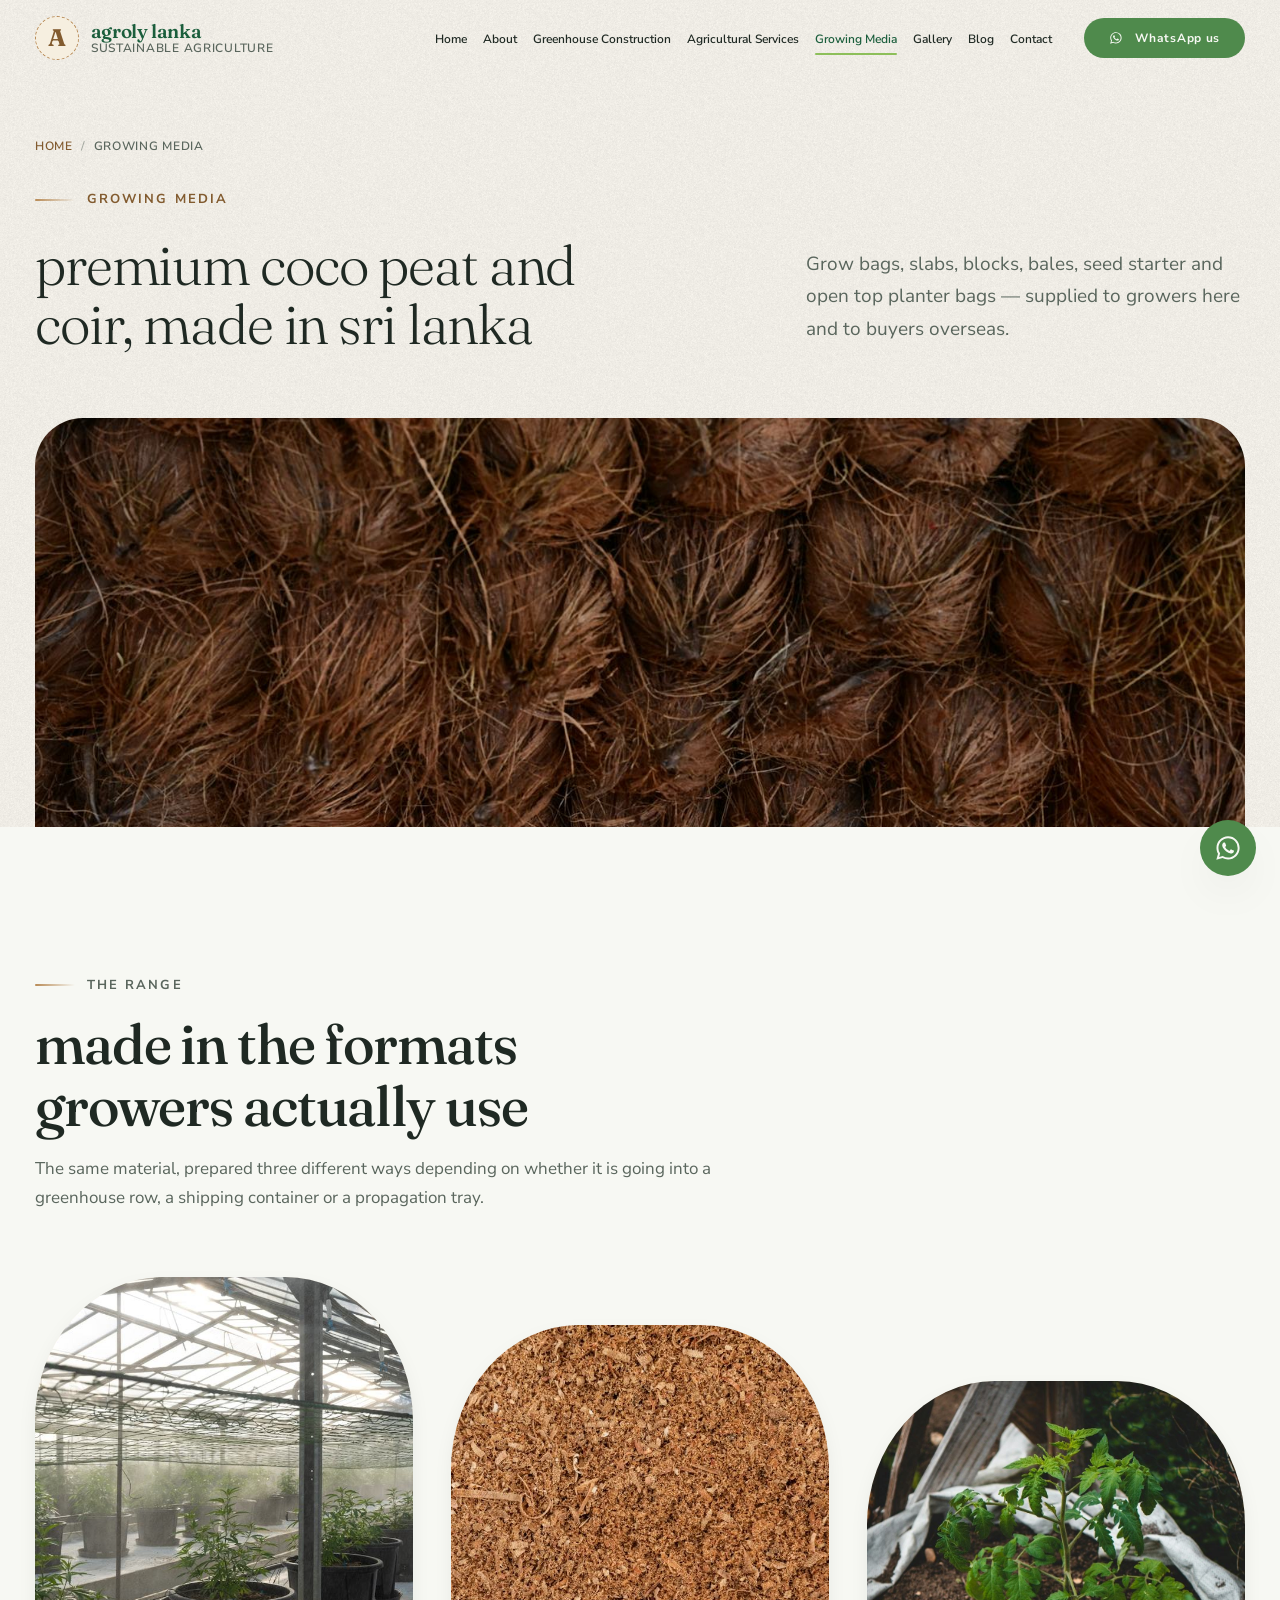
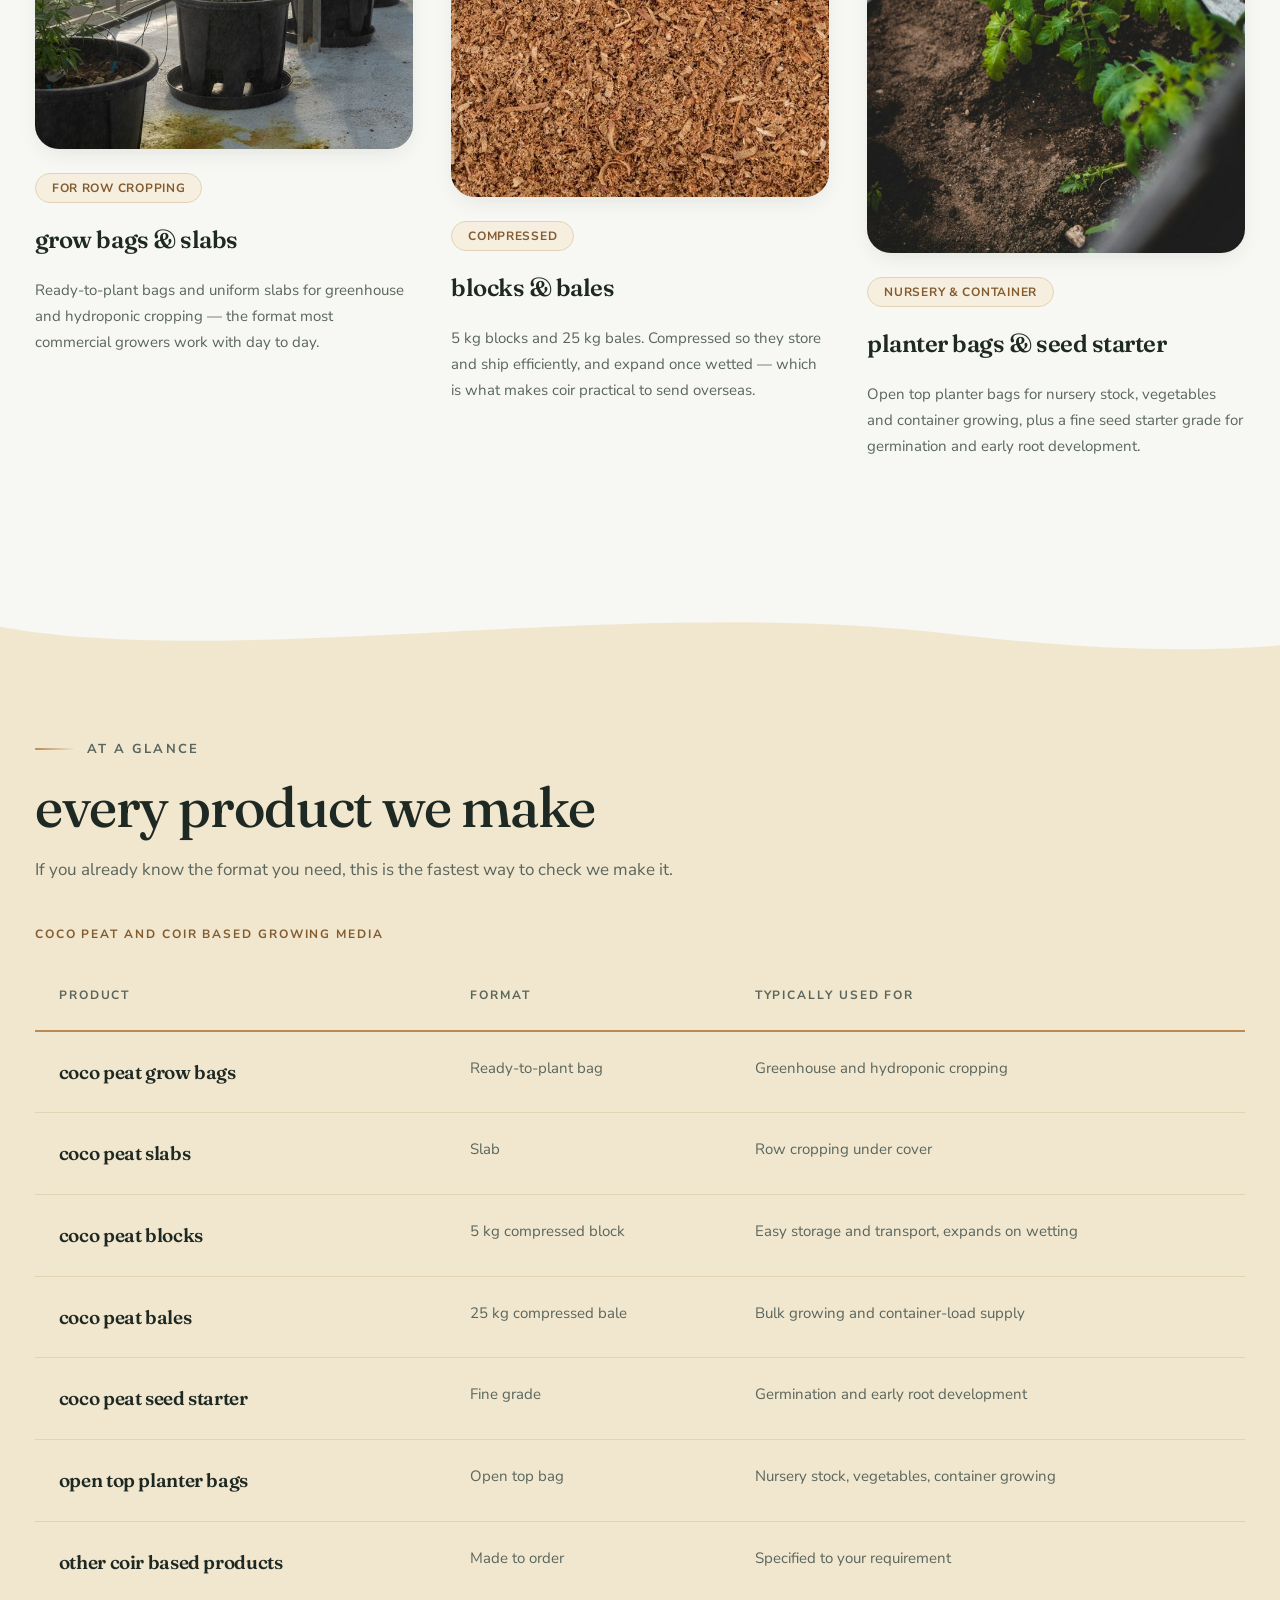
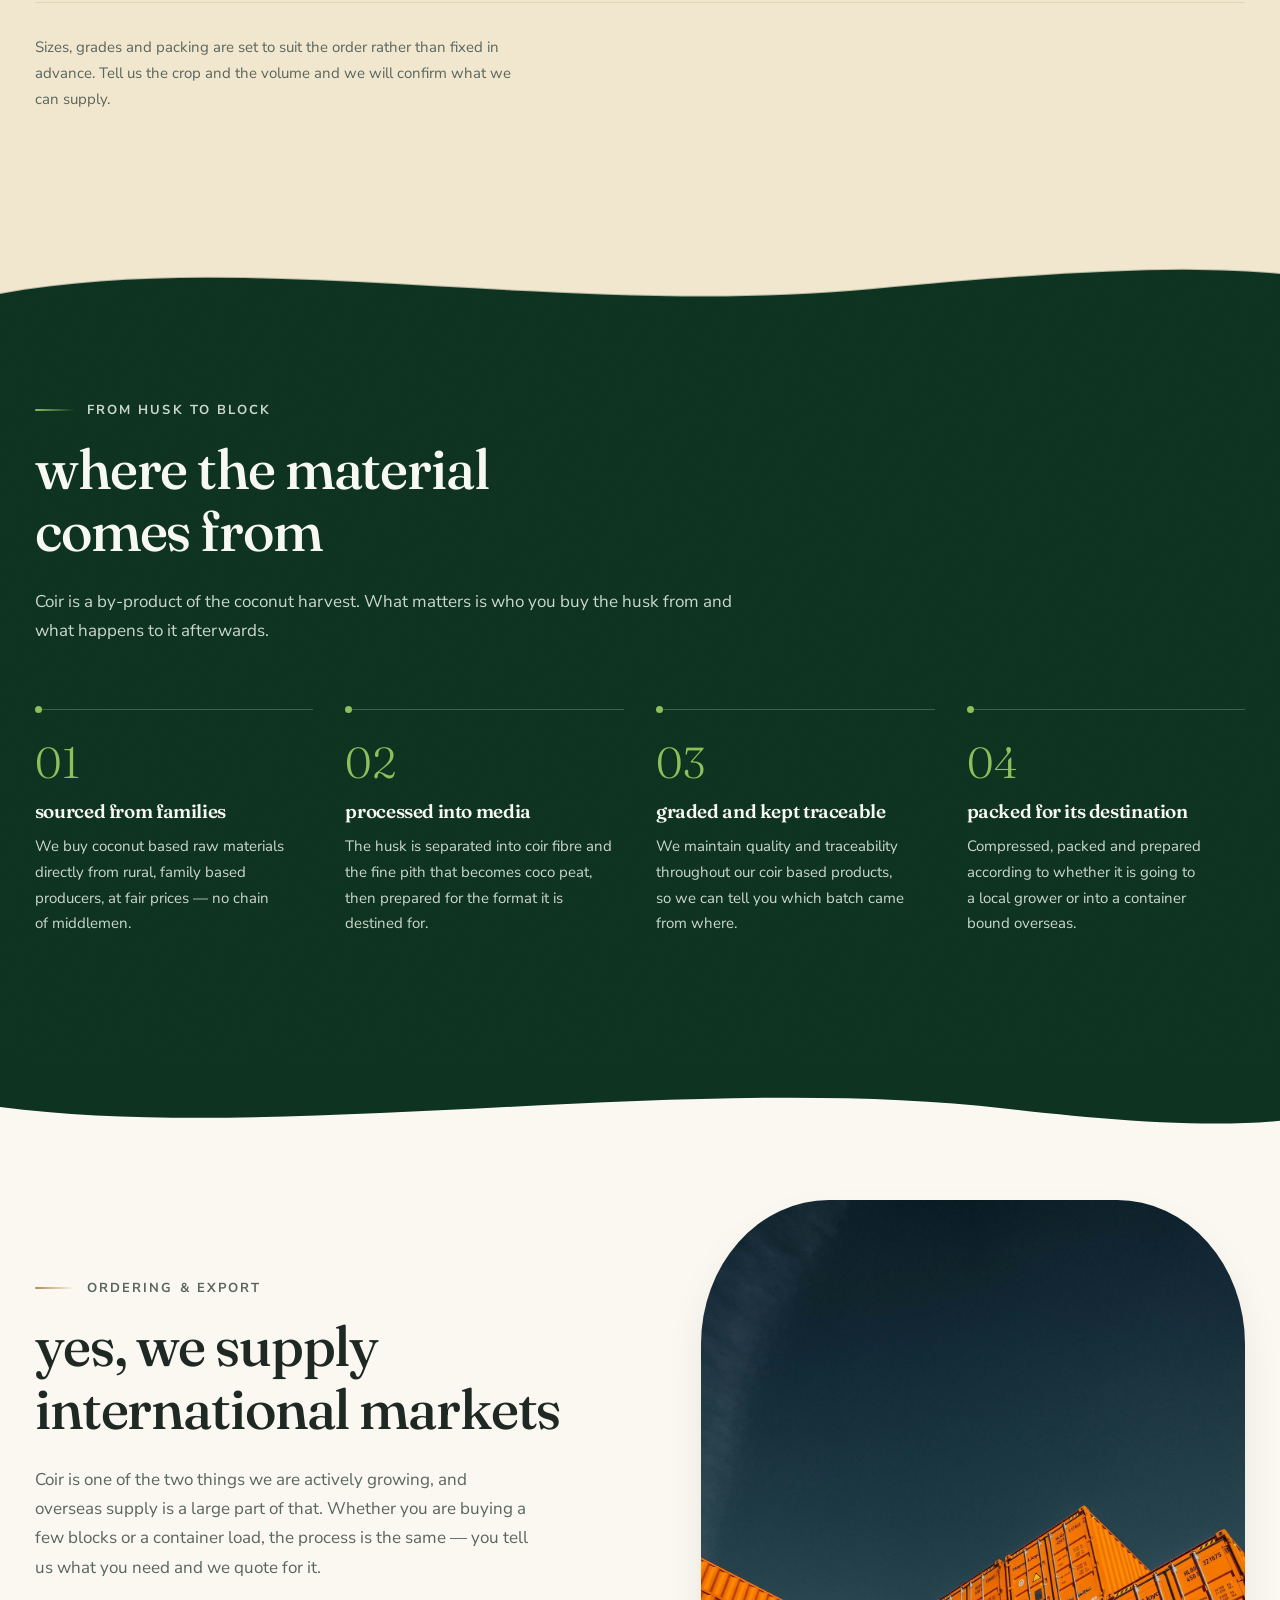
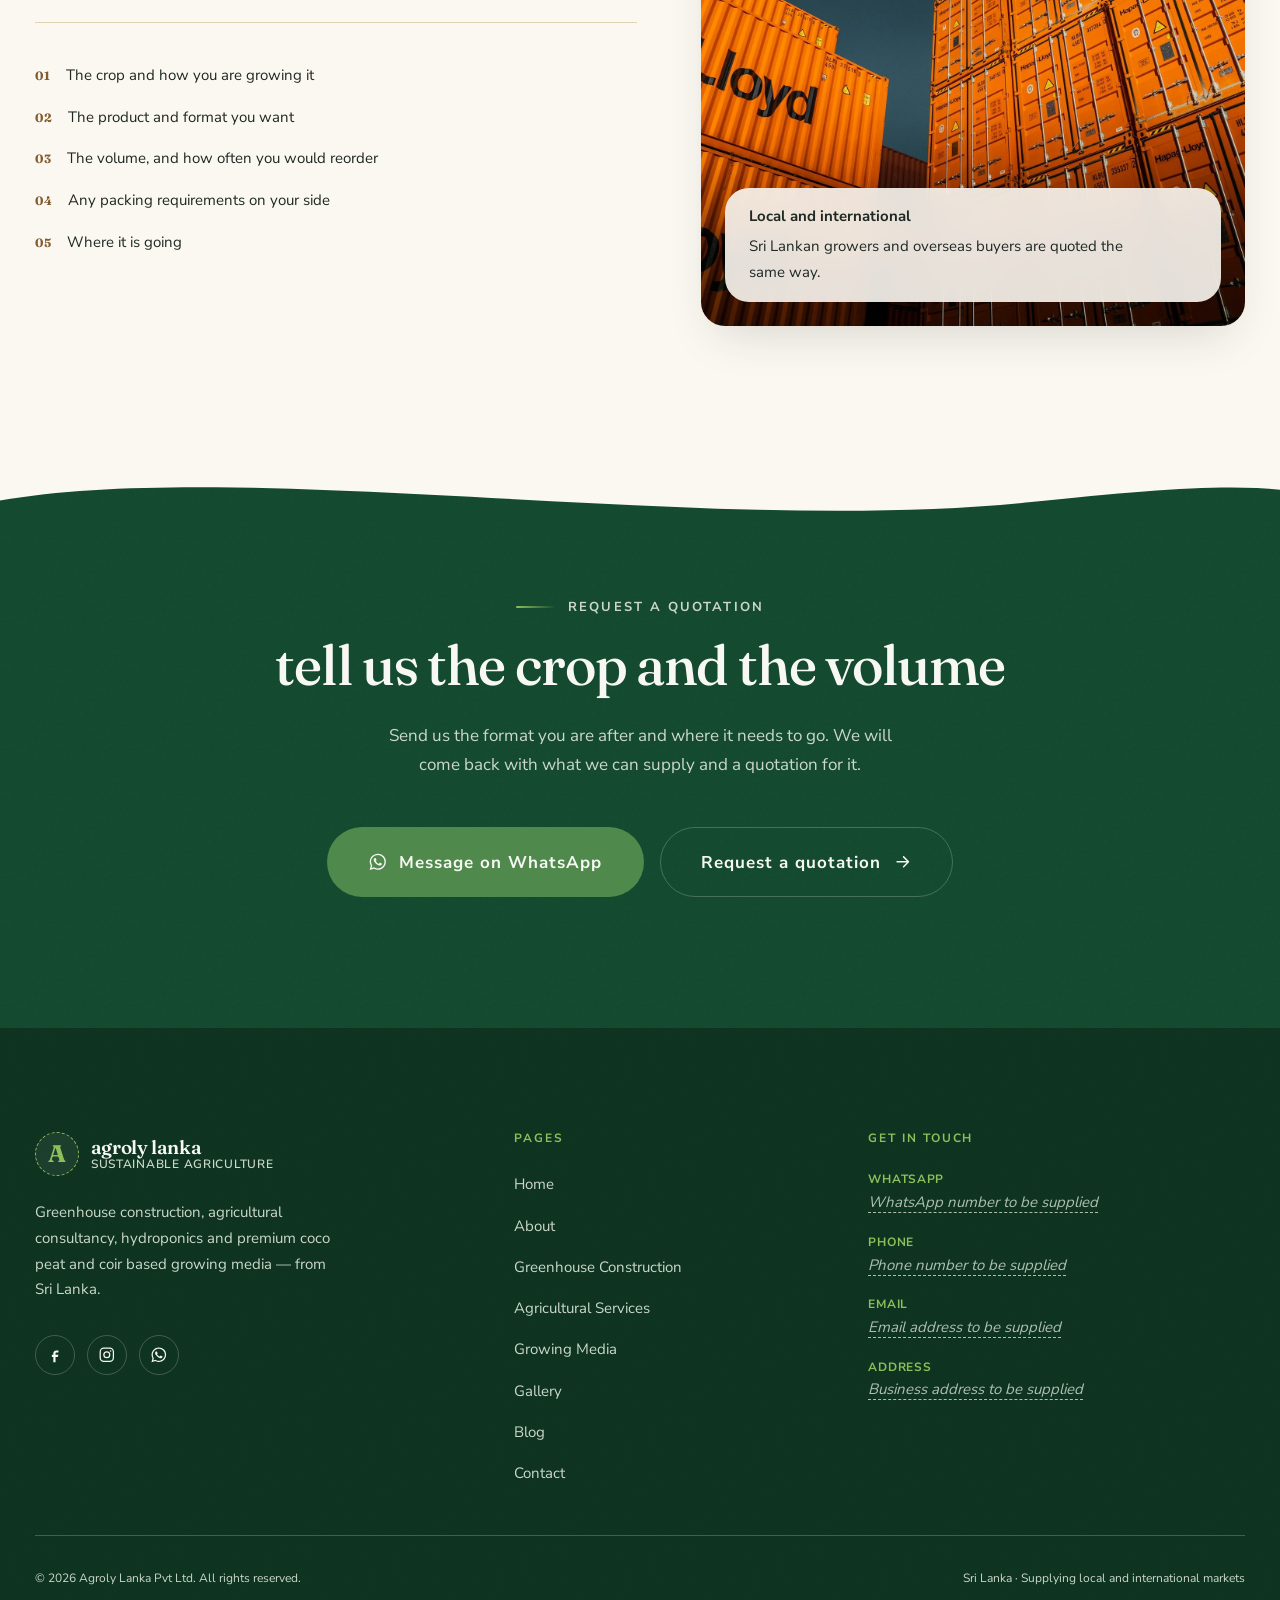
<file: growing-media.html>
<!DOCTYPE html>
<html lang="en">
<head>
<meta charset="utf-8">
<meta name="viewport" content="width=device-width, initial-scale=1">
<title>Coco Peat &amp; Coir Growing Media — Grow Bags, Blocks, Bales | Agroly Lanka</title>
<meta name="description" content="Premium coco peat and coir based growing media from Sri Lanka: grow bags, slabs, 5 kg blocks, 25 kg bales, seed starter and open top planter bags, for local growers and international markets.">
<meta name="theme-color" content="#1B5E3C">

<meta property="og:type" content="website">
<meta property="og:title" content="Growing Media — Agroly Lanka">
<meta property="og:description" content="Premium coco peat and coir based growing media, supplied locally and to international markets.">
<meta property="og:image" content="assets/images/gm-hero-husks-1500w.jpg">

<link rel="icon" href="assets/icons/favicon.svg" type="image/svg+xml">
<link rel="preload" href="assets/fonts/fraunces-300-700-latin.woff2" as="font" type="font/woff2" crossorigin>
<link rel="preload" href="assets/fonts/nunito-sans-300-700-latin.woff2" as="font" type="font/woff2" crossorigin>

<link rel="stylesheet" href="css/tokens.css">
<link rel="stylesheet" href="css/base.css">
<link rel="stylesheet" href="css/components.css">
<link rel="stylesheet" href="css/sections.css">
<link rel="stylesheet" href="css/pages.css">

<noscript>
  <style>
    .reveal { opacity: 1 !important; transform: none !important; }
  </style>
</noscript>

<!--
  ===========================================================================
  PLACEHOLDERS TO REPLACE BEFORE LAUNCH — see index.html for the full list.
  On this page: LOGO SLOT (header + footer), wa.me / tel: / mailto: links,
  address, and the Facebook / Instagram hrefs in the footer.
  ===========================================================================
-->
</head>

<body>
<a class="skip-link" href="#main">Skip to content</a>

<!-- ======================================================================
     HEADER
     ====================================================================== -->
<header class="header" id="header">
  <div class="shell shell--wide header__inner">

    <a class="logo" href="index.html" aria-label="Agroly Lanka — home">
      <!-- LOGO SLOT — replace this span with the supplied logo file -->
      <span class="logo__slot" aria-hidden="true">A</span>
      <span class="logo__text">
        <span class="logo__name">Agroly Lanka</span>
        <span class="logo__tagline">Sustainable Agriculture</span>
      </span>
    </a>

    <nav class="nav" id="nav" aria-label="Primary">
      <ul class="nav__list">
        <li><a class="nav__link" href="index.html">Home</a></li>
        <li><a class="nav__link" href="about.html">About</a></li>
        <li><a class="nav__link" href="greenhouse-construction.html">Greenhouse Construction</a></li>
        <li><a class="nav__link" href="agricultural-services.html">Agricultural Services</a></li>
        <li><a class="nav__link" href="growing-media.html" aria-current="page">Growing Media</a></li>
        <li><a class="nav__link" href="gallery.html">Gallery</a></li>
        <li><a class="nav__link" href="blog.html">Blog</a></li>
        <li><a class="nav__link" href="contact.html">Contact</a></li>
      </ul>
      <a class="btn btn--whatsapp btn--sm nav__cta" href="https://wa.me/94XXXXXXXXX">
        <svg class="btn__icon" viewBox="0 0 24 24" fill="currentColor" aria-hidden="true"><path d="M12.04 2C6.58 2 2.13 6.45 2.13 11.91c0 1.75.46 3.45 1.32 4.95L2 22l5.25-1.38a9.9 9.9 0 0 0 4.79 1.22h.01c5.46 0 9.91-4.45 9.91-9.91 0-2.65-1.03-5.14-2.9-7.01A9.82 9.82 0 0 0 12.04 2Zm0 18.15h-.01a8.2 8.2 0 0 1-4.19-1.15l-.3-.18-3.12.82.83-3.04-.2-.31a8.2 8.2 0 0 1-1.26-4.38c0-4.54 3.7-8.24 8.25-8.24 2.2 0 4.27.86 5.83 2.42a8.19 8.19 0 0 1 2.41 5.83c0 4.54-3.7 8.23-8.24 8.23Zm4.52-6.16c-.25-.12-1.47-.72-1.69-.81-.23-.08-.39-.12-.56.13-.16.24-.64.8-.78.97-.15.16-.29.18-.53.06-.25-.12-1.05-.39-1.99-1.23-.74-.66-1.23-1.47-1.38-1.72-.14-.25-.01-.38.11-.5.11-.11.25-.29.37-.43.13-.15.17-.25.25-.41.08-.17.04-.31-.02-.43-.06-.12-.56-1.34-.76-1.84-.2-.48-.4-.42-.56-.43h-.47c-.17 0-.43.06-.66.31-.22.25-.86.85-.86 2.07 0 1.22.89 2.4 1.01 2.56.12.17 1.75 2.67 4.23 3.74.59.26 1.05.41 1.41.52.59.19 1.13.16 1.56.1.47-.07 1.47-.6 1.67-1.18.21-.58.21-1.07.15-1.18-.06-.11-.22-.17-.47-.29Z"/></svg>
        WhatsApp us
      </a>
    </nav>

    <button class="nav-toggle" id="navToggle" type="button" aria-expanded="false" aria-controls="nav" aria-label="Open menu">
      <span class="nav-toggle__bars" aria-hidden="true"></span>
    </button>

  </div>
</header>
<div class="nav-scrim" id="navScrim" hidden></div>


<main id="main">

<!-- ======================================================================
     PAGE HERO
     ====================================================================== -->
<section class="page-hero grain" aria-labelledby="page-title">
  <span class="wash wash--clay page-hero__wash is-drifting" aria-hidden="true"></span>

  <div class="shell shell--wide">
    <div class="page-hero__inner">
      <div>
        <nav class="breadcrumb" aria-label="Breadcrumb">
          <ol>
            <li><a href="index.html">Home</a></li>
            <li><span aria-current="page">Growing Media</span></li>
          </ol>
        </nav>
        <p class="eyebrow">Growing media</p>
        <h1 class="page-hero__title" id="page-title">Premium coco peat and coir, made in Sri Lanka</h1>
      </div>
      <p class="page-hero__lede">
        Grow bags, slabs, blocks, bales, seed starter and open top planter
        bags — supplied to growers here and to buyers overseas.
      </p>
    </div>

    <div class="page-hero__band">
      <img
        src="assets/images/gm-hero-husks-1500w.jpg"
        srcset="assets/images/gm-hero-husks-900w.jpg 900w,
                assets/images/gm-hero-husks-1500w.jpg 1500w,
                assets/images/gm-hero-husks-2000w.jpg 2000w"
        sizes="(max-width: 92rem) 94vw, 1480px"
        alt="Rows of fibrous brown coconut husks stacked closely together"
        width="1500" height="1000" fetchpriority="high" decoding="async">
    </div>
  </div>
</section>


<!-- ======================================================================
     1. THE RANGE
     ====================================================================== -->
<section class="range" aria-labelledby="range-title">
  <div class="shell shell--wide">

    <div class="range__head reveal">
      <p class="eyebrow">The range</p>
      <h2 id="range-title">Made in the formats growers actually use</h2>
      <p>
        The same material, prepared three different ways depending on whether
        it is going into a greenhouse row, a shipping container or a
        propagation tray.
      </p>
    </div>

    <div class="range__grid">

      <article class="range__item reveal">
        <div class="range__media">
          <img src="assets/images/gm-growbags-rows.jpg"
               alt="Rows of plants growing in individual bags along a greenhouse bench"
               width="1200" height="800" loading="lazy" decoding="async">
        </div>
        <span class="range__label">For row cropping</span>
        <h3>Grow bags &amp; slabs</h3>
        <p>
          Ready-to-plant bags and uniform slabs for greenhouse and hydroponic
          cropping — the format most commercial growers work with day to day.
        </p>
      </article>

      <article class="range__item reveal" style="--reveal-delay: 100ms">
        <div class="range__media">
          <img src="assets/images/gm-coco-peat-texture.jpg"
               alt="Close-up of fine golden-brown coco peat, the processed pith of the coconut husk"
               width="1200" height="800" loading="lazy" decoding="async">
        </div>
        <span class="range__label">Compressed</span>
        <h3>Blocks &amp; bales</h3>
        <p>
          5 kg blocks and 25 kg bales. Compressed so they store and ship
          efficiently, and expand once wetted — which is what makes coir
          practical to send overseas.
        </p>
      </article>

      <article class="range__item reveal" style="--reveal-delay: 200ms">
        <div class="range__media">
          <img src="assets/images/gm-planter-bag.jpg"
               alt="A young plant growing in an open top planter bag filled with dark growing medium"
               width="1000" height="1500" loading="lazy" decoding="async">
        </div>
        <span class="range__label">Nursery &amp; container</span>
        <h3>Planter bags &amp; seed starter</h3>
        <p>
          Open top planter bags for nursery stock, vegetables and container
          growing, plus a fine seed starter grade for germination and early
          root development.
        </p>
      </article>

    </div>
  </div>
</section>


<!-- ======================================================================
     2. FULL RANGE — spec table
     ====================================================================== -->
<section class="spec" aria-labelledby="spec-title">
  <svg class="wave wave--top wave--paper" viewBox="0 0 1440 100" preserveAspectRatio="none" aria-hidden="true">
    <path d="M0,52 C260,-4 700,92 1060,44 C1220,22 1340,18 1440,28 L1440,101 L0,101 Z"/>
  </svg>

  <div class="shell shell--wide">

    <div class="spec__head reveal">
      <p class="eyebrow">At a glance</p>
      <h2 id="spec-title">Every product we make</h2>
      <p>
        If you already know the format you need, this is the fastest way to
        check we make it.
      </p>
    </div>

    <div class="reveal">
      <table class="spec__table">
        <caption>Coco peat and coir based growing media</caption>
        <thead>
          <tr>
            <th scope="col">Product</th>
            <th scope="col">Format</th>
            <th scope="col">Typically used for</th>
          </tr>
        </thead>
        <tbody>
          <tr>
            <th scope="row">Coco peat grow bags</th>
            <td data-label="Format">Ready-to-plant bag</td>
            <td data-label="Typically used for">Greenhouse and hydroponic cropping</td>
          </tr>
          <tr>
            <th scope="row">Coco peat slabs</th>
            <td data-label="Format">Slab</td>
            <td data-label="Typically used for">Row cropping under cover</td>
          </tr>
          <tr>
            <th scope="row">Coco peat blocks</th>
            <td data-label="Format">5 kg compressed block</td>
            <td data-label="Typically used for">Easy storage and transport, expands on wetting</td>
          </tr>
          <tr>
            <th scope="row">Coco peat bales</th>
            <td data-label="Format">25 kg compressed bale</td>
            <td data-label="Typically used for">Bulk growing and container-load supply</td>
          </tr>
          <tr>
            <th scope="row">Coco peat seed starter</th>
            <td data-label="Format">Fine grade</td>
            <td data-label="Typically used for">Germination and early root development</td>
          </tr>
          <tr>
            <th scope="row">Open top planter bags</th>
            <td data-label="Format">Open top bag</td>
            <td data-label="Typically used for">Nursery stock, vegetables, container growing</td>
          </tr>
          <tr>
            <th scope="row">Other coir based products</th>
            <td data-label="Format">Made to order</td>
            <td data-label="Typically used for">Specified to your requirement</td>
          </tr>
        </tbody>
      </table>
    </div>

    <p class="spec__note reveal">
      Sizes, grades and packing are set to suit the order rather than fixed in
      advance. Tell us the crop and the volume and we will confirm what we can
      supply.
    </p>
  </div>
</section>


<!-- ======================================================================
     3. HOW IT IS MADE
     ====================================================================== -->
<section class="making grain grain--dark" aria-labelledby="making-title">
  <svg class="wave wave--top wave--sand" viewBox="0 0 1440 100" preserveAspectRatio="none" aria-hidden="true">
    <path d="M0,34 C280,94 640,2 980,40 C1190,63 1330,72 1440,60 L1440,101 L0,101 Z"/>
  </svg>
  <span class="wash wash--sprout making__wash is-drifting" aria-hidden="true"></span>

  <div class="shell shell--wide">

    <div class="making__head reveal">
      <p class="eyebrow eyebrow--inverse">From husk to block</p>
      <h2 id="making-title">Where the material comes from</h2>
      <p>
        Coir is a by-product of the coconut harvest. What matters is who you buy
        the husk from and what happens to it afterwards.
      </p>
    </div>

    <ol class="making__steps">

      <li class="making__step reveal">
        <span class="making__num" aria-hidden="true">01</span>
        <h3>Sourced from families</h3>
        <p>
          We buy coconut based raw materials directly from rural, family based
          producers, at fair prices — no chain of middlemen.
        </p>
      </li>

      <li class="making__step reveal" style="--reveal-delay: 80ms">
        <span class="making__num" aria-hidden="true">02</span>
        <h3>Processed into media</h3>
        <p>
          The husk is separated into coir fibre and the fine pith that becomes
          coco peat, then prepared for the format it is destined for.
        </p>
      </li>

      <li class="making__step reveal" style="--reveal-delay: 160ms">
        <span class="making__num" aria-hidden="true">03</span>
        <h3>Graded and kept traceable</h3>
        <p>
          We maintain quality and traceability throughout our coir based
          products, so we can tell you which batch came from where.
        </p>
      </li>

      <li class="making__step reveal" style="--reveal-delay: 240ms">
        <span class="making__num" aria-hidden="true">04</span>
        <h3>Packed for its destination</h3>
        <p>
          Compressed, packed and prepared according to whether it is going to a
          local grower or into a container bound overseas.
        </p>
      </li>

    </ol>
  </div>
</section>


<!-- ======================================================================
     4. ORDERING & EXPORT
     ====================================================================== -->
<section class="ordering" aria-labelledby="ordering-title">
  <svg class="wave wave--top wave--forest" viewBox="0 0 1440 100" preserveAspectRatio="none" aria-hidden="true">
    <path d="M0,48 C320,0 780,94 1130,46 C1270,27 1370,22 1440,30 L1440,101 L0,101 Z"/>
  </svg>

  <div class="shell shell--wide ordering__grid">

    <div class="ordering__body reveal">
      <p class="eyebrow">Ordering &amp; export</p>
      <h2 id="ordering-title">Yes, we supply international markets</h2>
      <p>
        Coir is one of the two things we are actively growing, and overseas
        supply is a large part of that. Whether you are buying a few blocks or a
        container load, the process is the same — you tell us what you need and
        we quote for it.
      </p>

      <ol class="ordering__checklist">
        <li><span>The crop and how you are growing it</span></li>
        <li><span>The product and format you want</span></li>
        <li><span>The volume, and how often you would reorder</span></li>
        <li><span>Any packing requirements on your side</span></li>
        <li><span>Where it is going</span></li>
      </ol>
    </div>

    <div class="ordering__media reveal" style="--reveal-delay: 120ms">
      <img src="assets/images/gm-export-containers.jpg"
           alt="Stacked shipping containers rising against a clear evening sky"
           width="1400" height="1867" loading="lazy" decoding="async">
      <p class="ordering__badge">
        <strong>Local and international</strong>
        Sri Lankan growers and overseas buyers are quoted the same way.
      </p>
    </div>

  </div>
</section>


<!-- ======================================================================
     CLOSING CTA
     ====================================================================== -->
<section class="closer grain grain--dark" aria-labelledby="closer-title">
  <svg class="wave wave--top wave--warm" viewBox="0 0 1440 100" preserveAspectRatio="none" aria-hidden="true">
    <path d="M0,42 C280,98 800,-4 1160,40 C1290,56 1380,64 1440,56 L1440,101 L0,101 Z"/>
  </svg>
  <span class="wash wash--sprout closer__wash is-drifting" aria-hidden="true"></span>

  <div class="shell shell--narrow closer__inner">
    <p class="eyebrow eyebrow--inverse eyebrow--center reveal">Request a quotation</p>
    <h2 id="closer-title" class="reveal">Tell us the crop and the volume</h2>
    <p class="reveal">
      Send us the format you are after and where it needs to go. We will come
      back with what we can supply and a quotation for it.
    </p>

    <div class="closer__actions reveal">
      <a class="btn btn--whatsapp btn--lg" href="https://wa.me/94XXXXXXXXX">
        <svg class="btn__icon" viewBox="0 0 24 24" fill="currentColor" aria-hidden="true"><path d="M12.04 2C6.58 2 2.13 6.45 2.13 11.91c0 1.75.46 3.45 1.32 4.95L2 22l5.25-1.38a9.9 9.9 0 0 0 4.79 1.22h.01c5.46 0 9.91-4.45 9.91-9.91 0-2.65-1.03-5.14-2.9-7.01A9.82 9.82 0 0 0 12.04 2Zm0 18.15h-.01a8.2 8.2 0 0 1-4.19-1.15l-.3-.18-3.12.82.83-3.04-.2-.31a8.2 8.2 0 0 1-1.26-4.38c0-4.54 3.7-8.24 8.25-8.24 2.2 0 4.27.86 5.83 2.42a8.19 8.19 0 0 1 2.41 5.83c0 4.54-3.7 8.23-8.24 8.23Zm4.52-6.16c-.25-.12-1.47-.72-1.69-.81-.23-.08-.39-.12-.56.13-.16.24-.64.8-.78.97-.15.16-.29.18-.53.06-.25-.12-1.05-.39-1.99-1.23-.74-.66-1.23-1.47-1.38-1.72-.14-.25-.01-.38.11-.5.11-.11.25-.29.37-.43.13-.15.17-.25.25-.41.08-.17.04-.31-.02-.43-.06-.12-.56-1.34-.76-1.84-.2-.48-.4-.42-.56-.43h-.47c-.17 0-.43.06-.66.31-.22.25-.86.85-.86 2.07 0 1.22.89 2.4 1.01 2.56.12.17 1.75 2.67 4.23 3.74.59.26 1.05.41 1.41.52.59.19 1.13.16 1.56.1.47-.07 1.47-.6 1.67-1.18.21-.58.21-1.07.15-1.18-.06-.11-.22-.17-.47-.29Z"/></svg>
        Message on WhatsApp
      </a>
      <a class="btn btn--ghost-inverse btn--lg" href="contact.html">
        Request a quotation
        <svg class="btn__icon btn__icon--arrow" viewBox="0 0 24 24" fill="none" stroke="currentColor" stroke-width="1.8" stroke-linecap="round" stroke-linejoin="round" aria-hidden="true"><path d="M5 12h13M13 6l6 6-6 6"/></svg>
      </a>
    </div>
  </div>
</section>

</main>


<!-- ======================================================================
     FOOTER
     ====================================================================== -->
<footer class="footer grain grain--dark">
  <div class="shell shell--wide">

    <div class="footer__grid">

      <div>
        <div class="logo">
          <!-- LOGO SLOT — replace this span with the supplied logo file -->
          <span class="logo__slot" aria-hidden="true">A</span>
          <span class="logo__text">
            <span class="logo__name">Agroly Lanka</span>
            <span class="logo__tagline">Sustainable Agriculture</span>
          </span>
        </div>
        <p class="footer__blurb">
          Greenhouse construction, agricultural consultancy, hydroponics and
          premium coco peat and coir based growing media — from Sri Lanka.
        </p>
        <div class="footer__social">
          <a href="#" aria-label="Agroly Lanka on Facebook">
            <svg viewBox="0 0 24 24" fill="currentColor" aria-hidden="true"><path d="M14 9h3V6h-3c-2.2 0-4 1.8-4 4v2H8v3h2v7h3v-7h3l1-3h-4v-2c0-.55.45-1 1-1Z"/></svg>
          </a>
          <a href="#" aria-label="Agroly Lanka on Instagram">
            <svg viewBox="0 0 24 24" fill="none" stroke="currentColor" stroke-width="1.7" aria-hidden="true"><rect x="3" y="3" width="18" height="18" rx="5"/><circle cx="12" cy="12" r="4"/><circle cx="17.2" cy="6.8" r="1.1" fill="currentColor" stroke="none"/></svg>
          </a>
          <a href="https://wa.me/94XXXXXXXXX" aria-label="Message Agroly Lanka on WhatsApp">
            <svg viewBox="0 0 24 24" fill="currentColor" aria-hidden="true"><path d="M12.04 2C6.58 2 2.13 6.45 2.13 11.91c0 1.75.46 3.45 1.32 4.95L2 22l5.25-1.38a9.9 9.9 0 0 0 4.79 1.22h.01c5.46 0 9.91-4.45 9.91-9.91 0-2.65-1.03-5.14-2.9-7.01A9.82 9.82 0 0 0 12.04 2Zm0 18.15h-.01a8.2 8.2 0 0 1-4.19-1.15l-.3-.18-3.12.82.83-3.04-.2-.31a8.2 8.2 0 0 1-1.26-4.38c0-4.54 3.7-8.24 8.25-8.24 2.2 0 4.27.86 5.83 2.42a8.19 8.19 0 0 1 2.41 5.83c0 4.54-3.7 8.23-8.24 8.23Zm4.52-6.16c-.25-.12-1.47-.72-1.69-.81-.23-.08-.39-.12-.56.13-.16.24-.64.8-.78.97-.15.16-.29.18-.53.06-.25-.12-1.05-.39-1.99-1.23-.74-.66-1.23-1.47-1.38-1.72-.14-.25-.01-.38.11-.5.11-.11.25-.29.37-.43.13-.15.17-.25.25-.41.08-.17.04-.31-.02-.43-.06-.12-.56-1.34-.76-1.84-.2-.48-.4-.42-.56-.43h-.47c-.17 0-.43.06-.66.31-.22.25-.86.85-.86 2.07 0 1.22.89 2.4 1.01 2.56.12.17 1.75 2.67 4.23 3.74.59.26 1.05.41 1.41.52.59.19 1.13.16 1.56.1.47-.07 1.47-.6 1.67-1.18.21-.58.21-1.07.15-1.18-.06-.11-.22-.17-.47-.29Z"/></svg>
          </a>
        </div>
      </div>

      <nav aria-label="Footer">
        <h2 class="footer__heading">Pages</h2>
        <ul class="footer__list">
          <li><a href="index.html">Home</a></li>
          <li><a href="about.html">About</a></li>
          <li><a href="greenhouse-construction.html">Greenhouse Construction</a></li>
          <li><a href="agricultural-services.html">Agricultural Services</a></li>
          <li><a href="growing-media.html">Growing Media</a></li>
          <li><a href="gallery.html">Gallery</a></li>
          <li><a href="blog.html">Blog</a></li>
          <li><a href="contact.html">Contact</a></li>
        </ul>
      </nav>

      <div>
        <h2 class="footer__heading">Get in touch</h2>
        <dl class="footer__contact">
          <div>
            <dt>WhatsApp</dt>
            <dd><a href="https://wa.me/94XXXXXXXXX"><span class="placeholder">WhatsApp number to be supplied</span></a></dd>
          </div>
          <div>
            <dt>Phone</dt>
            <dd><a href="tel:+94XXXXXXXXX"><span class="placeholder">Phone number to be supplied</span></a></dd>
          </div>
          <div>
            <dt>Email</dt>
            <dd><a href="mailto:hello@example.com"><span class="placeholder">Email address to be supplied</span></a></dd>
          </div>
          <div>
            <dt>Address</dt>
            <dd><span class="placeholder">Business address to be supplied</span></dd>
          </div>
        </dl>
      </div>

    </div>

    <div class="footer__base">
      <p>&copy; <span id="year">2026</span> Agroly Lanka Pvt Ltd. All rights reserved.</p>
      <p>Sri Lanka &middot; Supplying local and international markets</p>
    </div>

  </div>
</footer>

<a class="float-wa" href="https://wa.me/94XXXXXXXXX" aria-label="Message us on WhatsApp">
  <svg viewBox="0 0 24 24" fill="currentColor" aria-hidden="true"><path d="M12.04 2C6.58 2 2.13 6.45 2.13 11.91c0 1.75.46 3.45 1.32 4.95L2 22l5.25-1.38a9.9 9.9 0 0 0 4.79 1.22h.01c5.46 0 9.91-4.45 9.91-9.91 0-2.65-1.03-5.14-2.9-7.01A9.82 9.82 0 0 0 12.04 2Zm0 18.15h-.01a8.2 8.2 0 0 1-4.19-1.15l-.3-.18-3.12.82.83-3.04-.2-.31a8.2 8.2 0 0 1-1.26-4.38c0-4.54 3.7-8.24 8.25-8.24 2.2 0 4.27.86 5.83 2.42a8.19 8.19 0 0 1 2.41 5.83c0 4.54-3.7 8.23-8.24 8.23Zm4.52-6.16c-.25-.12-1.47-.72-1.69-.81-.23-.08-.39-.12-.56.13-.16.24-.64.8-.78.97-.15.16-.29.18-.53.06-.25-.12-1.05-.39-1.99-1.23-.74-.66-1.23-1.47-1.38-1.72-.14-.25-.01-.38.11-.5.11-.11.25-.29.37-.43.13-.15.17-.25.25-.41.08-.17.04-.31-.02-.43-.06-.12-.56-1.34-.76-1.84-.2-.48-.4-.42-.56-.43h-.47c-.17 0-.43.06-.66.31-.22.25-.86.85-.86 2.07 0 1.22.89 2.4 1.01 2.56.12.17 1.75 2.67 4.23 3.74.59.26 1.05.41 1.41.52.59.19 1.13.16 1.56.1.47-.07 1.47-.6 1.67-1.18.21-.58.21-1.07.15-1.18-.06-.11-.22-.17-.47-.29Z"/></svg>
</a>

<script src="js/main.js" defer></script>
</body>
</html>
</file>
<file: css/tokens.css>
/* ==========================================================================
   Agroly Lanka — Design Tokens
   Single source of truth. Never hard-code a value elsewhere; use a token.
   ========================================================================== */

:root {
  /* ----------------------------------------------------------------------
     1. COLOUR — brand
     Supplied brand palette. Names describe the material, not the usage.
     ---------------------------------------------------------------------- */
  --c-forest:        #1B5E3C;  /* brand deep green  */
  --c-leaf:          #4F8A4C;  /* brand mid green   */
  --c-sprout:        #8DBF5A;  /* brand bright green*/
  --c-clay:          #B88A55;  /* brand clay / coir */
  --c-sand:          #E8D8B8;  /* brand warm sand   */
  --c-bark:          #1F2923;  /* brand near-black  */
  --c-paper:         #F7F8F3;  /* brand off-white   */

  /* 1b. COLOUR — derived tints & shades
     Extended from the brand seven so nothing needs pure black or white. */
  --c-forest-deep:   #0E3320;
  --c-forest-dark:   #144A2F;
  --c-forest-soft:   #2F7350;
  --c-leaf-soft:     #6DA167;
  --c-sprout-pale:   #C2DDA0;
  /* Carries eyebrows, links and numerals. Must clear 4.5:1 on the *sand*
     surfaces too, not just paper — #8A6234 only reached 4.37 on sand. */
  --c-clay-dark:     #825B2F;
  --c-clay-mid:      #A5764A;
  --c-clay-light:    #D3AC7E;
  --c-sand-light:    #F1E6CE;
  --c-sand-pale:     #F6EFE0;
  --c-paper-warm:    #FBF8F1;
  --c-paper-dim:     #EDEFE6;
  --c-bark-soft:     #3C4740;
  --c-bark-mute:     #5A665D;
  /* Form validation. A burnt clay rather than a pure red, so warnings still
     belong to the palette. Reaches 6.1:1 on the raised form surface. */
  --c-error:         #9A3412;

  /* 1b-ii. COLOUR — alpha variants
     Written as explicit rgba so they work everywhere, but each one is derived
     from a brand colour above. Change the brand colour, change these too. */
  --a-paper-06:    rgba(247, 248, 243, 0.06);  /* from --c-paper  */
  --a-paper-10:    rgba(247, 248, 243, 0.10);
  --a-paper-22:    rgba(247, 248, 243, 0.22);
  --a-paper-glass: rgba(251, 248, 241, 0.90);  /* from --c-paper-warm */
  --a-bark-42:     rgba(31, 41, 35, 0.42);     /* from --c-bark   */
  --a-forest-12:   rgba(14, 51, 32, 0.12);     /* from --c-forest-deep */
  --a-forest-42:   rgba(14, 51, 32, 0.42);
  --a-forest-58:   rgba(14, 51, 32, 0.58);
  --a-forest-88:   rgba(14, 51, 32, 0.88);
  --a-forest-90:   rgba(14, 51, 32, 0.90);
  --a-forest-92:   rgba(14, 51, 32, 0.92);
  --a-green-78:    rgba(27, 94, 60, 0.78);     /* from --c-forest */
  --a-sprout-16:   rgba(141, 191, 90, 0.16);   /* from --c-sprout */
  --a-error-14:    rgba(154, 52, 18, 0.14);    /* from --c-error  */

  /* 1c. COLOUR — semantic roles
     Components reference these, so a re-skin only touches this block. */
  --clr-bg:              var(--c-paper);
  --clr-bg-warm:         var(--c-paper-warm);
  --clr-bg-sand:         var(--c-sand-pale);
  --clr-bg-inverse:      var(--c-forest-deep);
  --clr-surface:         var(--c-paper-warm);
  --clr-surface-raised:  #FFFDF8;
  --clr-surface-sunken:  var(--c-paper-dim);

  --clr-text:            var(--c-bark);
  --clr-text-muted:      var(--c-bark-mute);
  --clr-text-inverse:    var(--c-paper);
  --clr-text-inverse-mut:#CBD8C9;
  --clr-accent-text:     var(--c-clay-dark);

  --clr-primary:         var(--c-forest);
  --clr-primary-hover:   var(--c-forest-dark);
  --clr-secondary:       var(--c-clay);
  --clr-highlight:       var(--c-sprout);

  --clr-border:          #DCDFD2;
  --clr-border-warm:     #E2D3B4;
  --clr-border-inverse:  rgba(247, 248, 243, 0.22);

  --clr-focus:           var(--c-sprout);
  --clr-error:           var(--c-error);

  /* ----------------------------------------------------------------------
     2. TYPOGRAPHY
     ---------------------------------------------------------------------- */
  --font-display: "Fraunces", "Iowan Old Style", Georgia, serif;
  --font-body:    "Nunito Sans", ui-sans-serif, system-ui, -apple-system, "Segoe UI", sans-serif;

  --fw-light:     300;
  --fw-regular:   400;
  --fw-medium:    500;
  --fw-semibold:  600;
  --fw-bold:      700;

  /* Fluid scale — min at 360px viewport, max at 1400px */
  --fs-2xs:   0.75rem;                                  /* 12px  labels     */
  --fs-xs:    0.8125rem;                                /* 13px  eyebrow    */
  --fs-sm:    0.9375rem;                                /* 15px  small body */
  --fs-base:  clamp(1rem, 0.97rem + 0.14vw, 1.0625rem); /* body             */
  --fs-md:    clamp(1.0625rem, 1rem + 0.28vw, 1.1875rem);
  --fs-lg:    clamp(1.25rem, 1.15rem + 0.45vw, 1.5rem);
  --fs-xl:    clamp(1.5rem, 1.32rem + 0.8vw, 2rem);
  --fs-2xl:   clamp(1.875rem, 1.55rem + 1.45vw, 2.75rem);
  --fs-3xl:   clamp(2.25rem, 1.75rem + 2.2vw, 3.5rem);
  --fs-4xl:   clamp(2.75rem, 1.9rem + 3.8vw, 5rem);
  /* Min must let the longest unbreakable hero word fit a 360px viewport */
  --fs-5xl:   clamp(2.75rem, 1.6rem + 5vw, 6.5rem);

  --lh-tight:   1.06;
  --lh-snug:    1.18;
  --lh-heading: 1.12;
  --lh-body:    1.72;
  --lh-relaxed: 1.85;

  --ls-tight:   -0.02em;
  --ls-normal:  0;
  --ls-wide:    0.06em;
  --ls-wider:   0.16em;

  /* Fraunces variable axes — soft, warm optical settings */
  --font-display-soft: "SOFT" 22, "WONK" 1;

  /* ----------------------------------------------------------------------
     3. SPACING — 4px base, named by step
     ---------------------------------------------------------------------- */
  --sp-1:   0.25rem;
  --sp-2:   0.5rem;
  --sp-3:   0.75rem;
  --sp-4:   1rem;
  --sp-5:   1.5rem;
  --sp-6:   2rem;
  --sp-7:   2.5rem;
  --sp-8:   3rem;
  --sp-9:   4rem;
  --sp-10:  5rem;
  --sp-11:  6.5rem;
  --sp-12:  8rem;

  /* Fluid rhythm */
  --sp-section:      clamp(4.5rem, 3rem + 6.5vw, 9rem);
  --sp-section-tight:clamp(3rem, 2rem + 4vw, 6rem);
  --sp-gutter:       clamp(1.25rem, 0.9rem + 1.6vw, 2.5rem);
  --sp-stack:        clamp(1.5rem, 1.2rem + 1.2vw, 2.5rem);

  /* ----------------------------------------------------------------------
     4. LAYOUT
     ---------------------------------------------------------------------- */
  --w-page:     1280px;
  --w-wide:     1480px;
  --w-content:  980px;
  --w-prose:    62ch;
  --w-narrow:   46ch;

  /* ----------------------------------------------------------------------
     5. RADII — organic. Nothing sharp.
     ---------------------------------------------------------------------- */
  --r-xs:    0.375rem;
  --r-sm:    0.625rem;
  --r-md:    1rem;
  --r-lg:    1.5rem;
  --r-xl:    2.25rem;
  --r-2xl:   3rem;
  --r-pill:  999px;
  --r-circle:50%;

  /* Signature organic shapes */
  --r-arch:      12rem 12rem var(--r-lg) var(--r-lg) / 14rem 14rem var(--r-lg) var(--r-lg);
  --r-arch-soft: 8rem 8rem var(--r-lg) var(--r-lg) / 9rem 9rem var(--r-lg) var(--r-lg);
  --r-blob-a:    62% 38% 46% 54% / 54% 44% 56% 46%;
  --r-blob-b:    38% 62% 58% 42% / 46% 58% 42% 54%;
  --r-leaf:      var(--r-2xl) var(--r-xs) var(--r-2xl) var(--r-xs);

  /* ----------------------------------------------------------------------
     6. ELEVATION — warm-tinted, never neutral grey
     ---------------------------------------------------------------------- */
  --sh-xs:  0 1px 2px rgba(31, 41, 35, 0.05);
  --sh-sm:  0 2px 8px rgba(31, 41, 35, 0.06);
  --sh-md:  0 8px 24px -8px rgba(31, 41, 35, 0.13);
  --sh-lg:  0 20px 48px -16px rgba(31, 41, 35, 0.18);
  --sh-xl:  0 32px 72px -24px rgba(31, 41, 35, 0.24);
  --sh-warm:0 18px 44px -18px rgba(138, 98, 52, 0.34);
  --sh-ring:0 0 0 1px var(--clr-border);

  /* ----------------------------------------------------------------------
     7. MOTION — gentle and slow
     ---------------------------------------------------------------------- */
  --ease-out:   cubic-bezier(0.22, 0.68, 0.32, 1);
  --ease-soft:  cubic-bezier(0.44, 0.12, 0.16, 1);
  --ease-back:  cubic-bezier(0.34, 1.3, 0.5, 1);

  --dur-fast:   180ms;
  --dur-base:   320ms;
  --dur-slow:   620ms;
  --dur-slower: 980ms;
  --dur-drift:  1600ms;

  /* ----------------------------------------------------------------------
     8. TEXTURE — paper grain & coir fibre
     Pre-rendered seamless 128px raster tiles. These were SVG feTurbulence
     filters, but tiling a live filter across full-height sections under
     mix-blend-mode forces software rasterisation and stalls the compositor.
     Raster tiles give the same grain for ~21 KB and no paint cost.
     ---------------------------------------------------------------------- */
  --tex-grain: url("../assets/images/texture-grain.png");
  --tex-fibre: url("../assets/images/texture-fibre.png");
  --tex-size:  128px 128px;

  /* Kept low: the grain should be felt, not seen. Multiply at higher values
     drags the warm cream toward grey and flattens the palette. */
  --grain-opacity:      0.10;
  --grain-opacity-dark: 0.06;

  /* ----------------------------------------------------------------------
     9. Z-INDEX
     ---------------------------------------------------------------------- */
  --z-below:    -1;
  --z-base:      1;
  --z-raised:    10;
  /* Wave dividers must clear section content — some sections are built from
     opaque full-bleed halves that would otherwise paint over the curve.
     Safe to sit on top because waves are always pointer-events: none. */
  --z-wave:      20;
  --z-sticky:    100;
  --z-header:    200;
  --z-overlay:   300;
  --z-modal:     400;
}

/* Narrow screens: pull the signature arch in so it stays a shape, not a dome */
@media (max-width: 34rem) {
  :root {
    --r-arch:      7rem 7rem var(--r-md) var(--r-md) / 8rem 8rem var(--r-md) var(--r-md);
    --r-arch-soft: 5rem 5rem var(--r-md) var(--r-md) / 6rem 6rem var(--r-md) var(--r-md);
  }
}
</file>
<file: css/base.css>
/* ==========================================================================
   Agroly Lanka — Base
   Fonts, reset, elements, typography, utilities. Tokens only, no raw values.
   ========================================================================== */

/* --------------------------------------------------------------------------
   1. FONTS — self-hosted, variable, latin + latin-ext
   -------------------------------------------------------------------------- */
@font-face {
  font-family: "Fraunces";
  font-style: normal;
  font-weight: 300 700;
  font-display: swap;
  src: url("../assets/fonts/fraunces-300-700-latin.woff2") format("woff2");
  unicode-range: U+0000-00FF, U+0131, U+0152-0153, U+02BB-02BC, U+02C6, U+02DA,
    U+02DC, U+0304, U+0308, U+0329, U+2000-206F, U+20AC, U+2122, U+2191, U+2193,
    U+2212, U+2215, U+FEFF, U+FFFD;
}
@font-face {
  font-family: "Fraunces";
  font-style: normal;
  font-weight: 300 700;
  font-display: swap;
  src: url("../assets/fonts/fraunces-300-700-latin-ext.woff2") format("woff2");
  unicode-range: U+0100-02BA, U+02BD-02C5, U+02C7-02CC, U+02CE-02D7, U+02DD-02FF,
    U+0304, U+0308, U+0329, U+1D00-1DBF, U+1E00-1E9F, U+1EF2-1EFF, U+2020,
    U+20A0-20AB, U+20AD-20C0, U+2113, U+2C60-2C7F, U+A720-A7FF;
}
@font-face {
  font-family: "Nunito Sans";
  font-style: normal;
  font-weight: 300 700;
  font-display: swap;
  src: url("../assets/fonts/nunito-sans-300-700-latin.woff2") format("woff2");
  unicode-range: U+0000-00FF, U+0131, U+0152-0153, U+02BB-02BC, U+02C6, U+02DA,
    U+02DC, U+0304, U+0308, U+0329, U+2000-206F, U+20AC, U+2122, U+2191, U+2193,
    U+2212, U+2215, U+FEFF, U+FFFD;
}
@font-face {
  font-family: "Nunito Sans";
  font-style: normal;
  font-weight: 300 700;
  font-display: swap;
  src: url("../assets/fonts/nunito-sans-300-700-latin-ext.woff2") format("woff2");
  unicode-range: U+0100-02BA, U+02BD-02C5, U+02C7-02CC, U+02CE-02D7, U+02DD-02FF,
    U+0304, U+0308, U+0329, U+1D00-1DBF, U+1E00-1E9F, U+1EF2-1EFF, U+2020,
    U+20A0-20AB, U+20AD-20C0, U+2113, U+2C60-2C7F, U+A720-A7FF;
}

/* --------------------------------------------------------------------------
   2. RESET
   -------------------------------------------------------------------------- */
*,
*::before,
*::after { box-sizing: border-box; }

* { margin: 0; }

/* The reset above overrides the UA's `margin: auto` on <dialog>, which is the
   thing that centres a modal in the viewport. Without this, showModal() pins
   the dialog to the top-left corner. */
dialog { margin: auto; }

html {
  -webkit-text-size-adjust: 100%;
  scroll-behavior: smooth;
  scroll-padding-top: var(--sp-11);
}

body {
  background-color: var(--clr-bg);
  color: var(--clr-text);
  font-family: var(--font-body);
  font-size: var(--fs-base);
  font-weight: var(--fw-regular);
  line-height: var(--lh-body);
  -webkit-font-smoothing: antialiased;
  -moz-osx-font-smoothing: grayscale;
  text-rendering: optimizeLegibility;
  overflow-x: hidden;
}

img,
picture,
svg,
video {
  display: block;
  max-width: 100%;
}

img { height: auto; }

input,
button,
textarea,
select { font: inherit; color: inherit; }

button { background: none; border: none; cursor: pointer; }

ul, ol { list-style: none; padding: 0; }

a { color: inherit; text-decoration: none; }

:target { scroll-margin-top: var(--sp-11); }

/* --------------------------------------------------------------------------
   3. TYPOGRAPHY
   Headings are lowercase by house style — see .u-lower / heading defaults.
   -------------------------------------------------------------------------- */
h1, h2, h3, h4, h5, h6 {
  font-family: var(--font-display);
  font-variation-settings: var(--font-display-soft);
  font-weight: var(--fw-semibold);
  line-height: var(--lh-heading);
  letter-spacing: var(--ls-tight);
  text-wrap: balance;
  text-transform: lowercase;
}

h1 { font-size: var(--fs-4xl); font-weight: var(--fw-medium); line-height: var(--lh-tight); }
h2 { font-size: var(--fs-3xl); font-weight: var(--fw-medium); }
h3 { font-size: var(--fs-xl);  font-weight: var(--fw-semibold); }
h4 { font-size: var(--fs-lg);  font-weight: var(--fw-semibold); }

p { text-wrap: pretty; }

strong, b { font-weight: var(--fw-semibold); }

::selection {
  background-color: var(--c-sprout-pale);
  color: var(--c-forest-deep);
}

/* --------------------------------------------------------------------------
   4. FOCUS & ACCESSIBILITY
   -------------------------------------------------------------------------- */
:focus-visible {
  outline: 3px solid var(--clr-focus);
  outline-offset: 3px;
  border-radius: var(--r-xs);
}

.u-visually-hidden {
  position: absolute;
  width: 1px;
  height: 1px;
  padding: 0;
  margin: -1px;
  overflow: hidden;
  clip-path: inset(50%);
  white-space: nowrap;
  border: 0;
}

.skip-link {
  position: absolute;
  top: var(--sp-3);
  left: var(--sp-3);
  z-index: var(--z-modal);
  padding: var(--sp-3) var(--sp-5);
  background-color: var(--clr-primary);
  color: var(--clr-text-inverse);
  border-radius: var(--r-pill);
  font-size: var(--fs-sm);
  font-weight: var(--fw-semibold);
  transform: translateY(-160%);
  transition: transform var(--dur-base) var(--ease-out);
}
.skip-link:focus-visible { transform: translateY(0); }

/* --------------------------------------------------------------------------
   5. LAYOUT UTILITIES
   -------------------------------------------------------------------------- */
.shell {
  width: 100%;
  max-width: var(--w-page);
  margin-inline: auto;
  padding-inline: var(--sp-gutter);
}
.shell--wide   { max-width: var(--w-wide); }
.shell--narrow { max-width: var(--w-content); }

.section { position: relative; padding-block: var(--sp-section); }
.section--tight { padding-block: var(--sp-section-tight); }
.section--flush-top { padding-block-start: 0; }

.u-prose  { max-width: var(--w-prose); }
.u-narrow { max-width: var(--w-narrow); }
.u-center { margin-inline: auto; text-align: center; }

/* --------------------------------------------------------------------------
   6. TEXTURE OVERLAYS
   -------------------------------------------------------------------------- */
.grain { position: relative; }
.grain::after {
  content: "";
  position: absolute;
  inset: 0;
  background-image: var(--tex-grain);
  background-size: var(--tex-size);
  background-repeat: repeat;
  opacity: var(--grain-opacity);
  mix-blend-mode: multiply;
  pointer-events: none;
  z-index: var(--z-base);
}
.grain--dark::after {
  opacity: var(--grain-opacity-dark);
  mix-blend-mode: overlay;
}
.grain > * { position: relative; z-index: var(--z-raised); }

/* --------------------------------------------------------------------------
   7. MOTION — reveal on scroll, gentle and slow
   -------------------------------------------------------------------------- */
.reveal {
  opacity: 0;
  transform: translateY(var(--sp-6));
  transition:
    opacity var(--dur-slower) var(--ease-out),
    transform var(--dur-slower) var(--ease-out);
  transition-delay: var(--reveal-delay, 0ms);
}
.reveal.is-visible { opacity: 1; transform: none; }

@media (prefers-reduced-motion: reduce) {
  html { scroll-behavior: auto; }
  *,
  *::before,
  *::after {
    animation-duration: 0.01ms !important;
    animation-iteration-count: 1 !important;
    transition-duration: 0.01ms !important;
    scroll-behavior: auto !important;
  }
  .reveal { opacity: 1; transform: none; }
}
</file>
<file: css/components.css>
/* ==========================================================================
   Agroly Lanka — Components
   Reusable pieces: buttons, eyebrows, header, footer, cards, organic shapes.
   ========================================================================== */

/* --------------------------------------------------------------------------
   EYEBROW — small lead-in label above headings
   -------------------------------------------------------------------------- */
.eyebrow {
  display: inline-flex;
  align-items: center;
  gap: var(--sp-3);
  font-family: var(--font-body);
  font-size: var(--fs-xs);
  font-weight: var(--fw-bold);
  letter-spacing: var(--ls-wider);
  text-transform: uppercase;
  color: var(--clr-accent-text);
  margin-bottom: var(--sp-4);
}
.eyebrow::before {
  content: "";
  inline-size: var(--sp-7);
  block-size: 2px;
  border-radius: var(--r-pill);
  background: linear-gradient(90deg, var(--c-clay), transparent);
}
.eyebrow--inverse { color: var(--c-sprout); }
.eyebrow--inverse::before { background: linear-gradient(90deg, var(--c-sprout), transparent); }
.eyebrow--center { justify-content: center; }

/* --------------------------------------------------------------------------
   BUTTONS — pill, always
   -------------------------------------------------------------------------- */
.btn {
  --btn-bg: var(--clr-primary);
  --btn-fg: var(--clr-text-inverse);
  --btn-bd: transparent;
  display: inline-flex;
  align-items: center;
  justify-content: center;
  gap: var(--sp-3);
  padding: var(--sp-4) var(--sp-7);
  border: 1.5px solid var(--btn-bd);
  border-radius: var(--r-pill);
  background-color: var(--btn-bg);
  color: var(--btn-fg);
  font-size: var(--fs-sm);
  font-weight: var(--fw-bold);
  letter-spacing: var(--ls-wide);
  line-height: 1;
  text-align: center;
  cursor: pointer;
  transition:
    transform var(--dur-base) var(--ease-back),
    box-shadow var(--dur-base) var(--ease-out),
    background-color var(--dur-base) var(--ease-out),
    color var(--dur-base) var(--ease-out),
    border-color var(--dur-base) var(--ease-out);
}
.btn:hover { transform: translateY(-2px); box-shadow: var(--sh-md); }
.btn:active { transform: translateY(0); }

.btn__icon {
  inline-size: 1.15em;
  block-size: 1.15em;
  flex: none;
  transition: transform var(--dur-base) var(--ease-out);
}
.btn:hover .btn__icon--arrow { transform: translateX(3px); }

.btn--primary { --btn-bg: var(--clr-primary); --btn-fg: var(--clr-text-inverse); }
.btn--primary:hover { --btn-bg: var(--clr-primary-hover); }

.btn--whatsapp { --btn-bg: var(--c-leaf); --btn-fg: var(--clr-text-inverse); }
.btn--whatsapp:hover { --btn-bg: var(--c-forest); box-shadow: var(--sh-lg); }

.btn--clay { --btn-bg: var(--c-clay); --btn-fg: var(--c-bark); }
.btn--clay:hover { --btn-bg: var(--c-clay-light); box-shadow: var(--sh-warm); }

.btn--ghost {
  --btn-bg: transparent;
  --btn-fg: var(--clr-text);
  --btn-bd: var(--clr-border-warm);
}
.btn--ghost:hover { --btn-bg: var(--c-sand-pale); --btn-bd: var(--c-clay); }

.btn--ghost-inverse {
  --btn-bg: transparent;
  --btn-fg: var(--clr-text-inverse);
  --btn-bd: var(--clr-border-inverse);
}
.btn--ghost-inverse:hover {
  --btn-bg: var(--a-paper-10);
  --btn-bd: var(--c-sprout);
}

.btn--sm { padding: var(--sp-3) var(--sp-5); font-size: var(--fs-2xs); }
.btn--lg { padding: var(--sp-5) var(--sp-7); font-size: var(--fs-base); }

/* Text link with a hand-drawn underline that grows on hover */
.link-underline {
  display: inline-flex;
  align-items: center;
  gap: var(--sp-2);
  font-weight: var(--fw-semibold);
  color: var(--clr-accent-text);
  padding-bottom: var(--sp-1);
  background-image: linear-gradient(90deg, currentColor, currentColor);
  background-repeat: no-repeat;
  background-position: 0 100%;
  background-size: 100% 1.5px;
  transition: background-size var(--dur-base) var(--ease-out), color var(--dur-base) var(--ease-out);
}
.link-underline:hover { background-size: 100% 3px; color: var(--clr-primary); }

/* --------------------------------------------------------------------------
   ORGANIC SHAPES — arch frames, blobs, hand-drawn details
   -------------------------------------------------------------------------- */
.arch {
  position: relative;
  overflow: hidden;
  border-radius: var(--r-arch);
  background-color: var(--c-sand-pale);
}
.arch--soft { border-radius: var(--r-arch-soft); }
.arch--inverted { border-radius: var(--r-lg) var(--r-lg) 12rem 12rem / var(--r-lg) var(--r-lg) 14rem 14rem; }
.arch > img { inline-size: 100%; block-size: 100%; object-fit: cover; }

.blob {
  border-radius: var(--r-blob-a);
  overflow: hidden;
  background-color: var(--c-sand-pale);
}
.blob--b { border-radius: var(--r-blob-b); }
.blob > img { inline-size: 100%; block-size: 100%; object-fit: cover; }

/* Slow ambient drift for decorative shapes */
@keyframes drift {
  0%, 100% { transform: translate3d(0, 0, 0) rotate(0deg); }
  50%      { transform: translate3d(0, -1.25rem, 0) rotate(1.6deg); }
}
@keyframes morph {
  0%, 100% { border-radius: var(--r-blob-a); }
  50%      { border-radius: var(--r-blob-b); }
}
.is-drifting {
  animation: drift 14s var(--ease-soft) infinite;
  will-change: transform;
}
/* Radius morphing repaints the whole element, so keep it off blurred layers */
.is-morphing { animation: morph 18s var(--ease-soft) infinite; }

/* Decorative watercolour wash.
   Blurred layers are expensive to re-rasterise, so these only ever move by
   transform — never by border-radius or filter. */
.wash {
  position: absolute;
  border-radius: var(--r-blob-a);
  filter: blur(60px);
  opacity: 0.5;
  pointer-events: none;
  z-index: var(--z-below);
  transform: translateZ(0);
}
.wash.is-drifting { animation-duration: 22s; }
.wash--sage   { background-color: var(--c-sprout-pale); }
.wash--sprout { background-color: var(--c-sprout); }
.wash--clay   { background-color: var(--c-clay-light); }
.wash--sand   { background-color: var(--c-sand); }
.wash--forest { background-color: var(--c-forest-soft); }

/* --------------------------------------------------------------------------
   WAVE DIVIDERS — curved edges between sections
   -------------------------------------------------------------------------- */
/* Every path is authored to fill *downward* from its curve, which is what a
   bottom divider needs. A top divider is the same shape flipped in Y, so the
   colour lands above the curve instead of below it. */
.wave {
  position: absolute;
  inset-inline: 0;
  inline-size: 100%;
  block-size: clamp(3rem, 6vw, 7rem);
  display: block;
  pointer-events: none;
  z-index: var(--z-wave);
}
.wave--top    { inset-block-start: -1px; transform: scaleY(-1); }
.wave--bottom { inset-block-end: -1px; }
.wave--flip   { transform: scaleX(-1); }
.wave--top.wave--flip { transform: scale(-1, -1); }

/* The path inherits colour, so the divider is set by a token, not an SVG attr.
   Each wave is painted in the colour of the section it hands over to. */
.wave path    { fill: currentColor; }
.wave--paper  { color: var(--clr-bg); }
.wave--sand   { color: var(--c-sand-light); }
.wave--warm   { color: var(--c-paper-warm); }
.wave--forest { color: var(--c-forest-deep); }

/* --------------------------------------------------------------------------
   HEADER
   -------------------------------------------------------------------------- */
.header {
  position: fixed;
  inset-block-start: 0;
  inset-inline: 0;
  z-index: var(--z-header);
  transition:
    background-color var(--dur-slow) var(--ease-out),
    box-shadow var(--dur-slow) var(--ease-out),
    padding var(--dur-slow) var(--ease-out);
  padding-block: var(--sp-4);
}
.header.is-stuck {
  background-color: var(--a-paper-glass);
  backdrop-filter: blur(14px);
  -webkit-backdrop-filter: blur(14px);
  box-shadow: var(--sh-sm);
  padding-block: var(--sp-3);
}

.header__inner {
  display: flex;
  align-items: center;
  justify-content: space-between;
  gap: var(--sp-5);
}

/* Logo placeholder — swap the inner markup for the real logo file */
.logo {
  display: inline-flex;
  align-items: center;
  gap: var(--sp-3);
  flex: none;
}
.logo__slot {
  display: grid;
  place-items: center;
  inline-size: 2.75rem;
  block-size: 2.75rem;
  border-radius: var(--r-circle);
  border: 1.5px dashed var(--c-clay);
  background-color: var(--c-sand-pale);
  color: var(--clr-accent-text);
  font-family: var(--font-display);
  font-size: var(--fs-lg);
  font-weight: var(--fw-bold);
  line-height: 1;
  flex: none;
}
.logo__text {
  display: flex;
  flex-direction: column;
  line-height: 1.1;
}
.logo__name {
  font-family: var(--font-display);
  font-variation-settings: var(--font-display-soft);
  font-size: var(--fs-md);
  font-weight: var(--fw-semibold);
  letter-spacing: var(--ls-tight);
  color: var(--clr-primary);
  text-transform: lowercase;
}
.logo__tagline {
  font-size: var(--fs-2xs);
  font-weight: var(--fw-semibold);
  letter-spacing: var(--ls-wide);
  text-transform: uppercase;
  color: var(--clr-text-muted);
}
.header:not(.is-stuck) .logo__name { color: var(--clr-primary); }

/* Primary navigation */
.nav { display: flex; align-items: center; gap: var(--sp-6); }

.nav__list {
  display: flex;
  align-items: center;
  gap: var(--sp-4);
  white-space: nowrap;
}
@media (min-width: 90rem) {
  .nav__list { gap: var(--sp-5); }
  .nav__link { font-size: var(--fs-sm); }
}
/* Seven items with long labels — sized down so the row never wraps.
   Steps up once there is genuinely room for it. */
.nav__link {
  position: relative;
  font-size: var(--fs-2xs);
  font-weight: var(--fw-semibold);
  color: var(--clr-text);
  padding-block: var(--sp-2);
  transition: color var(--dur-base) var(--ease-out);
}
.nav__link::after {
  content: "";
  position: absolute;
  inset-block-end: 0;
  inset-inline-start: 0;
  inline-size: 100%;
  block-size: 2px;
  border-radius: var(--r-pill);
  background-color: var(--c-sprout);
  transform: scaleX(0);
  transform-origin: right;
  transition: transform var(--dur-base) var(--ease-out);
}
.nav__link:hover { color: var(--clr-primary); }
.nav__link:hover::after,
.nav__link[aria-current="page"]::after { transform: scaleX(1); transform-origin: left; }
.nav__link[aria-current="page"] { color: var(--clr-primary); }

/* Mobile toggle */
.nav-toggle {
  display: none;
  place-items: center;
  inline-size: 2.75rem;
  block-size: 2.75rem;
  border-radius: var(--r-circle);
  border: 1.5px solid var(--clr-border-warm);
  background-color: var(--c-paper-warm);
  flex: none;
}
.nav-toggle__bars,
.nav-toggle__bars::before,
.nav-toggle__bars::after {
  display: block;
  inline-size: 1.125rem;
  block-size: 2px;
  border-radius: var(--r-pill);
  background-color: var(--clr-primary);
  transition: transform var(--dur-base) var(--ease-out), opacity var(--dur-fast) var(--ease-out);
}
.nav-toggle__bars { position: relative; }
.nav-toggle__bars::before,
.nav-toggle__bars::after { content: ""; position: absolute; inset-inline-start: 0; }
.nav-toggle__bars::before { inset-block-start: -6px; }
.nav-toggle__bars::after  { inset-block-start: 6px; }

.nav-toggle[aria-expanded="true"] .nav-toggle__bars { background-color: transparent; }
.nav-toggle[aria-expanded="true"] .nav-toggle__bars::before { transform: translateY(6px) rotate(45deg); }
.nav-toggle[aria-expanded="true"] .nav-toggle__bars::after  { transform: translateY(-6px) rotate(-45deg); }

@media (max-width: 75rem) {
  .nav-toggle { display: grid; }
  .nav {
    position: fixed;
    inset-block-start: 0;
    inset-inline-end: 0;
    block-size: 100dvh;
    inline-size: min(22rem, 84vw);
    flex-direction: column;
    align-items: flex-start;
    justify-content: center;
    gap: var(--sp-7);
    padding: var(--sp-9) var(--sp-7);
    background-color: var(--c-paper-warm);
    border-start-start-radius: var(--r-2xl);
    border-end-start-radius: var(--r-2xl);
    box-shadow: var(--sh-xl);
    transform: translateX(105%);
    transition: transform var(--dur-slow) var(--ease-out);
    overflow-y: auto;
  }
  .nav.is-open { transform: translateX(0); }
  .nav__list { flex-direction: column; align-items: flex-start; gap: var(--sp-5); }
  .nav__link { font-size: var(--fs-lg); font-family: var(--font-display); text-transform: lowercase; }
  .nav__cta { inline-size: 100%; }
}

.nav-scrim {
  position: fixed;
  inset: 0;
  z-index: var(--z-overlay);
  background-color: var(--a-bark-42);
  opacity: 0;
  visibility: hidden;
  transition: opacity var(--dur-slow) var(--ease-out), visibility var(--dur-slow);
}
.nav-scrim.is-open { opacity: 1; visibility: visible; }
@media (min-width: 75.0625rem) { .nav-scrim { display: none; } }

/* --------------------------------------------------------------------------
   CARD — generic warm surface card
   -------------------------------------------------------------------------- */
.card {
  position: relative;
  padding: var(--sp-6);
  border-radius: var(--r-xl);
  background-color: var(--clr-surface);
  border: 1px solid var(--clr-border);
  transition:
    transform var(--dur-slow) var(--ease-out),
    box-shadow var(--dur-slow) var(--ease-out),
    border-color var(--dur-slow) var(--ease-out);
}
.card:hover {
  transform: translateY(-4px);
  box-shadow: var(--sh-lg);
  border-color: var(--c-clay-light);
}
.card__title { margin-bottom: var(--sp-3); }
.card__text { color: var(--clr-text-muted); font-size: var(--fs-sm); }

/* Hand-drawn line icon bubble */
.icon-bubble {
  display: grid;
  place-items: center;
  inline-size: 3.25rem;
  block-size: 3.25rem;
  margin-bottom: var(--sp-5);
  border-radius: var(--r-blob-a);
  background-color: var(--c-sand-pale);
  color: var(--clr-primary);
  transition: border-radius var(--dur-slow) var(--ease-soft), background-color var(--dur-base) var(--ease-out);
}
.card:hover .icon-bubble { border-radius: var(--r-blob-b); background-color: var(--c-sprout-pale); }
.icon-bubble svg { inline-size: 1.6rem; block-size: 1.6rem; }

/* --------------------------------------------------------------------------
   FOOTER
   -------------------------------------------------------------------------- */
.footer {
  position: relative;
  background-color: var(--clr-bg-inverse);
  color: var(--clr-text-inverse);
  padding-block: var(--sp-11) var(--sp-6);
  overflow: hidden;
}
.footer__grid {
  display: grid;
  grid-template-columns: 1.4fr 1fr 1.2fr;
  gap: var(--sp-9) var(--sp-7);
  padding-block-end: var(--sp-8);
}
@media (max-width: 60rem) { .footer__grid { grid-template-columns: 1fr 1fr; } }
@media (max-width: 38rem) { .footer__grid { grid-template-columns: 1fr; gap: var(--sp-7); } }

.footer .logo__slot {
  border-color: var(--c-sprout);
  background-color: var(--a-paper-06);
  color: var(--c-sprout);
}
.footer .logo__name { color: var(--clr-text-inverse); }
.footer .logo__tagline { color: var(--clr-text-inverse-mut); }

.footer__blurb {
  margin-block-start: var(--sp-5);
  color: var(--clr-text-inverse-mut);
  font-size: var(--fs-sm);
  max-width: 34ch;
}
.footer__heading {
  font-family: var(--font-body);
  font-size: var(--fs-2xs);
  font-weight: var(--fw-bold);
  letter-spacing: var(--ls-wider);
  text-transform: uppercase;
  color: var(--c-sprout);
  margin-bottom: var(--sp-5);
}
.footer__list { display: grid; gap: var(--sp-3); }
.footer__list a,
.footer__contact a {
  color: var(--clr-text-inverse-mut);
  font-size: var(--fs-sm);
  transition: color var(--dur-base) var(--ease-out);
}
.footer__list a:hover,
.footer__contact a:hover { color: var(--c-sprout); }

.footer__contact { display: grid; gap: var(--sp-4); font-size: var(--fs-sm); }
.footer__contact dt {
  font-size: var(--fs-2xs);
  font-weight: var(--fw-bold);
  letter-spacing: var(--ls-wide);
  text-transform: uppercase;
  color: var(--c-sprout);
}
.footer__contact dd { margin: 0; color: var(--clr-text-inverse-mut); }

.footer__social { display: flex; gap: var(--sp-3); margin-block-start: var(--sp-6); }
.footer__social a {
  display: grid;
  place-items: center;
  inline-size: 2.5rem;
  block-size: 2.5rem;
  border-radius: var(--r-circle);
  border: 1px solid var(--clr-border-inverse);
  transition: background-color var(--dur-base) var(--ease-out), border-color var(--dur-base) var(--ease-out);
}
.footer__social a:hover { background-color: var(--c-forest-soft); border-color: var(--c-sprout); }
.footer__social svg { inline-size: 1.1rem; block-size: 1.1rem; }

.footer__base {
  display: flex;
  flex-wrap: wrap;
  align-items: center;
  justify-content: space-between;
  gap: var(--sp-4);
  padding-block-start: var(--sp-6);
  border-block-start: 1px solid var(--clr-border-inverse);
  font-size: var(--fs-2xs);
  color: var(--clr-text-inverse-mut);
}

/* --------------------------------------------------------------------------
   PLACEHOLDER — visible marker for details still to be supplied
   -------------------------------------------------------------------------- */
.placeholder {
  border-block-end: 1.5px dashed currentColor;
  opacity: 0.85;
  font-style: italic;
}

/* Floating WhatsApp action, mobile-first primary conversion */
.float-wa {
  position: fixed;
  inset-block-end: var(--sp-5);
  inset-inline-end: var(--sp-5);
  z-index: var(--z-sticky);
  display: grid;
  place-items: center;
  inline-size: 3.5rem;
  block-size: 3.5rem;
  border-radius: var(--r-circle);
  background-color: var(--c-leaf);
  color: var(--clr-text-inverse);
  box-shadow: var(--sh-lg);
  transition: transform var(--dur-base) var(--ease-back), background-color var(--dur-base) var(--ease-out);
}
.float-wa:hover { transform: scale(1.08); background-color: var(--c-forest); }
.float-wa svg { inline-size: 1.75rem; block-size: 1.75rem; }
</file>
<file: css/sections.css>
/* ==========================================================================
   Agroly Lanka — Home page sections
   Each section gets its own layout logic. Deliberately no repeated pattern.
   ========================================================================== */

/* ==========================================================================
   1. HERO — asymmetric split, arch photography, floating detail
   ========================================================================== */
.hero {
  position: relative;
  padding-block: calc(var(--sp-12) + var(--sp-4)) var(--sp-11);
  background-color: var(--c-paper-warm);
  overflow: hidden;
}
.hero__wash-a { inline-size: 32rem; block-size: 32rem; inset-block-start: -10rem; inset-inline-end: -8rem; }
.hero__wash-b { inline-size: 24rem; block-size: 24rem; inset-block-end: -6rem; inset-inline-start: -8rem; opacity: 0.4; }

.hero__grid {
  position: relative;
  z-index: var(--z-raised);
  display: grid;
  /* Text column needs to hold the headline plus both action pills on one row
     at common desktop widths, so it gets the larger share. */
  grid-template-columns: 1.15fr 0.85fr;
  align-items: center;
  gap: var(--sp-9);
}

.hero__title {
  font-size: var(--fs-5xl);
  font-weight: var(--fw-light);
  margin-block: var(--sp-2) var(--sp-6);
}
.hero__title em {
  font-style: normal;
  font-weight: var(--fw-semibold);
  color: var(--clr-primary);
  position: relative;
  white-space: nowrap;
}
/* Hand-drawn underline beneath the emphasised words */
.hero__underline {
  position: absolute;
  inset-inline: -2%;
  inset-block-end: -0.15em;
  inline-size: 104%;
  block-size: 0.34em;
  color: var(--c-sprout);
  overflow: visible;
}
.hero__underline path {
  fill: none;
  stroke: currentColor;
  stroke-width: 7;
  stroke-linecap: round;
  stroke-dasharray: 420;
  stroke-dashoffset: 420;
  animation: draw var(--dur-drift) var(--ease-out) 600ms forwards;
}
@keyframes draw { to { stroke-dashoffset: 0; } }

.hero__lede {
  font-size: var(--fs-md);
  color: var(--clr-text-muted);
  max-width: 52ch;
  margin-bottom: var(--sp-7);
}

.hero__actions {
  display: flex;
  flex-wrap: wrap;
  gap: var(--sp-4);
  margin-bottom: var(--sp-8);
}

.hero__chips {
  display: flex;
  flex-wrap: wrap;
  gap: var(--sp-3) var(--sp-5);
  padding-block-start: var(--sp-6);
  border-block-start: 1px solid var(--clr-border);
}
.hero__chip {
  display: inline-flex;
  align-items: center;
  gap: var(--sp-2);
  font-size: var(--fs-sm);
  font-weight: var(--fw-semibold);
  color: var(--clr-text-muted);
}
.hero__chip svg { inline-size: 1.05rem; block-size: 1.05rem; color: var(--c-leaf); flex: none; }

/* Hero visual stack */
.hero__visual { position: relative; }
.hero__frame {
  aspect-ratio: 4 / 5;
  box-shadow: var(--sh-xl);
}
.hero__frame img { transition: transform var(--dur-drift) var(--ease-soft); }
.hero__frame:hover img { transform: scale(1.04); }

.hero__inset {
  position: absolute;
  inset-block-end: -2.5rem;
  inset-inline-start: -3rem;
  inline-size: 12.5rem;
  aspect-ratio: 1;
  border: 6px solid var(--c-paper-warm);
  box-shadow: var(--sh-lg);
  z-index: var(--z-raised);
}

.hero__note {
  position: absolute;
  inset-block-start: 8%;
  inset-inline-start: -4.5rem;
  z-index: var(--z-raised);
  display: flex;
  align-items: center;
  gap: var(--sp-3);
  padding: var(--sp-3) var(--sp-5);
  border-radius: var(--r-pill);
  background-color: var(--clr-surface-raised);
  box-shadow: var(--sh-md);
  font-size: var(--fs-2xs);
  font-weight: var(--fw-bold);
  letter-spacing: var(--ls-wide);
  text-transform: uppercase;
  color: var(--clr-primary);
}
.hero__note svg { inline-size: 1.1rem; block-size: 1.1rem; color: var(--c-clay); }

@media (max-width: 64rem) {
  .hero__grid { grid-template-columns: 1fr; gap: var(--sp-10); }
  .hero__visual { max-width: 30rem; margin-inline: auto; }
  .hero__note { inset-inline-start: -1rem; }
  .hero__inset { inset-inline-start: -1.5rem; inline-size: 9.5rem; }
}
@media (max-width: 30rem) {
  /* Stack the two actions so they read as one clear pair, not a ragged row */
  .hero__actions { flex-direction: column; align-items: stretch; }
  .hero__actions .btn { inline-size: 100%; padding-inline: var(--sp-5); }
}
@media (max-width: 38rem) {
  .hero { padding-block-start: calc(var(--sp-11) + var(--sp-2)); }
  .hero__inset { inline-size: 7.5rem; inset-block-end: -1.5rem; border-width: 4px; }
  .hero__note { inset-inline-start: 0; font-size: 0.6875rem; padding-inline: var(--sp-4); }
}

/* ==========================================================================
   2. WHO WE ARE — overlapping duo, text offset right
   ========================================================================== */
.who {
  position: relative;
  background-color: var(--clr-bg);
  padding-block: var(--sp-section);
}
.who__grid {
  display: grid;
  grid-template-columns: 0.95fr 1.05fr;
  align-items: center;
  gap: clamp(var(--sp-8), 6vw, var(--sp-12));
}

.who__media { position: relative; padding-block-end: var(--sp-9); padding-inline-end: var(--sp-8); }
.who__media-main {
  aspect-ratio: 5 / 6;
  border-radius: var(--r-arch);
  box-shadow: var(--sh-lg);
  overflow: hidden;
}
.who__media-main img { inline-size: 100%; block-size: 100%; object-fit: cover; }

.who__media-sub {
  position: absolute;
  inset-block-end: 0;
  inset-inline-end: 0;
  inline-size: 58%;
  aspect-ratio: 4 / 3;
  border: 8px solid var(--clr-bg);
  border-radius: var(--r-lg) var(--r-2xl) var(--r-lg) var(--r-2xl);
  box-shadow: var(--sh-md);
  overflow: hidden;
}
.who__media-sub img { inline-size: 100%; block-size: 100%; object-fit: cover; }

/* Botanical hand-drawn accent */
.who__sprig {
  position: absolute;
  inset-block-start: -1.5rem;
  inset-inline-start: -2rem;
  inline-size: 7rem;
  color: var(--c-clay-light);
  opacity: 0.9;
  z-index: var(--z-raised);
}

.who__body p + p { margin-block-start: var(--sp-5); }
.who__lede {
  font-size: var(--fs-md);
  color: var(--clr-text);
}
.who__text { color: var(--clr-text-muted); }

.who__pillars {
  display: grid;
  grid-template-columns: repeat(2, 1fr);
  gap: var(--sp-5);
  margin-block-start: var(--sp-8);
  padding-block-start: var(--sp-7);
  border-block-start: 1px solid var(--clr-border);
}
.who__pillar { display: flex; gap: var(--sp-4); align-items: flex-start; }
.who__pillar svg {
  inline-size: 1.6rem;
  block-size: 1.6rem;
  color: var(--c-leaf);
  flex: none;
  margin-block-start: var(--sp-1);
}
.who__pillar h3 { font-size: var(--fs-base); margin-bottom: var(--sp-1); }
.who__pillar p { font-size: var(--fs-sm); color: var(--clr-text-muted); line-height: var(--lh-snug); }

@media (max-width: 64rem) {
  .who__grid { grid-template-columns: 1fr; gap: var(--sp-10); }
  .who__media { max-width: 32rem; margin-inline: auto; padding-inline-end: var(--sp-6); }
}
@media (max-width: 38rem) {
  .who__pillars { grid-template-columns: 1fr; }
  .who__sprig { inline-size: 5rem; inset-inline-start: -0.5rem; }
}

/* ==========================================================================
   3. CORE SERVICES — expanding arch accordion (desktop) / cards (mobile)
   ========================================================================== */
.services {
  position: relative;
  background-color: var(--c-sand-light);
  padding-block: var(--sp-section);
  overflow: hidden;
}
.services__head {
  display: grid;
  grid-template-columns: 1fr auto;
  align-items: end;
  gap: var(--sp-6);
  margin-block-end: var(--sp-9);
}
.services__head p { color: var(--clr-text-muted); max-width: 46ch; margin-block-start: var(--sp-4); }
@media (max-width: 48rem) { .services__head { grid-template-columns: 1fr; } }

/* The accordion */
.accordion {
  display: flex;
  gap: var(--sp-4);
  block-size: clamp(26rem, 46vw, 34rem);
}
.accordion__panel {
  position: relative;
  flex: 1 1 0;
  min-inline-size: 0;
  border: none;
  padding: 0;
  border-radius: var(--r-arch-soft);
  overflow: hidden;
  cursor: pointer;
  text-align: left;
  background-color: var(--c-forest-deep);
  box-shadow: var(--sh-md);
  transition: flex-grow var(--dur-slower) var(--ease-soft), box-shadow var(--dur-slow) var(--ease-out);
}
.accordion__panel.is-active { flex-grow: 3.6; box-shadow: var(--sh-xl); }

.accordion__panel img {
  position: absolute;
  inset: 0;
  inline-size: 100%;
  block-size: 100%;
  object-fit: cover;
  transition: transform var(--dur-drift) var(--ease-soft), opacity var(--dur-slow) var(--ease-out);
  opacity: 0.72;
}
.accordion__panel.is-active img { opacity: 1; transform: scale(1.03); }

.accordion__panel::after {
  content: "";
  position: absolute;
  inset: 0;
  /* Reaches mid-strength by the time it passes the number and title, so both
     stay legible over bright patches of photography. */
  background: linear-gradient(178deg, var(--a-forest-12) 8%, var(--a-forest-58) 46%, var(--a-forest-92) 88%);
  transition: opacity var(--dur-slow) var(--ease-out);
}

.accordion__content {
  display: block;
  position: absolute;
  inset-block-end: 0;
  inset-inline: 0;
  z-index: var(--z-raised);
  padding: var(--sp-6);
  color: var(--clr-text-inverse);
}
.accordion__num {
  display: block;
  font-family: var(--font-display);
  font-size: var(--fs-2xs);
  font-weight: var(--fw-bold);
  letter-spacing: var(--ls-wider);
  color: var(--c-sprout);
  margin-bottom: var(--sp-3);
}
.accordion__title {
  display: block;
  font-family: var(--font-display);
  font-variation-settings: var(--font-display-soft);
  font-weight: var(--fw-semibold);
  line-height: var(--lh-heading);
  letter-spacing: var(--ls-tight);
  text-transform: lowercase;
  font-size: var(--fs-lg);
  color: var(--clr-text-inverse);
  margin-bottom: var(--sp-3);
}
.accordion__text {
  display: block;
  line-height: var(--lh-body);
  font-size: var(--fs-sm);
  color: var(--clr-text-inverse-mut);
  max-width: 34ch;
  max-block-size: 0;
  opacity: 0;
  overflow: hidden;
  transition:
    max-block-size var(--dur-slower) var(--ease-soft),
    opacity var(--dur-slow) var(--ease-out);
}
.accordion__panel.is-active .accordion__text { max-block-size: 12rem; opacity: 1; }

/* Vertical title while collapsed keeps narrow panels readable */
@media (min-width: 62.0625rem) {
  .accordion__panel:not(.is-active) .accordion__content { padding-inline: var(--sp-5); }
  .accordion__panel:not(.is-active) .accordion__title { font-size: var(--fs-base); }
}

/* Mobile: honest cards, no accordion */
@media (max-width: 62rem) {
  .accordion {
    display: grid;
    grid-template-columns: repeat(auto-fit, minmax(15rem, 1fr));
    gap: var(--sp-5);
    block-size: auto;
  }
  .accordion__panel { block-size: 20rem; flex: none; }
  .accordion__panel img { opacity: 1; }
  .accordion__text { max-block-size: 12rem; opacity: 1; }
  .accordion__panel.is-active { flex-grow: 0; }
}

/* ==========================================================================
   4. GROWING MEDIA — full-bleed forest breakout with product slider
   ========================================================================== */
.media {
  position: relative;
  background-color: var(--c-forest-deep);
  color: var(--clr-text-inverse);
  padding-block: calc(var(--sp-section) + var(--sp-6));
  overflow: hidden;
}
.media__wash { inline-size: 30rem; block-size: 30rem; inset-block-start: -8rem; inset-inline-start: -10rem; opacity: 0.16; }

/* Coir photograph bleeding off the right edge */
.media__bleed {
  position: absolute;
  inset-block-start: 0;
  inset-inline-end: 0;
  inline-size: min(26vw, 20rem);
  block-size: 100%;
  z-index: var(--z-base);
  opacity: 0.3;
  -webkit-mask-image: linear-gradient(270deg, #000 10%, transparent 92%);
  mask-image: linear-gradient(270deg, #000 10%, transparent 92%);
}
.media__bleed img { inline-size: 100%; block-size: 100%; object-fit: cover; }
@media (max-width: 62rem) { .media__bleed { display: none; } }

.media__head {
  position: relative;
  z-index: var(--z-raised);
  max-width: 42rem;
  margin-block-end: var(--sp-8);
}
.media__head h2 { color: var(--clr-text-inverse); }
.media__head p {
  color: var(--clr-text-inverse-mut);
  margin-block-start: var(--sp-5);
}

.media__controls {
  position: relative;
  z-index: var(--z-raised);
  display: flex;
  align-items: center;
  gap: var(--sp-3);
  margin-block-end: var(--sp-6);
}
.slider-btn {
  display: grid;
  place-items: center;
  inline-size: 3rem;
  block-size: 3rem;
  border-radius: var(--r-circle);
  border: 1.5px solid var(--clr-border-inverse);
  color: var(--clr-text-inverse);
  transition: background-color var(--dur-base) var(--ease-out),
              border-color var(--dur-base) var(--ease-out),
              opacity var(--dur-base) var(--ease-out);
}
.slider-btn:hover:not(:disabled) { background-color: var(--c-forest-soft); border-color: var(--c-sprout); }
.slider-btn:disabled { opacity: 0.32; cursor: not-allowed; }
.slider-btn svg { inline-size: 1.15rem; block-size: 1.15rem; }

/* Scroll-snap track — native scrolling, keyboard and touch friendly */
.slider {
  position: relative;
  z-index: var(--z-raised);
  display: grid;
  grid-auto-flow: column;
  grid-auto-columns: minmax(16.5rem, 20rem);
  gap: var(--sp-5);
  overflow-x: auto;
  scroll-snap-type: x mandatory;
  scroll-behavior: smooth;
  padding-block-end: var(--sp-5);
  margin-inline: calc(var(--sp-gutter) * -1);
  padding-inline: var(--sp-gutter);
  scrollbar-width: thin;
  scrollbar-color: var(--c-forest-soft) transparent;
}
.slider::-webkit-scrollbar { block-size: 6px; }
.slider::-webkit-scrollbar-track { background: var(--a-paper-06); border-radius: var(--r-pill); }
.slider::-webkit-scrollbar-thumb { background: var(--c-forest-soft); border-radius: var(--r-pill); }

.product {
  scroll-snap-align: start;
  display: flex;
  flex-direction: column;
  gap: var(--sp-4);
  padding: var(--sp-6);
  border-radius: var(--r-xl);
  background-color: var(--a-paper-06);
  border: 1px solid var(--clr-border-inverse);
  transition: background-color var(--dur-slow) var(--ease-out),
              border-color var(--dur-slow) var(--ease-out),
              transform var(--dur-slow) var(--ease-out);
}
.product:hover {
  background-color: var(--a-paper-10);
  border-color: var(--c-sprout);
  transform: translateY(-4px);
}
.product__mark {
  display: grid;
  place-items: center;
  inline-size: 2.75rem;
  block-size: 2.75rem;
  border-radius: var(--r-blob-a);
  background-color: var(--a-sprout-16);
  color: var(--c-sprout);
  transition: border-radius var(--dur-slower) var(--ease-soft);
}
.product:hover .product__mark { border-radius: var(--r-blob-b); }
.product__mark svg { inline-size: 1.4rem; block-size: 1.4rem; }
.product h3 { font-size: var(--fs-base); color: var(--clr-text-inverse); }
.product p { font-size: var(--fs-sm); color: var(--clr-text-inverse-mut); }
.product__spec {
  margin-block-start: auto;
  padding-block-start: var(--sp-4);
  border-block-start: 1px solid var(--clr-border-inverse);
  font-size: var(--fs-2xs);
  font-weight: var(--fw-bold);
  letter-spacing: var(--ls-wide);
  text-transform: uppercase;
  color: var(--c-sprout);
}

.media__foot {
  position: relative;
  z-index: var(--z-raised);
  display: flex;
  flex-wrap: wrap;
  align-items: center;
  gap: var(--sp-5);
  margin-block-start: var(--sp-7);
}
.media__foot p { color: var(--clr-text-inverse-mut); font-size: var(--fs-sm); max-width: 40ch; }

/* ==========================================================================
   5. WHY AGROLY — uneven numbered grid, warm ground
   ========================================================================== */
.why {
  position: relative;
  background-color: var(--clr-bg);
  padding-block: var(--sp-section);
  /* `hidden` would make this a scroll container and silently kill the
     position:sticky child. `clip` contains the same overflow without
     that side effect; the hidden line above is the fallback. */
  overflow: hidden;
  overflow: clip;
}
.why__wash { inline-size: 26rem; block-size: 26rem; inset-block-end: -8rem; inset-inline-end: -8rem; opacity: 0.34; }

.why__grid {
  display: grid;
  grid-template-columns: 0.85fr 1.15fr;
  gap: clamp(var(--sp-7), 5vw, var(--sp-11));
  align-items: start;
}
.why__intro { position: sticky; top: var(--sp-11); }
.why__intro p { color: var(--clr-text-muted); margin-block-start: var(--sp-5); }

.why__list { display: grid; gap: var(--sp-4); }
.why__item {
  display: grid;
  grid-template-columns: auto 1fr;
  gap: var(--sp-5);
  align-items: start;
  padding: var(--sp-6);
  border-radius: var(--r-xl);
  background-color: var(--clr-surface);
  border: 1px solid var(--clr-border);
  transition: transform var(--dur-slow) var(--ease-out),
              box-shadow var(--dur-slow) var(--ease-out),
              border-color var(--dur-slow) var(--ease-out),
              background-color var(--dur-slow) var(--ease-out);
}
/* Uneven rhythm — every other item steps inward */
.why__item:nth-child(even) { margin-inline-start: clamp(0rem, 4vw, var(--sp-8)); }
.why__item:hover {
  transform: translateX(6px);
  box-shadow: var(--sh-md);
  border-color: var(--c-clay-light);
  background-color: var(--c-sand-pale);
}
.why__num {
  font-family: var(--font-display);
  font-size: var(--fs-xl);
  font-weight: var(--fw-light);
  /* clay-light/clay sit under 3:1 on paper — too faint to read as a numeral */
  color: var(--c-clay-dark);
  line-height: 1;
  min-inline-size: 2.5rem;
}
.why__item h3 { font-size: var(--fs-md); margin-bottom: var(--sp-2); }
.why__item p { font-size: var(--fs-sm); color: var(--clr-text-muted); }

@media (max-width: 62rem) {
  .why__grid { grid-template-columns: 1fr; }
  .why__intro { position: static; }
  .why__item:nth-child(even) { margin-inline-start: 0; }
}

/* ==========================================================================
   6. SUSTAINABILITY & COMMUNITY — overlapped media with intruding card
   ========================================================================== */
.community {
  position: relative;
  background-color: var(--c-sand-light);
  padding-block: var(--sp-section);
  overflow: hidden;
}
.community__grid {
  display: grid;
  grid-template-columns: 1.15fr 0.85fr;
  gap: clamp(var(--sp-8), 5vw, var(--sp-10));
  align-items: center;
}

.community__media { position: relative; }
.community__media-main {
  aspect-ratio: 3 / 2;
  border-radius: var(--r-2xl) var(--r-2xl) var(--r-lg) 8rem;
  overflow: hidden;
  box-shadow: var(--sh-lg);
}
.community__media-main img { inline-size: 100%; block-size: 100%; object-fit: cover; }

/* Card intrudes over the photo edge */
.community__quote {
  position: absolute;
  inset-block-end: -3rem;
  inset-inline-end: -2.5rem;
  inline-size: min(21rem, 72%);
  padding: var(--sp-6);
  border-radius: var(--r-lg) var(--r-lg) var(--r-lg) var(--r-2xl);
  background-color: var(--clr-surface-raised);
  box-shadow: var(--sh-lg);
  z-index: var(--z-raised);
}
.community__quote blockquote {
  font-family: var(--font-display);
  font-variation-settings: var(--font-display-soft);
  font-size: var(--fs-md);
  font-weight: var(--fw-regular);
  line-height: var(--lh-snug);
  color: var(--clr-primary);
}
.community__quote svg {
  inline-size: 2rem;
  block-size: 2rem;
  color: var(--c-clay-light);
  margin-bottom: var(--sp-3);
}

.community__body h2 { margin-bottom: var(--sp-5); }
.community__body > p { color: var(--clr-text-muted); }
.community__body > p + p { margin-block-start: var(--sp-4); }

.community__points {
  display: grid;
  gap: var(--sp-4);
  margin-block-start: var(--sp-7);
}
.community__point {
  display: grid;
  grid-template-columns: auto 1fr;
  gap: var(--sp-4);
  align-items: start;
}
.community__point svg {
  inline-size: 1.35rem;
  block-size: 1.35rem;
  color: var(--c-leaf);
  flex: none;
  margin-block-start: 0.3rem;
}
.community__point span { font-size: var(--fs-sm); color: var(--clr-text); }
.community__point strong { display: block; font-weight: var(--fw-bold); margin-bottom: var(--sp-1); }

@media (max-width: 62rem) {
  .community__grid { grid-template-columns: 1fr; gap: var(--sp-11); }
  .community__quote { inset-inline-end: var(--sp-4); inset-block-end: -2.5rem; }
}
@media (max-width: 38rem) {
  .community__quote { position: static; inline-size: 100%; margin-block-start: var(--sp-5); }
  .community__grid { gap: var(--sp-8); }
}

/* ==========================================================================
   7. GLOBAL REACH — full-bleed photograph, wave-cut top and bottom
   ========================================================================== */
.reach {
  position: relative;
  padding-block: calc(var(--sp-section) + var(--sp-7));
  color: var(--clr-text-inverse);
  overflow: hidden;
  isolation: isolate;
}
.reach__bg {
  position: absolute;
  inset: 0;
  z-index: var(--z-below);
}
.reach__bg img { inline-size: 100%; block-size: 100%; object-fit: cover; }
.reach__bg::after {
  content: "";
  position: absolute;
  inset: 0;
  background: linear-gradient(168deg, var(--a-forest-88), var(--a-green-78) 60%, var(--a-forest-92));
}

.reach__inner { position: relative; z-index: var(--z-raised); text-align: center; }
.reach__inner h2 { color: var(--clr-text-inverse); margin-bottom: var(--sp-5); }
.reach__inner > p {
  color: var(--clr-text-inverse-mut);
  max-width: 56ch;
  margin-inline: auto;
  font-size: var(--fs-md);
}

.reach__split {
  display: grid;
  grid-template-columns: repeat(2, 1fr);
  gap: var(--sp-5);
  max-width: 54rem;
  margin: var(--sp-9) auto 0;
  text-align: left;
}
.reach__card {
  padding: var(--sp-7);
  border-radius: var(--r-xl);
  background-color: var(--a-forest-42);
  border: 1px solid var(--clr-border-inverse);
  backdrop-filter: blur(8px);
  -webkit-backdrop-filter: blur(8px);
  transition: border-color var(--dur-slow) var(--ease-out), background-color var(--dur-slow) var(--ease-out);
}
.reach__card:hover { border-color: var(--c-sprout); background-color: var(--a-forest-58); }
.reach__card svg { inline-size: 2rem; block-size: 2rem; color: var(--c-sprout); margin-bottom: var(--sp-4); }
.reach__card h3 { color: var(--clr-text-inverse); font-size: var(--fs-lg); margin-bottom: var(--sp-3); }
.reach__card p { color: var(--clr-text-inverse-mut); font-size: var(--fs-sm); }

@media (max-width: 48rem) { .reach__split { grid-template-columns: 1fr; } }

/* ==========================================================================
   8. CONTACT & QUOTE CTA — warm close, arch portrait, two clear actions
   ========================================================================== */
.cta {
  position: relative;
  background-color: var(--c-paper-warm);
  padding-block: var(--sp-section);
  overflow: hidden;
}
.cta__wash { inline-size: 28rem; block-size: 28rem; inset-block-start: -6rem; inset-inline-start: -10rem; opacity: 0.42; }

.cta__panel {
  position: relative;
  display: grid;
  grid-template-columns: 0.85fr 1.15fr;
  gap: clamp(var(--sp-7), 5vw, var(--sp-10));
  align-items: center;
  padding: clamp(var(--sp-6), 4vw, var(--sp-10));
  border-radius: var(--r-2xl);
  background-color: var(--c-sand-light);
  border: 1px solid var(--clr-border-warm);
  overflow: hidden;
}

.cta__media {
  aspect-ratio: 4 / 5;
  border-radius: var(--r-arch-soft);
  overflow: hidden;
  box-shadow: var(--sh-md);
}
.cta__media img { inline-size: 100%; block-size: 100%; object-fit: cover; }

.cta__body h2 { margin-bottom: var(--sp-5); }
.cta__body > p { color: var(--clr-text-muted); max-width: 48ch; }

.cta__actions {
  display: flex;
  flex-wrap: wrap;
  gap: var(--sp-4);
  margin-block: var(--sp-7);
}

.cta__details {
  display: grid;
  grid-template-columns: repeat(auto-fit, minmax(12rem, 1fr));
  gap: var(--sp-5);
  padding-block-start: var(--sp-6);
  border-block-start: 1px solid var(--clr-border-warm);
}
.cta__detail dt {
  font-size: var(--fs-2xs);
  font-weight: var(--fw-bold);
  letter-spacing: var(--ls-wide);
  text-transform: uppercase;
  color: var(--clr-accent-text);
  margin-bottom: var(--sp-2);
}
.cta__detail dd { margin: 0; font-size: var(--fs-sm); color: var(--clr-text); }

@media (max-width: 62rem) {
  .cta__panel { grid-template-columns: 1fr; }
  .cta__media { max-width: 22rem; aspect-ratio: 3 / 2; }
}
</file>
<file: css/pages.css>
/* ==========================================================================
   Agroly Lanka — Inner pages
   The shared page shell (hero, breadcrumb, closing CTA) that every page after
   the home page inherits, followed by per-page section layouts.
   ========================================================================== */

/* ==========================================================================
   SHARED — page hero
   Used by About, Greenhouse Construction, Agricultural Services, Growing
   Media, Gallery and Contact. Change it here, it changes everywhere.
   ========================================================================== */
.page-hero {
  position: relative;
  padding-block: calc(var(--sp-12) + var(--sp-2)) 0;
  background-color: var(--c-paper-warm);
  overflow: hidden;
}
.page-hero__wash { inline-size: 30rem; block-size: 30rem; inset-block-start: -12rem; inset-inline-end: -10rem; }

.page-hero__inner {
  position: relative;
  z-index: var(--z-raised);
  display: grid;
  grid-template-columns: 1.25fr 0.75fr;
  align-items: end;
  gap: var(--sp-7);
  padding-block-end: var(--sp-9);
}
@media (max-width: 56rem) {
  .page-hero__inner { grid-template-columns: 1fr; align-items: start; gap: var(--sp-5); }
}

.page-hero__title {
  font-size: var(--fs-3xl);
  font-weight: var(--fw-light);
  margin-block: var(--sp-2) 0;
}
.page-hero__lede {
  font-size: var(--fs-md);
  color: var(--clr-text-muted);
  max-width: 46ch;
  padding-block-end: var(--sp-2);
}

/* Breadcrumb */
.breadcrumb { margin-bottom: var(--sp-5); }
.breadcrumb ol {
  display: flex;
  flex-wrap: wrap;
  align-items: center;
  gap: var(--sp-2);
  font-size: var(--fs-2xs);
  font-weight: var(--fw-semibold);
  letter-spacing: var(--ls-wide);
  text-transform: uppercase;
  color: var(--clr-text-muted);
}
.breadcrumb a { color: var(--clr-accent-text); transition: color var(--dur-base) var(--ease-out); }
.breadcrumb a:hover { color: var(--clr-primary); }
.breadcrumb li + li::before { content: "/"; margin-inline-end: var(--sp-2); opacity: 0.5; }
.breadcrumb [aria-current="page"] { color: var(--clr-text-muted); }

/* Full-bleed curved image band closing the hero */
.page-hero__band {
  position: relative;
  block-size: clamp(14rem, 32vw, 26rem);
  border-radius: var(--r-2xl) var(--r-2xl) 0 0;
  overflow: hidden;
}
.page-hero__band img { inline-size: 100%; block-size: 100%; object-fit: cover; }

/* ==========================================================================
   SHARED — closing CTA band
   ========================================================================== */
.closer {
  position: relative;
  /* One step lighter than the footer so the two dark bands stay distinct
     rather than reading as a single heavy block at the page foot. */
  background-color: var(--c-forest-dark);
  color: var(--clr-text-inverse);
  padding-block: var(--sp-section);
  overflow: hidden;
  text-align: center;
}
.closer__wash { inline-size: 28rem; block-size: 28rem; inset-block-end: -12rem; inset-inline-start: -8rem; opacity: 0.14; }
.closer__inner { position: relative; z-index: var(--z-raised); }
.closer h2 { color: var(--clr-text-inverse); margin-bottom: var(--sp-5); }
.closer p {
  color: var(--clr-text-inverse-mut);
  max-width: 52ch;
  margin-inline: auto;
}
.closer__actions {
  display: flex;
  flex-wrap: wrap;
  justify-content: center;
  gap: var(--sp-4);
  margin-block-start: var(--sp-8);
}
@media (max-width: 30rem) {
  .closer__actions { flex-direction: column; align-items: stretch; }
  .closer__actions .btn { inline-size: 100%; padding-inline: var(--sp-5); }
}

/* ==========================================================================
   ABOUT — 1. Statement
   A single held thought, set narrow and centred. Deliberately the quietest
   block on the site so the pages either side feel busier by contrast.
   ========================================================================== */
.statement {
  position: relative;
  background-color: var(--clr-bg);
  padding-block: var(--sp-section);
  overflow: hidden;
  text-align: center;
}
.statement__inner { position: relative; z-index: var(--z-raised); max-width: 44rem; margin-inline: auto; }
.statement p {
  font-family: var(--font-display);
  font-variation-settings: var(--font-display-soft);
  font-size: var(--fs-xl);
  font-weight: var(--fw-light);
  line-height: var(--lh-snug);
  letter-spacing: var(--ls-tight);
  color: var(--clr-text);
}
.statement p + p {
  margin-block-start: var(--sp-6);
  font-family: var(--font-body);
  font-size: var(--fs-base);
  font-weight: var(--fw-regular);
  line-height: var(--lh-body);
  letter-spacing: var(--ls-normal);
  color: var(--clr-text-muted);
}
.statement__sprig {
  inline-size: 4.5rem;
  margin: 0 auto var(--sp-6);
  color: var(--c-clay-light);
}

/* ==========================================================================
   ABOUT — 2. What we do (routes to the deeper pages)
   ========================================================================== */
.routes {
  position: relative;
  background-color: var(--c-sand-light);
  padding-block: var(--sp-section);
  overflow: hidden;
}
.routes__head { max-width: 42rem; margin-block-end: var(--sp-8); }
.routes__head p { color: var(--clr-text-muted); margin-block-start: var(--sp-4); }

.routes__grid {
  display: grid;
  grid-template-columns: repeat(3, 1fr);
  gap: var(--sp-5);
}
@media (max-width: 62rem) { .routes__grid { grid-template-columns: 1fr; } }

.route {
  display: flex;
  flex-direction: column;
  border-radius: var(--r-xl);
  background-color: var(--clr-surface-raised);
  border: 1px solid var(--clr-border-warm);
  overflow: hidden;
  transition:
    transform var(--dur-slow) var(--ease-out),
    box-shadow var(--dur-slow) var(--ease-out),
    border-color var(--dur-slow) var(--ease-out);
}
.route:hover { transform: translateY(-5px); box-shadow: var(--sh-lg); border-color: var(--c-clay); }

/* Middle card sits lower so the row is never a flat rank of three */
@media (min-width: 62.0625rem) {
  .route:nth-child(2) { margin-block-start: var(--sp-7); }
}

.route__media { block-size: 11rem; overflow: hidden; flex: none; }
.route__media img {
  inline-size: 100%;
  block-size: 100%;
  object-fit: cover;
  transition: transform var(--dur-drift) var(--ease-soft);
}
.route:hover .route__media img { transform: scale(1.05); }

.route__body { padding: var(--sp-6); display: flex; flex-direction: column; gap: var(--sp-3); flex: 1; }
.route__body h3 { font-size: var(--fs-lg); }
.route__body p { font-size: var(--fs-sm); color: var(--clr-text-muted); }
.route__link {
  margin-block-start: auto;
  padding-block-start: var(--sp-4);
  display: inline-flex;
  align-items: center;
  gap: var(--sp-2);
  font-size: var(--fs-2xs);
  font-weight: var(--fw-bold);
  letter-spacing: var(--ls-wide);
  text-transform: uppercase;
  color: var(--clr-accent-text);
}
.route__link svg { inline-size: 1rem; block-size: 1rem; transition: transform var(--dur-base) var(--ease-out); }
.route:hover .route__link svg { transform: translateX(4px); }

/* ==========================================================================
   ABOUT — 3. How we work (stepped process)
   ========================================================================== */
.process {
  position: relative;
  background-color: var(--clr-bg);
  padding-block: var(--sp-section);
  overflow: hidden;
}
.process__grid {
  display: grid;
  grid-template-columns: 0.8fr 1.2fr;
  gap: clamp(var(--sp-7), 5vw, var(--sp-10));
  align-items: start;
}
@media (max-width: 62rem) { .process__grid { grid-template-columns: 1fr; } }

.process__aside { position: relative; }
.process__aside p { color: var(--clr-text-muted); margin-block-start: var(--sp-5); }
.process__figure {
  margin-block-start: var(--sp-7);
  border-radius: var(--r-arch-soft);
  overflow: hidden;
  aspect-ratio: 4 / 5;
  box-shadow: var(--sh-md);
}
.process__figure img { inline-size: 100%; block-size: 100%; object-fit: cover; }
@media (max-width: 62rem) { .process__figure { max-width: 22rem; aspect-ratio: 3 / 2; } }

/* Steps with a hand-drawn rail running down the numbers */
.steps { position: relative; display: grid; gap: var(--sp-6); }
.steps::before {
  content: "";
  position: absolute;
  inset-block: 1.6rem;
  inset-inline-start: 1.35rem;
  inline-size: 2px;
  border-radius: var(--r-pill);
  background: repeating-linear-gradient(
    to bottom,
    var(--c-clay-light) 0 6px,
    transparent 6px 12px
  );
}
.step {
  position: relative;
  display: grid;
  grid-template-columns: auto 1fr;
  gap: var(--sp-5);
  align-items: start;
}
.step__dot {
  position: relative;
  z-index: var(--z-raised);
  display: grid;
  place-items: center;
  inline-size: 2.75rem;
  block-size: 2.75rem;
  flex: none;
  border-radius: var(--r-blob-a);
  background-color: var(--c-sand-light);
  border: 1.5px solid var(--clr-border-warm);
  font-family: var(--font-display);
  font-size: var(--fs-sm);
  font-weight: var(--fw-bold);
  color: var(--clr-primary);
  transition: border-radius var(--dur-slower) var(--ease-soft),
              background-color var(--dur-base) var(--ease-out);
}
.step:hover .step__dot { border-radius: var(--r-blob-b); background-color: var(--c-sprout-pale); }
.step__body { padding-block-start: var(--sp-1); }
.step__body h3 { font-size: var(--fs-md); margin-bottom: var(--sp-2); }
.step__body p { font-size: var(--fs-sm); color: var(--clr-text-muted); }

/* ==========================================================================
   ABOUT — 4. Sourcing & community (dark band, image to one side)
   ========================================================================== */
.sourcing {
  position: relative;
  background-color: var(--c-forest-deep);
  color: var(--clr-text-inverse);
  padding-block: var(--sp-section);
  overflow: hidden;
}
.sourcing__wash { inline-size: 26rem; block-size: 26rem; inset-block-start: -8rem; inset-inline-end: -10rem; opacity: 0.16; }

.sourcing__grid {
  position: relative;
  z-index: var(--z-raised);
  display: grid;
  grid-template-columns: 1fr 1fr;
  gap: clamp(var(--sp-7), 5vw, var(--sp-10));
  align-items: center;
}
@media (max-width: 62rem) { .sourcing__grid { grid-template-columns: 1fr; } }

.sourcing__media {
  position: relative;
  display: grid;
  grid-template-columns: 1.35fr 1fr;
  gap: var(--sp-4);
  align-items: end;
}
.sourcing__media figure { margin: 0; border-radius: var(--r-lg); overflow: hidden; box-shadow: var(--sh-lg); }
.sourcing__media figure:first-child { border-radius: var(--r-arch-soft); aspect-ratio: 4 / 5; }
.sourcing__media figure:last-child { aspect-ratio: 1; border-radius: var(--r-2xl) var(--r-xs) var(--r-2xl) var(--r-xs); }
.sourcing__media img { inline-size: 100%; block-size: 100%; object-fit: cover; }

.sourcing__body h2 { color: var(--clr-text-inverse); margin-bottom: var(--sp-5); }
.sourcing__body > p { color: var(--clr-text-inverse-mut); }
.sourcing__body > p + p { margin-block-start: var(--sp-4); }

.sourcing__list {
  display: grid;
  gap: var(--sp-5);
  margin-block-start: var(--sp-7);
  padding-block-start: var(--sp-7);
  border-block-start: 1px solid var(--clr-border-inverse);
}
.sourcing__item { display: grid; grid-template-columns: auto 1fr; gap: var(--sp-4); align-items: start; }
.sourcing__item svg {
  inline-size: 1.5rem;
  block-size: 1.5rem;
  color: var(--c-sprout);
  flex: none;
  margin-block-start: 0.15rem;
}
.sourcing__item h3 { font-size: var(--fs-base); color: var(--clr-text-inverse); margin-bottom: var(--sp-1); }
.sourcing__item p { font-size: var(--fs-sm); color: var(--clr-text-inverse-mut); }

/* ==========================================================================
   ABOUT — 5. Who we work with
   ========================================================================== */
.audience {
  position: relative;
  background-color: var(--c-sand-light);
  padding-block: var(--sp-section);
  overflow: hidden;
}
.audience__head { max-width: 40rem; margin-block-end: var(--sp-8); }
.audience__head p { color: var(--clr-text-muted); margin-block-start: var(--sp-4); }

.audience__grid {
  display: grid;
  grid-template-columns: repeat(auto-fit, minmax(14rem, 1fr));
  gap: var(--sp-5);
}
.audience__card {
  padding: var(--sp-6);
  border-radius: var(--r-xl);
  background-color: var(--clr-surface-raised);
  border: 1px solid var(--clr-border-warm);
  transition: transform var(--dur-slow) var(--ease-out), box-shadow var(--dur-slow) var(--ease-out);
}
.audience__card:hover { transform: translateY(-4px); box-shadow: var(--sh-md); }
.audience__card svg {
  inline-size: 1.75rem;
  block-size: 1.75rem;
  color: var(--c-leaf);
  margin-bottom: var(--sp-4);
}
.audience__card h3 { font-size: var(--fs-base); margin-bottom: var(--sp-2); }
.audience__card p { font-size: var(--fs-sm); color: var(--clr-text-muted); }

/* ==========================================================================
   SHARED — full-bleed statement band
   A photograph run edge to edge with a single line over it. Used to break a
   long page without adding another card grid.
   ========================================================================== */
.band {
  position: relative;
  padding-block: clamp(var(--sp-10), 12vw, var(--sp-12));
  color: var(--clr-text-inverse);
  overflow: hidden;
  isolation: isolate;
  text-align: center;
}
.band__bg { position: absolute; inset: 0; z-index: var(--z-below); }
.band__bg img { inline-size: 100%; block-size: 100%; object-fit: cover; }
.band__bg::after {
  content: "";
  position: absolute;
  inset: 0;
  background: linear-gradient(170deg, var(--a-forest-88), var(--a-green-78) 55%, var(--a-forest-92));
}
.band__inner { position: relative; z-index: var(--z-raised); }
.band p {
  font-family: var(--font-display);
  font-variation-settings: var(--font-display-soft);
  font-size: var(--fs-xl);
  font-weight: var(--fw-light);
  line-height: var(--lh-snug);
  letter-spacing: var(--ls-tight);
  color: var(--clr-text-inverse);
  max-width: 40rem;
  margin-inline: auto;
  text-transform: lowercase;
}

/* ==========================================================================
   GREENHOUSE — 1. Systems we build (alternating breakout rows)
   ========================================================================== */
.systems {
  position: relative;
  background-color: var(--clr-bg);
  padding-block: var(--sp-section);
  overflow: hidden;
}
.systems__head { max-width: 44rem; margin-block-end: var(--sp-10); }
.systems__head p { color: var(--clr-text-muted); margin-block-start: var(--sp-4); }

.system {
  display: grid;
  grid-template-columns: 1.1fr 0.9fr;
  align-items: center;
  gap: clamp(var(--sp-7), 5vw, var(--sp-10));
}
.system + .system { margin-block-start: clamp(var(--sp-9), 7vw, var(--sp-12)); }

/* Alternate the sides so the page reads as a zigzag, not a stack.
   nth-of-type, not nth-child — the section heading is a sibling and would
   otherwise shift the count and invert every row. */
.system:nth-of-type(even) > .system__media { order: 2; }

.system__media {
  position: relative;
  border-radius: var(--r-arch-soft);
  overflow: hidden;
  aspect-ratio: 4 / 3;
  box-shadow: var(--sh-lg);
}
.system:nth-of-type(even) > .system__media {
  border-radius: var(--r-lg) var(--r-2xl) var(--r-lg) 9rem;
}
.system__media img {
  inline-size: 100%;
  block-size: 100%;
  object-fit: cover;
  transition: transform var(--dur-drift) var(--ease-soft);
}
.system:hover .system__media img { transform: scale(1.04); }

.system__num {
  display: block;
  font-family: var(--font-display);
  font-size: var(--fs-2xl);
  font-weight: var(--fw-light);
  line-height: 1;
  /* clay-light reads at only 1.97:1 on paper — legibility over daintiness */
  color: var(--c-clay-dark);
  margin-bottom: var(--sp-4);
}
.system__body h3 { font-size: var(--fs-2xl); font-weight: var(--fw-medium); margin-bottom: var(--sp-5); }
.system__body > p { color: var(--clr-text-muted); }
.system__body > p + p { margin-block-start: var(--sp-4); }

.system__points {
  display: grid;
  gap: var(--sp-3);
  margin-block-start: var(--sp-6);
  padding-block-start: var(--sp-6);
  border-block-start: 1px solid var(--clr-border);
}
.system__points li {
  display: grid;
  grid-template-columns: auto 1fr;
  gap: var(--sp-3);
  align-items: start;
  font-size: var(--fs-sm);
  color: var(--clr-text);
}
.system__points svg {
  inline-size: 1.15rem;
  block-size: 1.15rem;
  color: var(--c-leaf);
  flex: none;
  margin-block-start: 0.35rem;
}

@media (max-width: 62rem) {
  .system { grid-template-columns: 1fr; gap: var(--sp-7); }
  .system:nth-of-type(even) > .system__media { order: 0; }
}

/* ==========================================================================
   GREENHOUSE — 2. Designed around you (tabs)
   ========================================================================== */
.designer {
  position: relative;
  background-color: var(--c-sand-light);
  padding-block: var(--sp-section);
  overflow: hidden;
}
.designer__head { max-width: 44rem; margin-block-end: var(--sp-7); }
.designer__head p { color: var(--clr-text-muted); margin-block-start: var(--sp-4); }

.tabs {
  display: flex;
  flex-wrap: wrap;
  gap: var(--sp-3);
  margin-block-end: var(--sp-7);
}
.tab {
  padding: var(--sp-3) var(--sp-6);
  border-radius: var(--r-pill);
  border: 1.5px solid var(--clr-border-warm);
  background-color: transparent;
  color: var(--clr-text-muted);
  font-size: var(--fs-sm);
  font-weight: var(--fw-bold);
  letter-spacing: var(--ls-wide);
  transition:
    background-color var(--dur-base) var(--ease-out),
    color var(--dur-base) var(--ease-out),
    border-color var(--dur-base) var(--ease-out);
}
.tab:hover { border-color: var(--c-clay); color: var(--clr-text); }
.tab[aria-selected="true"] {
  background-color: var(--clr-primary);
  border-color: var(--clr-primary);
  color: var(--clr-text-inverse);
}

.tab-panel {
  display: grid;
  grid-template-columns: 1fr 0.85fr;
  gap: clamp(var(--sp-6), 4vw, var(--sp-9));
  align-items: center;
  padding: clamp(var(--sp-6), 3vw, var(--sp-8));
  border-radius: var(--r-2xl);
  background-color: var(--clr-surface-raised);
  border: 1px solid var(--clr-border-warm);
}
.tab-panel[hidden] { display: none; }
.tab-panel h3 { font-size: var(--fs-xl); margin-bottom: var(--sp-4); }
.tab-panel p { color: var(--clr-text-muted); }
.tab-panel p + p { margin-block-start: var(--sp-4); }
.tab-panel__media {
  border-radius: var(--r-arch-soft);
  overflow: hidden;
  aspect-ratio: 4 / 3;
}
.tab-panel__media img { inline-size: 100%; block-size: 100%; object-fit: cover; }

@media (max-width: 56rem) {
  .tab-panel { grid-template-columns: 1fr; }
  .tab-panel__media { order: -1; aspect-ratio: 16 / 9; }
}

/* Fade the panel in on switch */
@keyframes panel-in {
  from { opacity: 0; transform: translateY(var(--sp-3)); }
  to   { opacity: 1; transform: none; }
}
.tab-panel:not([hidden]) { animation: panel-in var(--dur-slow) var(--ease-out); }

/* ==========================================================================
   GREENHOUSE — 3. FAQ (native details, no JS required)
   ========================================================================== */
.faq {
  position: relative;
  background-color: var(--clr-bg);
  padding-block: var(--sp-section);
  /* `hidden` would make this a scroll container and silently kill the
     position:sticky child. `clip` contains the same overflow without
     that side effect; the hidden line above is the fallback. */
  overflow: hidden;
  overflow: clip;
}
.faq__grid {
  display: grid;
  grid-template-columns: 0.8fr 1.2fr;
  gap: clamp(var(--sp-7), 5vw, var(--sp-10));
  align-items: start;
}
@media (max-width: 62rem) { .faq__grid { grid-template-columns: 1fr; } }
.faq__intro { position: sticky; top: var(--sp-11); }
.faq__intro p { color: var(--clr-text-muted); margin-block-start: var(--sp-5); }
@media (max-width: 62rem) { .faq__intro { position: static; } }

.faq__list { display: grid; gap: var(--sp-3); }

.qa {
  border-radius: var(--r-lg);
  border: 1px solid var(--clr-border);
  background-color: var(--clr-surface);
  overflow: hidden;
  transition: border-color var(--dur-base) var(--ease-out),
              background-color var(--dur-base) var(--ease-out);
}
.qa[open] { border-color: var(--c-clay-light); background-color: var(--c-sand-pale); }

.qa summary {
  display: flex;
  align-items: center;
  justify-content: space-between;
  gap: var(--sp-5);
  padding: var(--sp-5) var(--sp-6);
  cursor: pointer;
  list-style: none;
  font-family: var(--font-display);
  font-variation-settings: var(--font-display-soft);
  font-size: var(--fs-md);
  font-weight: var(--fw-semibold);
  letter-spacing: var(--ls-tight);
  text-transform: lowercase;
  color: var(--clr-text);
}
.qa summary::-webkit-details-marker { display: none; }
.qa summary:hover { color: var(--clr-primary); }

.qa__mark {
  position: relative;
  inline-size: 1.5rem;
  block-size: 1.5rem;
  flex: none;
  border-radius: var(--r-circle);
  border: 1.5px solid var(--c-clay);
  transition: transform var(--dur-slow) var(--ease-back), background-color var(--dur-base) var(--ease-out);
}
.qa__mark::before,
.qa__mark::after {
  content: "";
  position: absolute;
  inset-block-start: 50%;
  inset-inline-start: 50%;
  inline-size: 0.65rem;
  block-size: 1.5px;
  border-radius: var(--r-pill);
  background-color: var(--c-clay-dark);
  transform: translate(-50%, -50%);
  transition: opacity var(--dur-base) var(--ease-out);
}
.qa__mark::after { transform: translate(-50%, -50%) rotate(90deg); }
.qa[open] .qa__mark { transform: rotate(135deg); background-color: var(--c-sand); }
.qa[open] .qa__mark::after { opacity: 0; }

.qa__answer { padding: 0 var(--sp-6) var(--sp-6); }
.qa__answer p { font-size: var(--fs-sm); color: var(--clr-text-muted); max-width: 58ch; }
.qa__answer p + p { margin-block-start: var(--sp-3); }

/* ==========================================================================
   SERVICES — 1. Offer grid (asymmetric, two shapes of card)
   Wide cards run image-beside-text, narrow cards run image-above-text, so a
   four-card grid never reads as four of the same thing.
   ========================================================================== */
.offer {
  position: relative;
  background-color: var(--clr-bg);
  padding-block: var(--sp-section);
  overflow: hidden;
}
.offer__head { max-width: 44rem; margin-block-end: var(--sp-8); }
.offer__head p { color: var(--clr-text-muted); margin-block-start: var(--sp-4); }

.offer__grid {
  display: grid;
  grid-template-columns: repeat(12, 1fr);
  gap: var(--sp-5);
}

.offer__item {
  display: grid;
  border-radius: var(--r-xl);
  background-color: var(--clr-surface);
  border: 1px solid var(--clr-border);
  overflow: hidden;
  transition:
    transform var(--dur-slow) var(--ease-out),
    box-shadow var(--dur-slow) var(--ease-out),
    border-color var(--dur-slow) var(--ease-out);
}
.offer__item:hover { transform: translateY(-5px); box-shadow: var(--sh-lg); border-color: var(--c-clay-light); }

/* Wide: image and copy side by side. Narrow: stacked. */
.offer__item--wide   { grid-column: span 7; grid-template-columns: 0.9fr 1.1fr; align-items: stretch; }
.offer__item--narrow { grid-column: span 5; grid-template-rows: auto 1fr; }

/* Second row flips the wide card to the right for a zigzag */
.offer__item--wide.offer__item--flip { direction: rtl; }
.offer__item--wide.offer__item--flip > * { direction: ltr; }

.offer__media { position: relative; overflow: hidden; background-color: var(--c-sand-pale); }
.offer__item--narrow .offer__media { block-size: 12rem; }
.offer__media img {
  inline-size: 100%;
  block-size: 100%;
  object-fit: cover;
  transition: transform var(--dur-drift) var(--ease-soft);
}
.offer__item:hover .offer__media img { transform: scale(1.05); }

.offer__body {
  padding: var(--sp-6);
  display: flex;
  flex-direction: column;
  gap: var(--sp-3);
  justify-content: center;
}
.offer__body h3 { font-size: var(--fs-lg); }
.offer__body p { font-size: var(--fs-sm); color: var(--clr-text-muted); }

.offer__tags {
  display: flex;
  flex-wrap: wrap;
  gap: var(--sp-2);
  margin-block-start: var(--sp-2);
}
.offer__tags li {
  padding: var(--sp-1) var(--sp-4);
  border-radius: var(--r-pill);
  background-color: var(--c-sand-pale);
  border: 1px solid var(--clr-border-warm);
  font-size: var(--fs-2xs);
  font-weight: var(--fw-semibold);
  color: var(--clr-accent-text);
}

@media (max-width: 68rem) {
  .offer__item--wide,
  .offer__item--narrow { grid-column: span 6; }
  .offer__item--wide { grid-template-columns: 1fr; grid-template-rows: auto 1fr; }
  .offer__item--wide .offer__media { block-size: 12rem; }
  .offer__item--wide.offer__item--flip { direction: ltr; }
}
@media (max-width: 44rem) {
  .offer__item--wide,
  .offer__item--narrow { grid-column: span 12; }
}

/* ==========================================================================
   SERVICES — 2. Worries answered (editorial two-column rows)
   ========================================================================== */
.worries {
  position: relative;
  background-color: var(--c-sand-light);
  padding-block: var(--sp-section);
  overflow: hidden;
}
.worries__head { max-width: 46rem; margin-block-end: var(--sp-8); }

.worries__quote {
  font-family: var(--font-display);
  font-variation-settings: var(--font-display-soft);
  font-size: var(--fs-xl);
  font-weight: var(--fw-light);
  line-height: var(--lh-snug);
  letter-spacing: var(--ls-tight);
  color: var(--clr-primary);
  margin-block-start: var(--sp-5);
  padding-inline-start: var(--sp-6);
  border-inline-start: 2px solid var(--c-clay);
}
.worries__quote cite {
  display: block;
  margin-block-start: var(--sp-4);
  font-family: var(--font-body);
  font-size: var(--fs-2xs);
  font-style: normal;
  font-weight: var(--fw-bold);
  letter-spacing: var(--ls-wider);
  text-transform: uppercase;
  color: var(--clr-accent-text);
}

.worries__list { display: grid; }
.worry {
  display: grid;
  grid-template-columns: 0.9fr 1.1fr;
  gap: clamp(var(--sp-5), 4vw, var(--sp-9));
  padding-block: var(--sp-6);
  border-block-start: 1px solid var(--clr-border-warm);
  transition: background-color var(--dur-base) var(--ease-out);
}
.worry:last-child { border-block-end: 1px solid var(--clr-border-warm); }
.worry dt {
  font-family: var(--font-display);
  font-variation-settings: var(--font-display-soft);
  font-size: var(--fs-md);
  font-weight: var(--fw-semibold);
  line-height: var(--lh-snug);
  letter-spacing: var(--ls-tight);
  text-transform: lowercase;
  color: var(--clr-text);
}
.worry dd { margin: 0; font-size: var(--fs-sm); color: var(--clr-text-muted); max-width: 56ch; }

@media (max-width: 56rem) {
  .worry { grid-template-columns: 1fr; gap: var(--sp-3); }
}

/* ==========================================================================
   SERVICES — 3. Spotlight (full-bleed half image, half copy)
   ========================================================================== */
.spotlight {
  position: relative;
  display: grid;
  grid-template-columns: 1fr 1fr;
  background-color: var(--c-forest-deep);
  color: var(--clr-text-inverse);
  overflow: hidden;
}
.spotlight__media { position: relative; min-block-size: clamp(18rem, 40vw, 34rem); }
.spotlight__media img { inline-size: 100%; block-size: 100%; object-fit: cover; }

.spotlight__body {
  display: flex;
  flex-direction: column;
  justify-content: center;
  padding: clamp(var(--sp-8), 6vw, var(--sp-11)) clamp(var(--sp-6), 5vw, var(--sp-10));
}
.spotlight__body h2 { color: var(--clr-text-inverse); margin-bottom: var(--sp-5); }
.spotlight__body > p { color: var(--clr-text-inverse-mut); max-width: 46ch; }
.spotlight__body > p + p { margin-block-start: var(--sp-4); }

.spotlight__list {
  display: grid;
  gap: var(--sp-4);
  margin-block-start: var(--sp-7);
  padding-block-start: var(--sp-7);
  border-block-start: 1px solid var(--clr-border-inverse);
}
.spotlight__list li {
  display: grid;
  grid-template-columns: auto 1fr;
  gap: var(--sp-4);
  align-items: start;
  font-size: var(--fs-sm);
  color: var(--clr-text-inverse-mut);
}
.spotlight__list svg {
  inline-size: 1.25rem;
  block-size: 1.25rem;
  color: var(--c-sprout);
  flex: none;
  margin-block-start: 0.25rem;
}

@media (max-width: 62rem) {
  .spotlight { grid-template-columns: 1fr; }
  .spotlight__media { min-block-size: 16rem; }
}

/* ==========================================================================
   GROWING MEDIA — 1. The range (staggered arch cards)
   Three cards that step down the page rather than sitting on one baseline.
   ========================================================================== */
.range {
  position: relative;
  background-color: var(--clr-bg);
  padding-block: var(--sp-section);
  overflow: hidden;
}
.range__head { max-width: 44rem; margin-block-end: var(--sp-9); }
.range__head p { color: var(--clr-text-muted); margin-block-start: var(--sp-4); }

.range__grid {
  display: grid;
  grid-template-columns: repeat(3, 1fr);
  gap: clamp(var(--sp-5), 3vw, var(--sp-7));
  align-items: start;
}
/* Each card sits a little lower than the last */
@media (min-width: 62.0625rem) {
  .range__item:nth-child(2) { margin-block-start: var(--sp-8); }
  .range__item:nth-child(3) { margin-block-start: var(--sp-11); }
}
@media (max-width: 62rem) { .range__grid { grid-template-columns: 1fr; } }

.range__item { display: flex; flex-direction: column; gap: var(--sp-5); }

.range__media {
  border-radius: var(--r-arch-soft);
  overflow: hidden;
  aspect-ratio: 4 / 5;
  box-shadow: var(--sh-md);
  background-color: var(--c-sand-pale);
}
.range__media img {
  inline-size: 100%;
  block-size: 100%;
  object-fit: cover;
  transition: transform var(--dur-drift) var(--ease-soft);
}
.range__item:hover .range__media img { transform: scale(1.05); }

.range__label {
  display: inline-flex;
  align-self: flex-start;
  padding: var(--sp-1) var(--sp-4);
  border-radius: var(--r-pill);
  background-color: var(--c-sand-pale);
  border: 1px solid var(--clr-border-warm);
  font-size: var(--fs-2xs);
  font-weight: var(--fw-bold);
  letter-spacing: var(--ls-wide);
  text-transform: uppercase;
  color: var(--clr-accent-text);
}
.range__item h3 { font-size: var(--fs-lg); }
.range__item p { font-size: var(--fs-sm); color: var(--clr-text-muted); }

/* ==========================================================================
   GROWING MEDIA — 2. Spec table
   A real table, styled to breathe. Collapses to stacked rows on small screens
   using the data-label on each cell.
   ========================================================================== */
.spec {
  position: relative;
  background-color: var(--c-sand-light);
  padding-block: var(--sp-section);
  overflow: hidden;
}
.spec__head { max-width: 44rem; margin-block-end: var(--sp-7); }
.spec__head p { color: var(--clr-text-muted); margin-block-start: var(--sp-4); }

.spec__table {
  inline-size: 100%;
  border-collapse: collapse;
  text-align: left;
}
.spec__table caption {
  text-align: left;
  font-size: var(--fs-2xs);
  font-weight: var(--fw-bold);
  letter-spacing: var(--ls-wider);
  text-transform: uppercase;
  color: var(--clr-accent-text);
  padding-block-end: var(--sp-4);
}
.spec__table th,
.spec__table td {
  padding: var(--sp-5) var(--sp-5);
  border-block-end: 1px solid var(--clr-border-warm);
  vertical-align: top;
}
.spec__table thead th {
  font-family: var(--font-body);
  font-size: var(--fs-2xs);
  font-weight: var(--fw-bold);
  letter-spacing: var(--ls-wider);
  text-transform: uppercase;
  color: var(--clr-text-muted);
  border-block-end-width: 2px;
  border-block-end-color: var(--c-clay);
}
.spec__table tbody th {
  font-family: var(--font-display);
  font-variation-settings: var(--font-display-soft);
  font-size: var(--fs-md);
  font-weight: var(--fw-semibold);
  letter-spacing: var(--ls-tight);
  text-transform: lowercase;
  color: var(--clr-text);
  inline-size: 34%;
}
.spec__table td { font-size: var(--fs-sm); color: var(--clr-text-muted); }
.spec__table tbody tr { transition: background-color var(--dur-base) var(--ease-out); }
.spec__table tbody tr:hover { background-color: var(--c-sand-pale); }

.spec__note {
  margin-block-start: var(--sp-6);
  font-size: var(--fs-sm);
  color: var(--clr-text-muted);
  max-width: 58ch;
}

@media (max-width: 48rem) {
  .spec__table thead { position: absolute; inline-size: 1px; block-size: 1px; overflow: hidden; clip-path: inset(50%); }
  .spec__table tbody tr {
    display: block;
    padding-block: var(--sp-5);
    border-block-end: 1px solid var(--clr-border-warm);
  }
  .spec__table tbody th,
  .spec__table tbody td {
    display: block;
    inline-size: 100%;
    padding: 0;
    border: 0;
  }
  .spec__table tbody th { margin-block-end: var(--sp-3); }
  .spec__table tbody td { margin-block-start: var(--sp-3); }
  .spec__table tbody td::before {
    content: attr(data-label);
    display: block;
    font-size: var(--fs-2xs);
    font-weight: var(--fw-bold);
    letter-spacing: var(--ls-wider);
    text-transform: uppercase;
    color: var(--clr-accent-text);
    margin-block-end: var(--sp-1);
  }
}

/* ==========================================================================
   GROWING MEDIA — 3. How it is made (horizontal strip on dark)
   ========================================================================== */
.making {
  position: relative;
  background-color: var(--c-forest-deep);
  color: var(--clr-text-inverse);
  padding-block: var(--sp-section);
  overflow: hidden;
}
.making__wash { inline-size: 28rem; block-size: 28rem; inset-block-end: -12rem; inset-inline-end: -8rem; opacity: 0.16; }

.making__head {
  position: relative;
  z-index: var(--z-raised);
  max-width: 46rem;
  margin-block-end: var(--sp-9);
}
.making__head h2 { color: var(--clr-text-inverse); }
.making__head p { color: var(--clr-text-inverse-mut); margin-block-start: var(--sp-5); }

.making__steps {
  position: relative;
  z-index: var(--z-raised);
  display: grid;
  grid-template-columns: repeat(4, 1fr);
  gap: var(--sp-6);
}
@media (max-width: 62rem) { .making__steps { grid-template-columns: repeat(2, 1fr); gap: var(--sp-7); } }
@media (max-width: 34rem) { .making__steps { grid-template-columns: 1fr; } }

.making__step { position: relative; padding-block-start: var(--sp-6); }
/* Hairline rule across the top of each step, with a node at its start */
.making__step::before {
  content: "";
  position: absolute;
  inset-block-start: 0;
  inset-inline: 0;
  block-size: 1px;
  background-color: var(--clr-border-inverse);
}
.making__step::after {
  content: "";
  position: absolute;
  inset-block-start: -3px;
  inset-inline-start: 0;
  inline-size: 7px;
  block-size: 7px;
  border-radius: var(--r-circle);
  background-color: var(--c-sprout);
}
.making__num {
  display: block;
  font-family: var(--font-display);
  font-size: var(--fs-2xl);
  font-weight: var(--fw-light);
  line-height: 1;
  color: var(--c-sprout);
  margin-bottom: var(--sp-4);
}
.making__step h3 { font-size: var(--fs-md); color: var(--clr-text-inverse); margin-bottom: var(--sp-3); }
.making__step p { font-size: var(--fs-sm); color: var(--clr-text-inverse-mut); }

/* ==========================================================================
   GROWING MEDIA — 4. Ordering & export
   ========================================================================== */
.ordering {
  position: relative;
  background-color: var(--c-paper-warm);
  padding-block: var(--sp-section);
  overflow: hidden;
}
.ordering__grid {
  display: grid;
  grid-template-columns: 1.05fr 0.95fr;
  gap: clamp(var(--sp-7), 5vw, var(--sp-10));
  align-items: center;
}
@media (max-width: 62rem) { .ordering__grid { grid-template-columns: 1fr; } }

.ordering__body h2 { margin-bottom: var(--sp-5); }
.ordering__body > p { color: var(--clr-text-muted); max-width: 50ch; }

.ordering__checklist {
  display: grid;
  gap: var(--sp-4);
  margin-block-start: var(--sp-7);
  padding-block-start: var(--sp-7);
  border-block-start: 1px solid var(--clr-border-warm);
  counter-reset: ask;
}
.ordering__checklist li {
  display: grid;
  grid-template-columns: auto 1fr;
  gap: var(--sp-4);
  align-items: baseline;
  font-size: var(--fs-sm);
  color: var(--clr-text);
}
.ordering__checklist li::before {
  counter-increment: ask;
  content: counter(ask, decimal-leading-zero);
  font-family: var(--font-display);
  font-size: var(--fs-2xs);
  font-weight: var(--fw-bold);
  letter-spacing: var(--ls-wide);
  color: var(--clr-accent-text);
}

.ordering__media {
  position: relative;
  border-radius: var(--r-arch-soft);
  overflow: hidden;
  aspect-ratio: 3 / 4;
  box-shadow: var(--sh-lg);
}
.ordering__media img { inline-size: 100%; block-size: 100%; object-fit: cover; }
.ordering__badge {
  position: absolute;
  inset-block-end: var(--sp-5);
  inset-inline: var(--sp-5);
  z-index: var(--z-raised);
  padding: var(--sp-4) var(--sp-5);
  border-radius: var(--r-lg);
  background-color: var(--a-paper-glass);
  backdrop-filter: blur(10px);
  -webkit-backdrop-filter: blur(10px);
  font-size: var(--fs-sm);
  color: var(--clr-text);
}
.ordering__badge strong { display: block; font-weight: var(--fw-bold); margin-bottom: var(--sp-1); }
@media (max-width: 62rem) { .ordering__media { max-width: 26rem; aspect-ratio: 4 / 3; } }

/* ==========================================================================
   GALLERY — filter bar
   Shares the pill language of .tab but toggles with aria-pressed, because
   these filter a grid rather than switch a single panel.
   ========================================================================== */
.gallery {
  position: relative;
  background-color: var(--clr-bg);
  padding-block: var(--sp-section-tight) var(--sp-section);
  overflow: hidden;
}
.gallery__bar {
  display: flex;
  flex-wrap: wrap;
  align-items: center;
  justify-content: space-between;
  gap: var(--sp-5);
  margin-block-end: var(--sp-7);
}
.filters { display: flex; flex-wrap: wrap; gap: var(--sp-3); }
.filter {
  padding: var(--sp-3) var(--sp-6);
  border-radius: var(--r-pill);
  border: 1.5px solid var(--clr-border-warm);
  background-color: transparent;
  color: var(--clr-text-muted);
  font-size: var(--fs-sm);
  font-weight: var(--fw-bold);
  letter-spacing: var(--ls-wide);
  transition:
    background-color var(--dur-base) var(--ease-out),
    color var(--dur-base) var(--ease-out),
    border-color var(--dur-base) var(--ease-out);
}
.filter:hover { border-color: var(--c-clay); color: var(--clr-text); }
.filter[aria-pressed="true"] {
  background-color: var(--clr-primary);
  border-color: var(--clr-primary);
  color: var(--clr-text-inverse);
}
.gallery__count { font-size: var(--fs-sm); color: var(--clr-text-muted); }

/* ==========================================================================
   GALLERY — mosaic
   Dense auto-flow so filtering never leaves holes in the grid.
   ========================================================================== */
.mosaic {
  display: grid;
  grid-template-columns: repeat(4, 1fr);
  grid-auto-rows: 11rem;
  grid-auto-flow: dense;
  gap: var(--sp-4);
}
@media (max-width: 68rem) { .mosaic { grid-template-columns: repeat(3, 1fr); } }
@media (max-width: 48rem) { .mosaic { grid-template-columns: repeat(2, 1fr); grid-auto-rows: 9rem; } }
@media (max-width: 30rem) { .mosaic { grid-template-columns: 1fr; grid-auto-rows: 13rem; } }

.tile {
  position: relative;
  display: block;
  padding: 0;
  border: none;
  overflow: hidden;
  cursor: zoom-in;
  background-color: var(--c-sand-pale);
  border-radius: var(--r-lg);
  grid-row: span 2;
  transition: transform var(--dur-slow) var(--ease-out), box-shadow var(--dur-slow) var(--ease-out);
}
.tile:hover { transform: translateY(-4px); box-shadow: var(--sh-lg); }
.tile[hidden] { display: none; }

.tile--wide { grid-column: span 2; grid-row: span 2; }
.tile--tall { grid-row: span 3; }
.tile--big  { grid-column: span 2; grid-row: span 3; }
@media (max-width: 48rem) {
  .tile--wide, .tile--big { grid-column: span 2; }
}
@media (max-width: 30rem) {
  .tile, .tile--wide, .tile--tall, .tile--big { grid-column: span 1; grid-row: span 1; }
}

/* Rotate the organic corner treatments so no two neighbours match */
.tile:nth-child(4n + 1) { border-radius: var(--r-arch-soft); }
.tile:nth-child(4n + 2) { border-radius: var(--r-2xl) var(--r-lg) var(--r-2xl) var(--r-lg); }
.tile:nth-child(4n + 3) { border-radius: var(--r-lg) var(--r-2xl) var(--r-lg) var(--r-2xl); }
.tile:nth-child(4n + 4) { border-radius: var(--r-xl); }

.tile img {
  inline-size: 100%;
  block-size: 100%;
  object-fit: cover;
  transition: transform var(--dur-drift) var(--ease-soft);
}
.tile:hover img { transform: scale(1.06); }

/* Caption veil, revealed on hover or keyboard focus */
.tile__veil {
  position: absolute;
  inset: 0;
  display: flex;
  align-items: flex-end;
  padding: var(--sp-5);
  background: linear-gradient(to top, var(--a-forest-90) 0%, transparent 62%);
  opacity: 0;
  transition: opacity var(--dur-slow) var(--ease-out);
}
.tile:hover .tile__veil,
.tile:focus-visible .tile__veil { opacity: 1; }
.tile__veil span {
  font-size: var(--fs-sm);
  font-weight: var(--fw-semibold);
  color: var(--clr-text-inverse);
  text-align: left;
  text-wrap: pretty;
}

/* ==========================================================================
   GALLERY — lightbox (native dialog: focus trap and Esc come free)
   ========================================================================== */
.lightbox {
  inline-size: min(64rem, 92vw);
  max-block-size: 92vh;
  padding: 0;
  border: none;
  border-radius: var(--r-xl);
  background-color: var(--c-paper-warm);
  box-shadow: var(--sh-xl);
  overflow: hidden;
}
.lightbox::backdrop {
  background-color: var(--a-forest-92);
  backdrop-filter: blur(6px);
  -webkit-backdrop-filter: blur(6px);
}
.lightbox__frame {
  display: block;
  inline-size: 100%;
  max-block-size: 74vh;
  object-fit: contain;
  background-color: var(--c-bark);
}
.lightbox__bar {
  display: flex;
  align-items: center;
  justify-content: space-between;
  gap: var(--sp-5);
  padding: var(--sp-5) var(--sp-6);
}
.lightbox__caption { font-size: var(--fs-sm); color: var(--clr-text); margin: 0; }
.lightbox__index {
  display: block;
  font-size: var(--fs-2xs);
  font-weight: var(--fw-bold);
  letter-spacing: var(--ls-wider);
  text-transform: uppercase;
  color: var(--clr-accent-text);
  margin-block-end: var(--sp-1);
}
.lightbox__nav { display: flex; gap: var(--sp-3); flex: none; }
.lightbox__btn {
  display: grid;
  place-items: center;
  inline-size: 2.75rem;
  block-size: 2.75rem;
  border-radius: var(--r-circle);
  border: 1.5px solid var(--clr-border-warm);
  color: var(--clr-primary);
  background-color: transparent;
  transition: background-color var(--dur-base) var(--ease-out), border-color var(--dur-base) var(--ease-out);
}
.lightbox__btn:hover { background-color: var(--c-sand-pale); border-color: var(--c-clay); }
.lightbox__btn svg { inline-size: 1.15rem; block-size: 1.15rem; }
.lightbox__close {
  position: absolute;
  inset-block-start: var(--sp-4);
  inset-inline-end: var(--sp-4);
  z-index: var(--z-raised);
  background-color: var(--a-paper-glass);
  backdrop-filter: blur(8px);
  -webkit-backdrop-filter: blur(8px);
}
@media (max-width: 38rem) {
  .lightbox__bar { flex-direction: column; align-items: flex-start; }
  .lightbox__frame { max-block-size: 58vh; }
}

/* ==========================================================================
   CONTACT — layout: channels beside the quotation form
   ========================================================================== */
.contact {
  position: relative;
  background-color: var(--clr-bg);
  padding-block: var(--sp-section-tight) var(--sp-section);
  overflow: hidden;
}
.contact__grid {
  display: grid;
  grid-template-columns: 0.82fr 1.18fr;
  gap: clamp(var(--sp-7), 5vw, var(--sp-10));
  align-items: start;
}
@media (max-width: 62rem) { .contact__grid { grid-template-columns: 1fr; } }

/* ---- channels ---- */
.channels { display: grid; gap: var(--sp-4); }

.channel {
  display: grid;
  grid-template-columns: auto 1fr;
  gap: var(--sp-5);
  align-items: start;
  padding: var(--sp-5) var(--sp-6);
  border-radius: var(--r-xl);
  background-color: var(--clr-surface);
  border: 1px solid var(--clr-border);
  transition: border-color var(--dur-base) var(--ease-out),
              box-shadow var(--dur-base) var(--ease-out),
              transform var(--dur-base) var(--ease-out);
}
a.channel:hover { border-color: var(--c-clay); box-shadow: var(--sh-md); transform: translateY(-3px); }

/* The primary action gets the brand green so it never reads as one of a list */
.channel--primary {
  background-color: var(--clr-primary);
  border-color: var(--clr-primary);
  color: var(--clr-text-inverse);
}
.channel--primary:hover { background-color: var(--clr-primary-hover); border-color: var(--clr-primary-hover); }
.channel--primary .channel__mark { background-color: var(--a-paper-10); color: var(--c-sprout); }
/* sprout on the mid green only reaches 3.59:1 — fine for the icon, not for
   a 12px bold label. The pale tint clears 4.5:1 on the same background. */
.channel--primary .channel__label { color: var(--c-sprout-pale); }
.channel--primary .channel__value { color: var(--clr-text-inverse); }

.channel__mark {
  display: grid;
  place-items: center;
  inline-size: 2.75rem;
  block-size: 2.75rem;
  border-radius: var(--r-blob-a);
  background-color: var(--c-sand-pale);
  color: var(--clr-primary);
  transition: border-radius var(--dur-slower) var(--ease-soft);
}
.channel:hover .channel__mark { border-radius: var(--r-blob-b); }
.channel__mark svg { inline-size: 1.4rem; block-size: 1.4rem; }

.channel__label {
  display: block;
  font-size: var(--fs-2xs);
  font-weight: var(--fw-bold);
  letter-spacing: var(--ls-wider);
  text-transform: uppercase;
  color: var(--clr-accent-text);
  margin-block-end: var(--sp-1);
}
.channel__value {
  display: block;
  font-size: var(--fs-base);
  font-weight: var(--fw-semibold);
  color: var(--clr-text);
  line-height: var(--lh-snug);
}
.channel__hint { display: block; font-size: var(--fs-sm); color: var(--clr-text-muted); margin-block-start: var(--sp-2); }
.channel--primary .channel__hint { color: var(--clr-text-inverse-mut); }

/* ---- details block under the channels ---- */
.details {
  margin-block-start: var(--sp-6);
  padding: var(--sp-6);
  border-radius: var(--r-xl);
  background-color: var(--c-sand-pale);
  border: 1px solid var(--clr-border-warm);
}
.details dl { display: grid; gap: var(--sp-5); }
.details dt {
  font-size: var(--fs-2xs);
  font-weight: var(--fw-bold);
  letter-spacing: var(--ls-wider);
  text-transform: uppercase;
  color: var(--clr-accent-text);
  margin-block-end: var(--sp-1);
}
.details dd { margin: 0; font-size: var(--fs-sm); color: var(--clr-text); }
.details__social { display: flex; gap: var(--sp-3); margin-block-start: var(--sp-6); }
.details__social a {
  display: grid;
  place-items: center;
  inline-size: 2.5rem;
  block-size: 2.5rem;
  border-radius: var(--r-circle);
  border: 1px solid var(--clr-border-warm);
  color: var(--clr-primary);
  transition: background-color var(--dur-base) var(--ease-out), border-color var(--dur-base) var(--ease-out);
}
.details__social a:hover { background-color: var(--c-sand); border-color: var(--c-clay); }
.details__social svg { inline-size: 1.1rem; block-size: 1.1rem; }

/* Placeholder for a map, until there is an address to point it at */
.map-slot {
  margin-block-start: var(--sp-6);
  display: grid;
  place-items: center;
  gap: var(--sp-3);
  min-block-size: 12rem;
  padding: var(--sp-6);
  border-radius: var(--r-xl);
  border: 1.5px dashed var(--c-clay);
  background-color: var(--c-sand-pale);
  text-align: center;
  color: var(--clr-accent-text);
}
.map-slot svg { inline-size: 2rem; block-size: 2rem; }
.map-slot p { font-size: var(--fs-sm); font-style: italic; max-width: 34ch; }

/* ==========================================================================
   CONTACT — quotation form
   Grouped into two fieldsets so it reads as "about you" then "about the
   project" rather than one undifferentiated column of boxes.
   ========================================================================== */
.form-card {
  padding: clamp(var(--sp-6), 3vw, var(--sp-8));
  border-radius: var(--r-2xl);
  background-color: var(--clr-surface-raised);
  border: 1px solid var(--clr-border-warm);
  box-shadow: var(--sh-md);
}
.form-card__head { margin-block-end: var(--sp-7); }
.form-card h2 { margin-bottom: var(--sp-3); }
.form-card__intro { color: var(--clr-text-muted); font-size: var(--fs-sm); max-width: 52ch; }

/* ---- fieldset grouping ---- */
.form-section {
  border: 0;
  padding: 0;
  margin: 0;
}
.form-section + .form-section {
  margin-block-start: var(--sp-8);
  padding-block-start: var(--sp-7);
  border-block-start: 1px solid var(--clr-border);
}
.form-section legend {
  padding: 0;
  margin-block-end: var(--sp-5);
  font-family: var(--font-body);
  font-size: var(--fs-2xs);
  font-weight: var(--fw-bold);
  letter-spacing: var(--ls-wider);
  text-transform: uppercase;
  color: var(--clr-accent-text);
}
.form-section legend span {
  display: block;
  margin-block-start: var(--sp-2);
  font-size: var(--fs-sm);
  font-weight: var(--fw-regular);
  letter-spacing: var(--ls-normal);
  text-transform: none;
  color: var(--clr-text-muted);
}

.field-grid {
  display: grid;
  grid-template-columns: repeat(2, 1fr);
  gap: var(--sp-5) var(--sp-5);
}
.field--full { grid-column: 1 / -1; }
@media (max-width: 44rem) { .field-grid { grid-template-columns: 1fr; } }

/* ---- individual field ---- */
.field { display: grid; gap: var(--sp-2); align-content: start; }
.field > label {
  font-size: var(--fs-sm);
  font-weight: var(--fw-semibold);
  color: var(--clr-text);
}
/* Most fields are required, so the quieter signal is marking the few that
   are not — less visual noise than four asterisks. */
.field__optional {
  font-weight: var(--fw-regular);
  color: var(--clr-text-muted);
}

/* A radio group has no single control to point a <label> at, so the group is
   labelled with aria-labelledby and this span carries the label styling. */
.field__grouplabel {
  font-size: var(--fs-sm);
  font-weight: var(--fw-semibold);
  color: var(--clr-text);
}

.field input,
.field select,
.field textarea {
  inline-size: 100%;
  padding: var(--sp-3) var(--sp-5);
  min-block-size: 3rem;
  border-radius: var(--r-md);
  border: 1.5px solid var(--clr-border);
  background-color: var(--c-paper-warm);
  color: var(--clr-text);
  font-size: var(--fs-sm);
  font-family: var(--font-body);
  transition: border-color var(--dur-base) var(--ease-out),
              background-color var(--dur-base) var(--ease-out),
              box-shadow var(--dur-base) var(--ease-out);
}
.field textarea { min-block-size: 9rem; resize: vertical; line-height: var(--lh-body); padding-block: var(--sp-4); }

.field input:hover,
.field select:hover,
.field textarea:hover { border-color: var(--c-clay-light); }
.field input:focus,
.field select:focus,
.field textarea:focus {
  outline: none;
  border-color: var(--clr-primary);
  background-color: var(--clr-surface-raised);
  box-shadow: 0 0 0 3px var(--a-sprout-16);
}
.field input::placeholder,
.field textarea::placeholder { color: var(--c-bark-mute); opacity: 0.65; }

/* One slot carries either the hint or the error, so nothing shifts when a
   message appears. */
.field__msg {
  display: block;
  min-block-size: 1.15rem;
  font-size: var(--fs-2xs);
  line-height: 1.35;
}
.field__hint { color: var(--clr-text-muted); }
.field__error {
  display: none;
  align-items: flex-start;
  gap: var(--sp-2);
  font-weight: var(--fw-semibold);
  color: var(--clr-error);
}
.field__error svg { inline-size: 0.95rem; block-size: 0.95rem; flex: none; margin-block-start: 0.1rem; }

.field.is-invalid .field__hint { display: none; }
.field.is-invalid .field__error { display: flex; }
.field.is-invalid input,
.field.is-invalid select,
.field.is-invalid textarea { border-color: var(--clr-error); }
.field.is-invalid input:focus,
.field.is-invalid select:focus,
.field.is-invalid textarea:focus { box-shadow: 0 0 0 3px var(--a-error-14); }

/* ==========================================================================
   CONTACT — topic chooser
   Radio group styled as chips. Every option is visible at a glance and
   selectable in one tap, unlike a dropdown.
   ========================================================================== */
.choice-grid {
  display: flex;
  flex-wrap: wrap;
  gap: var(--sp-3);
}
.choice { position: relative; }
.choice input {
  position: absolute;
  inset: 0;
  inline-size: 100%;
  block-size: 100%;
  margin: 0;
  opacity: 0;
  cursor: pointer;
}
.choice span {
  display: block;
  padding: var(--sp-3) var(--sp-5);
  border-radius: var(--r-pill);
  border: 1.5px solid var(--clr-border-warm);
  background-color: var(--c-paper-warm);
  font-size: var(--fs-sm);
  font-weight: var(--fw-semibold);
  color: var(--clr-text-muted);
  transition: background-color var(--dur-base) var(--ease-out),
              border-color var(--dur-base) var(--ease-out),
              color var(--dur-base) var(--ease-out);
}
.choice input:hover + span { border-color: var(--c-clay); color: var(--clr-text); }
.choice input:checked + span {
  background-color: var(--clr-primary);
  border-color: var(--clr-primary);
  color: var(--clr-text-inverse);
}
.choice input:focus-visible + span {
  outline: 3px solid var(--clr-focus);
  outline-offset: 3px;
}
.field.is-invalid .choice span { border-color: var(--clr-error); }

/* ---- live character count on the message ---- */
.field__foot {
  display: flex;
  align-items: flex-start;
  justify-content: space-between;
  gap: var(--sp-4);
}
.counter {
  font-size: var(--fs-2xs);
  font-variant-numeric: tabular-nums;
  color: var(--clr-text-muted);
  flex: none;
}
.counter.is-short { color: var(--clr-error); font-weight: var(--fw-semibold); }
.counter.is-ok { color: var(--c-forest-soft); font-weight: var(--fw-semibold); }

/* ==========================================================================
   CONTACT — actions and notices
   ========================================================================== */
.form-card__actions {
  display: grid;
  gap: var(--sp-4);
  margin-block-start: var(--sp-8);
  padding-block-start: var(--sp-6);
  border-block-start: 1px solid var(--clr-border);
}
.form-card__actions .btn { justify-self: start; }
@media (max-width: 30rem) { .form-card__actions .btn { justify-self: stretch; } }
.form-card__note { font-size: var(--fs-2xs); color: var(--clr-text-muted); max-width: 46ch; }

/* Summary shown at the top of the form when a submit fails validation */
.form-errors {
  display: none;
  gap: var(--sp-3);
  margin-block-end: var(--sp-6);
  padding: var(--sp-5) var(--sp-6);
  border-radius: var(--r-lg);
  border: 1.5px solid var(--clr-error);
  background-color: var(--c-sand-pale);
  font-size: var(--fs-sm);
  color: var(--clr-text);
}
.form-errors.is-shown { display: grid; }
.form-errors strong { font-weight: var(--fw-bold); }
.form-errors ol { display: grid; gap: var(--sp-2); padding-inline-start: var(--sp-5); list-style: decimal; }
.form-errors a { color: var(--clr-error); font-weight: var(--fw-semibold); text-decoration: underline; }

.form-notice {
  display: none;
  gap: var(--sp-4);
  margin-block-start: var(--sp-6);
  padding: var(--sp-5) var(--sp-6);
  border-radius: var(--r-lg);
  border: 1.5px dashed var(--c-clay);
  background-color: var(--c-sand-pale);
  font-size: var(--fs-sm);
  color: var(--clr-text);
}
.form-notice.is-shown { display: grid; }
.form-notice strong { display: block; font-weight: var(--fw-bold); margin-block-end: var(--sp-2); }
.form-notice a { font-weight: var(--fw-bold); color: var(--clr-accent-text); text-decoration: underline; }

/* ==========================================================================
   CONTACT — what happens next
   ========================================================================== */
.next {
  position: relative;
  background-color: var(--c-sand-light);
  padding-block: var(--sp-section-tight);
  overflow: hidden;
}
.next__grid {
  display: grid;
  grid-template-columns: repeat(3, 1fr);
  gap: var(--sp-6);
  margin-block-start: var(--sp-7);
}
@media (max-width: 56rem) { .next__grid { grid-template-columns: 1fr; gap: var(--sp-5); } }

.next__item {
  display: grid;
  grid-template-columns: auto 1fr;
  gap: var(--sp-4);
  align-items: start;
}
.next__num {
  font-family: var(--font-display);
  font-size: var(--fs-md);
  font-weight: var(--fw-bold);
  color: var(--clr-accent-text);
  line-height: 1.4;
}
.next__item h3 { font-size: var(--fs-base); margin-bottom: var(--sp-1); }
.next__item p { font-size: var(--fs-sm); color: var(--clr-text-muted); }
</file>
<file: css/blog.css>
/* ==========================================================================
   Agroly Lanka — Blog
   Loaded only by blog.html and the article pages, so the other seven pages
   do not pay for it. Tokens only, no raw values.
   ========================================================================== */

/* --------------------------------------------------------------------------
   SHARED — post meta line (date · category · reading time)
   -------------------------------------------------------------------------- */
.post-meta {
  display: flex;
  flex-wrap: wrap;
  align-items: center;
  gap: var(--sp-2) var(--sp-3);
  font-size: var(--fs-2xs);
  font-weight: var(--fw-bold);
  letter-spacing: var(--ls-wide);
  text-transform: uppercase;
  color: var(--clr-text-muted);
}
.post-meta > * + *::before {
  content: "·";
  margin-inline-end: var(--sp-3);
  color: var(--c-clay);
}
.post-meta__cat { color: var(--clr-accent-text); }
.post-meta--inverse { color: var(--clr-text-inverse-mut); }
.post-meta--inverse .post-meta__cat { color: var(--c-sprout-pale); }
.post-meta--inverse > * + *::before { color: var(--c-sprout); }

/* ==========================================================================
   ARCHIVE — 1. Lead post
   The most recent article, given a full-width two-column treatment so the
   grid below reads as "more" rather than "the same again".
   ========================================================================== */
.lead-post {
  position: relative;
  background-color: var(--clr-bg);
  padding-block: var(--sp-section-tight);
  overflow: hidden;
}
.lead-post__inner {
  display: grid;
  grid-template-columns: 1.15fr 0.85fr;
  gap: clamp(var(--sp-6), 4vw, var(--sp-9));
  align-items: center;
  padding: clamp(var(--sp-5), 3vw, var(--sp-7));
  border-radius: var(--r-2xl);
  background-color: var(--c-sand-pale);
  border: 1px solid var(--clr-border-warm);
  transition: box-shadow var(--dur-slow) var(--ease-out), border-color var(--dur-slow) var(--ease-out);
}
.lead-post__inner:hover { box-shadow: var(--sh-lg); border-color: var(--c-clay); }
@media (max-width: 62rem) { .lead-post__inner { grid-template-columns: 1fr; } }

.lead-post__media {
  border-radius: var(--r-arch-soft);
  overflow: hidden;
  aspect-ratio: 4 / 3;
  box-shadow: var(--sh-md);
}
.lead-post__media img {
  inline-size: 100%;
  block-size: 100%;
  object-fit: cover;
  transition: transform var(--dur-drift) var(--ease-soft);
}
.lead-post__inner:hover .lead-post__media img { transform: scale(1.04); }

.lead-post__flag {
  display: inline-flex;
  align-self: flex-start;
  padding: var(--sp-1) var(--sp-4);
  margin-block-end: var(--sp-4);
  border-radius: var(--r-pill);
  background-color: var(--clr-primary);
  color: var(--clr-text-inverse);
  font-size: var(--fs-2xs);
  font-weight: var(--fw-bold);
  letter-spacing: var(--ls-wider);
  text-transform: uppercase;
}
.lead-post__title { font-size: var(--fs-2xl); font-weight: var(--fw-medium); margin-block: var(--sp-4) var(--sp-4); }
.lead-post__title a { color: inherit; }
.lead-post__title a:hover { color: var(--clr-primary); }
.lead-post__excerpt { color: var(--clr-text-muted); max-width: 52ch; margin-block-end: var(--sp-6); }

/* ==========================================================================
   ARCHIVE — 2. Post grid
   ========================================================================== */
.archive {
  position: relative;
  background-color: var(--clr-bg);
  padding-block: var(--sp-section-tight) var(--sp-section);
  overflow: hidden;
}
.archive__head {
  display: flex;
  flex-wrap: wrap;
  align-items: baseline;
  justify-content: space-between;
  gap: var(--sp-4);
  margin-block-end: var(--sp-7);
  padding-block-end: var(--sp-5);
  border-block-end: 2px solid var(--c-clay);
}
.archive__count { font-size: var(--fs-sm); color: var(--clr-text-muted); }

.post-grid {
  display: grid;
  grid-template-columns: repeat(3, 1fr);
  gap: clamp(var(--sp-5), 3vw, var(--sp-7));
}
@media (max-width: 68rem) { .post-grid { grid-template-columns: repeat(2, 1fr); } }
@media (max-width: 44rem) { .post-grid { grid-template-columns: 1fr; } }

.post-card { display: flex; flex-direction: column; gap: var(--sp-4); }

.post-card__media {
  border-radius: var(--r-xl);
  overflow: hidden;
  aspect-ratio: 3 / 2;
  background-color: var(--c-sand-pale);
}
/* Rotate the corner shape so a row of cards is never identical */
.post-card:nth-child(3n + 1) .post-card__media { border-radius: var(--r-arch-soft); }
.post-card:nth-child(3n + 2) .post-card__media { border-radius: var(--r-2xl) var(--r-lg) var(--r-2xl) var(--r-lg); }
.post-card:nth-child(3n + 3) .post-card__media { border-radius: var(--r-lg) var(--r-2xl) var(--r-lg) var(--r-2xl); }

.post-card__media img {
  inline-size: 100%;
  block-size: 100%;
  object-fit: cover;
  transition: transform var(--dur-drift) var(--ease-soft);
}
.post-card:hover .post-card__media img { transform: scale(1.05); }

.post-card__title { font-size: var(--fs-lg); }
.post-card__title a { color: inherit; }
/* Whole card clickable, but only the title is a real link */
.post-card__title a::after { content: ""; position: absolute; inset: 0; }
.post-card { position: relative; }
.post-card:hover .post-card__title a { color: var(--clr-primary); }
.post-card__excerpt { font-size: var(--fs-sm); color: var(--clr-text-muted); }

/* ==========================================================================
   ARCHIVE — 3. Pagination
   ========================================================================== */
.pager {
  display: flex;
  flex-wrap: wrap;
  align-items: center;
  justify-content: center;
  gap: var(--sp-3);
  margin-block-start: var(--sp-9);
}
.pager__link,
.pager__current {
  display: grid;
  place-items: center;
  min-inline-size: 2.75rem;
  block-size: 2.75rem;
  padding-inline: var(--sp-4);
  border-radius: var(--r-pill);
  border: 1.5px solid var(--clr-border-warm);
  font-size: var(--fs-sm);
  font-weight: var(--fw-bold);
  color: var(--clr-text);
  transition: background-color var(--dur-base) var(--ease-out), border-color var(--dur-base) var(--ease-out);
}
.pager__link:hover { background-color: var(--c-sand-pale); border-color: var(--c-clay); }
.pager__current {
  background-color: var(--clr-primary);
  border-color: var(--clr-primary);
  color: var(--clr-text-inverse);
}
.pager__link[aria-disabled="true"] {
  opacity: 0.4;
  pointer-events: none;
}
.pager svg { inline-size: 1.05rem; block-size: 1.05rem; }

/* ==========================================================================
   ARTICLE — header
   ========================================================================== */
.post-hero {
  position: relative;
  padding-block: calc(var(--sp-12) + var(--sp-2)) 0;
  background-color: var(--c-paper-warm);
  overflow: hidden;
}
.post-hero__wash { inline-size: 28rem; block-size: 28rem; inset-block-start: -12rem; inset-inline-end: -10rem; }
.post-hero__inner {
  position: relative;
  z-index: var(--z-raised);
  max-width: 46rem;
  padding-block-end: var(--sp-8);
}
.post-hero__title {
  font-size: var(--fs-3xl);
  font-weight: var(--fw-light);
  margin-block: var(--sp-4);
}
.post-hero__standfirst {
  font-size: var(--fs-md);
  color: var(--clr-text-muted);
  max-width: 56ch;
}
.post-hero__figure {
  position: relative;
  block-size: clamp(14rem, 32vw, 26rem);
  border-radius: var(--r-2xl) var(--r-2xl) 0 0;
  overflow: hidden;
}
.post-hero__figure img { inline-size: 100%; block-size: 100%; object-fit: cover; }

/* ==========================================================================
   ARTICLE — body typography
   `.prose` styles whatever HTML the article contains, so writers can use
   plain headings, lists and quotes without reaching for extra classes.
   ========================================================================== */
.article {
  position: relative;
  background-color: var(--clr-bg);
  padding-block: var(--sp-section-tight) var(--sp-section);
  /* `hidden` would make this a scroll container and silently kill the
     position:sticky child. `clip` contains the same overflow without
     that side effect; the hidden line above is the fallback. */
  overflow: hidden;
  overflow: clip;
}
.article__grid {
  display: grid;
  grid-template-columns: minmax(0, 1fr) 16rem;
  gap: clamp(var(--sp-7), 5vw, var(--sp-10));
  align-items: start;
  max-width: 66rem;
  margin-inline: auto;
}
@media (max-width: 62rem) { .article__grid { grid-template-columns: 1fr; } }

.prose { max-width: 68ch; color: var(--clr-text); }
.prose > * + * { margin-block-start: var(--sp-5); }

.prose p { font-size: var(--fs-base); line-height: var(--lh-relaxed); }
.prose__lead {
  font-size: var(--fs-md);
  color: var(--clr-text);
  font-weight: var(--fw-medium);
}

.prose h2 {
  font-size: var(--fs-xl);
  margin-block-start: var(--sp-9);
  margin-block-end: var(--sp-4);
}
.prose h3 {
  font-size: var(--fs-lg);
  margin-block-start: var(--sp-7);
  margin-block-end: var(--sp-3);
}
.prose h2 + p,
.prose h3 + p { margin-block-start: 0; }

.prose a {
  color: var(--clr-accent-text);
  font-weight: var(--fw-semibold);
  background-image: linear-gradient(90deg, currentColor, currentColor);
  background-repeat: no-repeat;
  background-position: 0 100%;
  background-size: 100% 1.5px;
  transition: background-size var(--dur-base) var(--ease-out), color var(--dur-base) var(--ease-out);
}
.prose a:hover { background-size: 100% 3px; color: var(--clr-primary); }

.prose ul,
.prose ol { display: grid; gap: var(--sp-3); padding-inline-start: var(--sp-6); }
.prose ul li { list-style: none; position: relative; }
.prose ul li::before {
  content: "";
  position: absolute;
  inset-inline-start: calc(var(--sp-6) * -1);
  inset-block-start: 0.72em;
  inline-size: 0.45rem;
  block-size: 0.45rem;
  border-radius: var(--r-circle);
  background-color: var(--c-sprout);
}
.prose ol { list-style: decimal; }
.prose ol li::marker { color: var(--clr-accent-text); font-weight: var(--fw-bold); }
.prose li { font-size: var(--fs-base); line-height: var(--lh-body); }

.prose blockquote {
  margin-block: var(--sp-7);
  padding-inline-start: var(--sp-6);
  border-inline-start: 2px solid var(--c-clay);
  font-family: var(--font-display);
  font-variation-settings: var(--font-display-soft);
  font-size: var(--fs-lg);
  font-weight: var(--fw-light);
  line-height: var(--lh-snug);
  letter-spacing: var(--ls-tight);
  color: var(--clr-primary);
}

.prose figure { margin-block: var(--sp-7); }
.prose figure img { inline-size: 100%; border-radius: var(--r-lg); }
.prose figcaption {
  margin-block-start: var(--sp-3);
  font-size: var(--fs-2xs);
  color: var(--clr-text-muted);
  font-style: italic;
}

.prose hr {
  margin-block: var(--sp-8);
  border: 0;
  block-size: 1px;
  background: linear-gradient(90deg, var(--c-clay), transparent);
}

.prose strong { font-weight: var(--fw-bold); }

/* Callout for a practical aside */
.prose .note {
  padding: var(--sp-5) var(--sp-6);
  border-radius: var(--r-lg);
  background-color: var(--c-sand-pale);
  border: 1px solid var(--clr-border-warm);
  font-size: var(--fs-sm);
  color: var(--clr-text);
}
.prose .note strong { display: block; margin-block-end: var(--sp-2); }

/* --------------------------------------------------------------------------
   ARTICLE — sidebar
   -------------------------------------------------------------------------- */
.article__aside { position: sticky; top: var(--sp-11); display: grid; gap: var(--sp-6); }
@media (max-width: 62rem) { .article__aside { position: static; } }

.aside-block {
  padding: var(--sp-6);
  border-radius: var(--r-xl);
  background-color: var(--clr-surface);
  border: 1px solid var(--clr-border);
}
.aside-block h2 {
  font-family: var(--font-body);
  font-size: var(--fs-2xs);
  font-weight: var(--fw-bold);
  letter-spacing: var(--ls-wider);
  text-transform: uppercase;
  color: var(--clr-accent-text);
  margin-block-end: var(--sp-4);
}
.aside-block p { font-size: var(--fs-sm); color: var(--clr-text-muted); margin-block-end: var(--sp-5); }

/* Share row */
.share { display: flex; flex-wrap: wrap; gap: var(--sp-3); }
.share a {
  display: grid;
  place-items: center;
  inline-size: 2.5rem;
  block-size: 2.5rem;
  border-radius: var(--r-circle);
  border: 1px solid var(--clr-border-warm);
  color: var(--clr-primary);
  transition: background-color var(--dur-base) var(--ease-out), border-color var(--dur-base) var(--ease-out);
}
.share a:hover { background-color: var(--c-sand-pale); border-color: var(--c-clay); }
.share svg { inline-size: 1.05rem; block-size: 1.05rem; }

/* ==========================================================================
   ARTICLE — related posts
   ========================================================================== */
.related {
  position: relative;
  background-color: var(--c-sand-light);
  padding-block: var(--sp-section-tight);
  overflow: hidden;
}
.related__head { margin-block-end: var(--sp-7); }
.share a.is-copied { background-color: var(--c-sprout-pale); border-color: var(--c-sprout); }

/* Reading time is injected by JS; hidden until it has a real value so it
   never renders as an empty separator. */
#readingTime[hidden] { display: none; }
</file>
